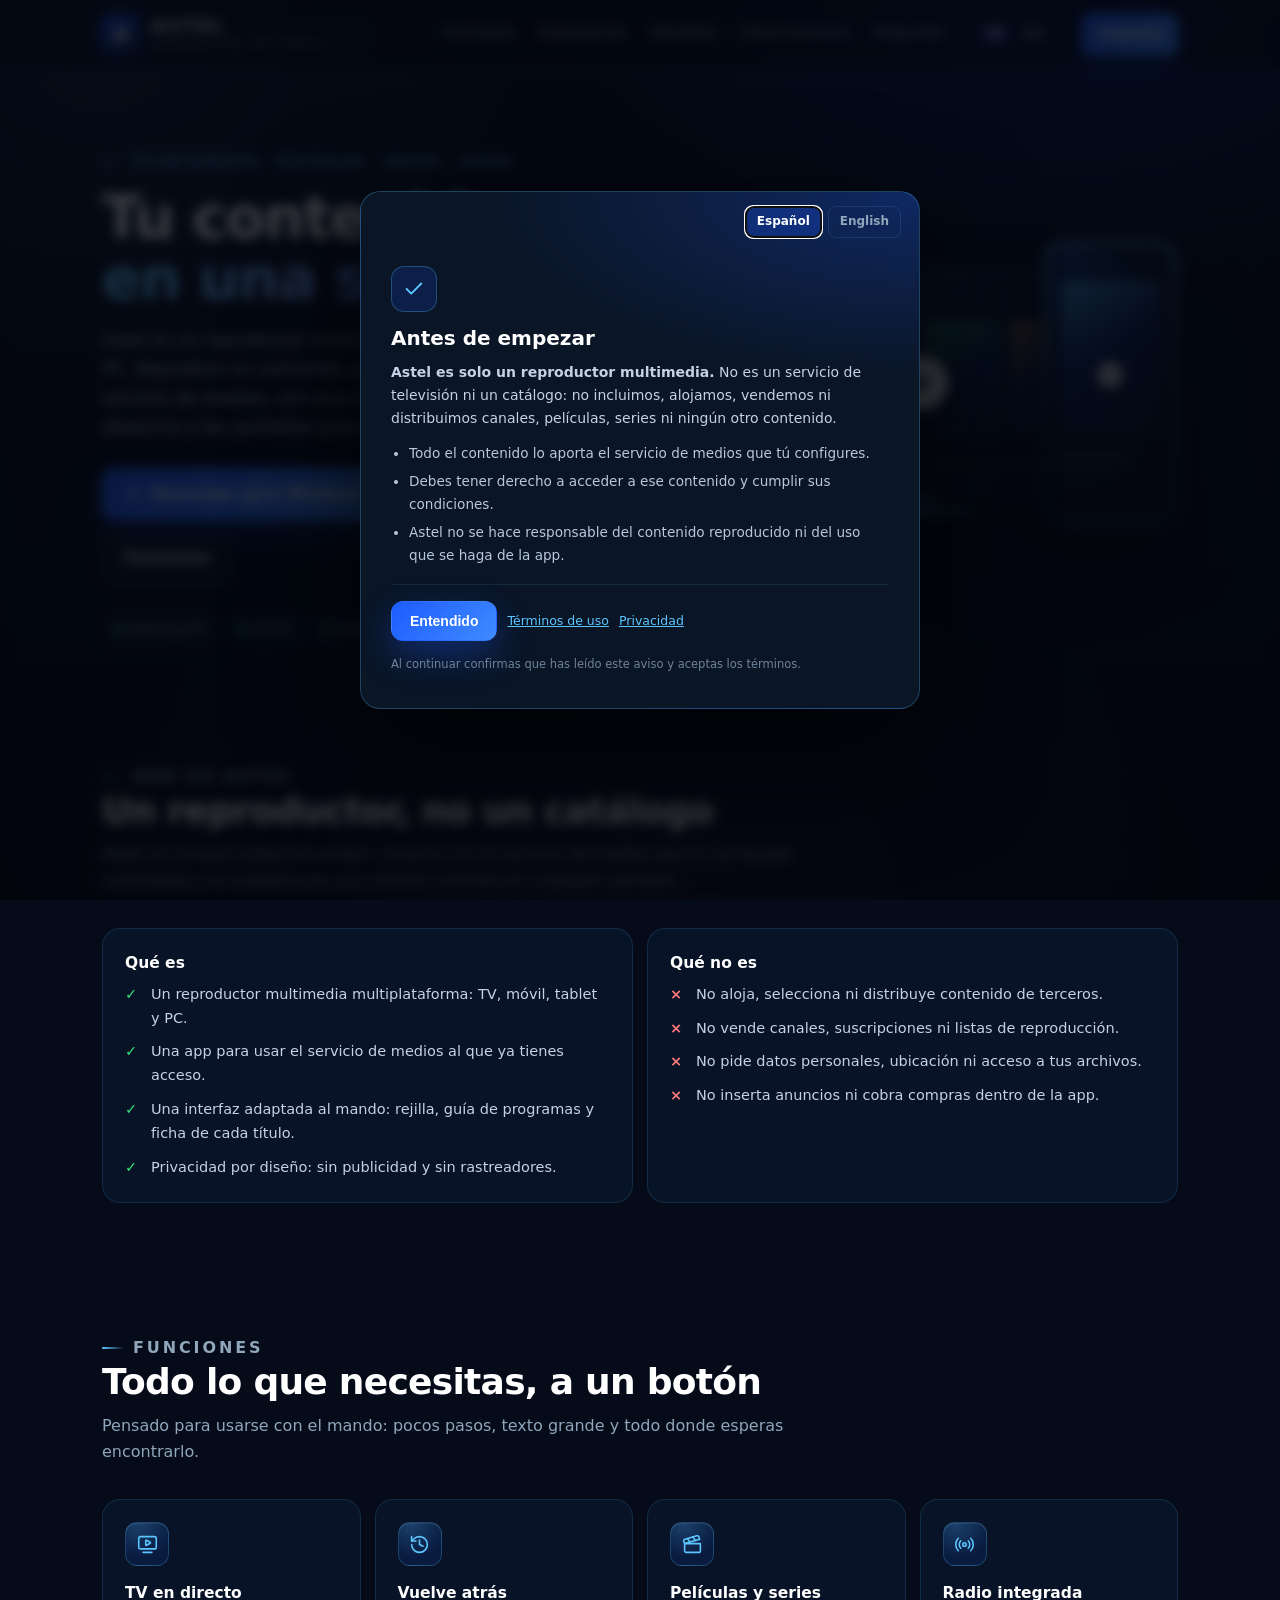
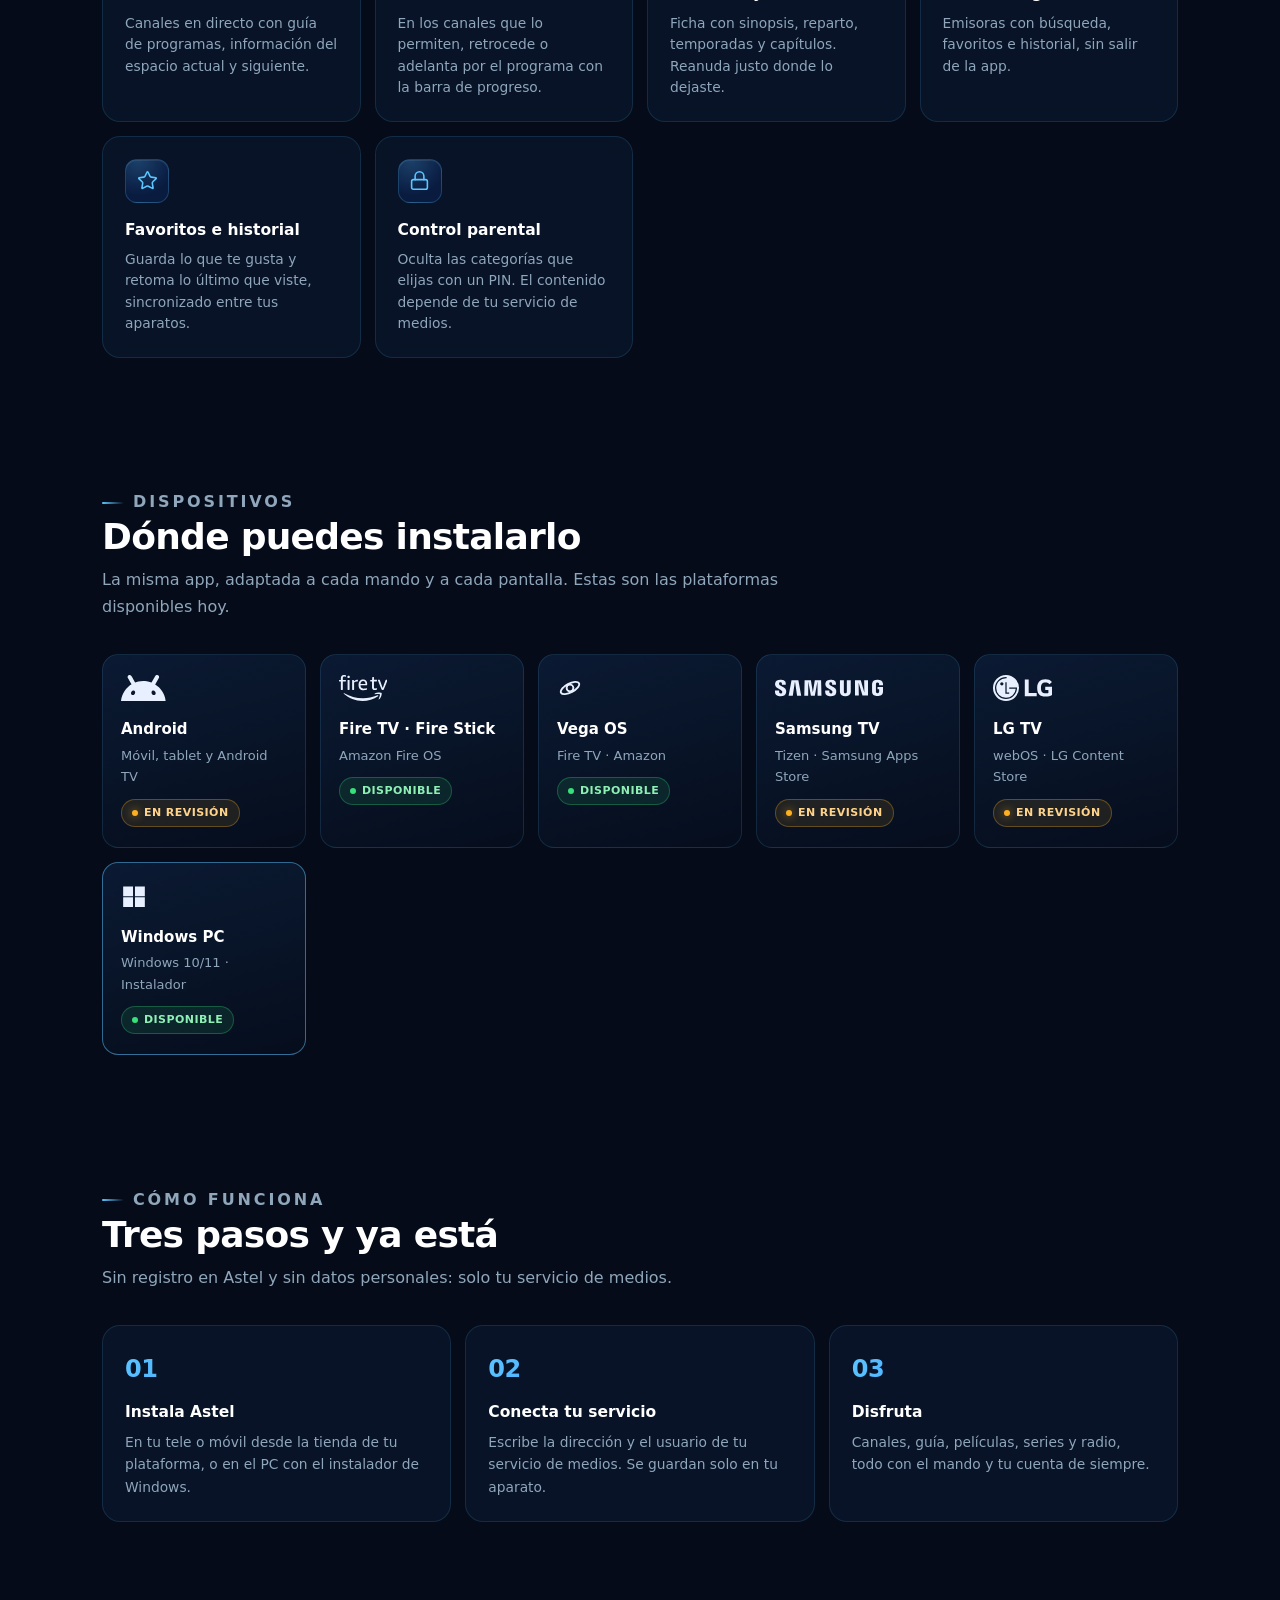
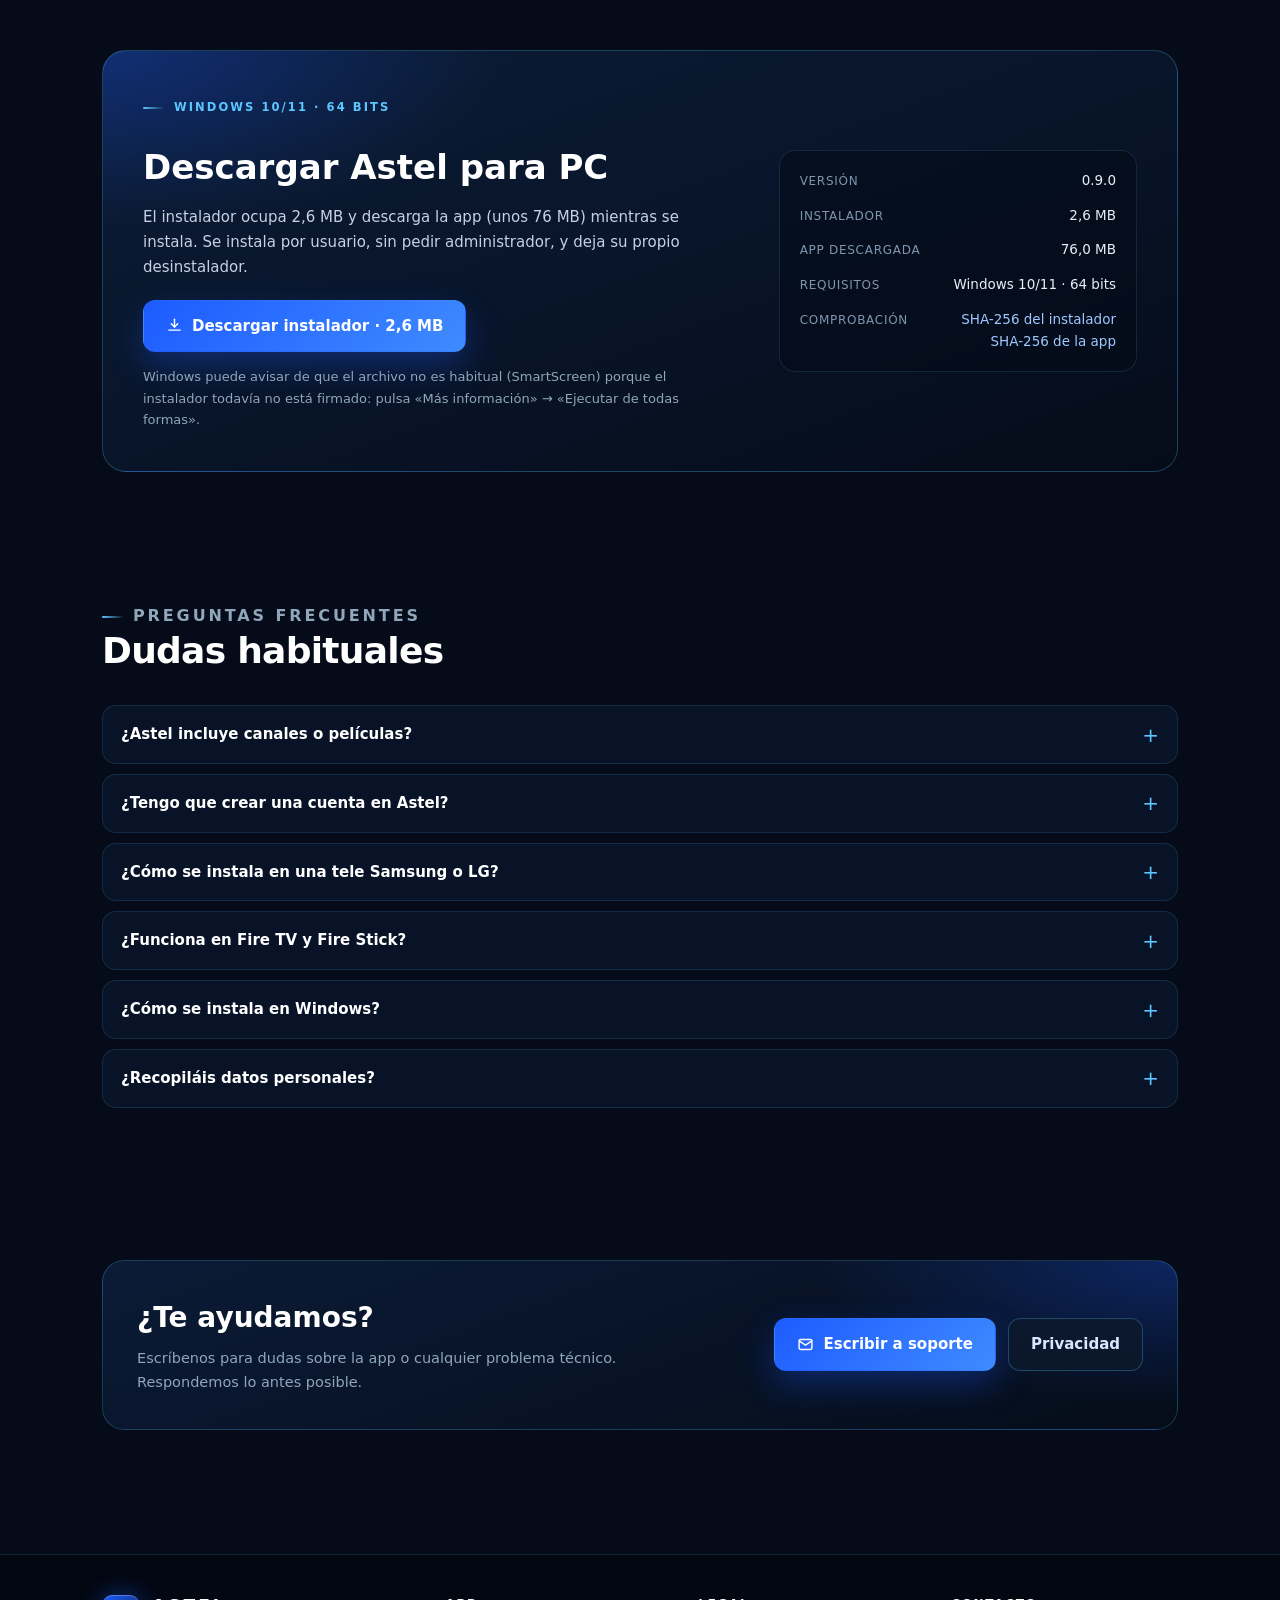
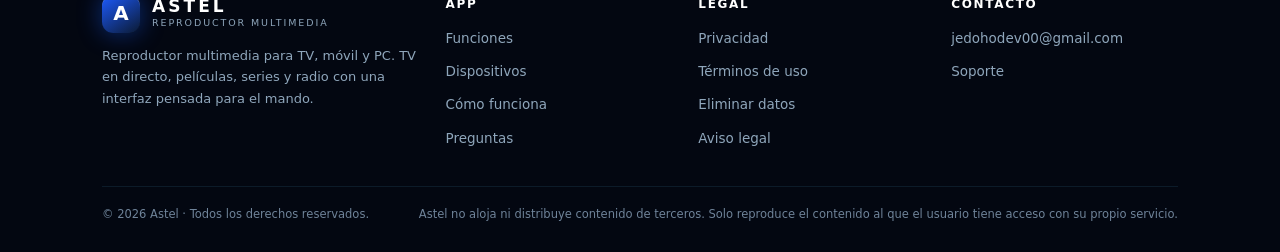
<file: index.html>
<!doctype html>
<html lang="es">
<head>
<meta charset="utf-8">
<meta name="viewport" content="width=device-width, initial-scale=1">
<title>Astel · Reproductor multimedia para TV, móvil y PC</title>
<meta name="description" content="Astel es un reproductor multimedia para Samsung TV, LG, Android, Fire TV (Fire OS y Vega OS) y Windows. TV en directo, películas, series y radio con una interfaz pensada para el mando a distancia.">
<meta name="theme-color" content="#050B18">
<link rel="icon" href="data:image/svg+xml,%3Csvg xmlns='http://www.w3.org/2000/svg' viewBox='0 0 64 64'%3E%3Cdefs%3E%3ClinearGradient id='g' x1='0' y1='0' x2='1' y2='1'%3E%3Cstop offset='0' stop-color='%231D5BFF'/%3E%3Cstop offset='1' stop-color='%230B1A33'/%3E%3C/linearGradient%3E%3C/defs%3E%3Crect width='64' height='64' rx='16' fill='url(%23g)'/%3E%3Ctext x='32' y='45' font-family='Arial,sans-serif' font-size='38' font-weight='900' fill='%23fff' text-anchor='middle'%3EA%3C/text%3E%3C/svg%3E">
<link rel="stylesheet" href="assets/estilo.css?v=20261116b">
<meta property="og:type" content="website">
<meta property="og:title" content="Astel · Reproductor multimedia">
<meta property="og:description" content="TV en directo, películas, series y radio en Samsung TV, LG, Android, Fire TV y Windows.">
</head>
<body>

<header class="cabecera">
  <div class="wrap">
    <a class="marca" href="index.html" aria-label="Astel, inicio">
      <span class="mark" aria-hidden="true">A</span>
      <span class="marca-texto">
        <b>ASTEL</b>
        <span>Reproductor multimedia</span>
      </span>
    </a>

    <nav class="nav" aria-label="Principal">
      <a href="#funciones">Funciones</a>
      <a href="#dispositivos">Dispositivos</a>
      <a href="#descargar">Windows</a>
      <a href="#como-funciona">Cómo funciona</a>
      <a href="#preguntas">Preguntas</a>
      <span class="idioma" aria-label="Idioma">
        <span class="activo">ES</span>
        <a href="en/index.html" hreflang="en" lang="en">EN</a>
      </span>
      <a class="destacado" href="#contacto">Soporte</a>
    </nav>

    <details class="menu-movil">
      <summary aria-label="Abrir menú">
        Menú
        <svg width="14" height="14" viewBox="0 0 24 24" fill="none" stroke="currentColor" stroke-width="2.2" stroke-linecap="round" aria-hidden="true"><path d="M4 7h16M4 12h16M4 17h16"/></svg>
      </summary>
      <nav aria-label="Principal (móvil)">
        <a href="#funciones"><svg viewBox="0 0 24 24" width="19" height="19" fill="none" stroke="currentColor" stroke-width="1.7" stroke-linecap="round" stroke-linejoin="round" aria-hidden="true"><rect width="20" height="15" x="2" y="7" rx="2" ry="2"/><polyline points="17 2 12 7 7 2"/></svg>Funciones</a>
        <a href="#dispositivos"><svg viewBox="0 0 24 24" width="19" height="19" fill="none" stroke="currentColor" stroke-width="1.7" stroke-linecap="round" stroke-linejoin="round" aria-hidden="true"><path d="M18 8V6a2 2 0 0 0-2-2H4a2 2 0 0 0-2 2v7a2 2 0 0 0 2 2h8"/><path d="M10 19v-3.96 3.15"/><path d="M7 19h5"/><rect width="6" height="10" x="16" y="12" rx="2"/></svg>Dispositivos</a>
        <a href="#como-funciona"><svg viewBox="0 0 24 24" width="19" height="19" fill="none" stroke="currentColor" stroke-width="1.7" stroke-linecap="round" stroke-linejoin="round" aria-hidden="true"><circle cx="6" cy="19" r="3"/><path d="M9 19h8.5a3.5 3.5 0 0 0 0-7h-11a3.5 3.5 0 0 1 0-7H15"/><circle cx="18" cy="5" r="3"/></svg>Cómo funciona</a>
        <a href="#descargar"><svg viewBox="0 0 24 24" width="19" height="19" fill="none" stroke="currentColor" stroke-width="1.7" stroke-linecap="round" stroke-linejoin="round" aria-hidden="true"><path d="M12 3v11"/><path d="M7.5 9.5 12 14l4.5-4.5"/><path d="M4 18.5h16"/></svg>Windows</a>
        <a href="#preguntas"><svg viewBox="0 0 24 24" width="19" height="19" fill="none" stroke="currentColor" stroke-width="1.7" stroke-linecap="round" stroke-linejoin="round" aria-hidden="true"><circle cx="12" cy="12" r="10"/><path d="M9.09 9a3 3 0 0 1 5.83 1c0 2-3 3-3 3"/><path d="M12 17h.01"/></svg>Preguntas</a>
        <a href="#contacto"><svg viewBox="0 0 24 24" width="19" height="19" fill="none" stroke="currentColor" stroke-width="1.7" stroke-linecap="round" stroke-linejoin="round" aria-hidden="true"><circle cx="12" cy="12" r="10"/><path d="m4.93 4.93 4.24 4.24"/><path d="m14.83 9.17 4.24-4.24"/><path d="m14.83 14.83 4.24 4.24"/><path d="m9.17 14.83-4.24 4.24"/><circle cx="12" cy="12" r="4"/></svg>Soporte</a>
        <a href="privacidad.html"><svg viewBox="0 0 24 24" width="19" height="19" fill="none" stroke="currentColor" stroke-width="1.7" stroke-linecap="round" stroke-linejoin="round" aria-hidden="true"><path d="M20 13c0 5-3.5 7.5-7.66 8.95a1 1 0 0 1-.67-.01C7.5 20.5 4 18 4 13V6a1 1 0 0 1 1-1c2 0 4.5-1.2 6.24-2.72a1.17 1.17 0 0 1 1.52 0C14.51 3.81 17 5 19 5a1 1 0 0 1 1 1z"/><path d="m9 12 2 2 4-4"/></svg>Privacidad</a>
        <a href="terminos.html"><svg viewBox="0 0 24 24" width="19" height="19" fill="none" stroke="currentColor" stroke-width="1.7" stroke-linecap="round" stroke-linejoin="round" aria-hidden="true"><path d="M15 2H6a2 2 0 0 0-2 2v16a2 2 0 0 0 2 2h12a2 2 0 0 0 2-2V7Z"/><path d="M14 2v4a2 2 0 0 0 2 2h4"/><path d="M10 9H8"/><path d="M16 13H8"/><path d="M16 17H8"/></svg>Términos</a>
        <span class="idioma" aria-label="Idioma">
          <span class="activo">ES</span>
          <a href="en/index.html" hreflang="en" lang="en">EN</a>
        </span>
      </nav>
    </details>
  </div>
</header>

<main>

  <!-- ===================================================== portada -->
  <section class="hero wrap">
    <div>
      <p class="kicker">TV en directo · Películas · Series · Radio</p>
      <h1>Tu contenido,<br><span class="degradado">en una sola app.</span></h1>
      <p class="entradilla">
        Astel es un reproductor multimedia para televisores, móviles y PC.
        Reproduce el contenido al que ya tienes acceso con tu servicio de medios,
        con una interfaz pensada para el mando a distancia y las pantallas grandes.
      </p>

      <div class="acciones">
        <a class="btn" href="descargas/Astel-Setup-0.9.0-lite.exe" rel="noopener">
          <svg viewBox="0 0 24 24" fill="none" stroke="currentColor" stroke-width="2" stroke-linecap="round" stroke-linejoin="round" aria-hidden="true"><path d="M12 3v11"/><path d="M7.5 9.5 12 14l4.5-4.5"/><path d="M4 18.5h16"/></svg>
          Descargar para Windows
        </a>
        <a class="btn alt" href="#dispositivos">Ver dispositivos</a>
        <a class="btn alt" href="#funciones">Funciones</a>
      </div>

      <div class="sellos" aria-label="Disponible en">
        <span class="sello">Samsung TV</span>
        <span class="sello">LG TV</span>
        <span class="sello">Android</span>
        <span class="sello">Fire TV</span>
        <span class="sello">Windows</span>
      </div>
    </div>

    <div class="hero-dispositivos" aria-hidden="true">
      <div class="maqueta">
      <div class="pantalla">
        <div class="franja">
          <span class="punto"></span><span class="punto"></span><span class="punto"></span>
          <span class="titulo">Astel</span>
        </div>
        <div class="rejilla">
          <span class="poster"></span><span class="poster"></span>
          <span class="poster"></span><span class="poster"></span>
        </div>
        <span class="reproducir"></span>
        <div class="barra"><i></i></div>
      </div>
      </div>
      <div class="movil">
        <div class="movil-pantalla">
          <span class="movil-poster"></span>
          <span class="movil-play"></span>
          <span class="movil-linea l1"></span>
          <span class="movil-linea l2"></span>
        </div>
      </div>
    </div>
  </section>

  <!-- ===================================================== que es / no es -->
  <section class="seccion wrap" id="que-es">
    <div class="seccion-cabecera">
      <p class="kicker">Qué es Astel</p>
      <h2>Un reproductor, no un catálogo</h2>
      <p>Astel no incluye contenido propio: conecta con el servicio de medios que tú ya tengas contratado y lo muestra con una interfaz cómoda en cualquier pantalla.</p>
    </div>

    <div class="duo">
      <div class="tarjeta">
        <b>Qué es</b>
        <ul class="lista si">
          <li>Un reproductor multimedia multiplataforma: TV, móvil, tablet y PC.</li>
          <li>Una app para usar el servicio de medios al que ya tienes acceso.</li>
          <li>Una interfaz adaptada al mando: rejilla, guía de programas y ficha de cada título.</li>
          <li>Privacidad por diseño: sin publicidad y sin rastreadores.</li>
        </ul>
      </div>
      <div class="tarjeta">
        <b>Qué no es</b>
        <ul class="lista no">
          <li>No aloja, selecciona ni distribuye contenido de terceros.</li>
          <li>No vende canales, suscripciones ni listas de reproducción.</li>
          <li>No pide datos personales, ubicación ni acceso a tus archivos.</li>
          <li>No inserta anuncios ni cobra compras dentro de la app.</li>
        </ul>
      </div>
    </div>
  </section>

  <!-- ===================================================== funciones -->
  <section class="seccion wrap" id="funciones">
    <div class="seccion-cabecera">
      <p class="kicker">Funciones</p>
      <h2>Todo lo que necesitas, a un botón</h2>
      <p>Pensado para usarse con el mando: pocos pasos, texto grande y todo donde esperas encontrarlo.</p>
    </div>

    <div class="rejilla">
      <article class="tarjeta">
        <span class="icono"><svg viewBox="0 0 24 24" fill="none" stroke="currentColor" stroke-width="1.8" stroke-linecap="round" stroke-linejoin="round"><path d="M15.033 9.44a.647.647 0 0 1 0 1.12l-4.065 2.352a.645.645 0 0 1-.968-.56V7.648a.645.645 0 0 1 .967-.56z"/><path d="M7 21h10"/><rect width="20" height="14" x="2" y="3" rx="2"/></svg></span>
        <h3>TV en directo</h3>
        <p>Canales en directo con guía de programas, información del espacio actual y siguiente.</p>
      </article>

      <article class="tarjeta">
        <span class="icono"><svg viewBox="0 0 24 24" fill="none" stroke="currentColor" stroke-width="1.8" stroke-linecap="round" stroke-linejoin="round"><path d="M3 12a9 9 0 1 0 9-9 9.75 9.75 0 0 0-6.74 2.74L3 8"/><path d="M3 3v5h5"/><path d="M12 7v5l4 2"/></svg></span>
        <h3>Vuelve atrás</h3>
        <p>En los canales que lo permiten, retrocede o adelanta por el programa con la barra de progreso.</p>
      </article>

      <article class="tarjeta">
        <span class="icono"><svg viewBox="0 0 24 24" fill="none" stroke="currentColor" stroke-width="1.8" stroke-linecap="round" stroke-linejoin="round"><path d="m12.296 3.464 3.02 3.956"/><path d="M20.2 6 3 11l-.9-2.4c-.3-1.1.3-2.2 1.3-2.5l13.5-4c1.1-.3 2.2.3 2.5 1.3z"/><path d="M3 11h18v8a2 2 0 0 1-2 2H5a2 2 0 0 1-2-2z"/><path d="m6.18 5.276 3.1 3.899"/></svg></span>
        <h3>Películas y series</h3>
        <p>Ficha con sinopsis, reparto, temporadas y capítulos. Reanuda justo donde lo dejaste.</p>
      </article>

      <article class="tarjeta">
        <span class="icono"><svg viewBox="0 0 24 24" fill="none" stroke="currentColor" stroke-width="1.8" stroke-linecap="round" stroke-linejoin="round"><path d="M16.247 7.761a6 6 0 0 1 0 8.478"/><path d="M19.075 4.933a10 10 0 0 1 0 14.134"/><path d="M4.925 19.067a10 10 0 0 1 0-14.134"/><path d="M7.753 16.239a6 6 0 0 1 0-8.478"/><circle cx="12" cy="12" r="2"/></svg></span>
        <h3>Radio integrada</h3>
        <p>Emisoras con búsqueda, favoritos e historial, sin salir de la app.</p>
      </article>

      <article class="tarjeta">
        <span class="icono"><svg viewBox="0 0 24 24" fill="none" stroke="currentColor" stroke-width="1.8" stroke-linecap="round" stroke-linejoin="round"><path d="M11.525 2.295a.53.53 0 0 1 .95 0l2.31 4.679a2.123 2.123 0 0 0 1.595 1.16l5.166.756a.53.53 0 0 1 .294.904l-3.736 3.638a2.123 2.123 0 0 0-.611 1.878l.882 5.14a.53.53 0 0 1-.771.56l-4.618-2.428a2.122 2.122 0 0 0-1.973 0L6.396 21.01a.53.53 0 0 1-.77-.56l.881-5.139a2.122 2.122 0 0 0-.611-1.879L2.16 9.795a.53.53 0 0 1 .294-.906l5.165-.755a2.122 2.122 0 0 0 1.597-1.16z"/></svg></span>
        <h3>Favoritos e historial</h3>
        <p>Guarda lo que te gusta y retoma lo último que viste, sincronizado entre tus aparatos.</p>
      </article>

      <article class="tarjeta">
        <span class="icono"><svg viewBox="0 0 24 24" fill="none" stroke="currentColor" stroke-width="1.8" stroke-linecap="round" stroke-linejoin="round"><rect width="18" height="11" x="3" y="11" rx="2" ry="2"/><path d="M7 11V7a5 5 0 0 1 10 0v4"/></svg></span>
        <h3>Control parental</h3>
        <p>Oculta las categorías que elijas con un PIN. El contenido depende de tu servicio de medios.</p>
      </article>
    </div>
  </section>

  <!-- ===================================================== dispositivos -->
  <section class="seccion wrap" id="dispositivos">
    <div class="seccion-cabecera">
      <p class="kicker">Dispositivos</p>
      <h2>Dónde puedes instalarlo</h2>
      <p>La misma app, adaptada a cada mando y a cada pantalla. Estas son las plataformas disponibles hoy.</p>
    </div>

    <div class="dispositivos">
      <article class="dispositivo">
        <span class="marca-icono" aria-hidden="true">
          <svg viewBox="0 5.01 24 13.98" role="img"><path d="M18.4395 5.5586c-.675 1.1664-1.352 2.3318-2.0274 3.498-.0366-.0155-.0742-.0286-.1113-.043-1.8249-.6957-3.484-.8-4.42-.787-1.8551.0185-3.3544.4643-4.2597.8203-.084-.1494-1.7526-3.021-2.0215-3.4864a1.1451 1.1451 0 0 0-.1406-.1914c-.3312-.364-.9054-.4859-1.379-.203-.475.282-.7136.9361-.3886 1.5019 1.9466 3.3696-.0966-.2158 1.9473 3.3593.0172.031-.4946.2642-1.3926 1.0177C2.8987 12.176.452 14.772 0 18.9902h24c-.119-1.1108-.3686-2.099-.7461-3.0683-.7438-1.9118-1.8435-3.2928-2.7402-4.1836a12.1048 12.1048 0 0 0-2.1309-1.6875c.6594-1.122 1.312-2.2559 1.9649-3.3848.2077-.3615.1886-.7956-.0079-1.1191a1.1001 1.1001 0 0 0-.8515-.5332c-.5225-.0536-.9392.3128-1.0488.5449zm-.0391 8.461c.3944.5926.324 1.3306-.1563 1.6503-.4799.3197-1.188.0985-1.582-.4941-.3944-.5927-.324-1.3307.1563-1.6504.4727-.315 1.1812-.1086 1.582.4941zM7.207 13.5273c.4803.3197.5506 1.0577.1563 1.6504-.394.5926-1.1038.8138-1.584.4941-.48-.3197-.5503-1.0577-.1563-1.6504.4008-.6021 1.1087-.8106 1.584-.4941z"/></svg>
        </span>
        <b>Android</b>
        <span>Móvil, tablet y Android TV</span>
        <span class="estado revision">En revisión</span>
      </article>

      <article class="dispositivo">
        <span class="marca-icono" aria-hidden="true">
          <svg viewBox="0 5.57 24 12.87" role="img"><path d="M20.196 15.12c.265.337-.294 1.73-.542 2.353-.077.19.085.266.257.123 1.106-.926 1.39-2.867 1.166-3.149-.226-.277-2.16-.516-3.341.314-.183.127-.151.304.05.279.665-.08 2.147-.257 2.41.08m-.858.981c-2.064 1.523-5.056 2.333-7.632 2.333-3.611 0-6.862-1.334-9.322-3.555-.194-.176-.02-.414.21-.28 2.655 1.545 5.939 2.477 9.328 2.477 2.287 0 4.803-.476 7.115-1.458.348-.147.642.231.3.483m2.034-3.155a.388.388 0 0 1-.201-.04c-.041-.026-.087-.1-.133-.225l-1.734-4.355a1.79 1.79 0 0 0-.046-.117.266.266 0 0 1-.023-.108c0-.084.049-.128.146-.128h.58c.098 0 .165.014.205.04.04.026.082.102.127.226l1.344 3.823 1.343-3.823c.046-.124.089-.2.128-.226a.402.402 0 0 1 .205-.04h.54c.1 0 .148.044.148.128a.3.3 0 0 1-.025.108c-.016.04-.032.078-.044.117l-1.727 4.355c-.045.124-.09.199-.132.225a.388.388 0 0 1-.201.04zm-3.644.068c-.929 0-1.392-.463-1.392-1.392V8.739h-.706c-.13 0-.197-.066-.197-.196v-.246a.22.22 0 0 1 .045-.147c.03-.031.086-.055.171-.067l.717-.09.127-1.215c.013-.13.082-.196.207-.196h.41c.13 0 .196.066.196.196v1.196h1.276c.13 0 .195.065.195.197v.372c0 .13-.064.196-.195.196h-1.276v2.834c0 .243.055.411.162.51.108.098.293.147.555.147.124 0 .277-.016.46-.049.099-.02.164-.03.197-.03.052 0 .088.014.108.044.02.03.029.077.029.142v.266a.366.366 0 0 1-.04.19c-.026.043-.078.078-.157.103a3.018 3.018 0 0 1-.892.118m-4.665-2.976c.006-.052.011-.137.011-.255 0-.399-.094-.698-.28-.901-.186-.204-.46-.306-.818-.306-.412 0-.732.123-.962.369-.228.245-.36.61-.392 1.093zm-.942 3.07c-.803 0-1.411-.222-1.824-.667-.412-.444-.616-1.102-.616-1.972 0-.83.204-1.475.616-1.937.413-.46.988-.691 1.728-.691.62 0 1.098.176 1.432.524.332.351.5.846.5 1.487 0 .21-.017.422-.05.638-.014.077-.034.13-.064.156-.029.027-.077.04-.142.04h-3.08c.013.563.154.977.418 1.245.265.268.674.403 1.23.403.196 0 .385-.014.564-.04a5.04 5.04 0 0 0 .682-.166l.117-.035a.284.284 0 0 1 .09-.016c.085 0 .125.06.125.177v.276c0 .085-.012.144-.037.18a.441.441 0 0 1-.167.114 3.38 3.38 0 0 1-.701.205 4.236 4.236 0 0 1-.82.079m-5.424-.147c-.13 0-.195-.066-.195-.197v-4.58c0-.13.064-.195.195-.195h.432c.064 0 .116.012.153.039.036.025.06.076.072.146l.07.55c.176-.19.343-.34.499-.452a1.725 1.725 0 0 1 1.02-.323c.079 0 .158.003.235.01.112.014.168.072.168.176v.53c0 .117-.058.177-.178.177-.058 0-.114-.004-.17-.01a1.638 1.638 0 0 0-.18-.01c-.524 0-.973.157-1.346.47v3.472c0 .131-.066.197-.195.197zm-2.249 0c-.13 0-.196-.066-.196-.197v-4.58c0-.13.066-.195.196-.195h.579c.13 0 .195.064.195.195v4.58c0 .131-.065.197-.195.197zm.295-5.856c-.19 0-.339-.054-.447-.16a.581.581 0 0 1-.161-.428c0-.176.054-.318.16-.426.11-.109.257-.163.448-.163.189 0 .337.054.446.163.107.108.16.25.16.426a.581.581 0 0 1-.16.427.608.608 0 0 1-.446.161m-3.625 5.856c-.132 0-.197-.066-.197-.197v-4.01H.195c-.13 0-.195-.066-.195-.197v-.245c0-.065.014-.114.043-.147.03-.033.088-.055.173-.07l.705-.087v-.804c0-1.091.523-1.638 1.57-1.638.248 0 .51.036.784.109.072.019.122.047.152.088.029.038.044.107.044.205v.255c0 .124-.048.186-.148.186-.058 0-.14-.01-.248-.029-.11-.02-.23-.03-.369-.03-.3 0-.51.057-.633.172-.121.115-.181.303-.181.564v.903h1.324c.131 0 .197.064.197.195v.373c0 .13-.066.197-.197.197H1.892v4.01c0 .131-.065.197-.196.197Z"/></svg>
        </span>
        <b>Fire TV · Fire Stick</b>
        <span>Amazon Fire OS</span>
        <span class="estado">Disponible</span>
      </article>

      <!-- Fire TV con Vega OS (mismo icono que index2.html) -->
      <article class="dispositivo">
        <span class="marca-icono" aria-hidden="true">
          <svg viewBox="0 0 24 24" role="img" style="fill:none;stroke:currentColor;stroke-width:1.7;stroke-linecap:round;stroke-linejoin:round"><circle cx="12" cy="12" r="3.1"/><ellipse cx="12" cy="12" rx="9.4" ry="4.1" transform="rotate(-28 12 12)"/></svg>
        </span>
        <b>Vega OS</b>
        <span>Fire TV · Amazon</span>
        <span class="estado">Disponible</span>
      </article>

      <article class="dispositivo">
        <span class="marca-icono" aria-hidden="true">
          <svg class="largo" viewBox="0 10.17 24 3.67" role="img"><path d="M19.8166 10.2808l.0459 2.6934h-.023l-.7793-2.6934h-1.2837v3.3925h.8481l-.0458-2.785h.023l.8366 2.785h1.2264v-3.3925zm-16.149 0l-.6418 3.427h.9284l.4699-3.1175h.0229l.4585 3.1174h.9169l-.6304-3.4269zm5.1805 0l-.424 2.6132h-.023l-.424-2.6132H6.5788l-.0688 3.427h.8596l.023-3.0832h.0114l.573 3.0831h.8711l.5731-3.083h.023l.0228 3.083h.8596l-.0802-3.4269zm-7.2664 2.4527c.0343.0802.0229.1949.0114.2522-.0229.1146-.1031.2292-.3324.2292-.2177 0-.3438-.126-.3438-.3095v-.3323H0v.2636c0 .7679.6074.9971 1.2493.9971.6189 0 1.1346-.2178 1.2149-.7794.0458-.298.0114-.4928 0-.5616-.1605-.722-1.467-.9283-1.5588-1.3295-.0114-.0688-.0114-.1375 0-.1834.023-.1146.1032-.2292.3095-.2292.2063 0 .321.126.321.3095v.2063h.8595v-.2407c0-.745-.6762-.8596-1.1576-.8596-.6074 0-1.1117.2063-1.2034.7564-.023.149-.0344.2866.0114.4585.1376.7106 1.364.9169 1.5358 1.3524m11.152 0c.0343.0803.0228.1834.0114.2522-.023.1146-.1032.2292-.3324.2292-.2178 0-.3438-.126-.3438-.3095v-.3323h-.917v.2636c0 .7564.596.9857 1.2379.9857.6189 0 1.1232-.2063 1.2034-.7794.0459-.298.0115-.4814 0-.5616-.1375-.7106-1.4327-.9284-1.5243-1.318-.0115-.0688-.0115-.1376 0-.1835.0229-.1146.1031-.2292.3094-.2292.1948 0 .321.126.321.3095v.2063h.848v-.2407c0-.745-.6647-.8596-1.146-.8596-.6075 0-1.1004.1948-1.192.7564-.023.149-.023.2866.0114.4585.1376.7106 1.341.9054 1.513 1.3524m2.8882.4585c.2407 0 .3094-.1605.3323-.2522.0115-.0343.0115-.0917.0115-.126v-2.533h.871v2.4642c0 .0688 0 .1948-.0114.2292-.0573.6419-.5616.8482-1.192.8482-.6303 0-1.1346-.2063-1.192-.8482 0-.0344-.0114-.1604-.0114-.2292v-2.4642h.871v2.533c0 .0458 0 .0916.0115.126 0 .0917.0688.2522.3095.2522m7.1518-.0344c.2522 0 .3324-.1605.3553-.2522.0115-.0343.0115-.0917.0115-.126v-.4929h-.3553v-.5043H24v.917c0 .0687 0 .1145-.0115.2292-.0573.6303-.596.8481-1.2034.8481-.6075 0-1.1461-.2178-1.2034-.8481-.0115-.1147-.0115-.1605-.0115-.2293v-1.444c0-.0574.0115-.172.0115-.2293.0802-.6419.596-.8482 1.2034-.8482s1.1347.2063 1.2034.8482c.0115.1031.0115.2292.0115.2292v.1146h-.8596v-.1948s0-.0803-.0115-.1261c-.0114-.0802-.0802-.2521-.3438-.2521-.2521 0-.321.1604-.3438.2521-.0115.0458-.0115.1032-.0115.1605v1.5702c0 .0458 0 .0916.0115.126 0 .0917.0917.2522.3323.2522"/></svg>
        </span>
        <b>Samsung TV</b>
        <span>Tizen · Samsung Apps Store</span>
        <span class="estado revision">En revisión</span>
      </article>

      <article class="dispositivo">
        <span class="marca-icono" aria-hidden="true">
          <svg viewBox="0 6.71 24 10.58" role="img"><path d="M14.522 14.078h3.27v1.33h-4.847v-6.83h1.577v5.5zm6.74-1.274h1.284v1.195c-.236.09-.698.18-1.137.18-1.42 0-1.893-.721-1.893-2.186 0-1.398.45-2.221 1.869-2.221.791 0 1.24.248 1.612.722l.982-.903c-.6-.855-1.646-1.114-2.629-1.114-2.208 0-3.368 1.205-3.368 3.504 0 2.288 1.047 3.528 3.358 3.528 1.06 0 2.096-.27 2.66-.665V11.53h-2.739v1.274zM5.291 6.709a5.29 5.29 0 1 1 0 10.582 5.291 5.291 0 1 1 0-10.582m3.16 8.457a4.445 4.445 0 0 0 1.31-3.161v-.242l-.22.001H6.596v.494h2.662l-.001.015a3.985 3.985 0 0 1-3.965 3.708 3.95 3.95 0 0 1-2.811-1.165 3.952 3.952 0 0 1-1.164-2.811c0-1.061.414-2.059 1.164-2.81a3.951 3.951 0 0 1 2.81-1.164l.252.003v-.495l-.251-.003a4.475 4.475 0 0 0-4.47 4.469c0 1.194.465 2.316 1.309 3.161a4.444 4.444 0 0 0 3.16 1.31 4.444 4.444 0 0 0 3.162-1.31m-2.91-1.297V9.644H5.04v4.72h1.556v-.495H5.543zm-1.265-3.552a.676.676 0 1 0-.675.674.676.676 0 0 0 .675-.674"/></svg>
        </span>
        <b>LG TV</b>
        <span>webOS · LG Content Store</span>
        <span class="estado revision">En revisión</span>
      </article>

      <a class="dispositivo descargable" href="#descargar">
        <span class="marca-icono" aria-hidden="true">
          <svg viewBox="0 0 24 24" role="img"><path d="M2 3.2h9.1v9.1H2zM12.9 3.2H22v9.1h-9.1zM2 13.1h9.1v9.1H2zM12.9 13.1H22v9.1h-9.1z"/></svg>
        </span>
        <b>Windows PC</b>
        <span>Windows 10/11 · Instalador</span>
        <span class="estado">Disponible</span>
      </a>
    </div>
  </section>

  <!-- ===================================================== como funciona -->
  <section class="seccion wrap" id="como-funciona">
    <div class="seccion-cabecera">
      <p class="kicker">Cómo funciona</p>
      <h2>Tres pasos y ya está</h2>
      <p>Sin registro en Astel y sin datos personales: solo tu servicio de medios.</p>
    </div>

    <div class="pasos">
      <article class="paso">
        <b>Instala Astel</b>
        <span>En tu tele o móvil desde la tienda de tu plataforma, o en el PC con el instalador de Windows.</span>
      </article>
      <article class="paso">
        <b>Conecta tu servicio</b>
        <span>Escribe la dirección y el usuario de tu servicio de medios. Se guardan solo en tu aparato.</span>
      </article>
      <article class="paso">
        <b>Disfruta</b>
        <span>Canales, guía, películas, series y radio, todo con el mando y tu cuenta de siempre.</span>
      </article>
    </div>
  </section>

  <!-- ===================================================== descargar -->
  <section class="seccion wrap" id="descargar">
    <div class="descarga">
      <div class="descarga-texto">
        <p class="kicker">Windows 10/11 · 64 bits</p>
        <h2>Descargar Astel para PC</h2>
        <p class="descarga-intro">El instalador ocupa 2,6 MB y descarga la app (unos 76 MB) mientras se instala. Se instala por usuario, sin pedir administrador, y deja su propio desinstalador.</p>

        <div class="acciones">
          <a class="btn" href="descargas/Astel-Setup-0.9.0-lite.exe" rel="noopener">
            <svg viewBox="0 0 24 24" fill="none" stroke="currentColor" stroke-width="2" stroke-linecap="round" stroke-linejoin="round" aria-hidden="true"><path d="M12 3v11"/><path d="M7.5 9.5 12 14l4.5-4.5"/><path d="M4 18.5h16"/></svg>
            Descargar instalador · 2,6 MB
          </a>
        </div>

        <p class="descarga-nota">Windows puede avisar de que el archivo no es habitual (SmartScreen) porque el instalador todavía no está firmado: pulsa «Más información» → «Ejecutar de todas formas».</p>
      </div>

      <dl class="descarga-datos">
        <div><dt>Versión</dt><dd>0.9.0</dd></div>
        <div><dt>Instalador</dt><dd>2,6 MB</dd></div>
        <div><dt>App descargada</dt><dd>76,0 MB</dd></div>
        <div><dt>Requisitos</dt><dd>Windows 10/11 · 64 bits</dd></div>
        <div><dt>Comprobación</dt><dd>
          <a href="descargas/Astel-Setup-0.9.0-lite.exe.sha256">SHA-256 del instalador</a><br>
          <a href="https://update.apppilot.top/WS/Astel-0.9.0.7z.sha256">SHA-256 de la app</a>
        </dd></div>
      </dl>
    </div>
  </section>

  <!-- ===================================================== preguntas -->
  <section class="seccion wrap" id="preguntas">
    <div class="seccion-cabecera">
      <p class="kicker">Preguntas frecuentes</p>
      <h2>Dudas habituales</h2>
    </div>

    <div class="faq">
      <details>
        <summary>¿Astel incluye canales o películas?</summary>
        <p>No. Astel es solo el reproductor: el contenido lo pone el servicio de medios que tú configures. No vendemos ni distribuimos listas, canales ni suscripciones.</p>
      </details>

      <details>
        <summary>¿Tengo que crear una cuenta en Astel?</summary>
        <p>No hay registro. La app usa la cuenta de tu servicio de medios, que se guarda en el almacenamiento privado del aparato y no se envía a Astel.</p>
      </details>

      <details>
        <summary>¿Cómo se instala en una tele Samsung o LG?</summary>
        <p>En Samsung y en LG se instala desde la tienda de aplicaciones de la propia tele (Samsung Apps y LG Content Store).</p>
      </details>

      <details>
        <summary>¿Funciona en Fire TV y Fire Stick?</summary>
        <p>Sí: en dispositivos Fire OS y en los nuevos Fire TV con Vega OS. La interfaz cambia sola al modo TV y se maneja con el mando del Fire.</p>
      </details>

      <details>
        <summary>¿Cómo se instala en Windows?</summary>
        <p>Descarga el instalador y ejecútalo: la app se baja durante la instalación y queda en el menú Inicio, sin pedir administrador. Si Windows muestra un aviso de SmartScreen, pulsa «Más información» → «Ejecutar de todas formas».</p>
      </details>

      <details>
        <summary>¿Recopiláis datos personales?</summary>
        <p>No pedimos nombre, correo, teléfono ni ubicación. Solo se sincronizan favoritos, historial y progreso, asociados al usuario de tu servicio y a un identificador aleatorio del aparato. Puedes borrarlo cuando quieras.</p>
      </details>
    </div>
  </section>

  <!-- ===================================================== contacto -->
  <section class="seccion wrap" id="contacto">
    <div class="contacto">
      <div>
        <h2>¿Te ayudamos?</h2>
        <p>Escríbenos para dudas sobre la app o cualquier problema técnico. Respondemos lo antes posible.</p>
      </div>
      <div class="acciones">
        <a class="btn" href="mailto:jedohodev00@gmail.com?subject=Soporte%20Astel">
          <svg viewBox="0 0 24 24" fill="none" stroke="currentColor" stroke-width="2" stroke-linecap="round" stroke-linejoin="round" aria-hidden="true"><rect x="3" y="5" width="18" height="14" rx="2"/><path d="M3 7l9 6 9-6"/></svg>
          Escribir a soporte
        </a>
        <a class="btn alt" href="privacidad.html">Privacidad</a>
      </div>
    </div>
  </section>

</main>

<footer class="pie">
  <div class="wrap">
    <div class="pie-rejilla">
      <div>
        <a class="marca" href="index.html" aria-label="Astel, inicio">
          <span class="mark" aria-hidden="true">A</span>
          <span class="marca-texto"><b>ASTEL</b><span>Reproductor multimedia</span></span>
        </a>
        <p>Reproductor multimedia para TV, móvil y PC. TV en directo, películas, series y radio con una interfaz pensada para el mando.</p>
      </div>

      <div>
        <h4>App</h4>
        <ul>
          <li><a href="#funciones">Funciones</a></li>
          <li><a href="#dispositivos">Dispositivos</a></li>
          <li><a href="#como-funciona">Cómo funciona</a></li>
          <li><a href="#preguntas">Preguntas</a></li>
        </ul>
      </div>

      <div>
        <h4>Legal</h4>
        <ul>
          <li><a href="privacidad.html">Privacidad</a></li>
          <li><a href="terminos.html">Términos de uso</a></li>
          <li><a href="eliminar-datos.html">Eliminar datos</a></li>
          <li><button type="button" class="enlace-boton" data-aviso>Aviso legal</button></li>
        </ul>
      </div>

      <div>
        <h4>Contacto</h4>
        <ul>
          <li><a href="mailto:jedohodev00@gmail.com">jedohodev00@gmail.com</a></li>
          <li><a href="mailto:jedohodev00@gmail.com?subject=Soporte%20Astel">Soporte</a></li>
        </ul>
      </div>
    </div>

    <div class="pie-legal">
      <p>© 2026 Astel · Todos los derechos reservados.</p>
      <p>Astel no aloja ni distribuye contenido de terceros. Solo reproduce el contenido al que el usuario tiene acceso con su propio servicio.</p>
    </div>
  </div>
</footer>

<dialog class="aviso-legal" id="avisoLegal" aria-labelledby="avisoTituloEs">
  <div class="dialog-idioma" role="group" aria-label="Idioma del aviso">
    <button type="button" data-idioma="es" class="activo">Español</button>
    <button type="button" data-idioma="en" lang="en">English</button>
  </div>

  <div class="dialog-cuerpo" data-texto="es">
    <span class="dialog-icono" aria-hidden="true">
      <svg viewBox="0 0 24 24" width="22" height="22" fill="none" stroke="currentColor" stroke-width="2" stroke-linecap="round" stroke-linejoin="round"><path d="M20 6 9 17l-5-5"/></svg>
    </span>
    <h2 id="avisoTituloEs">Antes de empezar</h2>
    <p><strong>Astel es solo un reproductor multimedia.</strong> No es un servicio
    de televisión ni un catálogo: no incluimos, alojamos, vendemos ni distribuimos
    canales, películas, series ni ningún otro contenido.</p>
    <ul>
      <li>Todo el contenido lo aporta el servicio de medios que tú configures.</li>
      <li>Debes tener derecho a acceder a ese contenido y cumplir sus condiciones.</li>
      <li>Astel no se hace responsable del contenido reproducido ni del uso que se haga de la app.</li>
    </ul>
    <div class="dialog-pie">
      <button class="btn" type="button" data-aceptar="es">Entendido</button>
      <a href="terminos.html">Términos de uso</a>
      <a href="privacidad.html">Privacidad</a>
    </div>
    <p class="dialog-nota">Al continuar confirmas que has leído este aviso y aceptas los términos.</p>
  </div>

  <div class="dialog-cuerpo" data-texto="en" hidden lang="en">
    <span class="dialog-icono" aria-hidden="true">
      <svg viewBox="0 0 24 24" width="22" height="22" fill="none" stroke="currentColor" stroke-width="2" stroke-linecap="round" stroke-linejoin="round"><path d="M20 6 9 17l-5-5"/></svg>
    </span>
    <h2>Before you start</h2>
    <p><strong>Astel is only a media player.</strong> It is not a TV service or a
    catalogue: we do not include, host, sell or distribute channels, movies,
    series or any other content.</p>
    <ul>
      <li>All content is provided by the media service you configure.</li>
      <li>You must have the right to access that content and comply with its terms.</li>
      <li>Astel is not responsible for the content played or for how the app is used.</li>
    </ul>
    <div class="dialog-pie">
      <button class="btn" type="button" data-aceptar="en">Continue in English</button>
      <a href="en/terms.html" hreflang="en">Terms of use</a>
      <a href="en/privacy.html" hreflang="en">Privacy</a>
    </div>
    <p class="dialog-nota">By continuing you confirm that you have read this notice and accept the terms.</p>
  </div>
</dialog>

<script>
(function () {
  var d = document.getElementById('avisoLegal');
  if (!d) return;
  var CLAVE = 'astel_aviso_legal_v1';
  var enIngles = location.pathname.indexOf('/en/') >= 0;

  function pintar(l) {
    d.querySelectorAll('[data-texto]').forEach(function (el) {
      el.hidden = el.getAttribute('data-texto') !== l;
    });
    d.querySelectorAll('[data-idioma]').forEach(function (b) {
      b.classList.toggle('activo', b.getAttribute('data-idioma') === l);
    });
  }

  function abrir(l) {
    pintar(l || (enIngles ? 'en' : 'es'));
    try { if (!d.open) d.showModal(); } catch (e) { d.setAttribute('open', ''); }
  }

  function cerrar() {
    try { d.close(); } catch (e) { d.removeAttribute('open'); }
  }

  var visto = false;
  try { visto = localStorage.getItem(CLAVE) === '1'; } catch (e) {}
  if (!visto) abrir();

  d.querySelectorAll('[data-idioma]').forEach(function (b) {
    b.addEventListener('click', function () { pintar(b.getAttribute('data-idioma')); });
  });

  d.querySelectorAll('[data-aceptar]').forEach(function (b) {
    b.addEventListener('click', function () {
      try { localStorage.setItem(CLAVE, '1'); } catch (e) {}
      var l = b.getAttribute('data-aceptar');
      if (l !== (enIngles ? 'en' : 'es')) {
        location.href = (l === 'en') ? (enIngles ? 'index.html' : 'en/index.html') : (enIngles ? '../index.html' : 'index.html');
        return;
      }
      cerrar();
    });
  });

  document.querySelectorAll('[data-aviso]').forEach(function (b) {
    b.addEventListener('click', function (e) {
      e.preventDefault();
      abrir(enIngles ? 'en' : 'es');
    });
  });
})();
</script>

</body>
</html>
</file>
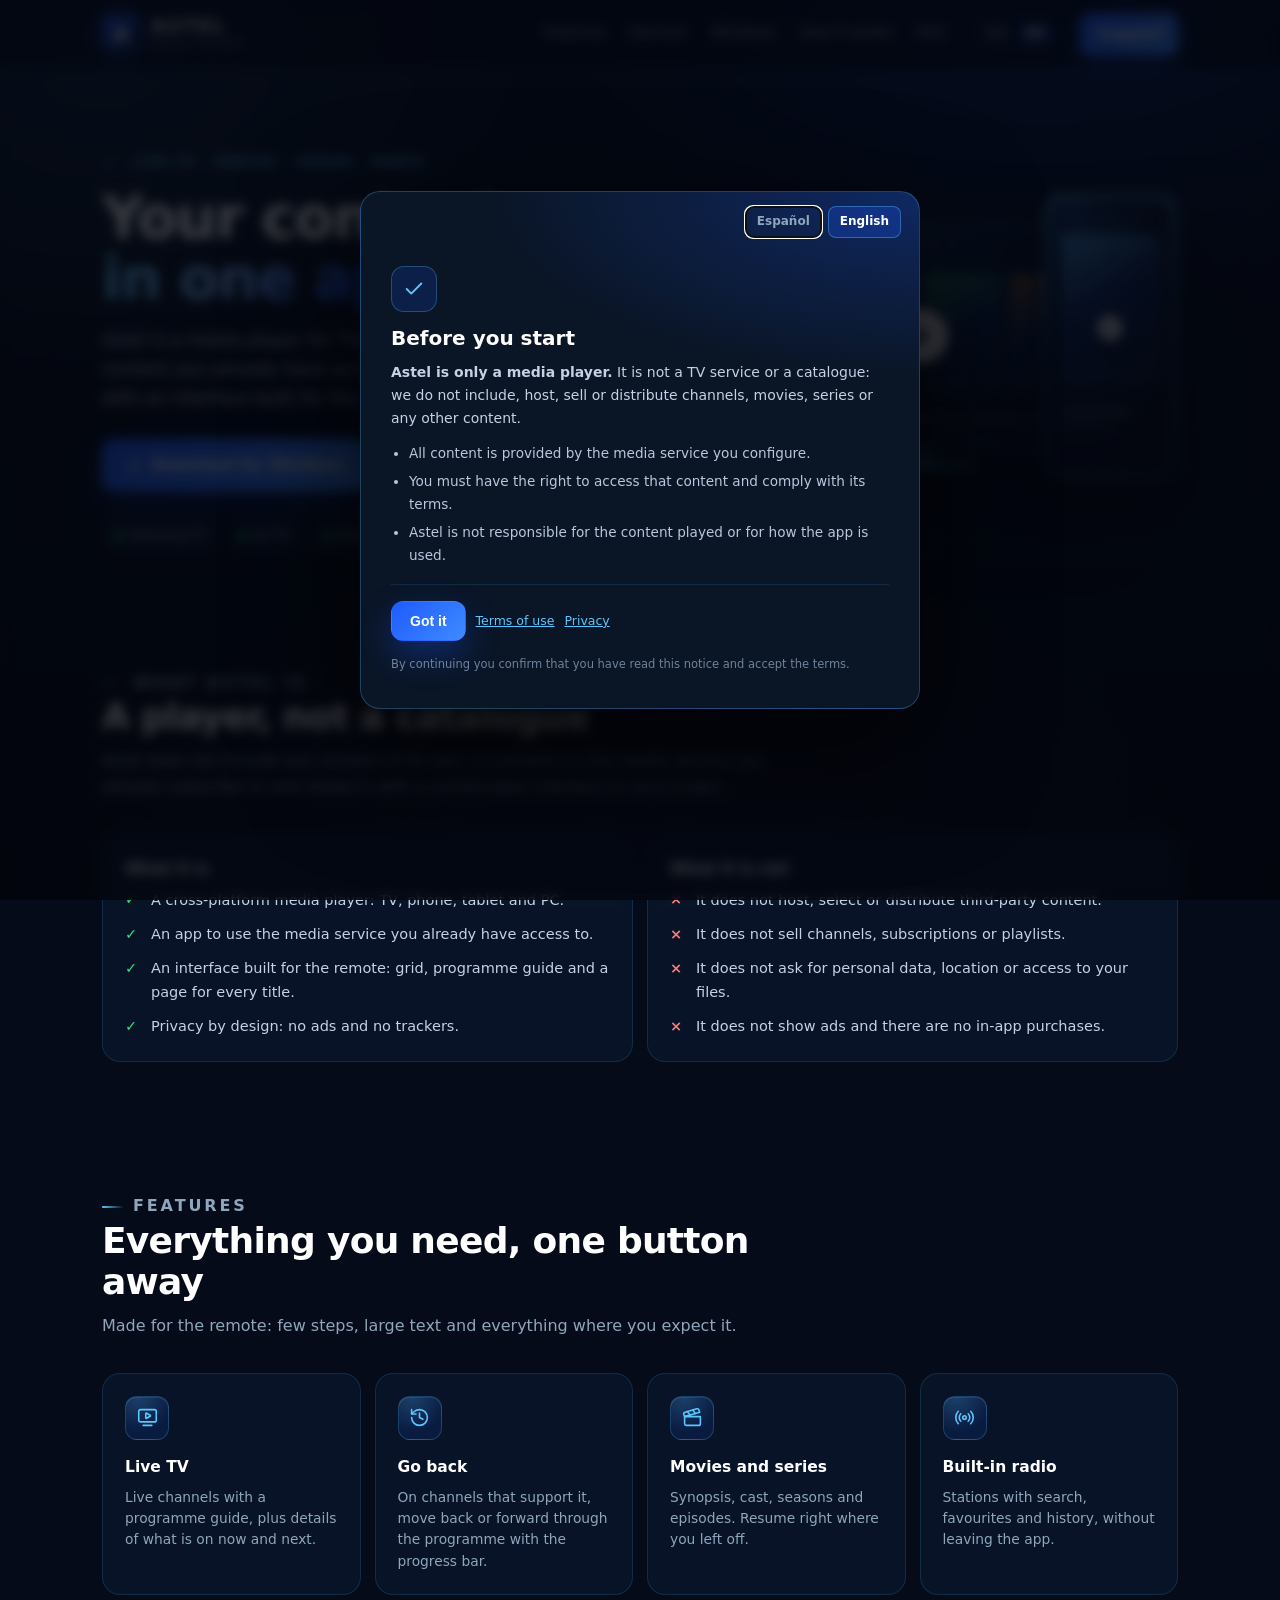
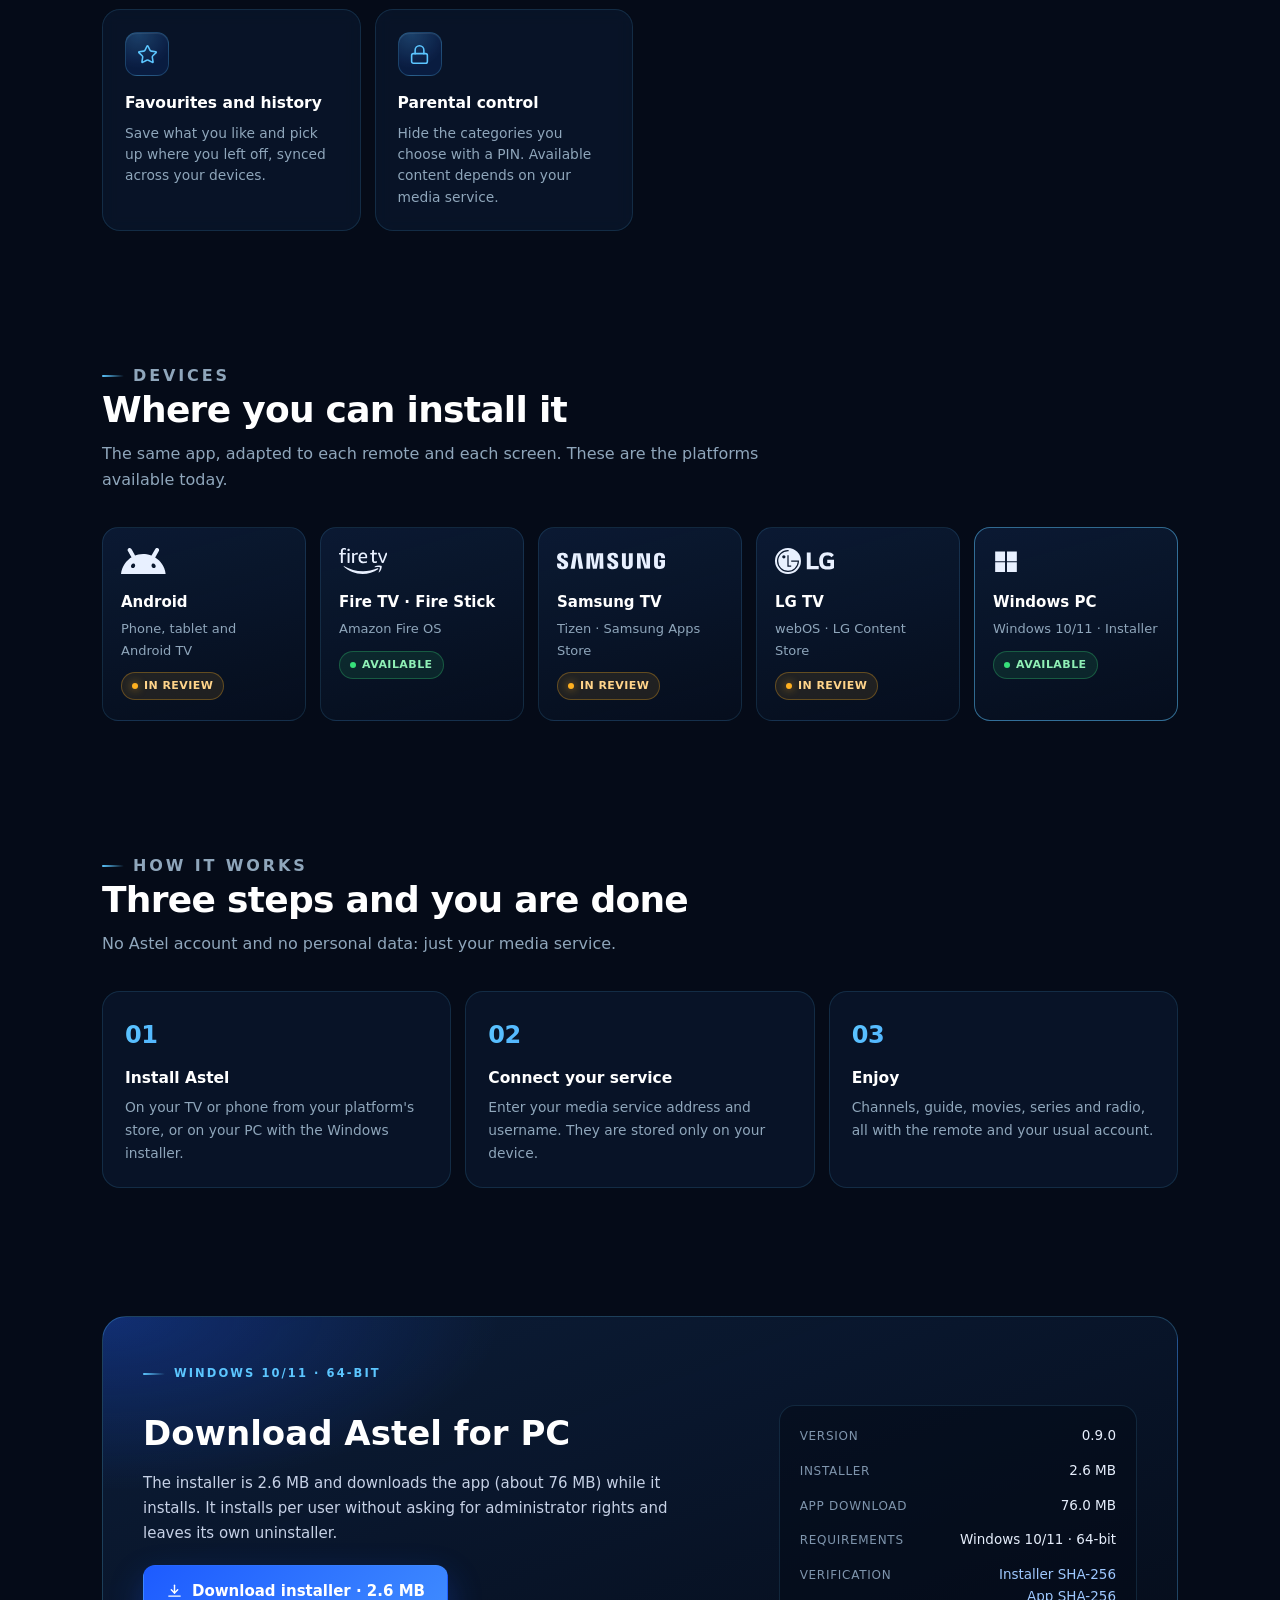
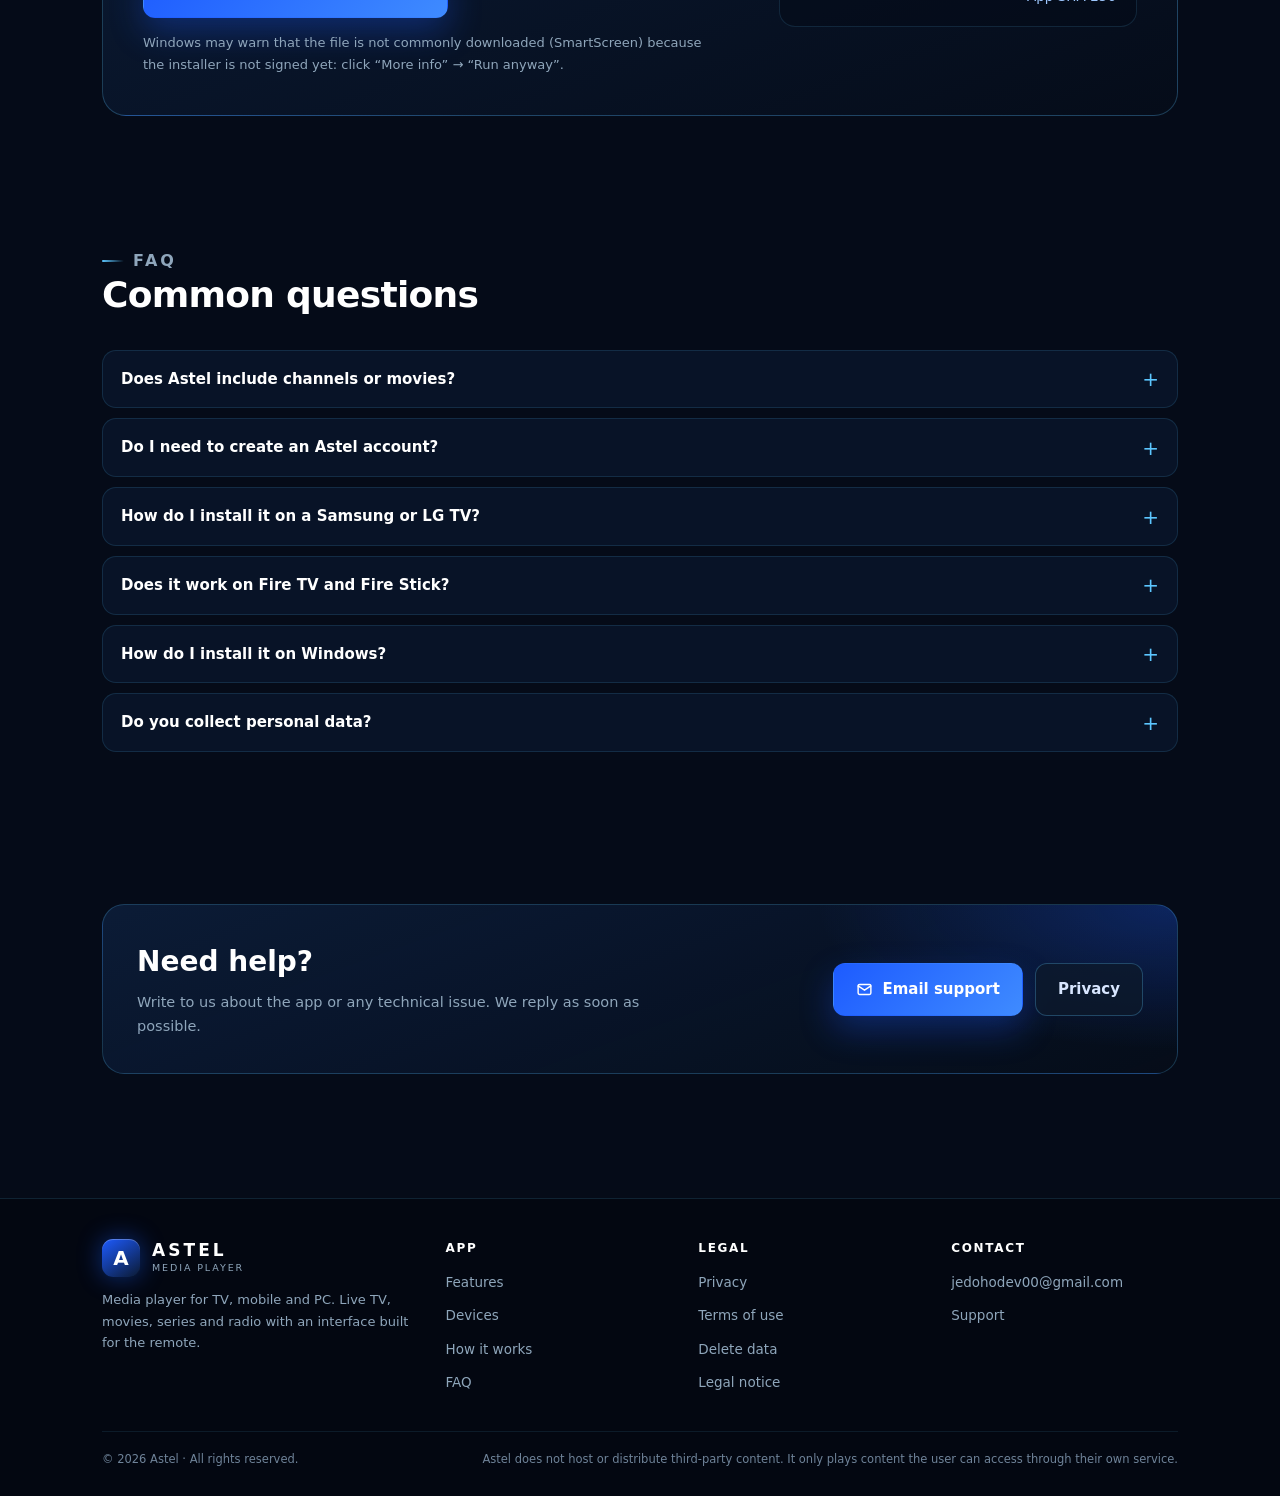
<file: en/index.html>
<!doctype html>
<html lang="en">
<head>
<meta charset="utf-8">
<meta name="viewport" content="width=device-width, initial-scale=1">
<title>Astel · Media player for TV, mobile and PC</title>
<meta name="description" content="Astel is a media player for Samsung TV, LG, Android, Fire TV and Windows. Live TV, movies, series and radio with an interface built for the remote control.">
<meta name="theme-color" content="#050B18">
<link rel="icon" href="data:image/svg+xml,%3Csvg xmlns='http://www.w3.org/2000/svg' viewBox='0 0 64 64'%3E%3Cdefs%3E%3ClinearGradient id='g' x1='0' y1='0' x2='1' y2='1'%3E%3Cstop offset='0' stop-color='%231D5BFF'/%3E%3Cstop offset='1' stop-color='%230B1A33'/%3E%3C/linearGradient%3E%3C/defs%3E%3Crect width='64' height='64' rx='16' fill='url(%23g)'/%3E%3Ctext x='32' y='45' font-family='Arial,sans-serif' font-size='38' font-weight='900' fill='%23fff' text-anchor='middle'%3EA%3C/text%3E%3C/svg%3E">
<link rel="stylesheet" href="../assets/estilo.css?v=20261116b">
<meta property="og:type" content="website">
<meta property="og:title" content="Astel · Media player">
<meta property="og:description" content="Live TV, movies, series and radio on Samsung TV, LG, Android, Fire TV and Windows.">
</head>
<body>

<header class="cabecera">
  <div class="wrap">
    <a class="marca" href="index.html" aria-label="Astel, home">
      <span class="mark" aria-hidden="true">A</span>
      <span class="marca-texto">
        <b>ASTEL</b>
        <span>Media player</span>
      </span>
    </a>

    <nav class="nav" aria-label="Main">
      <a href="#features">Features</a>
      <a href="#devices">Devices</a>
      <a href="#download">Windows</a>
      <a href="#how">How it works</a>
      <a href="#faq">FAQ</a>
      <span class="idioma" aria-label="Language">
        <a href="../index.html" hreflang="es" lang="es">ES</a>
        <span class="activo">EN</span>
      </span>
      <a class="destacado" href="#contact">Support</a>
    </nav>

    <details class="menu-movil">
      <summary aria-label="Open menu">
        Menu
        <svg width="14" height="14" viewBox="0 0 24 24" fill="none" stroke="currentColor" stroke-width="2.2" stroke-linecap="round" aria-hidden="true"><path d="M4 7h16M4 12h16M4 17h16"/></svg>
      </summary>
      <nav aria-label="Main (mobile)">
        <a href="#features"><svg viewBox="0 0 24 24" width="19" height="19" fill="none" stroke="currentColor" stroke-width="1.7" stroke-linecap="round" stroke-linejoin="round" aria-hidden="true"><rect width="20" height="15" x="2" y="7" rx="2" ry="2"/><polyline points="17 2 12 7 7 2"/></svg>Features</a>
        <a href="#devices"><svg viewBox="0 0 24 24" width="19" height="19" fill="none" stroke="currentColor" stroke-width="1.7" stroke-linecap="round" stroke-linejoin="round" aria-hidden="true"><path d="M18 8V6a2 2 0 0 0-2-2H4a2 2 0 0 0-2 2v7a2 2 0 0 0 2 2h8"/><path d="M10 19v-3.96 3.15"/><path d="M7 19h5"/><rect width="6" height="10" x="16" y="12" rx="2"/></svg>Devices</a>
        <a href="#how"><svg viewBox="0 0 24 24" width="19" height="19" fill="none" stroke="currentColor" stroke-width="1.7" stroke-linecap="round" stroke-linejoin="round" aria-hidden="true"><circle cx="6" cy="19" r="3"/><path d="M9 19h8.5a3.5 3.5 0 0 0 0-7h-11a3.5 3.5 0 0 1 0-7H15"/><circle cx="18" cy="5" r="3"/></svg>How it works</a>
        <a href="#download"><svg viewBox="0 0 24 24" width="19" height="19" fill="none" stroke="currentColor" stroke-width="1.7" stroke-linecap="round" stroke-linejoin="round" aria-hidden="true"><path d="M12 3v11"/><path d="M7.5 9.5 12 14l4.5-4.5"/><path d="M4 18.5h16"/></svg>Windows</a>
        <a href="#faq"><svg viewBox="0 0 24 24" width="19" height="19" fill="none" stroke="currentColor" stroke-width="1.7" stroke-linecap="round" stroke-linejoin="round" aria-hidden="true"><circle cx="12" cy="12" r="10"/><path d="M9.09 9a3 3 0 0 1 5.83 1c0 2-3 3-3 3"/><path d="M12 17h.01"/></svg>FAQ</a>
        <a href="#contact"><svg viewBox="0 0 24 24" width="19" height="19" fill="none" stroke="currentColor" stroke-width="1.7" stroke-linecap="round" stroke-linejoin="round" aria-hidden="true"><circle cx="12" cy="12" r="10"/><path d="m4.93 4.93 4.24 4.24"/><path d="m14.83 9.17 4.24-4.24"/><path d="m14.83 14.83 4.24 4.24"/><path d="m9.17 14.83-4.24 4.24"/><circle cx="12" cy="12" r="4"/></svg>Support</a>
        <a href="privacy.html"><svg viewBox="0 0 24 24" width="19" height="19" fill="none" stroke="currentColor" stroke-width="1.7" stroke-linecap="round" stroke-linejoin="round" aria-hidden="true"><path d="M20 13c0 5-3.5 7.5-7.66 8.95a1 1 0 0 1-.67-.01C7.5 20.5 4 18 4 13V6a1 1 0 0 1 1-1c2 0 4.5-1.2 6.24-2.72a1.17 1.17 0 0 1 1.52 0C14.51 3.81 17 5 19 5a1 1 0 0 1 1 1z"/><path d="m9 12 2 2 4-4"/></svg>Privacy</a>
        <a href="terms.html"><svg viewBox="0 0 24 24" width="19" height="19" fill="none" stroke="currentColor" stroke-width="1.7" stroke-linecap="round" stroke-linejoin="round" aria-hidden="true"><path d="M15 2H6a2 2 0 0 0-2 2v16a2 2 0 0 0 2 2h12a2 2 0 0 0 2-2V7Z"/><path d="M14 2v4a2 2 0 0 0 2 2h4"/><path d="M10 9H8"/><path d="M16 13H8"/><path d="M16 17H8"/></svg>Terms</a>
        <span class="idioma" aria-label="Language">
          <a href="../index.html" hreflang="es" lang="es">ES</a>
          <span class="activo">EN</span>
        </span>
      </nav>
    </details>
  </div>
</header>

<main>

  <!-- ===================================================== hero -->
  <section class="hero wrap">
    <div>
      <p class="kicker">Live TV · Movies · Series · Radio</p>
      <h1>Your content,<br><span class="degradado">in one app.</span></h1>
      <p class="entradilla">
        Astel is a media player for TVs, phones and PC. It plays the content you
        already have access to with your media service, with an interface built
        for the remote control and big screens.
      </p>

      <div class="acciones">
        <a class="btn" href="https://update.apppilot.top/WS/Astel-Setup-0.9.0-lite.exe" rel="noopener">
          <svg viewBox="0 0 24 24" fill="none" stroke="currentColor" stroke-width="2" stroke-linecap="round" stroke-linejoin="round" aria-hidden="true"><path d="M12 3v11"/><path d="M7.5 9.5 12 14l4.5-4.5"/><path d="M4 18.5h16"/></svg>
          Download for Windows
        </a>
        <a class="btn alt" href="#devices">See devices</a>
        <a class="btn alt" href="#features">Features</a>
      </div>

      <div class="sellos" aria-label="Available on">
        <span class="sello">Samsung TV</span>
        <span class="sello">LG TV</span>
        <span class="sello">Android</span>
        <span class="sello">Fire TV</span>
        <span class="sello">Windows</span>
      </div>
    </div>

    <div class="hero-dispositivos" aria-hidden="true">
      <div class="maqueta">
      <div class="pantalla">
        <div class="franja">
          <span class="punto"></span><span class="punto"></span><span class="punto"></span>
          <span class="titulo">Astel</span>
        </div>
        <div class="rejilla">
          <span class="poster"></span><span class="poster"></span>
          <span class="poster"></span><span class="poster"></span>
        </div>
        <span class="reproducir"></span>
        <div class="barra"><i></i></div>
      </div>
      </div>
      <div class="movil">
        <div class="movil-pantalla">
          <span class="movil-poster"></span>
          <span class="movil-play"></span>
          <span class="movil-linea l1"></span>
          <span class="movil-linea l2"></span>
        </div>
      </div>
    </div>
  </section>

  <!-- ===================================================== what it is -->
  <section class="seccion wrap" id="what">
    <div class="seccion-cabecera">
      <p class="kicker">What Astel is</p>
      <h2>A player, not a catalogue</h2>
      <p>Astel does not include any content of its own: it connects to the media service you already subscribe to and shows it with a comfortable interface on any screen.</p>
    </div>

    <div class="duo">
      <div class="tarjeta">
        <b>What it is</b>
        <ul class="lista si">
          <li>A cross-platform media player: TV, phone, tablet and PC.</li>
          <li>An app to use the media service you already have access to.</li>
          <li>An interface built for the remote: grid, programme guide and a page for every title.</li>
          <li>Privacy by design: no ads and no trackers.</li>
        </ul>
      </div>
      <div class="tarjeta">
        <b>What it is not</b>
        <ul class="lista no">
          <li>It does not host, select or distribute third-party content.</li>
          <li>It does not sell channels, subscriptions or playlists.</li>
          <li>It does not ask for personal data, location or access to your files.</li>
          <li>It does not show ads and there are no in-app purchases.</li>
        </ul>
      </div>
    </div>
  </section>

  <!-- ===================================================== features -->
  <section class="seccion wrap" id="features">
    <div class="seccion-cabecera">
      <p class="kicker">Features</p>
      <h2>Everything you need, one button away</h2>
      <p>Made for the remote: few steps, large text and everything where you expect it.</p>
    </div>

    <div class="rejilla">
      <article class="tarjeta">
        <span class="icono"><svg viewBox="0 0 24 24" fill="none" stroke="currentColor" stroke-width="1.8" stroke-linecap="round" stroke-linejoin="round"><path d="M15.033 9.44a.647.647 0 0 1 0 1.12l-4.065 2.352a.645.645 0 0 1-.968-.56V7.648a.645.645 0 0 1 .967-.56z"/><path d="M7 21h10"/><rect width="20" height="14" x="2" y="3" rx="2"/></svg></span>
        <h3>Live TV</h3>
        <p>Live channels with a programme guide, plus details of what is on now and next.</p>
      </article>

      <article class="tarjeta">
        <span class="icono"><svg viewBox="0 0 24 24" fill="none" stroke="currentColor" stroke-width="1.8" stroke-linecap="round" stroke-linejoin="round"><path d="M3 12a9 9 0 1 0 9-9 9.75 9.75 0 0 0-6.74 2.74L3 8"/><path d="M3 3v5h5"/><path d="M12 7v5l4 2"/></svg></span>
        <h3>Go back</h3>
        <p>On channels that support it, move back or forward through the programme with the progress bar.</p>
      </article>

      <article class="tarjeta">
        <span class="icono"><svg viewBox="0 0 24 24" fill="none" stroke="currentColor" stroke-width="1.8" stroke-linecap="round" stroke-linejoin="round"><path d="m12.296 3.464 3.02 3.956"/><path d="M20.2 6 3 11l-.9-2.4c-.3-1.1.3-2.2 1.3-2.5l13.5-4c1.1-.3 2.2.3 2.5 1.3z"/><path d="M3 11h18v8a2 2 0 0 1-2 2H5a2 2 0 0 1-2-2z"/><path d="m6.18 5.276 3.1 3.899"/></svg></span>
        <h3>Movies and series</h3>
        <p>Synopsis, cast, seasons and episodes. Resume right where you left off.</p>
      </article>

      <article class="tarjeta">
        <span class="icono"><svg viewBox="0 0 24 24" fill="none" stroke="currentColor" stroke-width="1.8" stroke-linecap="round" stroke-linejoin="round"><path d="M16.247 7.761a6 6 0 0 1 0 8.478"/><path d="M19.075 4.933a10 10 0 0 1 0 14.134"/><path d="M4.925 19.067a10 10 0 0 1 0-14.134"/><path d="M7.753 16.239a6 6 0 0 1 0-8.478"/><circle cx="12" cy="12" r="2"/></svg></span>
        <h3>Built-in radio</h3>
        <p>Stations with search, favourites and history, without leaving the app.</p>
      </article>

      <article class="tarjeta">
        <span class="icono"><svg viewBox="0 0 24 24" fill="none" stroke="currentColor" stroke-width="1.8" stroke-linecap="round" stroke-linejoin="round"><path d="M11.525 2.295a.53.53 0 0 1 .95 0l2.31 4.679a2.123 2.123 0 0 0 1.595 1.16l5.166.756a.53.53 0 0 1 .294.904l-3.736 3.638a2.123 2.123 0 0 0-.611 1.878l.882 5.14a.53.53 0 0 1-.771.56l-4.618-2.428a2.122 2.122 0 0 0-1.973 0L6.396 21.01a.53.53 0 0 1-.77-.56l.881-5.139a2.122 2.122 0 0 0-.611-1.879L2.16 9.795a.53.53 0 0 1 .294-.906l5.165-.755a2.122 2.122 0 0 0 1.597-1.16z"/></svg></span>
        <h3>Favourites and history</h3>
        <p>Save what you like and pick up where you left off, synced across your devices.</p>
      </article>

      <article class="tarjeta">
        <span class="icono"><svg viewBox="0 0 24 24" fill="none" stroke="currentColor" stroke-width="1.8" stroke-linecap="round" stroke-linejoin="round"><rect width="18" height="11" x="3" y="11" rx="2" ry="2"/><path d="M7 11V7a5 5 0 0 1 10 0v4"/></svg></span>
        <h3>Parental control</h3>
        <p>Hide the categories you choose with a PIN. Available content depends on your media service.</p>
      </article>
    </div>
  </section>

  <!-- ===================================================== devices -->
  <section class="seccion wrap" id="devices">
    <div class="seccion-cabecera">
      <p class="kicker">Devices</p>
      <h2>Where you can install it</h2>
      <p>The same app, adapted to each remote and each screen. These are the platforms available today.</p>
    </div>

    <div class="dispositivos">
      <article class="dispositivo">
        <span class="marca-icono" aria-hidden="true">
          <svg viewBox="0 5.01 24 13.98" role="img"><path d="M18.4395 5.5586c-.675 1.1664-1.352 2.3318-2.0274 3.498-.0366-.0155-.0742-.0286-.1113-.043-1.8249-.6957-3.484-.8-4.42-.787-1.8551.0185-3.3544.4643-4.2597.8203-.084-.1494-1.7526-3.021-2.0215-3.4864a1.1451 1.1451 0 0 0-.1406-.1914c-.3312-.364-.9054-.4859-1.379-.203-.475.282-.7136.9361-.3886 1.5019 1.9466 3.3696-.0966-.2158 1.9473 3.3593.0172.031-.4946.2642-1.3926 1.0177C2.8987 12.176.452 14.772 0 18.9902h24c-.119-1.1108-.3686-2.099-.7461-3.0683-.7438-1.9118-1.8435-3.2928-2.7402-4.1836a12.1048 12.1048 0 0 0-2.1309-1.6875c.6594-1.122 1.312-2.2559 1.9649-3.3848.2077-.3615.1886-.7956-.0079-1.1191a1.1001 1.1001 0 0 0-.8515-.5332c-.5225-.0536-.9392.3128-1.0488.5449zm-.0391 8.461c.3944.5926.324 1.3306-.1563 1.6503-.4799.3197-1.188.0985-1.582-.4941-.3944-.5927-.324-1.3307.1563-1.6504.4727-.315 1.1812-.1086 1.582.4941zM7.207 13.5273c.4803.3197.5506 1.0577.1563 1.6504-.394.5926-1.1038.8138-1.584.4941-.48-.3197-.5503-1.0577-.1563-1.6504.4008-.6021 1.1087-.8106 1.584-.4941z"/></svg>
        </span>
        <b>Android</b>
        <span>Phone, tablet and Android TV</span>
        <span class="estado revision">In review</span>
      </article>

      <article class="dispositivo">
        <span class="marca-icono" aria-hidden="true">
          <svg viewBox="0 5.57 24 12.87" role="img"><path d="M20.196 15.12c.265.337-.294 1.73-.542 2.353-.077.19.085.266.257.123 1.106-.926 1.39-2.867 1.166-3.149-.226-.277-2.16-.516-3.341.314-.183.127-.151.304.05.279.665-.08 2.147-.257 2.41.08m-.858.981c-2.064 1.523-5.056 2.333-7.632 2.333-3.611 0-6.862-1.334-9.322-3.555-.194-.176-.02-.414.21-.28 2.655 1.545 5.939 2.477 9.328 2.477 2.287 0 4.803-.476 7.115-1.458.348-.147.642.231.3.483m2.034-3.155a.388.388 0 0 1-.201-.04c-.041-.026-.087-.1-.133-.225l-1.734-4.355a1.79 1.79 0 0 0-.046-.117.266.266 0 0 1-.023-.108c0-.084.049-.128.146-.128h.58c.098 0 .165.014.205.04.04.026.082.102.127.226l1.344 3.823 1.343-3.823c.046-.124.089-.2.128-.226a.402.402 0 0 1 .205-.04h.54c.1 0 .148.044.148.128a.3.3 0 0 1-.025.108c-.016.04-.032.078-.044.117l-1.727 4.355c-.045.124-.09.199-.132.225a.388.388 0 0 1-.201.04zm-3.644.068c-.929 0-1.392-.463-1.392-1.392V8.739h-.706c-.13 0-.197-.066-.197-.196v-.246a.22.22 0 0 1 .045-.147c.03-.031.086-.055.171-.067l.717-.09.127-1.215c.013-.13.082-.196.207-.196h.41c.13 0 .196.066.196.196v1.196h1.276c.13 0 .195.065.195.197v.372c0 .13-.064.196-.195.196h-1.276v2.834c0 .243.055.411.162.51.108.098.293.147.555.147.124 0 .277-.016.46-.049.099-.02.164-.03.197-.03.052 0 .088.014.108.044.02.03.029.077.029.142v.266a.366.366 0 0 1-.04.19c-.026.043-.078.078-.157.103a3.018 3.018 0 0 1-.892.118m-4.665-2.976c.006-.052.011-.137.011-.255 0-.399-.094-.698-.28-.901-.186-.204-.46-.306-.818-.306-.412 0-.732.123-.962.369-.228.245-.36.61-.392 1.093zm-.942 3.07c-.803 0-1.411-.222-1.824-.667-.412-.444-.616-1.102-.616-1.972 0-.83.204-1.475.616-1.937.413-.46.988-.691 1.728-.691.62 0 1.098.176 1.432.524.332.351.5.846.5 1.487 0 .21-.017.422-.05.638-.014.077-.034.13-.064.156-.029.027-.077.04-.142.04h-3.08c.013.563.154.977.418 1.245.265.268.674.403 1.23.403.196 0 .385-.014.564-.04a5.04 5.04 0 0 0 .682-.166l.117-.035a.284.284 0 0 1 .09-.016c.085 0 .125.06.125.177v.276c0 .085-.012.144-.037.18a.441.441 0 0 1-.167.114 3.38 3.38 0 0 1-.701.205 4.236 4.236 0 0 1-.82.079m-5.424-.147c-.13 0-.195-.066-.195-.197v-4.58c0-.13.064-.195.195-.195h.432c.064 0 .116.012.153.039.036.025.06.076.072.146l.07.55c.176-.19.343-.34.499-.452a1.725 1.725 0 0 1 1.02-.323c.079 0 .158.003.235.01.112.014.168.072.168.176v.53c0 .117-.058.177-.178.177-.058 0-.114-.004-.17-.01a1.638 1.638 0 0 0-.18-.01c-.524 0-.973.157-1.346.47v3.472c0 .131-.066.197-.195.197zm-2.249 0c-.13 0-.196-.066-.196-.197v-4.58c0-.13.066-.195.196-.195h.579c.13 0 .195.064.195.195v4.58c0 .131-.065.197-.195.197zm.295-5.856c-.19 0-.339-.054-.447-.16a.581.581 0 0 1-.161-.428c0-.176.054-.318.16-.426.11-.109.257-.163.448-.163.189 0 .337.054.446.163.107.108.16.25.16.426a.581.581 0 0 1-.16.427.608.608 0 0 1-.446.161m-3.625 5.856c-.132 0-.197-.066-.197-.197v-4.01H.195c-.13 0-.195-.066-.195-.197v-.245c0-.065.014-.114.043-.147.03-.033.088-.055.173-.07l.705-.087v-.804c0-1.091.523-1.638 1.57-1.638.248 0 .51.036.784.109.072.019.122.047.152.088.029.038.044.107.044.205v.255c0 .124-.048.186-.148.186-.058 0-.14-.01-.248-.029-.11-.02-.23-.03-.369-.03-.3 0-.51.057-.633.172-.121.115-.181.303-.181.564v.903h1.324c.131 0 .197.064.197.195v.373c0 .13-.066.197-.197.197H1.892v4.01c0 .131-.065.197-.196.197Z"/></svg>
        </span>
        <b>Fire TV · Fire Stick</b>
        <span>Amazon Fire OS</span>
        <span class="estado">Available</span>
      </article>

      <article class="dispositivo">
        <span class="marca-icono" aria-hidden="true">
          <svg class="largo" viewBox="0 10.17 24 3.67" role="img"><path d="M19.8166 10.2808l.0459 2.6934h-.023l-.7793-2.6934h-1.2837v3.3925h.8481l-.0458-2.785h.023l.8366 2.785h1.2264v-3.3925zm-16.149 0l-.6418 3.427h.9284l.4699-3.1175h.0229l.4585 3.1174h.9169l-.6304-3.4269zm5.1805 0l-.424 2.6132h-.023l-.424-2.6132H6.5788l-.0688 3.427h.8596l.023-3.0832h.0114l.573 3.0831h.8711l.5731-3.083h.023l.0228 3.083h.8596l-.0802-3.4269zm-7.2664 2.4527c.0343.0802.0229.1949.0114.2522-.0229.1146-.1031.2292-.3324.2292-.2177 0-.3438-.126-.3438-.3095v-.3323H0v.2636c0 .7679.6074.9971 1.2493.9971.6189 0 1.1346-.2178 1.2149-.7794.0458-.298.0114-.4928 0-.5616-.1605-.722-1.467-.9283-1.5588-1.3295-.0114-.0688-.0114-.1375 0-.1834.023-.1146.1032-.2292.3095-.2292.2063 0 .321.126.321.3095v.2063h.8595v-.2407c0-.745-.6762-.8596-1.1576-.8596-.6074 0-1.1117.2063-1.2034.7564-.023.149-.0344.2866.0114.4585.1376.7106 1.364.9169 1.5358 1.3524m11.152 0c.0343.0803.0228.1834.0114.2522-.023.1146-.1032.2292-.3324.2292-.2178 0-.3438-.126-.3438-.3095v-.3323h-.917v.2636c0 .7564.596.9857 1.2379.9857.6189 0 1.1232-.2063 1.2034-.7794.0459-.298.0115-.4814 0-.5616-.1375-.7106-1.4327-.9284-1.5243-1.318-.0115-.0688-.0115-.1376 0-.1835.0229-.1146.1031-.2292.3094-.2292.1948 0 .321.126.321.3095v.2063h.848v-.2407c0-.745-.6647-.8596-1.146-.8596-.6075 0-1.1004.1948-1.192.7564-.023.149-.023.2866.0114.4585.1376.7106 1.341.9054 1.513 1.3524m2.8882.4585c.2407 0 .3094-.1605.3323-.2522.0115-.0343.0115-.0917.0115-.126v-2.533h.871v2.4642c0 .0688 0 .1948-.0114.2292-.0573.6419-.5616.8482-1.192.8482-.6303 0-1.1346-.2063-1.192-.8482 0-.0344-.0114-.1604-.0114-.2292v-2.4642h.871v2.533c0 .0458 0 .0916.0115.126 0 .0917.0688.2522.3095.2522m7.1518-.0344c.2522 0 .3324-.1605.3553-.2522.0115-.0343.0115-.0917.0115-.126v-.4929h-.3553v-.5043H24v.917c0 .0687 0 .1145-.0115.2292-.0573.6303-.596.8481-1.2034.8481-.6075 0-1.1461-.2178-1.2034-.8481-.0115-.1147-.0115-.1605-.0115-.2293v-1.444c0-.0574.0115-.172.0115-.2293.0802-.6419.596-.8482 1.2034-.8482s1.1347.2063 1.2034.8482c.0115.1031.0115.2292.0115.2292v.1146h-.8596v-.1948s0-.0803-.0115-.1261c-.0114-.0802-.0802-.2521-.3438-.2521-.2521 0-.321.1604-.3438.2521-.0115.0458-.0115.1032-.0115.1605v1.5702c0 .0458 0 .0916.0115.126 0 .0917.0917.2522.3323.2522"/></svg>
        </span>
        <b>Samsung TV</b>
        <span>Tizen · Samsung Apps Store</span>
        <span class="estado revision">In review</span>
      </article>

      <article class="dispositivo">
        <span class="marca-icono" aria-hidden="true">
          <svg viewBox="0 6.71 24 10.58" role="img"><path d="M14.522 14.078h3.27v1.33h-4.847v-6.83h1.577v5.5zm6.74-1.274h1.284v1.195c-.236.09-.698.18-1.137.18-1.42 0-1.893-.721-1.893-2.186 0-1.398.45-2.221 1.869-2.221.791 0 1.24.248 1.612.722l.982-.903c-.6-.855-1.646-1.114-2.629-1.114-2.208 0-3.368 1.205-3.368 3.504 0 2.288 1.047 3.528 3.358 3.528 1.06 0 2.096-.27 2.66-.665V11.53h-2.739v1.274zM5.291 6.709a5.29 5.29 0 1 1 0 10.582 5.291 5.291 0 1 1 0-10.582m3.16 8.457a4.445 4.445 0 0 0 1.31-3.161v-.242l-.22.001H6.596v.494h2.662l-.001.015a3.985 3.985 0 0 1-3.965 3.708 3.95 3.95 0 0 1-2.811-1.165 3.952 3.952 0 0 1-1.164-2.811c0-1.061.414-2.059 1.164-2.81a3.951 3.951 0 0 1 2.81-1.164l.252.003v-.495l-.251-.003a4.475 4.475 0 0 0-4.47 4.469c0 1.194.465 2.316 1.309 3.161a4.444 4.444 0 0 0 3.16 1.31 4.444 4.444 0 0 0 3.162-1.31m-2.91-1.297V9.644H5.04v4.72h1.556v-.495H5.543zm-1.265-3.552a.676.676 0 1 0-.675.674.676.676 0 0 0 .675-.674"/></svg>
        </span>
        <b>LG TV</b>
        <span>webOS · LG Content Store</span>
        <span class="estado revision">In review</span>
      </article>

      <a class="dispositivo descargable" href="#download">
        <span class="marca-icono" aria-hidden="true">
          <svg viewBox="0 0 24 24" role="img"><path d="M2 3.2h9.1v9.1H2zM12.9 3.2H22v9.1h-9.1zM2 13.1h9.1v9.1H2zM12.9 13.1H22v9.1h-9.1z"/></svg>
        </span>
        <b>Windows PC</b>
        <span>Windows 10/11 · Installer</span>
        <span class="estado">Available</span>
      </a>
    </div>
  </section>

  <!-- ===================================================== how it works -->
  <section class="seccion wrap" id="how">
    <div class="seccion-cabecera">
      <p class="kicker">How it works</p>
      <h2>Three steps and you are done</h2>
      <p>No Astel account and no personal data: just your media service.</p>
    </div>

    <div class="pasos">
      <article class="paso">
        <b>Install Astel</b>
        <span>On your TV or phone from your platform's store, or on your PC with the Windows installer.</span>
      </article>
      <article class="paso">
        <b>Connect your service</b>
        <span>Enter your media service address and username. They are stored only on your device.</span>
      </article>
      <article class="paso">
        <b>Enjoy</b>
        <span>Channels, guide, movies, series and radio, all with the remote and your usual account.</span>
      </article>
    </div>
  </section>

  <!-- ===================================================== download -->
  <section class="seccion wrap" id="download">
    <div class="descarga">
      <div class="descarga-texto">
        <p class="kicker">Windows 10/11 · 64-bit</p>
        <h2>Download Astel for PC</h2>
        <p class="descarga-intro">The installer is 2.6 MB and downloads the app (about 76 MB) while it installs. It installs per user without asking for administrator rights and leaves its own uninstaller.</p>

        <div class="acciones">
          <a class="btn" href="https://update.apppilot.top/WS/Astel-Setup-0.9.0-lite.exe" rel="noopener">
            <svg viewBox="0 0 24 24" fill="none" stroke="currentColor" stroke-width="2" stroke-linecap="round" stroke-linejoin="round" aria-hidden="true"><path d="M12 3v11"/><path d="M7.5 9.5 12 14l4.5-4.5"/><path d="M4 18.5h16"/></svg>
            Download installer · 2.6 MB
          </a>
        </div>

        <p class="descarga-nota">Windows may warn that the file is not commonly downloaded (SmartScreen) because the installer is not signed yet: click “More info” → “Run anyway”.</p>
      </div>

      <dl class="descarga-datos">
        <div><dt>Version</dt><dd>0.9.0</dd></div>
        <div><dt>Installer</dt><dd>2.6 MB</dd></div>
        <div><dt>App download</dt><dd>76.0 MB</dd></div>
        <div><dt>Requirements</dt><dd>Windows 10/11 · 64-bit</dd></div>
        <div><dt>Verification</dt><dd>
          <a href="https://update.apppilot.top/WS/Astel-Setup-0.9.0-lite.exe.sha256">Installer SHA-256</a><br>
          <a href="https://update.apppilot.top/WS/Astel-0.9.0.7z.sha256">App SHA-256</a>
        </dd></div>
      </dl>
    </div>
  </section>

  <!-- ===================================================== faq -->
  <section class="seccion wrap" id="faq">
    <div class="seccion-cabecera">
      <p class="kicker">FAQ</p>
      <h2>Common questions</h2>
    </div>

    <div class="faq">
      <details>
        <summary>Does Astel include channels or movies?</summary>
        <p>No. Astel is only the player: the content is provided by the media service you configure. We do not sell or distribute playlists, channels or subscriptions.</p>
      </details>

      <details>
        <summary>Do I need to create an Astel account?</summary>
        <p>There is no sign-up. The app uses your media service account, which is stored in the device's private storage and is not sent to Astel.</p>
      </details>

      <details>
        <summary>How do I install it on a Samsung or LG TV?</summary>
        <p>On Samsung and LG you install it from the TV's own app store (Samsung Apps and LG Content Store).</p>
      </details>

      <details>
        <summary>Does it work on Fire TV and Fire Stick?</summary>
        <p>Yes: on Fire OS devices and on the new Fire TV models with Vega OS. The interface switches to TV mode automatically and works with the Fire remote.</p>
      </details>

      <details>
        <summary>How do I install it on Windows?</summary>
        <p>Download the installer and run it: the app is downloaded during installation and appears in the Start menu, with no administrator rights needed. If Windows shows a SmartScreen warning, click “More info” → “Run anyway”.</p>
      </details>

      <details>
        <summary>Do you collect personal data?</summary>
        <p>We do not ask for name, email, phone or location. Only favourites, history and progress are synced, linked to your service username and a random device identifier. You can delete them at any time.</p>
      </details>
    </div>
  </section>

  <!-- ===================================================== contact -->
  <section class="seccion wrap" id="contact">
    <div class="contacto">
      <div>
        <h2>Need help?</h2>
        <p>Write to us about the app or any technical issue. We reply as soon as possible.</p>
      </div>
      <div class="acciones">
        <a class="btn" href="mailto:jedohodev00@gmail.com?subject=Astel%20support">
          <svg viewBox="0 0 24 24" fill="none" stroke="currentColor" stroke-width="2" stroke-linecap="round" stroke-linejoin="round" aria-hidden="true"><rect x="3" y="5" width="18" height="14" rx="2"/><path d="M3 7l9 6 9-6"/></svg>
          Email support
        </a>
        <a class="btn alt" href="privacy.html">Privacy</a>
      </div>
    </div>
  </section>

</main>

<footer class="pie">
  <div class="wrap">
    <div class="pie-rejilla">
      <div>
        <a class="marca" href="index.html" aria-label="Astel, home">
          <span class="mark" aria-hidden="true">A</span>
          <span class="marca-texto"><b>ASTEL</b><span>Media player</span></span>
        </a>
        <p>Media player for TV, mobile and PC. Live TV, movies, series and radio with an interface built for the remote.</p>
      </div>

      <div>
        <h4>App</h4>
        <ul>
          <li><a href="#features">Features</a></li>
          <li><a href="#devices">Devices</a></li>
          <li><a href="#how">How it works</a></li>
          <li><a href="#faq">FAQ</a></li>
        </ul>
      </div>

      <div>
        <h4>Legal</h4>
        <ul>
          <li><a href="privacy.html">Privacy</a></li>
          <li><a href="terms.html">Terms of use</a></li>
          <li><a href="delete-data.html">Delete data</a></li>
          <li><button type="button" class="enlace-boton" data-aviso>Legal notice</button></li>
        </ul>
      </div>

      <div>
        <h4>Contact</h4>
        <ul>
          <li><a href="mailto:jedohodev00@gmail.com">jedohodev00@gmail.com</a></li>
          <li><a href="mailto:jedohodev00@gmail.com?subject=Astel%20support">Support</a></li>
        </ul>
      </div>
    </div>

    <div class="pie-legal">
      <p>© 2026 Astel · All rights reserved.</p>
      <p>Astel does not host or distribute third-party content. It only plays content the user can access through their own service.</p>
    </div>
  </div>
</footer>

<dialog class="aviso-legal" id="avisoLegal" aria-labelledby="avisoTituloEn">
  <div class="dialog-idioma" role="group" aria-label="Notice language">
    <button type="button" data-idioma="es" lang="es">Español</button>
    <button type="button" data-idioma="en" class="activo">English</button>
  </div>

  <div class="dialog-cuerpo" data-texto="en">
    <span class="dialog-icono" aria-hidden="true">
      <svg viewBox="0 0 24 24" width="22" height="22" fill="none" stroke="currentColor" stroke-width="2" stroke-linecap="round" stroke-linejoin="round"><path d="M20 6 9 17l-5-5"/></svg>
    </span>
    <h2 id="avisoTituloEn">Before you start</h2>
    <p><strong>Astel is only a media player.</strong> It is not a TV service or a
    catalogue: we do not include, host, sell or distribute channels, movies,
    series or any other content.</p>
    <ul>
      <li>All content is provided by the media service you configure.</li>
      <li>You must have the right to access that content and comply with its terms.</li>
      <li>Astel is not responsible for the content played or for how the app is used.</li>
    </ul>
    <div class="dialog-pie">
      <button class="btn" type="button" data-aceptar="en">Got it</button>
      <a href="terms.html">Terms of use</a>
      <a href="privacy.html">Privacy</a>
    </div>
    <p class="dialog-nota">By continuing you confirm that you have read this notice and accept the terms.</p>
  </div>

  <div class="dialog-cuerpo" data-texto="es" hidden lang="es">
    <span class="dialog-icono" aria-hidden="true">
      <svg viewBox="0 0 24 24" width="22" height="22" fill="none" stroke="currentColor" stroke-width="2" stroke-linecap="round" stroke-linejoin="round"><path d="M20 6 9 17l-5-5"/></svg>
    </span>
    <h2>Antes de empezar</h2>
    <p><strong>Astel es solo un reproductor multimedia.</strong> No es un servicio
    de televisión ni un catálogo: no incluimos, alojamos, vendemos ni distribuimos
    canales, películas, series ni ningún otro contenido.</p>
    <ul>
      <li>Todo el contenido lo aporta el servicio de medios que tú configures.</li>
      <li>Debes tener derecho a acceder a ese contenido y cumplir sus condiciones.</li>
      <li>Astel no se hace responsable del contenido reproducido ni del uso que se haga de la app.</li>
    </ul>
    <div class="dialog-pie">
      <button class="btn" type="button" data-aceptar="es">Continuar en español</button>
      <a href="../terminos.html" hreflang="es">Términos de uso</a>
      <a href="../privacidad.html" hreflang="es">Privacidad</a>
    </div>
    <p class="dialog-nota">Al continuar confirmas que has leído este aviso y aceptas los términos.</p>
  </div>
</dialog>

<script>
(function () {
  var d = document.getElementById('avisoLegal');
  if (!d) return;
  var CLAVE = 'astel_aviso_legal_v1';
  var enIngles = location.pathname.indexOf('/en/') >= 0;

  function pintar(l) {
    d.querySelectorAll('[data-texto]').forEach(function (el) {
      el.hidden = el.getAttribute('data-texto') !== l;
    });
    d.querySelectorAll('[data-idioma]').forEach(function (b) {
      b.classList.toggle('activo', b.getAttribute('data-idioma') === l);
    });
  }

  function abrir(l) {
    pintar(l || (enIngles ? 'en' : 'es'));
    try { if (!d.open) d.showModal(); } catch (e) { d.setAttribute('open', ''); }
  }

  function cerrar() {
    try { d.close(); } catch (e) { d.removeAttribute('open'); }
  }

  var visto = false;
  try { visto = localStorage.getItem(CLAVE) === '1'; } catch (e) {}
  if (!visto) abrir();

  d.querySelectorAll('[data-idioma]').forEach(function (b) {
    b.addEventListener('click', function () { pintar(b.getAttribute('data-idioma')); });
  });

  d.querySelectorAll('[data-aceptar]').forEach(function (b) {
    b.addEventListener('click', function () {
      try { localStorage.setItem(CLAVE, '1'); } catch (e) {}
      var l = b.getAttribute('data-aceptar');
      if (l !== (enIngles ? 'en' : 'es')) {
        location.href = (l === 'en') ? (enIngles ? 'index.html' : 'en/index.html') : (enIngles ? '../index.html' : 'index.html');
        return;
      }
      cerrar();
    });
  });

  document.querySelectorAll('[data-aviso]').forEach(function (b) {
    b.addEventListener('click', function (e) {
      e.preventDefault();
      abrir(enIngles ? 'en' : 'es');
    });
  });
})();
</script>

</body>
</html>
</file>
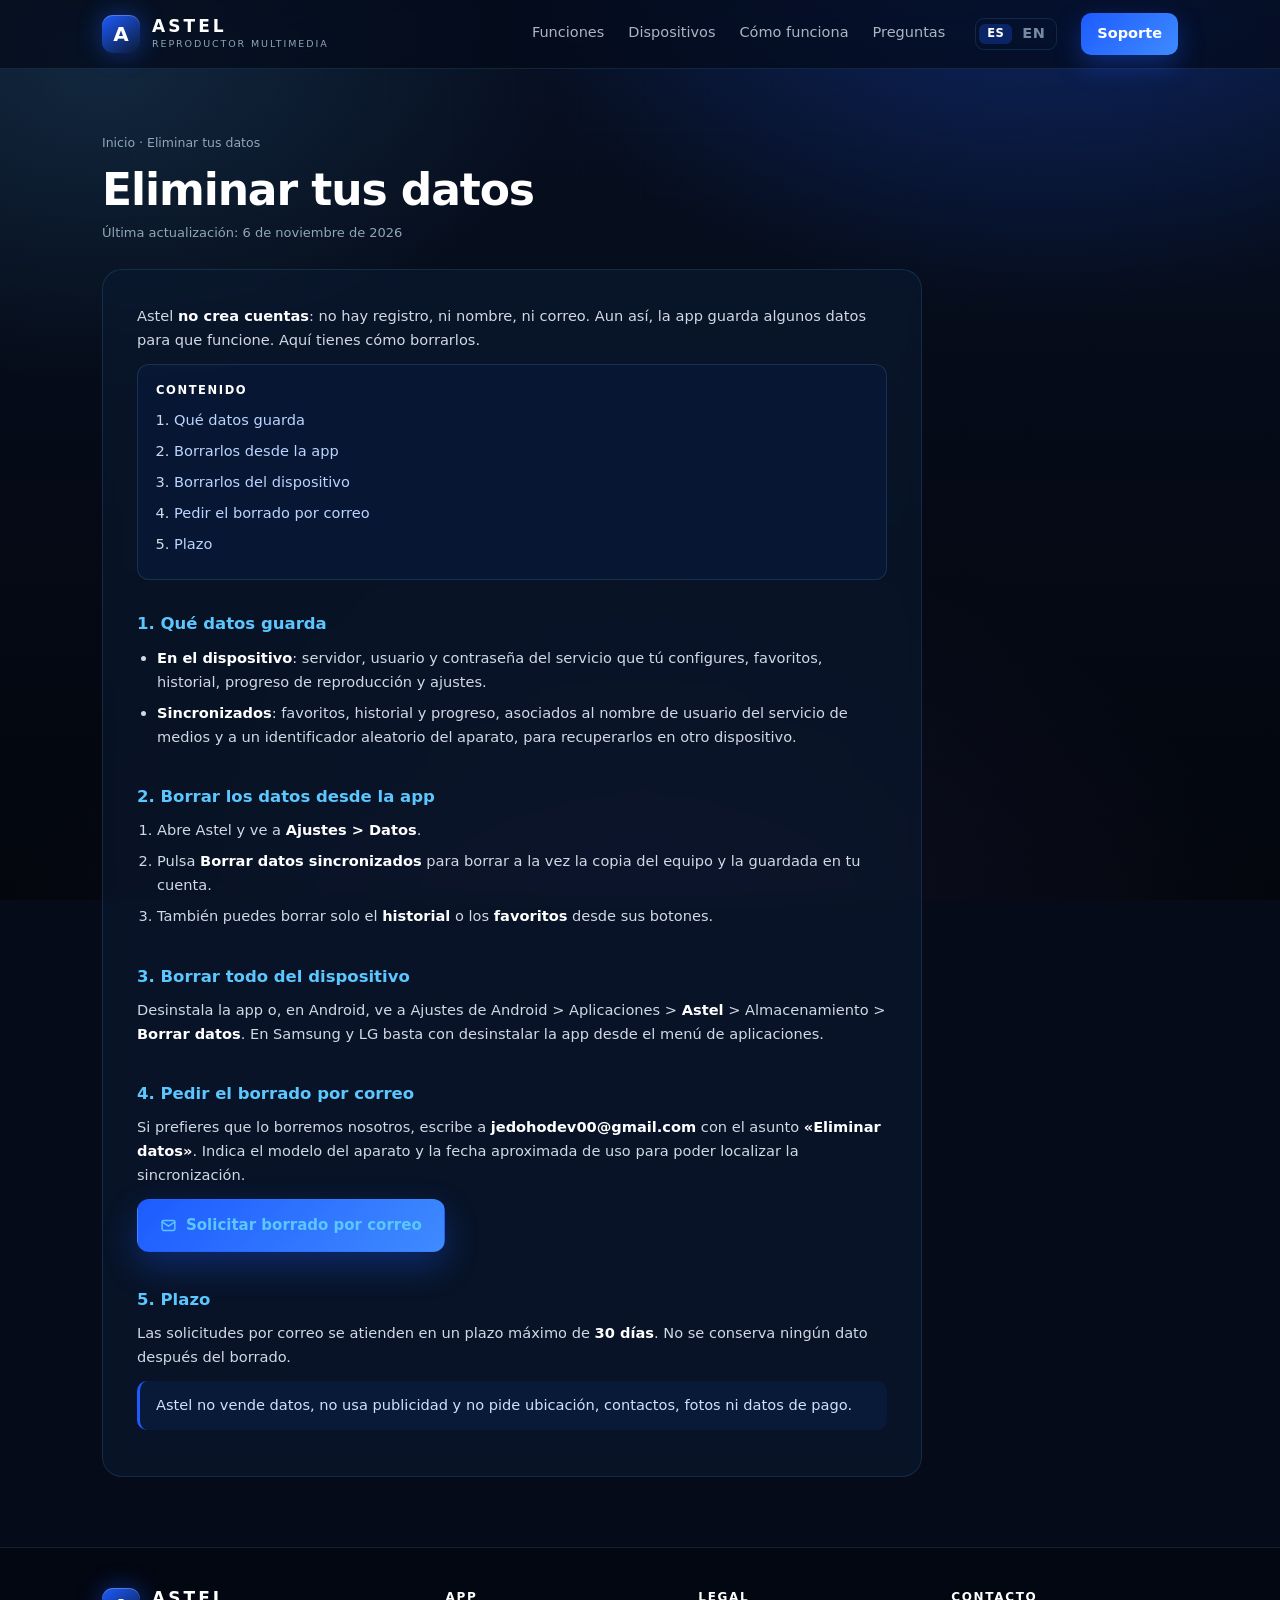
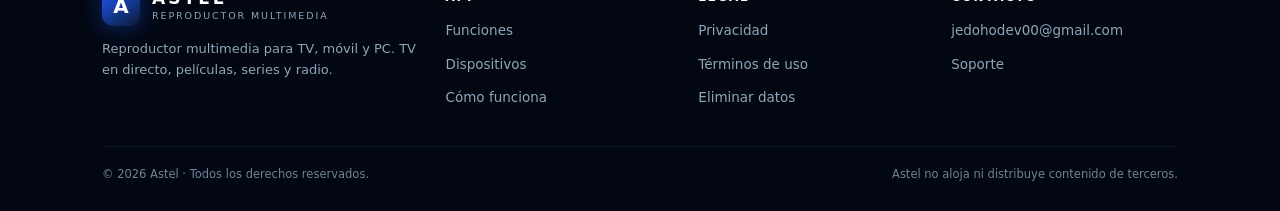
<file: eliminar-datos.html>
<!doctype html>
<html lang="es">
<head>
<meta charset="utf-8">
<meta name="viewport" content="width=device-width, initial-scale=1">
<title>Eliminar tus datos · Astel</title>
<meta name="description" content="Cómo borrar los datos que Astel guarda en el dispositivo y los sincronizados.">
<meta name="theme-color" content="#050B18">
<link rel="icon" href="data:image/svg+xml,%3Csvg xmlns='http://www.w3.org/2000/svg' viewBox='0 0 64 64'%3E%3Cdefs%3E%3ClinearGradient id='g' x1='0' y1='0' x2='1' y2='1'%3E%3Cstop offset='0' stop-color='%231D5BFF'/%3E%3Cstop offset='1' stop-color='%230B1A33'/%3E%3C/linearGradient%3E%3C/defs%3E%3Crect width='64' height='64' rx='16' fill='url(%23g)'/%3E%3Ctext x='32' y='45' font-family='Arial,sans-serif' font-size='38' font-weight='900' fill='%23fff' text-anchor='middle'%3EA%3C/text%3E%3C/svg%3E">
<link rel="stylesheet" href="assets/estilo.css?v=20261116b">
</head>
<body>

<header class="cabecera">
  <div class="wrap">
    <a class="marca" href="index.html" aria-label="Astel, inicio">
      <span class="mark" aria-hidden="true">A</span>
      <span class="marca-texto"><b>ASTEL</b><span>Reproductor multimedia</span></span>
    </a>

    <nav class="nav" aria-label="Principal">
      <a href="index.html#funciones">Funciones</a>
      <a href="index.html#dispositivos">Dispositivos</a>
      <a href="index.html#como-funciona">Cómo funciona</a>
      <a href="index.html#preguntas">Preguntas</a>
      <span class="idioma" aria-label="Idioma">
        <span class="activo">ES</span>
        <a href="en/delete-data.html" hreflang="en" lang="en">EN</a>
      </span>
      <a class="destacado" href="index.html#contacto">Soporte</a>
    </nav>

    <details class="menu-movil">
      <summary aria-label="Abrir menú">
        Menú
        <svg width="14" height="14" viewBox="0 0 24 24" fill="none" stroke="currentColor" stroke-width="2.2" stroke-linecap="round" aria-hidden="true"><path d="M4 7h16M4 12h16M4 17h16"/></svg>
      </summary>
      <nav aria-label="Principal (móvil)">
        <a href="index.html"><svg viewBox="0 0 24 24" width="19" height="19" fill="none" stroke="currentColor" stroke-width="1.7" stroke-linecap="round" stroke-linejoin="round" aria-hidden="true"><path d="M15 21v-8a1 1 0 0 0-1-1h-4a1 1 0 0 0-1 1v8"/><path d="M3 10a2 2 0 0 1 .709-1.528l7-5.999a2 2 0 0 1 2.582 0l7 5.999A2 2 0 0 1 21 10v9a2 2 0 0 1-2 2H5a2 2 0 0 1-2-2z"/></svg>Inicio</a>
        <a href="privacidad.html"><svg viewBox="0 0 24 24" width="19" height="19" fill="none" stroke="currentColor" stroke-width="1.7" stroke-linecap="round" stroke-linejoin="round" aria-hidden="true"><path d="M20 13c0 5-3.5 7.5-7.66 8.95a1 1 0 0 1-.67-.01C7.5 20.5 4 18 4 13V6a1 1 0 0 1 1-1c2 0 4.5-1.2 6.24-2.72a1.17 1.17 0 0 1 1.52 0C14.51 3.81 17 5 19 5a1 1 0 0 1 1 1z"/><path d="m9 12 2 2 4-4"/></svg>Privacidad</a>
        <a href="terminos.html"><svg viewBox="0 0 24 24" width="19" height="19" fill="none" stroke="currentColor" stroke-width="1.7" stroke-linecap="round" stroke-linejoin="round" aria-hidden="true"><path d="M15 2H6a2 2 0 0 0-2 2v16a2 2 0 0 0 2 2h12a2 2 0 0 0 2-2V7Z"/><path d="M14 2v4a2 2 0 0 0 2 2h4"/><path d="M10 9H8"/><path d="M16 13H8"/><path d="M16 17H8"/></svg>Términos</a>
        <a href="eliminar-datos.html"><svg viewBox="0 0 24 24" width="19" height="19" fill="none" stroke="currentColor" stroke-width="1.7" stroke-linecap="round" stroke-linejoin="round" aria-hidden="true"><path d="M3 6h18"/><path d="M19 6v14c0 1-1 2-2 2H7c-1 0-2-1-2-2V6"/><path d="M8 6V4c0-1 1-2 2-2h4c1 0 2 1 2 2v2"/><line x1="10" x2="10" y1="11" y2="17"/><line x1="14" x2="14" y1="11" y2="17"/></svg>Eliminar datos</a>
      <span class="idioma" aria-label="Idioma">
  <span class="activo">ES</span>
  <a href="en/delete-data.html" hreflang="en" lang="en">EN</a>
</span>
      </nav>
    </details>
  </div>
</header>

<main class="legal wrap">
  <p class="migas"><a href="index.html">Inicio</a> · Eliminar tus datos</p>
  <h1>Eliminar tus datos</h1>
  <p class="fecha">Última actualización: 6 de noviembre de 2026</p>

  <div class="legal-cuerpo">
    <p>Astel <strong>no crea cuentas</strong>: no hay registro, ni nombre, ni correo.
    Aun así, la app guarda algunos datos para que funcione. Aquí tienes cómo
    borrarlos.</p>

    <div class="indice">
      <b>Contenido</b>
      <ol>
        <li><a href="#d1">Qué datos guarda</a></li>
        <li><a href="#d2">Borrarlos desde la app</a></li>
        <li><a href="#d3">Borrarlos del dispositivo</a></li>
        <li><a href="#d4">Pedir el borrado por correo</a></li>
        <li><a href="#d5">Plazo</a></li>
      </ol>
    </div>

    <h2 id="d1">1. Qué datos guarda</h2>
    <ul>
      <li><strong>En el dispositivo</strong>: servidor, usuario y contraseña del
      servicio que tú configures, favoritos, historial, progreso de reproducción
      y ajustes.</li>
      <li><strong>Sincronizados</strong>: favoritos, historial y progreso, asociados
      al nombre de usuario del servicio de medios y a un identificador aleatorio
      del aparato, para recuperarlos en otro dispositivo.</li>
    </ul>

    <h2 id="d2">2. Borrar los datos desde la app</h2>
    <ol>
      <li>Abre Astel y ve a <strong>Ajustes &gt; Datos</strong>.</li>
      <li>Pulsa <strong>Borrar datos sincronizados</strong> para borrar a la vez
      la copia del equipo y la guardada en tu cuenta.</li>
      <li>También puedes borrar solo el <strong>historial</strong> o los
      <strong>favoritos</strong> desde sus botones.</li>
    </ol>

    <h2 id="d3">3. Borrar todo del dispositivo</h2>
    <p>Desinstala la app o, en Android, ve a Ajustes de Android &gt;
    Aplicaciones &gt; <strong>Astel</strong> &gt; Almacenamiento &gt;
    <strong>Borrar datos</strong>. En Samsung y LG basta con desinstalar la app
    desde el menú de aplicaciones.</p>

    <h2 id="d4">4. Pedir el borrado por correo</h2>
    <p>Si prefieres que lo borremos nosotros, escribe a
    <strong>jedohodev00@gmail.com</strong> con el asunto
    <strong>«Eliminar datos»</strong>. Indica el modelo del aparato y la fecha
    aproximada de uso para poder localizar la sincronización.</p>

    <p>
      <a class="btn" href="mailto:jedohodev00@gmail.com?subject=Eliminar%20datos%20-%20Astel">
        <svg viewBox="0 0 24 24" fill="none" stroke="currentColor" stroke-width="2" stroke-linecap="round" stroke-linejoin="round" aria-hidden="true"><rect x="3" y="5" width="18" height="14" rx="2"/><path d="M3 7l9 6 9-6"/></svg>
        Solicitar borrado por correo
      </a>
    </p>

    <h2 id="d5">5. Plazo</h2>
    <p>Las solicitudes por correo se atienden en un plazo máximo de
    <strong>30 días</strong>. No se conserva ningún dato después del borrado.</p>

    <p class="aviso">
      Astel no vende datos, no usa publicidad y no pide ubicación, contactos,
      fotos ni datos de pago.
    </p>
  </div>
</main>

<footer class="pie">
  <div class="wrap">
    <div class="pie-rejilla">
      <div>
        <a class="marca" href="index.html" aria-label="Astel, inicio">
          <span class="mark" aria-hidden="true">A</span>
          <span class="marca-texto"><b>ASTEL</b><span>Reproductor multimedia</span></span>
        </a>
        <p>Reproductor multimedia para TV, móvil y PC. TV en directo, películas, series y radio.</p>
      </div>
      <div>
        <h4>App</h4>
        <ul>
          <li><a href="index.html#funciones">Funciones</a></li>
          <li><a href="index.html#dispositivos">Dispositivos</a></li>
          <li><a href="index.html#como-funciona">Cómo funciona</a></li>
        </ul>
      </div>
      <div>
        <h4>Legal</h4>
        <ul>
          <li><a href="privacidad.html">Privacidad</a></li>
          <li><a href="terminos.html">Términos de uso</a></li>
          <li><a href="eliminar-datos.html">Eliminar datos</a></li>
        </ul>
      </div>
      <div>
        <h4>Contacto</h4>
        <ul>
          <li><a href="mailto:jedohodev00@gmail.com">jedohodev00@gmail.com</a></li>
          <li><a href="mailto:jedohodev00@gmail.com?subject=Soporte%20Astel">Soporte</a></li>
        </ul>
      </div>
    </div>
    <div class="pie-legal">
      <p>© 2026 Astel · Todos los derechos reservados.</p>
      <p>Astel no aloja ni distribuye contenido de terceros.</p>
    </div>
  </div>
</footer>

</body>
</html>
</file>
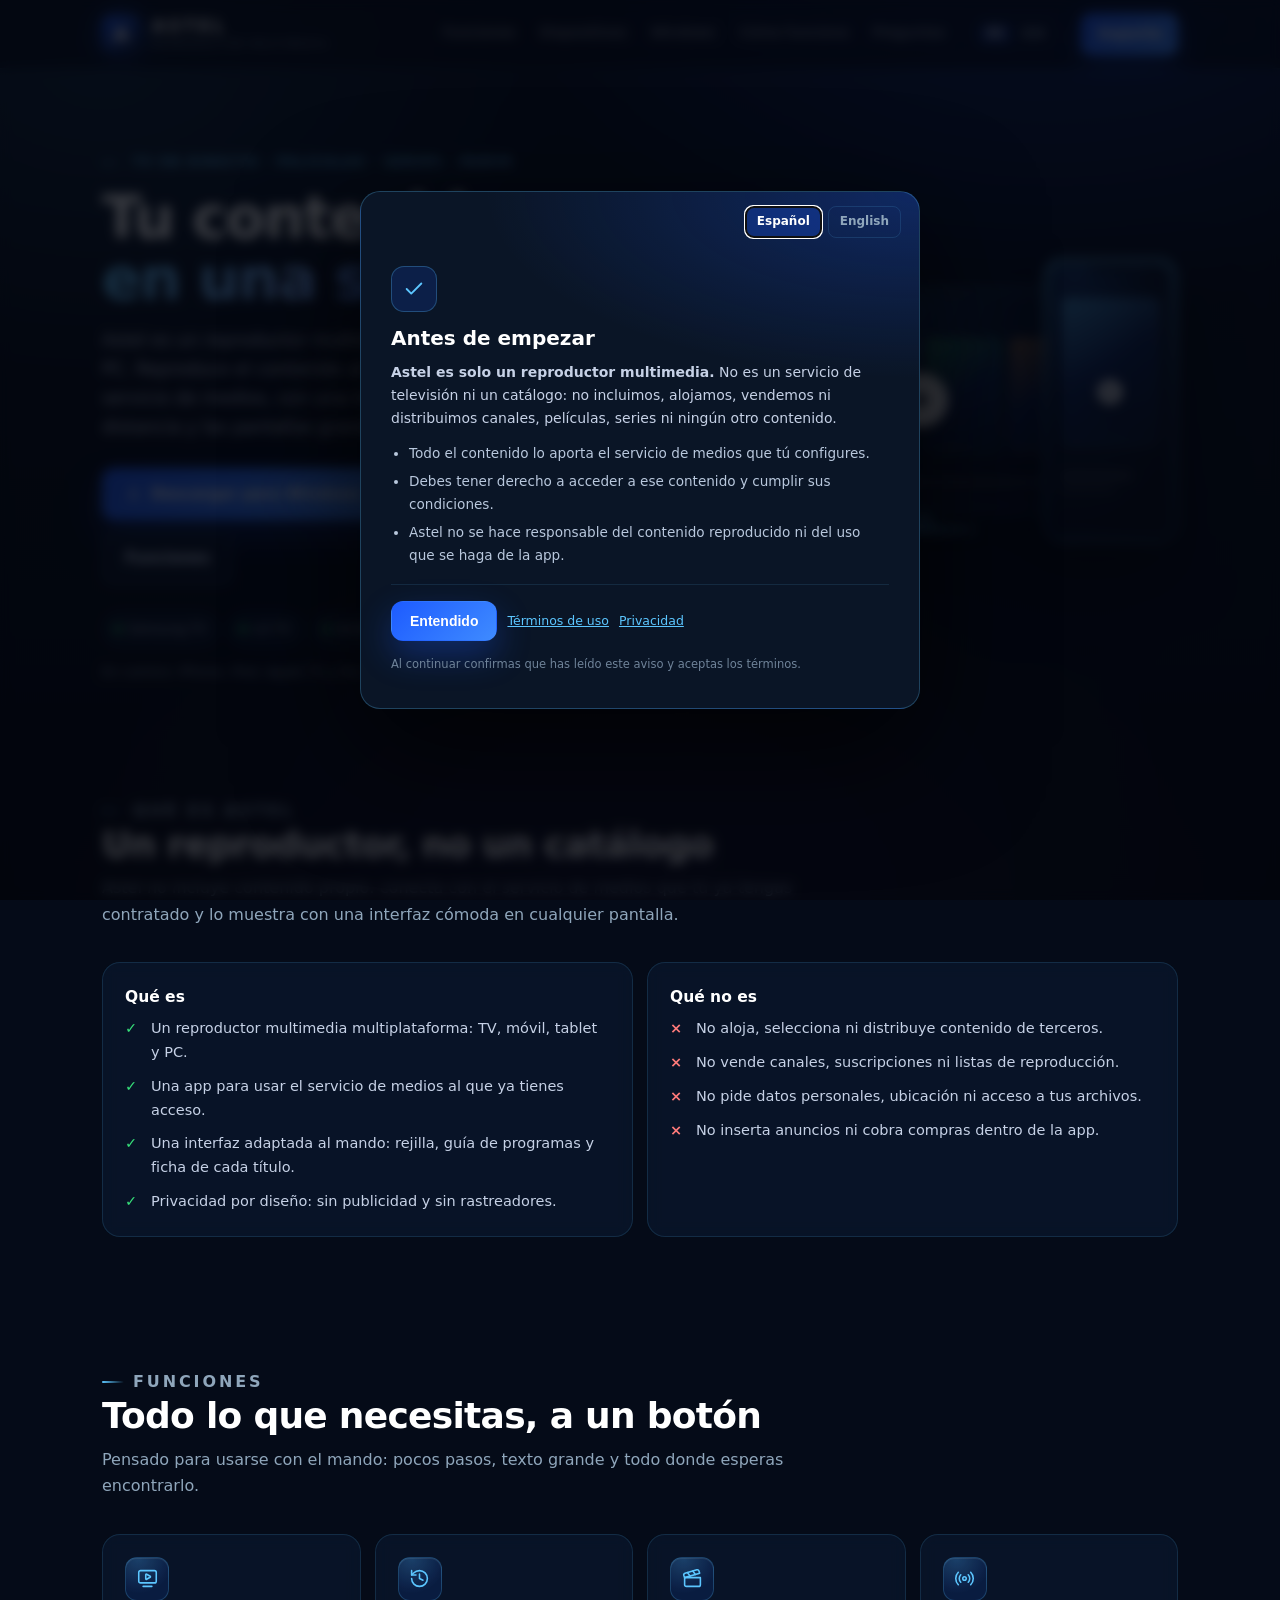
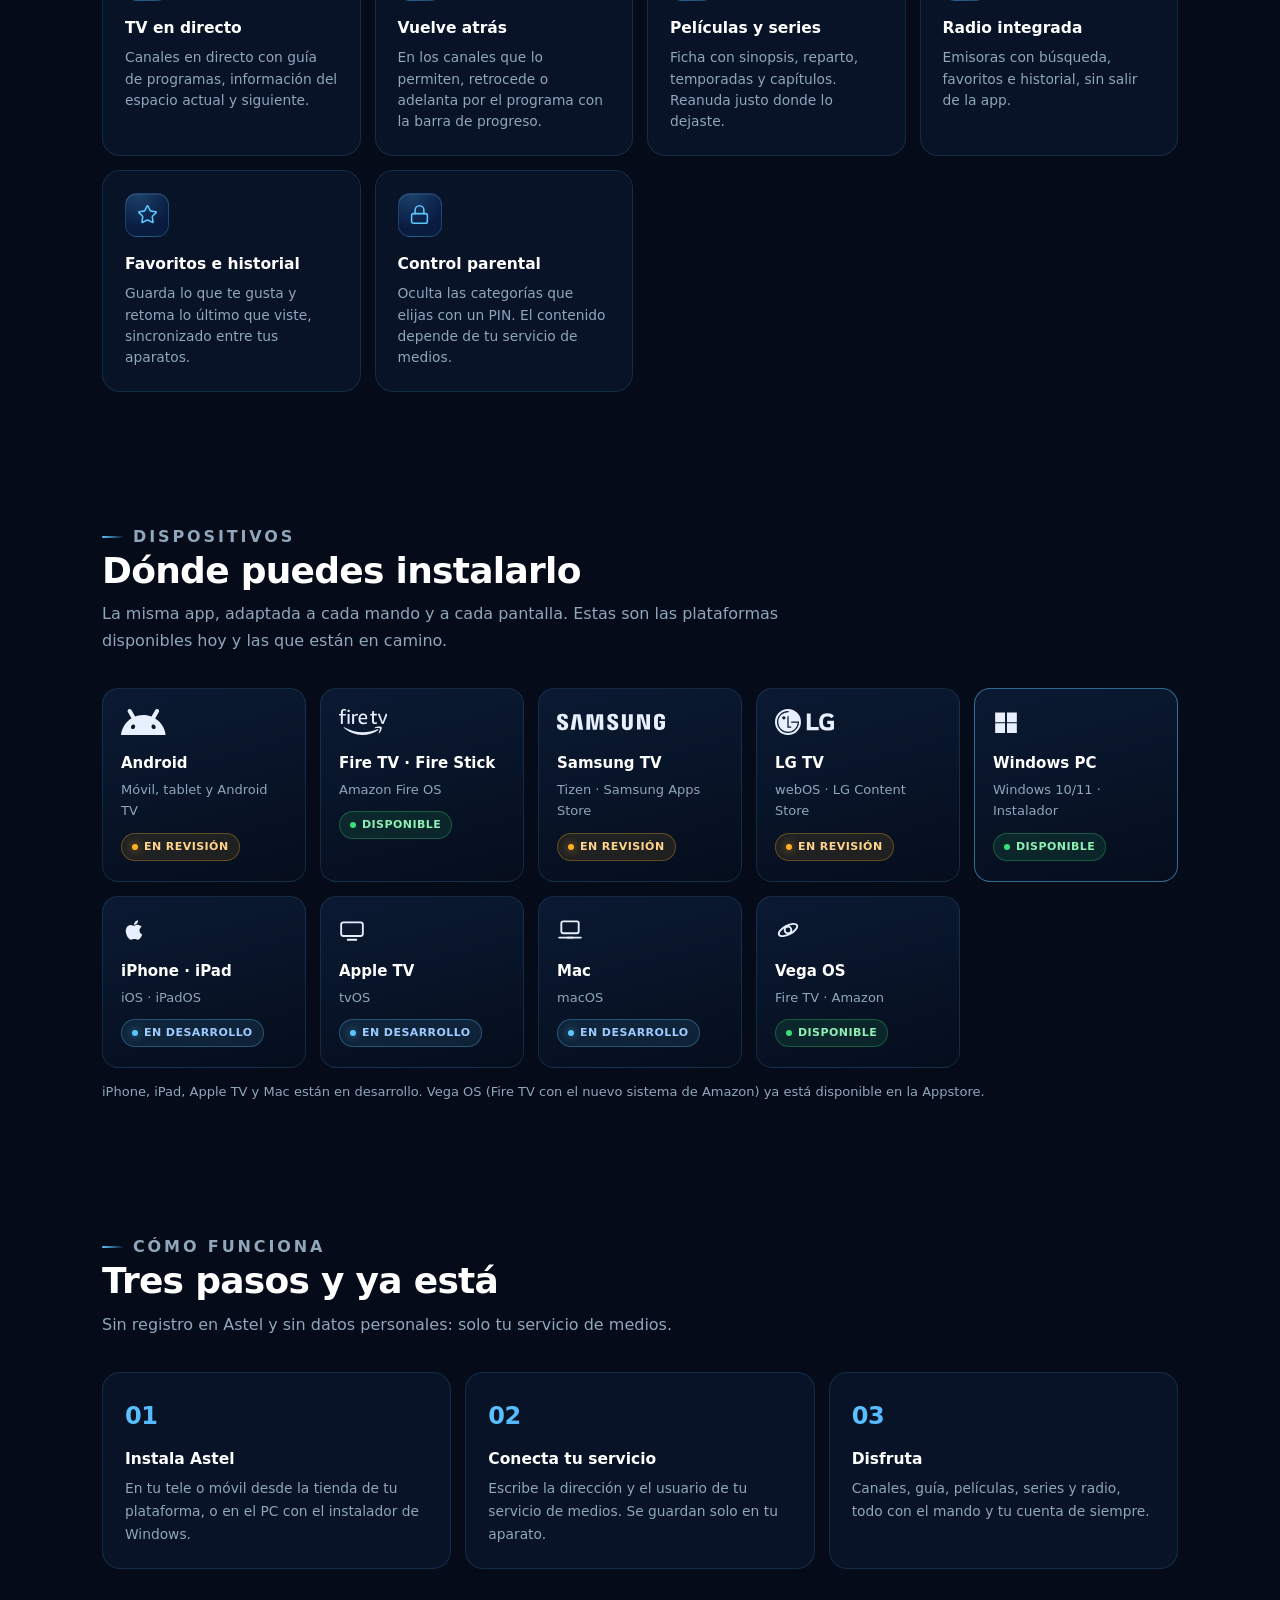
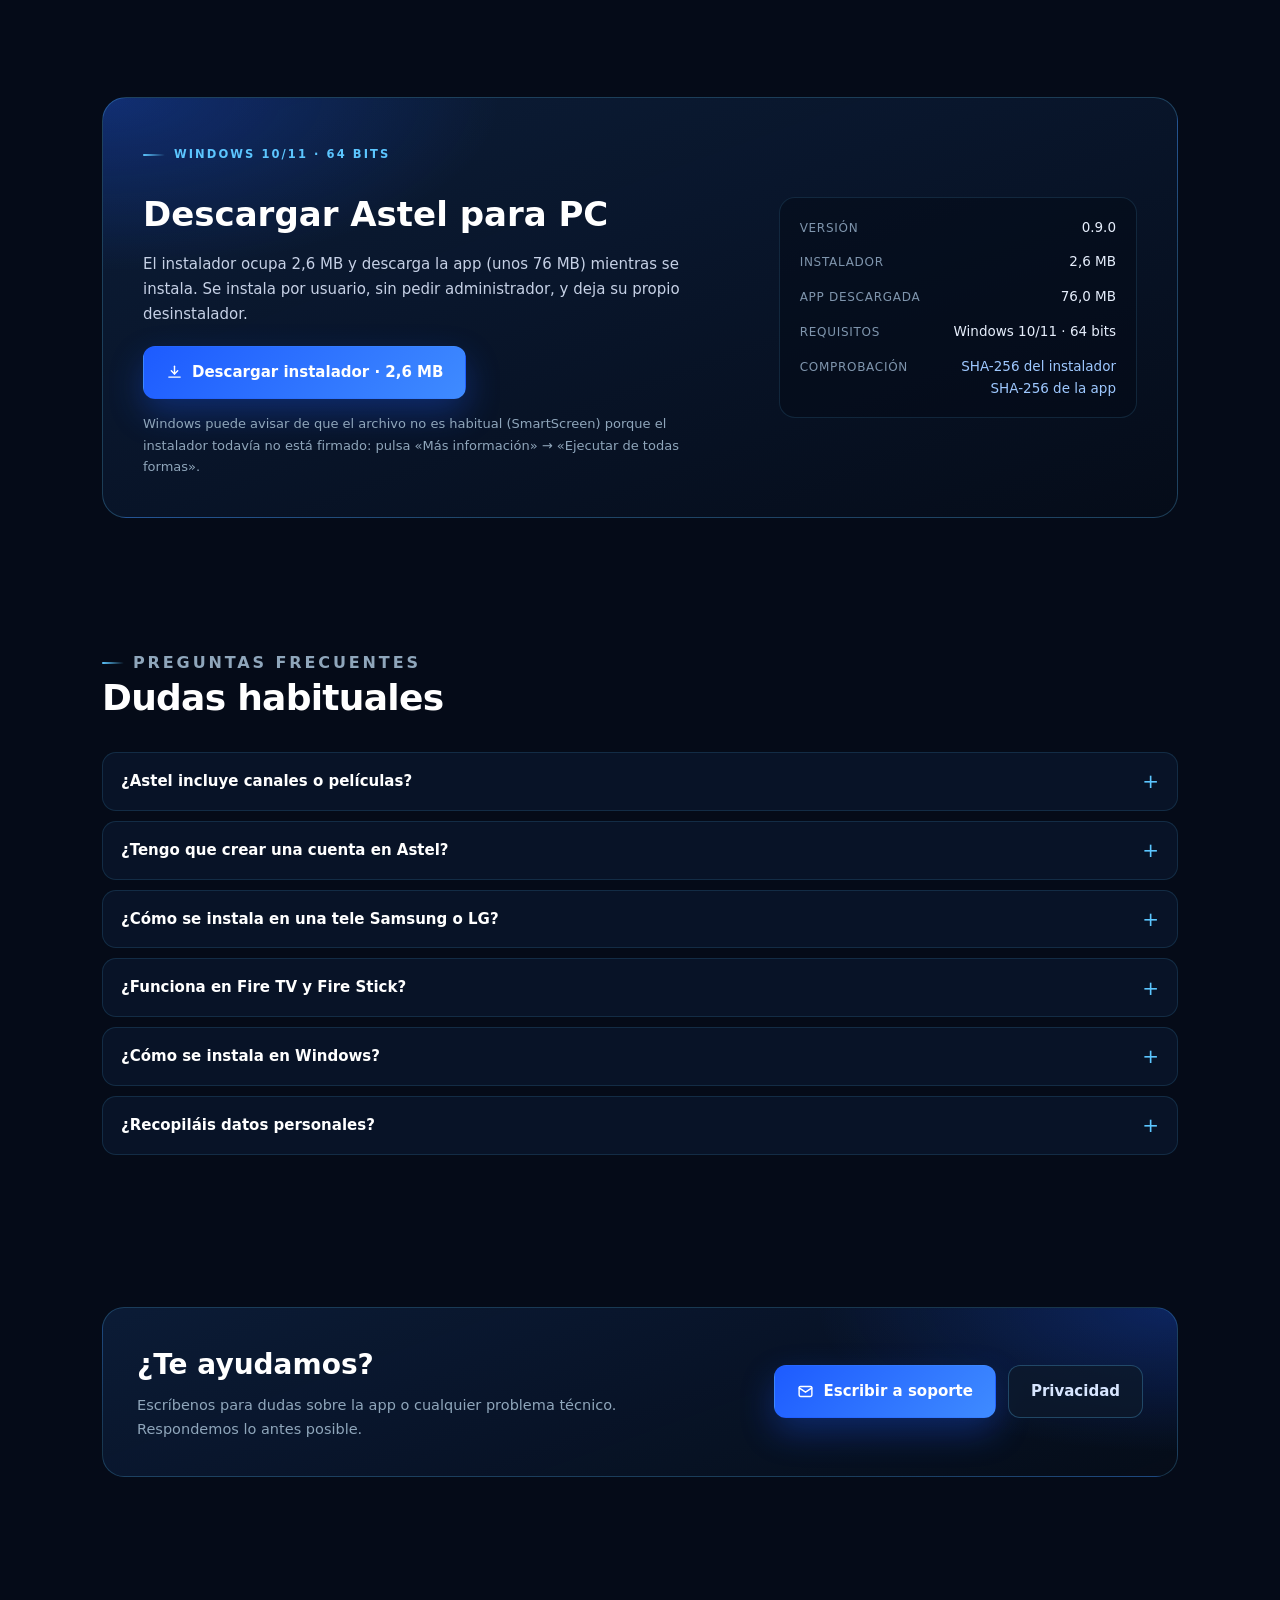
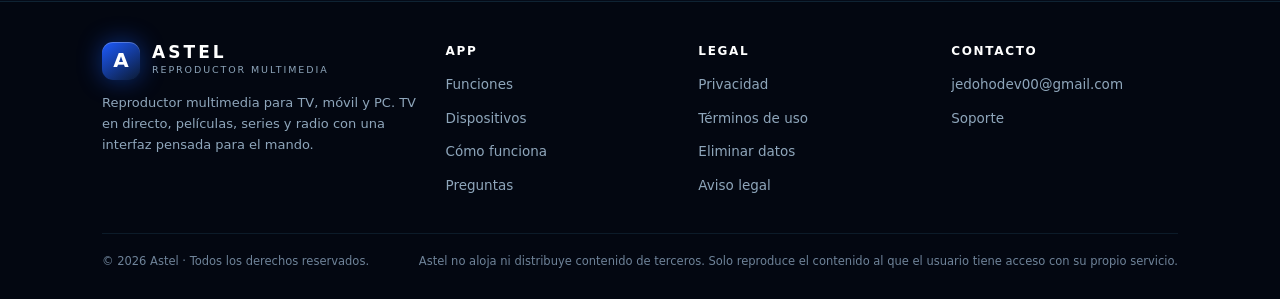
<file: index2.html>
<!doctype html>
<html lang="es">
<head>
<meta charset="utf-8">
<meta name="viewport" content="width=device-width, initial-scale=1">
<title>Astel · Reproductor multimedia para TV, móvil y PC</title>
<meta name="description" content="Astel es un reproductor multimedia para Samsung TV, LG, Android, Fire TV y Windows, y próximamente iPhone, iPad, Apple TV, Mac y Vega OS. TV en directo, películas, series y radio con una interfaz pensada para el mando a distancia.">
<meta name="theme-color" content="#050B18">
<link rel="icon" href="data:image/svg+xml,%3Csvg xmlns='http://www.w3.org/2000/svg' viewBox='0 0 64 64'%3E%3Cdefs%3E%3ClinearGradient id='g' x1='0' y1='0' x2='1' y2='1'%3E%3Cstop offset='0' stop-color='%231D5BFF'/%3E%3Cstop offset='1' stop-color='%230B1A33'/%3E%3C/linearGradient%3E%3C/defs%3E%3Crect width='64' height='64' rx='16' fill='url(%23g)'/%3E%3Ctext x='32' y='45' font-family='Arial,sans-serif' font-size='38' font-weight='900' fill='%23fff' text-anchor='middle'%3EA%3C/text%3E%3C/svg%3E">
<link rel="stylesheet" href="assets/estilo.css?v=20261116b">
<meta property="og:type" content="website">
<meta property="og:title" content="Astel · Reproductor multimedia">
<meta property="og:description" content="TV en directo, películas, series y radio en Samsung TV, LG, Android, Fire TV y Windows, y próximamente iPhone, iPad, Apple TV, Mac y Vega OS.">
</head>
<body>

<header class="cabecera">
  <div class="wrap">
    <a class="marca" href="index2.html" aria-label="Astel, inicio">
      <span class="mark" aria-hidden="true">A</span>
      <span class="marca-texto">
        <b>ASTEL</b>
        <span>Reproductor multimedia</span>
      </span>
    </a>

    <nav class="nav" aria-label="Principal">
      <a href="#funciones">Funciones</a>
      <a href="#dispositivos">Dispositivos</a>
      <a href="#descargar">Windows</a>
      <a href="#como-funciona">Cómo funciona</a>
      <a href="#preguntas">Preguntas</a>
      <span class="idioma" aria-label="Idioma">
        <span class="activo">ES</span>
        <a href="en/index2.html" hreflang="en" lang="en">EN</a>
      </span>
      <a class="destacado" href="#contacto">Soporte</a>
    </nav>

    <details class="menu-movil">
      <summary aria-label="Abrir menú">
        Menú
        <svg width="14" height="14" viewBox="0 0 24 24" fill="none" stroke="currentColor" stroke-width="2.2" stroke-linecap="round" aria-hidden="true"><path d="M4 7h16M4 12h16M4 17h16"/></svg>
      </summary>
      <nav aria-label="Principal (móvil)">
        <a href="#funciones"><svg viewBox="0 0 24 24" width="19" height="19" fill="none" stroke="currentColor" stroke-width="1.7" stroke-linecap="round" stroke-linejoin="round" aria-hidden="true"><rect width="20" height="15" x="2" y="7" rx="2" ry="2"/><polyline points="17 2 12 7 7 2"/></svg>Funciones</a>
        <a href="#dispositivos"><svg viewBox="0 0 24 24" width="19" height="19" fill="none" stroke="currentColor" stroke-width="1.7" stroke-linecap="round" stroke-linejoin="round" aria-hidden="true"><path d="M18 8V6a2 2 0 0 0-2-2H4a2 2 0 0 0-2 2v7a2 2 0 0 0 2 2h8"/><path d="M10 19v-3.96 3.15"/><path d="M7 19h5"/><rect width="6" height="10" x="16" y="12" rx="2"/></svg>Dispositivos</a>
        <a href="#como-funciona"><svg viewBox="0 0 24 24" width="19" height="19" fill="none" stroke="currentColor" stroke-width="1.7" stroke-linecap="round" stroke-linejoin="round" aria-hidden="true"><circle cx="6" cy="19" r="3"/><path d="M9 19h8.5a3.5 3.5 0 0 0 0-7h-11a3.5 3.5 0 0 1 0-7H15"/><circle cx="18" cy="5" r="3"/></svg>Cómo funciona</a>
        <a href="#descargar"><svg viewBox="0 0 24 24" width="19" height="19" fill="none" stroke="currentColor" stroke-width="1.7" stroke-linecap="round" stroke-linejoin="round" aria-hidden="true"><path d="M12 3v11"/><path d="M7.5 9.5 12 14l4.5-4.5"/><path d="M4 18.5h16"/></svg>Windows</a>
        <a href="#preguntas"><svg viewBox="0 0 24 24" width="19" height="19" fill="none" stroke="currentColor" stroke-width="1.7" stroke-linecap="round" stroke-linejoin="round" aria-hidden="true"><circle cx="12" cy="12" r="10"/><path d="M9.09 9a3 3 0 0 1 5.83 1c0 2-3 3-3 3"/><path d="M12 17h.01"/></svg>Preguntas</a>
        <a href="#contacto"><svg viewBox="0 0 24 24" width="19" height="19" fill="none" stroke="currentColor" stroke-width="1.7" stroke-linecap="round" stroke-linejoin="round" aria-hidden="true"><circle cx="12" cy="12" r="10"/><path d="m4.93 4.93 4.24 4.24"/><path d="m14.83 9.17 4.24-4.24"/><path d="m14.83 14.83 4.24 4.24"/><path d="m9.17 14.83-4.24 4.24"/><circle cx="12" cy="12" r="4"/></svg>Soporte</a>
        <a href="privacidad.html"><svg viewBox="0 0 24 24" width="19" height="19" fill="none" stroke="currentColor" stroke-width="1.7" stroke-linecap="round" stroke-linejoin="round" aria-hidden="true"><path d="M20 13c0 5-3.5 7.5-7.66 8.95a1 1 0 0 1-.67-.01C7.5 20.5 4 18 4 13V6a1 1 0 0 1 1-1c2 0 4.5-1.2 6.24-2.72a1.17 1.17 0 0 1 1.52 0C14.51 3.81 17 5 19 5a1 1 0 0 1 1 1z"/><path d="m9 12 2 2 4-4"/></svg>Privacidad</a>
        <a href="terminos.html"><svg viewBox="0 0 24 24" width="19" height="19" fill="none" stroke="currentColor" stroke-width="1.7" stroke-linecap="round" stroke-linejoin="round" aria-hidden="true"><path d="M15 2H6a2 2 0 0 0-2 2v16a2 2 0 0 0 2 2h12a2 2 0 0 0 2-2V7Z"/><path d="M14 2v4a2 2 0 0 0 2 2h4"/><path d="M10 9H8"/><path d="M16 13H8"/><path d="M16 17H8"/></svg>Términos</a>
        <span class="idioma" aria-label="Idioma">
          <span class="activo">ES</span>
          <a href="en/index2.html" hreflang="en" lang="en">EN</a>
        </span>
      </nav>
    </details>
  </div>
</header>

<main>

  <!-- ===================================================== portada -->
  <section class="hero wrap">
    <div>
      <p class="kicker">TV en directo · Películas · Series · Radio</p>
      <h1>Tu contenido,<br><span class="degradado">en una sola app.</span></h1>
      <p class="entradilla">
        Astel es un reproductor multimedia para televisores, móviles y PC.
        Reproduce el contenido al que ya tienes acceso con tu servicio de medios,
        con una interfaz pensada para el mando a distancia y las pantallas grandes.
      </p>

      <div class="acciones">
        <a class="btn" href="descargas/Astel-Setup-0.9.0-lite.exe" rel="noopener">
          <svg viewBox="0 0 24 24" fill="none" stroke="currentColor" stroke-width="2" stroke-linecap="round" stroke-linejoin="round" aria-hidden="true"><path d="M12 3v11"/><path d="M7.5 9.5 12 14l4.5-4.5"/><path d="M4 18.5h16"/></svg>
          Descargar para Windows
        </a>
        <a class="btn alt" href="#dispositivos">Ver dispositivos</a>
        <a class="btn alt" href="#funciones">Funciones</a>
      </div>

      <div class="sellos" aria-label="Disponible en">
        <span class="sello">Samsung TV</span>
        <span class="sello">LG TV</span>
        <span class="sello">Android</span>
        <span class="sello">Fire TV</span>
        <span class="sello">Windows</span>
      </div>
      <p class="nota-plataformas">En camino: iPhone, iPad, Apple TV y Mac.</p>
    </div>

    <div class="hero-dispositivos" aria-hidden="true">
      <div class="maqueta">
      <div class="pantalla">
        <div class="franja">
          <span class="punto"></span><span class="punto"></span><span class="punto"></span>
          <span class="titulo">Astel</span>
        </div>
        <div class="rejilla">
          <span class="poster"></span><span class="poster"></span>
          <span class="poster"></span><span class="poster"></span>
        </div>
        <span class="reproducir"></span>
        <div class="barra"><i></i></div>
      </div>
      </div>
      <div class="movil">
        <div class="movil-pantalla">
          <span class="movil-poster"></span>
          <span class="movil-play"></span>
          <span class="movil-linea l1"></span>
          <span class="movil-linea l2"></span>
        </div>
      </div>
    </div>
  </section>

  <!-- ===================================================== que es / no es -->
  <section class="seccion wrap" id="que-es">
    <div class="seccion-cabecera">
      <p class="kicker">Qué es Astel</p>
      <h2>Un reproductor, no un catálogo</h2>
      <p>Astel no incluye contenido propio: conecta con el servicio de medios que tú ya tengas contratado y lo muestra con una interfaz cómoda en cualquier pantalla.</p>
    </div>

    <div class="duo">
      <div class="tarjeta">
        <b>Qué es</b>
        <ul class="lista si">
          <li>Un reproductor multimedia multiplataforma: TV, móvil, tablet y PC.</li>
          <li>Una app para usar el servicio de medios al que ya tienes acceso.</li>
          <li>Una interfaz adaptada al mando: rejilla, guía de programas y ficha de cada título.</li>
          <li>Privacidad por diseño: sin publicidad y sin rastreadores.</li>
        </ul>
      </div>
      <div class="tarjeta">
        <b>Qué no es</b>
        <ul class="lista no">
          <li>No aloja, selecciona ni distribuye contenido de terceros.</li>
          <li>No vende canales, suscripciones ni listas de reproducción.</li>
          <li>No pide datos personales, ubicación ni acceso a tus archivos.</li>
          <li>No inserta anuncios ni cobra compras dentro de la app.</li>
        </ul>
      </div>
    </div>
  </section>

  <!-- ===================================================== funciones -->
  <section class="seccion wrap" id="funciones">
    <div class="seccion-cabecera">
      <p class="kicker">Funciones</p>
      <h2>Todo lo que necesitas, a un botón</h2>
      <p>Pensado para usarse con el mando: pocos pasos, texto grande y todo donde esperas encontrarlo.</p>
    </div>

    <div class="rejilla">
      <article class="tarjeta">
        <span class="icono"><svg viewBox="0 0 24 24" fill="none" stroke="currentColor" stroke-width="1.8" stroke-linecap="round" stroke-linejoin="round"><path d="M15.033 9.44a.647.647 0 0 1 0 1.12l-4.065 2.352a.645.645 0 0 1-.968-.56V7.648a.645.645 0 0 1 .967-.56z"/><path d="M7 21h10"/><rect width="20" height="14" x="2" y="3" rx="2"/></svg></span>
        <h3>TV en directo</h3>
        <p>Canales en directo con guía de programas, información del espacio actual y siguiente.</p>
      </article>

      <article class="tarjeta">
        <span class="icono"><svg viewBox="0 0 24 24" fill="none" stroke="currentColor" stroke-width="1.8" stroke-linecap="round" stroke-linejoin="round"><path d="M3 12a9 9 0 1 0 9-9 9.75 9.75 0 0 0-6.74 2.74L3 8"/><path d="M3 3v5h5"/><path d="M12 7v5l4 2"/></svg></span>
        <h3>Vuelve atrás</h3>
        <p>En los canales que lo permiten, retrocede o adelanta por el programa con la barra de progreso.</p>
      </article>

      <article class="tarjeta">
        <span class="icono"><svg viewBox="0 0 24 24" fill="none" stroke="currentColor" stroke-width="1.8" stroke-linecap="round" stroke-linejoin="round"><path d="m12.296 3.464 3.02 3.956"/><path d="M20.2 6 3 11l-.9-2.4c-.3-1.1.3-2.2 1.3-2.5l13.5-4c1.1-.3 2.2.3 2.5 1.3z"/><path d="M3 11h18v8a2 2 0 0 1-2 2H5a2 2 0 0 1-2-2z"/><path d="m6.18 5.276 3.1 3.899"/></svg></span>
        <h3>Películas y series</h3>
        <p>Ficha con sinopsis, reparto, temporadas y capítulos. Reanuda justo donde lo dejaste.</p>
      </article>

      <article class="tarjeta">
        <span class="icono"><svg viewBox="0 0 24 24" fill="none" stroke="currentColor" stroke-width="1.8" stroke-linecap="round" stroke-linejoin="round"><path d="M16.247 7.761a6 6 0 0 1 0 8.478"/><path d="M19.075 4.933a10 10 0 0 1 0 14.134"/><path d="M4.925 19.067a10 10 0 0 1 0-14.134"/><path d="M7.753 16.239a6 6 0 0 1 0-8.478"/><circle cx="12" cy="12" r="2"/></svg></span>
        <h3>Radio integrada</h3>
        <p>Emisoras con búsqueda, favoritos e historial, sin salir de la app.</p>
      </article>

      <article class="tarjeta">
        <span class="icono"><svg viewBox="0 0 24 24" fill="none" stroke="currentColor" stroke-width="1.8" stroke-linecap="round" stroke-linejoin="round"><path d="M11.525 2.295a.53.53 0 0 1 .95 0l2.31 4.679a2.123 2.123 0 0 0 1.595 1.16l5.166.756a.53.53 0 0 1 .294.904l-3.736 3.638a2.123 2.123 0 0 0-.611 1.878l.882 5.14a.53.53 0 0 1-.771.56l-4.618-2.428a2.122 2.122 0 0 0-1.973 0L6.396 21.01a.53.53 0 0 1-.77-.56l.881-5.139a2.122 2.122 0 0 0-.611-1.879L2.16 9.795a.53.53 0 0 1 .294-.906l5.165-.755a2.122 2.122 0 0 0 1.597-1.16z"/></svg></span>
        <h3>Favoritos e historial</h3>
        <p>Guarda lo que te gusta y retoma lo último que viste, sincronizado entre tus aparatos.</p>
      </article>

      <article class="tarjeta">
        <span class="icono"><svg viewBox="0 0 24 24" fill="none" stroke="currentColor" stroke-width="1.8" stroke-linecap="round" stroke-linejoin="round"><rect width="18" height="11" x="3" y="11" rx="2" ry="2"/><path d="M7 11V7a5 5 0 0 1 10 0v4"/></svg></span>
        <h3>Control parental</h3>
        <p>Oculta las categorías que elijas con un PIN. El contenido depende de tu servicio de medios.</p>
      </article>
    </div>
  </section>

  <!-- ===================================================== dispositivos -->
  <section class="seccion wrap" id="dispositivos">
    <div class="seccion-cabecera">
      <p class="kicker">Dispositivos</p>
      <h2>Dónde puedes instalarlo</h2>
      <p>La misma app, adaptada a cada mando y a cada pantalla. Estas son las plataformas disponibles hoy y las que están en camino.</p>
    </div>

    <div class="dispositivos">
      <article class="dispositivo">
        <span class="marca-icono" aria-hidden="true">
          <svg viewBox="0 5.01 24 13.98" role="img"><path d="M18.4395 5.5586c-.675 1.1664-1.352 2.3318-2.0274 3.498-.0366-.0155-.0742-.0286-.1113-.043-1.8249-.6957-3.484-.8-4.42-.787-1.8551.0185-3.3544.4643-4.2597.8203-.084-.1494-1.7526-3.021-2.0215-3.4864a1.1451 1.1451 0 0 0-.1406-.1914c-.3312-.364-.9054-.4859-1.379-.203-.475.282-.7136.9361-.3886 1.5019 1.9466 3.3696-.0966-.2158 1.9473 3.3593.0172.031-.4946.2642-1.3926 1.0177C2.8987 12.176.452 14.772 0 18.9902h24c-.119-1.1108-.3686-2.099-.7461-3.0683-.7438-1.9118-1.8435-3.2928-2.7402-4.1836a12.1048 12.1048 0 0 0-2.1309-1.6875c.6594-1.122 1.312-2.2559 1.9649-3.3848.2077-.3615.1886-.7956-.0079-1.1191a1.1001 1.1001 0 0 0-.8515-.5332c-.5225-.0536-.9392.3128-1.0488.5449zm-.0391 8.461c.3944.5926.324 1.3306-.1563 1.6503-.4799.3197-1.188.0985-1.582-.4941-.3944-.5927-.324-1.3307.1563-1.6504.4727-.315 1.1812-.1086 1.582.4941zM7.207 13.5273c.4803.3197.5506 1.0577.1563 1.6504-.394.5926-1.1038.8138-1.584.4941-.48-.3197-.5503-1.0577-.1563-1.6504.4008-.6021 1.1087-.8106 1.584-.4941z"/></svg>
        </span>
        <b>Android</b>
        <span>Móvil, tablet y Android TV</span>
        <span class="estado revision">En revisión</span>
      </article>

      <article class="dispositivo">
        <span class="marca-icono" aria-hidden="true">
          <svg viewBox="0 5.57 24 12.87" role="img"><path d="M20.196 15.12c.265.337-.294 1.73-.542 2.353-.077.19.085.266.257.123 1.106-.926 1.39-2.867 1.166-3.149-.226-.277-2.16-.516-3.341.314-.183.127-.151.304.05.279.665-.08 2.147-.257 2.41.08m-.858.981c-2.064 1.523-5.056 2.333-7.632 2.333-3.611 0-6.862-1.334-9.322-3.555-.194-.176-.02-.414.21-.28 2.655 1.545 5.939 2.477 9.328 2.477 2.287 0 4.803-.476 7.115-1.458.348-.147.642.231.3.483m2.034-3.155a.388.388 0 0 1-.201-.04c-.041-.026-.087-.1-.133-.225l-1.734-4.355a1.79 1.79 0 0 0-.046-.117.266.266 0 0 1-.023-.108c0-.084.049-.128.146-.128h.58c.098 0 .165.014.205.04.04.026.082.102.127.226l1.344 3.823 1.343-3.823c.046-.124.089-.2.128-.226a.402.402 0 0 1 .205-.04h.54c.1 0 .148.044.148.128a.3.3 0 0 1-.025.108c-.016.04-.032.078-.044.117l-1.727 4.355c-.045.124-.09.199-.132.225a.388.388 0 0 1-.201.04zm-3.644.068c-.929 0-1.392-.463-1.392-1.392V8.739h-.706c-.13 0-.197-.066-.197-.196v-.246a.22.22 0 0 1 .045-.147c.03-.031.086-.055.171-.067l.717-.09.127-1.215c.013-.13.082-.196.207-.196h.41c.13 0 .196.066.196.196v1.196h1.276c.13 0 .195.065.195.197v.372c0 .13-.064.196-.195.196h-1.276v2.834c0 .243.055.411.162.51.108.098.293.147.555.147.124 0 .277-.016.46-.049.099-.02.164-.03.197-.03.052 0 .088.014.108.044.02.03.029.077.029.142v.266a.366.366 0 0 1-.04.19c-.026.043-.078.078-.157.103a3.018 3.018 0 0 1-.892.118m-4.665-2.976c.006-.052.011-.137.011-.255 0-.399-.094-.698-.28-.901-.186-.204-.46-.306-.818-.306-.412 0-.732.123-.962.369-.228.245-.36.61-.392 1.093zm-.942 3.07c-.803 0-1.411-.222-1.824-.667-.412-.444-.616-1.102-.616-1.972 0-.83.204-1.475.616-1.937.413-.46.988-.691 1.728-.691.62 0 1.098.176 1.432.524.332.351.5.846.5 1.487 0 .21-.017.422-.05.638-.014.077-.034.13-.064.156-.029.027-.077.04-.142.04h-3.08c.013.563.154.977.418 1.245.265.268.674.403 1.23.403.196 0 .385-.014.564-.04a5.04 5.04 0 0 0 .682-.166l.117-.035a.284.284 0 0 1 .09-.016c.085 0 .125.06.125.177v.276c0 .085-.012.144-.037.18a.441.441 0 0 1-.167.114 3.38 3.38 0 0 1-.701.205 4.236 4.236 0 0 1-.82.079m-5.424-.147c-.13 0-.195-.066-.195-.197v-4.58c0-.13.064-.195.195-.195h.432c.064 0 .116.012.153.039.036.025.06.076.072.146l.07.55c.176-.19.343-.34.499-.452a1.725 1.725 0 0 1 1.02-.323c.079 0 .158.003.235.01.112.014.168.072.168.176v.53c0 .117-.058.177-.178.177-.058 0-.114-.004-.17-.01a1.638 1.638 0 0 0-.18-.01c-.524 0-.973.157-1.346.47v3.472c0 .131-.066.197-.195.197zm-2.249 0c-.13 0-.196-.066-.196-.197v-4.58c0-.13.066-.195.196-.195h.579c.13 0 .195.064.195.195v4.58c0 .131-.065.197-.195.197zm.295-5.856c-.19 0-.339-.054-.447-.16a.581.581 0 0 1-.161-.428c0-.176.054-.318.16-.426.11-.109.257-.163.448-.163.189 0 .337.054.446.163.107.108.16.25.16.426a.581.581 0 0 1-.16.427.608.608 0 0 1-.446.161m-3.625 5.856c-.132 0-.197-.066-.197-.197v-4.01H.195c-.13 0-.195-.066-.195-.197v-.245c0-.065.014-.114.043-.147.03-.033.088-.055.173-.07l.705-.087v-.804c0-1.091.523-1.638 1.57-1.638.248 0 .51.036.784.109.072.019.122.047.152.088.029.038.044.107.044.205v.255c0 .124-.048.186-.148.186-.058 0-.14-.01-.248-.029-.11-.02-.23-.03-.369-.03-.3 0-.51.057-.633.172-.121.115-.181.303-.181.564v.903h1.324c.131 0 .197.064.197.195v.373c0 .13-.066.197-.197.197H1.892v4.01c0 .131-.065.197-.196.197Z"/></svg>
        </span>
        <b>Fire TV · Fire Stick</b>
        <span>Amazon Fire OS</span>
        <span class="estado">Disponible</span>
      </article>

      <article class="dispositivo">
        <span class="marca-icono" aria-hidden="true">
          <svg class="largo" viewBox="0 10.17 24 3.67" role="img"><path d="M19.8166 10.2808l.0459 2.6934h-.023l-.7793-2.6934h-1.2837v3.3925h.8481l-.0458-2.785h.023l.8366 2.785h1.2264v-3.3925zm-16.149 0l-.6418 3.427h.9284l.4699-3.1175h.0229l.4585 3.1174h.9169l-.6304-3.4269zm5.1805 0l-.424 2.6132h-.023l-.424-2.6132H6.5788l-.0688 3.427h.8596l.023-3.0832h.0114l.573 3.0831h.8711l.5731-3.083h.023l.0228 3.083h.8596l-.0802-3.4269zm-7.2664 2.4527c.0343.0802.0229.1949.0114.2522-.0229.1146-.1031.2292-.3324.2292-.2177 0-.3438-.126-.3438-.3095v-.3323H0v.2636c0 .7679.6074.9971 1.2493.9971.6189 0 1.1346-.2178 1.2149-.7794.0458-.298.0114-.4928 0-.5616-.1605-.722-1.467-.9283-1.5588-1.3295-.0114-.0688-.0114-.1375 0-.1834.023-.1146.1032-.2292.3095-.2292.2063 0 .321.126.321.3095v.2063h.8595v-.2407c0-.745-.6762-.8596-1.1576-.8596-.6074 0-1.1117.2063-1.2034.7564-.023.149-.0344.2866.0114.4585.1376.7106 1.364.9169 1.5358 1.3524m11.152 0c.0343.0803.0228.1834.0114.2522-.023.1146-.1032.2292-.3324.2292-.2178 0-.3438-.126-.3438-.3095v-.3323h-.917v.2636c0 .7564.596.9857 1.2379.9857.6189 0 1.1232-.2063 1.2034-.7794.0459-.298.0115-.4814 0-.5616-.1375-.7106-1.4327-.9284-1.5243-1.318-.0115-.0688-.0115-.1376 0-.1835.0229-.1146.1031-.2292.3094-.2292.1948 0 .321.126.321.3095v.2063h.848v-.2407c0-.745-.6647-.8596-1.146-.8596-.6075 0-1.1004.1948-1.192.7564-.023.149-.023.2866.0114.4585.1376.7106 1.341.9054 1.513 1.3524m2.8882.4585c.2407 0 .3094-.1605.3323-.2522.0115-.0343.0115-.0917.0115-.126v-2.533h.871v2.4642c0 .0688 0 .1948-.0114.2292-.0573.6419-.5616.8482-1.192.8482-.6303 0-1.1346-.2063-1.192-.8482 0-.0344-.0114-.1604-.0114-.2292v-2.4642h.871v2.533c0 .0458 0 .0916.0115.126 0 .0917.0688.2522.3095.2522m7.1518-.0344c.2522 0 .3324-.1605.3553-.2522.0115-.0343.0115-.0917.0115-.126v-.4929h-.3553v-.5043H24v.917c0 .0687 0 .1145-.0115.2292-.0573.6303-.596.8481-1.2034.8481-.6075 0-1.1461-.2178-1.2034-.8481-.0115-.1147-.0115-.1605-.0115-.2293v-1.444c0-.0574.0115-.172.0115-.2293.0802-.6419.596-.8482 1.2034-.8482s1.1347.2063 1.2034.8482c.0115.1031.0115.2292.0115.2292v.1146h-.8596v-.1948s0-.0803-.0115-.1261c-.0114-.0802-.0802-.2521-.3438-.2521-.2521 0-.321.1604-.3438.2521-.0115.0458-.0115.1032-.0115.1605v1.5702c0 .0458 0 .0916.0115.126 0 .0917.0917.2522.3323.2522"/></svg>
        </span>
        <b>Samsung TV</b>
        <span>Tizen · Samsung Apps Store</span>
        <span class="estado revision">En revisión</span>
      </article>

      <article class="dispositivo">
        <span class="marca-icono" aria-hidden="true">
          <svg viewBox="0 6.71 24 10.58" role="img"><path d="M14.522 14.078h3.27v1.33h-4.847v-6.83h1.577v5.5zm6.74-1.274h1.284v1.195c-.236.09-.698.18-1.137.18-1.42 0-1.893-.721-1.893-2.186 0-1.398.45-2.221 1.869-2.221.791 0 1.24.248 1.612.722l.982-.903c-.6-.855-1.646-1.114-2.629-1.114-2.208 0-3.368 1.205-3.368 3.504 0 2.288 1.047 3.528 3.358 3.528 1.06 0 2.096-.27 2.66-.665V11.53h-2.739v1.274zM5.291 6.709a5.29 5.29 0 1 1 0 10.582 5.291 5.291 0 1 1 0-10.582m3.16 8.457a4.445 4.445 0 0 0 1.31-3.161v-.242l-.22.001H6.596v.494h2.662l-.001.015a3.985 3.985 0 0 1-3.965 3.708 3.95 3.95 0 0 1-2.811-1.165 3.952 3.952 0 0 1-1.164-2.811c0-1.061.414-2.059 1.164-2.81a3.951 3.951 0 0 1 2.81-1.164l.252.003v-.495l-.251-.003a4.475 4.475 0 0 0-4.47 4.469c0 1.194.465 2.316 1.309 3.161a4.444 4.444 0 0 0 3.16 1.31 4.444 4.444 0 0 0 3.162-1.31m-2.91-1.297V9.644H5.04v4.72h1.556v-.495H5.543zm-1.265-3.552a.676.676 0 1 0-.675.674.676.676 0 0 0 .675-.674"/></svg>
        </span>
        <b>LG TV</b>
        <span>webOS · LG Content Store</span>
        <span class="estado revision">En revisión</span>
      </article>

      <a class="dispositivo descargable" href="#descargar">
        <span class="marca-icono" aria-hidden="true">
          <svg viewBox="0 0 24 24" role="img"><path d="M2 3.2h9.1v9.1H2zM12.9 3.2H22v9.1h-9.1zM2 13.1h9.1v9.1H2zM12.9 13.1H22v9.1h-9.1z"/></svg>
        </span>
        <b>Windows PC</b>
        <span>Windows 10/11 · Instalador</span>
        <span class="estado">Disponible</span>
      </a>

      <article class="dispositivo">
        <span class="marca-icono" aria-hidden="true">
          <svg viewBox="0 0 24 24" role="img"><path d="M17.05 20.28c-.98.95-2.05.8-3.08.35-1.09-.46-2.09-.48-3.24 0-1.44.62-2.2.44-3.06-.35C2.79 15.25 3.51 7.59 9.05 7.31c1.35.07 2.29.74 3.08.8 1.18-.24 2.31-.93 3.57-.84 1.51.12 2.65.72 3.4 1.8-3.12 1.87-2.38 5.98.48 7.13-.57 1.5-1.31 2.99-2.54 4.09zM12.03 7.25c-.15-2.23 1.66-4.07 3.74-4.25.29 2.58-2.34 4.5-3.74 4.25z"/></svg>
        </span>
        <b>iPhone · iPad</b>
        <span>iOS · iPadOS</span>
        <span class="estado desarrollo">En desarrollo</span>
      </article>

      <article class="dispositivo">
        <span class="marca-icono" aria-hidden="true">
          <svg viewBox="0 0 24 24" role="img" style="fill:none;stroke:currentColor;stroke-width:1.7;stroke-linecap:round;stroke-linejoin:round"><rect x="2" y="5" width="20" height="12.5" rx="2"/><path d="M8 21h8"/></svg>
        </span>
        <b>Apple TV</b>
        <span>tvOS</span>
        <span class="estado desarrollo">En desarrollo</span>
      </article>

      <article class="dispositivo">
        <span class="marca-icono" aria-hidden="true">
          <svg viewBox="0 0 24 24" role="img" style="fill:none;stroke:currentColor;stroke-width:1.7;stroke-linecap:round;stroke-linejoin:round"><rect x="4" y="4" width="16" height="11" rx="1.6"/><path d="M2 19h20"/><path d="M9.5 19h5"/></svg>
        </span>
        <b>Mac</b>
        <span>macOS</span>
        <span class="estado desarrollo">En desarrollo</span>
      </article>

      <article class="dispositivo">
        <span class="marca-icono" aria-hidden="true">
          <svg viewBox="0 0 24 24" role="img" style="fill:none;stroke:currentColor;stroke-width:1.7;stroke-linecap:round;stroke-linejoin:round"><circle cx="12" cy="12" r="3.1"/><ellipse cx="12" cy="12" rx="9.4" ry="4.1" transform="rotate(-28 12 12)"/></svg>
        </span>
        <b>Vega OS</b>
        <span>Fire TV · Amazon</span>
        <span class="estado">Disponible</span>
      </article>

    </div>
    <p class="nota-plataformas">iPhone, iPad, Apple TV y Mac están en desarrollo. Vega OS (Fire TV con el nuevo sistema de Amazon) ya está disponible en la Appstore.</p>
  </section>

  <!-- ===================================================== como funciona -->
  <section class="seccion wrap" id="como-funciona">
    <div class="seccion-cabecera">
      <p class="kicker">Cómo funciona</p>
      <h2>Tres pasos y ya está</h2>
      <p>Sin registro en Astel y sin datos personales: solo tu servicio de medios.</p>
    </div>

    <div class="pasos">
      <article class="paso">
        <b>Instala Astel</b>
        <span>En tu tele o móvil desde la tienda de tu plataforma, o en el PC con el instalador de Windows.</span>
      </article>
      <article class="paso">
        <b>Conecta tu servicio</b>
        <span>Escribe la dirección y el usuario de tu servicio de medios. Se guardan solo en tu aparato.</span>
      </article>
      <article class="paso">
        <b>Disfruta</b>
        <span>Canales, guía, películas, series y radio, todo con el mando y tu cuenta de siempre.</span>
      </article>
    </div>
  </section>

  <!-- ===================================================== descargar -->
  <section class="seccion wrap" id="descargar">
    <div class="descarga">
      <div class="descarga-texto">
        <p class="kicker">Windows 10/11 · 64 bits</p>
        <h2>Descargar Astel para PC</h2>
        <p class="descarga-intro">El instalador ocupa 2,6 MB y descarga la app (unos 76 MB) mientras se instala. Se instala por usuario, sin pedir administrador, y deja su propio desinstalador.</p>

        <div class="acciones">
          <a class="btn" href="descargas/Astel-Setup-0.9.0-lite.exe" rel="noopener">
            <svg viewBox="0 0 24 24" fill="none" stroke="currentColor" stroke-width="2" stroke-linecap="round" stroke-linejoin="round" aria-hidden="true"><path d="M12 3v11"/><path d="M7.5 9.5 12 14l4.5-4.5"/><path d="M4 18.5h16"/></svg>
            Descargar instalador · 2,6 MB
          </a>
        </div>

        <p class="descarga-nota">Windows puede avisar de que el archivo no es habitual (SmartScreen) porque el instalador todavía no está firmado: pulsa «Más información» → «Ejecutar de todas formas».</p>
      </div>

      <dl class="descarga-datos">
        <div><dt>Versión</dt><dd>0.9.0</dd></div>
        <div><dt>Instalador</dt><dd>2,6 MB</dd></div>
        <div><dt>App descargada</dt><dd>76,0 MB</dd></div>
        <div><dt>Requisitos</dt><dd>Windows 10/11 · 64 bits</dd></div>
        <div><dt>Comprobación</dt><dd>
          <a href="descargas/Astel-Setup-0.9.0-lite.exe.sha256">SHA-256 del instalador</a><br>
          <a href="https://update.apppilot.top/WS/Astel-0.9.0.7z.sha256">SHA-256 de la app</a>
        </dd></div>
      </dl>
    </div>
  </section>

  <!-- ===================================================== preguntas -->
  <section class="seccion wrap" id="preguntas">
    <div class="seccion-cabecera">
      <p class="kicker">Preguntas frecuentes</p>
      <h2>Dudas habituales</h2>
    </div>

    <div class="faq">
      <details>
        <summary>¿Astel incluye canales o películas?</summary>
        <p>No. Astel es solo el reproductor: el contenido lo pone el servicio de medios que tú configures. No vendemos ni distribuimos listas, canales ni suscripciones.</p>
      </details>

      <details>
        <summary>¿Tengo que crear una cuenta en Astel?</summary>
        <p>No hay registro. La app usa la cuenta de tu servicio de medios, que se guarda en el almacenamiento privado del aparato y no se envía a Astel.</p>
      </details>

      <details>
        <summary>¿Cómo se instala en una tele Samsung o LG?</summary>
        <p>En Samsung y en LG se instala desde la tienda de aplicaciones de la propia tele (Samsung Apps y LG Content Store).</p>
      </details>

      <details>
        <summary>¿Funciona en Fire TV y Fire Stick?</summary>
        <p>Sí: en dispositivos Fire OS y en los nuevos Fire TV con Vega OS. La interfaz cambia sola al modo TV y se maneja con el mando del Fire.</p>
      </details>

      <details>
        <summary>¿Cómo se instala en Windows?</summary>
        <p>Descarga el instalador y ejecútalo: la app se baja durante la instalación y queda en el menú Inicio, sin pedir administrador. Si Windows muestra un aviso de SmartScreen, pulsa «Más información» → «Ejecutar de todas formas».</p>
      </details>

      <details>
        <summary>¿Recopiláis datos personales?</summary>
        <p>No pedimos nombre, correo, teléfono ni ubicación. Solo se sincronizan favoritos, historial y progreso, asociados al usuario de tu servicio y a un identificador aleatorio del aparato. Puedes borrarlo cuando quieras.</p>
      </details>
    </div>
  </section>

  <!-- ===================================================== contacto -->
  <section class="seccion wrap" id="contacto">
    <div class="contacto">
      <div>
        <h2>¿Te ayudamos?</h2>
        <p>Escríbenos para dudas sobre la app o cualquier problema técnico. Respondemos lo antes posible.</p>
      </div>
      <div class="acciones">
        <a class="btn" href="mailto:jedohodev00@gmail.com?subject=Soporte%20Astel">
          <svg viewBox="0 0 24 24" fill="none" stroke="currentColor" stroke-width="2" stroke-linecap="round" stroke-linejoin="round" aria-hidden="true"><rect x="3" y="5" width="18" height="14" rx="2"/><path d="M3 7l9 6 9-6"/></svg>
          Escribir a soporte
        </a>
        <a class="btn alt" href="privacidad.html">Privacidad</a>
      </div>
    </div>
  </section>

</main>

<footer class="pie">
  <div class="wrap">
    <div class="pie-rejilla">
      <div>
        <a class="marca" href="index2.html" aria-label="Astel, inicio">
          <span class="mark" aria-hidden="true">A</span>
          <span class="marca-texto"><b>ASTEL</b><span>Reproductor multimedia</span></span>
        </a>
        <p>Reproductor multimedia para TV, móvil y PC. TV en directo, películas, series y radio con una interfaz pensada para el mando.</p>
      </div>

      <div>
        <h4>App</h4>
        <ul>
          <li><a href="#funciones">Funciones</a></li>
          <li><a href="#dispositivos">Dispositivos</a></li>
          <li><a href="#como-funciona">Cómo funciona</a></li>
          <li><a href="#preguntas">Preguntas</a></li>
        </ul>
      </div>

      <div>
        <h4>Legal</h4>
        <ul>
          <li><a href="privacidad.html">Privacidad</a></li>
          <li><a href="terminos.html">Términos de uso</a></li>
          <li><a href="eliminar-datos.html">Eliminar datos</a></li>
          <li><button type="button" class="enlace-boton" data-aviso>Aviso legal</button></li>
        </ul>
      </div>

      <div>
        <h4>Contacto</h4>
        <ul>
          <li><a href="mailto:jedohodev00@gmail.com">jedohodev00@gmail.com</a></li>
          <li><a href="mailto:jedohodev00@gmail.com?subject=Soporte%20Astel">Soporte</a></li>
        </ul>
      </div>
    </div>

    <div class="pie-legal">
      <p>© 2026 Astel · Todos los derechos reservados.</p>
      <p>Astel no aloja ni distribuye contenido de terceros. Solo reproduce el contenido al que el usuario tiene acceso con su propio servicio.</p>
    </div>
  </div>
</footer>

<dialog class="aviso-legal" id="avisoLegal" aria-labelledby="avisoTituloEs">
  <div class="dialog-idioma" role="group" aria-label="Idioma del aviso">
    <button type="button" data-idioma="es" class="activo">Español</button>
    <button type="button" data-idioma="en" lang="en">English</button>
  </div>

  <div class="dialog-cuerpo" data-texto="es">
    <span class="dialog-icono" aria-hidden="true">
      <svg viewBox="0 0 24 24" width="22" height="22" fill="none" stroke="currentColor" stroke-width="2" stroke-linecap="round" stroke-linejoin="round"><path d="M20 6 9 17l-5-5"/></svg>
    </span>
    <h2 id="avisoTituloEs">Antes de empezar</h2>
    <p><strong>Astel es solo un reproductor multimedia.</strong> No es un servicio
    de televisión ni un catálogo: no incluimos, alojamos, vendemos ni distribuimos
    canales, películas, series ni ningún otro contenido.</p>
    <ul>
      <li>Todo el contenido lo aporta el servicio de medios que tú configures.</li>
      <li>Debes tener derecho a acceder a ese contenido y cumplir sus condiciones.</li>
      <li>Astel no se hace responsable del contenido reproducido ni del uso que se haga de la app.</li>
    </ul>
    <div class="dialog-pie">
      <button class="btn" type="button" data-aceptar="es">Entendido</button>
      <a href="terminos.html">Términos de uso</a>
      <a href="privacidad.html">Privacidad</a>
    </div>
    <p class="dialog-nota">Al continuar confirmas que has leído este aviso y aceptas los términos.</p>
  </div>

  <div class="dialog-cuerpo" data-texto="en" hidden lang="en">
    <span class="dialog-icono" aria-hidden="true">
      <svg viewBox="0 0 24 24" width="22" height="22" fill="none" stroke="currentColor" stroke-width="2" stroke-linecap="round" stroke-linejoin="round"><path d="M20 6 9 17l-5-5"/></svg>
    </span>
    <h2>Before you start</h2>
    <p><strong>Astel is only a media player.</strong> It is not a TV service or a
    catalogue: we do not include, host, sell or distribute channels, movies,
    series or any other content.</p>
    <ul>
      <li>All content is provided by the media service you configure.</li>
      <li>You must have the right to access that content and comply with its terms.</li>
      <li>Astel is not responsible for the content played or for how the app is used.</li>
    </ul>
    <div class="dialog-pie">
      <button class="btn" type="button" data-aceptar="en">Continue in English</button>
      <a href="en/terms.html" hreflang="en">Terms of use</a>
      <a href="en/privacy.html" hreflang="en">Privacy</a>
    </div>
    <p class="dialog-nota">By continuing you confirm that you have read this notice and accept the terms.</p>
  </div>
</dialog>

<script>
(function () {
  var d = document.getElementById('avisoLegal');
  if (!d) return;
  var CLAVE = 'astel_aviso_legal_v1';
  var enIngles = location.pathname.indexOf('/en/') >= 0;

  function pintar(l) {
    d.querySelectorAll('[data-texto]').forEach(function (el) {
      el.hidden = el.getAttribute('data-texto') !== l;
    });
    d.querySelectorAll('[data-idioma]').forEach(function (b) {
      b.classList.toggle('activo', b.getAttribute('data-idioma') === l);
    });
  }

  function abrir(l) {
    pintar(l || (enIngles ? 'en' : 'es'));
    try { if (!d.open) d.showModal(); } catch (e) { d.setAttribute('open', ''); }
  }

  function cerrar() {
    try { d.close(); } catch (e) { d.removeAttribute('open'); }
  }

  var visto = false;
  try { visto = localStorage.getItem(CLAVE) === '1'; } catch (e) {}
  if (!visto) abrir();

  d.querySelectorAll('[data-idioma]').forEach(function (b) {
    b.addEventListener('click', function () { pintar(b.getAttribute('data-idioma')); });
  });

  d.querySelectorAll('[data-aceptar]').forEach(function (b) {
    b.addEventListener('click', function () {
      try { localStorage.setItem(CLAVE, '1'); } catch (e) {}
      var l = b.getAttribute('data-aceptar');
      if (l !== (enIngles ? 'en' : 'es')) {
        location.href = (l === 'en') ? (enIngles ? 'index2.html' : 'en/index2.html') : (enIngles ? '../index2.html' : 'index2.html');
        return;
      }
      cerrar();
    });
  });

  document.querySelectorAll('[data-aviso]').forEach(function (b) {
    b.addEventListener('click', function (e) {
      e.preventDefault();
      abrir(enIngles ? 'en' : 'es');
    });
  });
})();
</script>

</body>
</html>
</file>
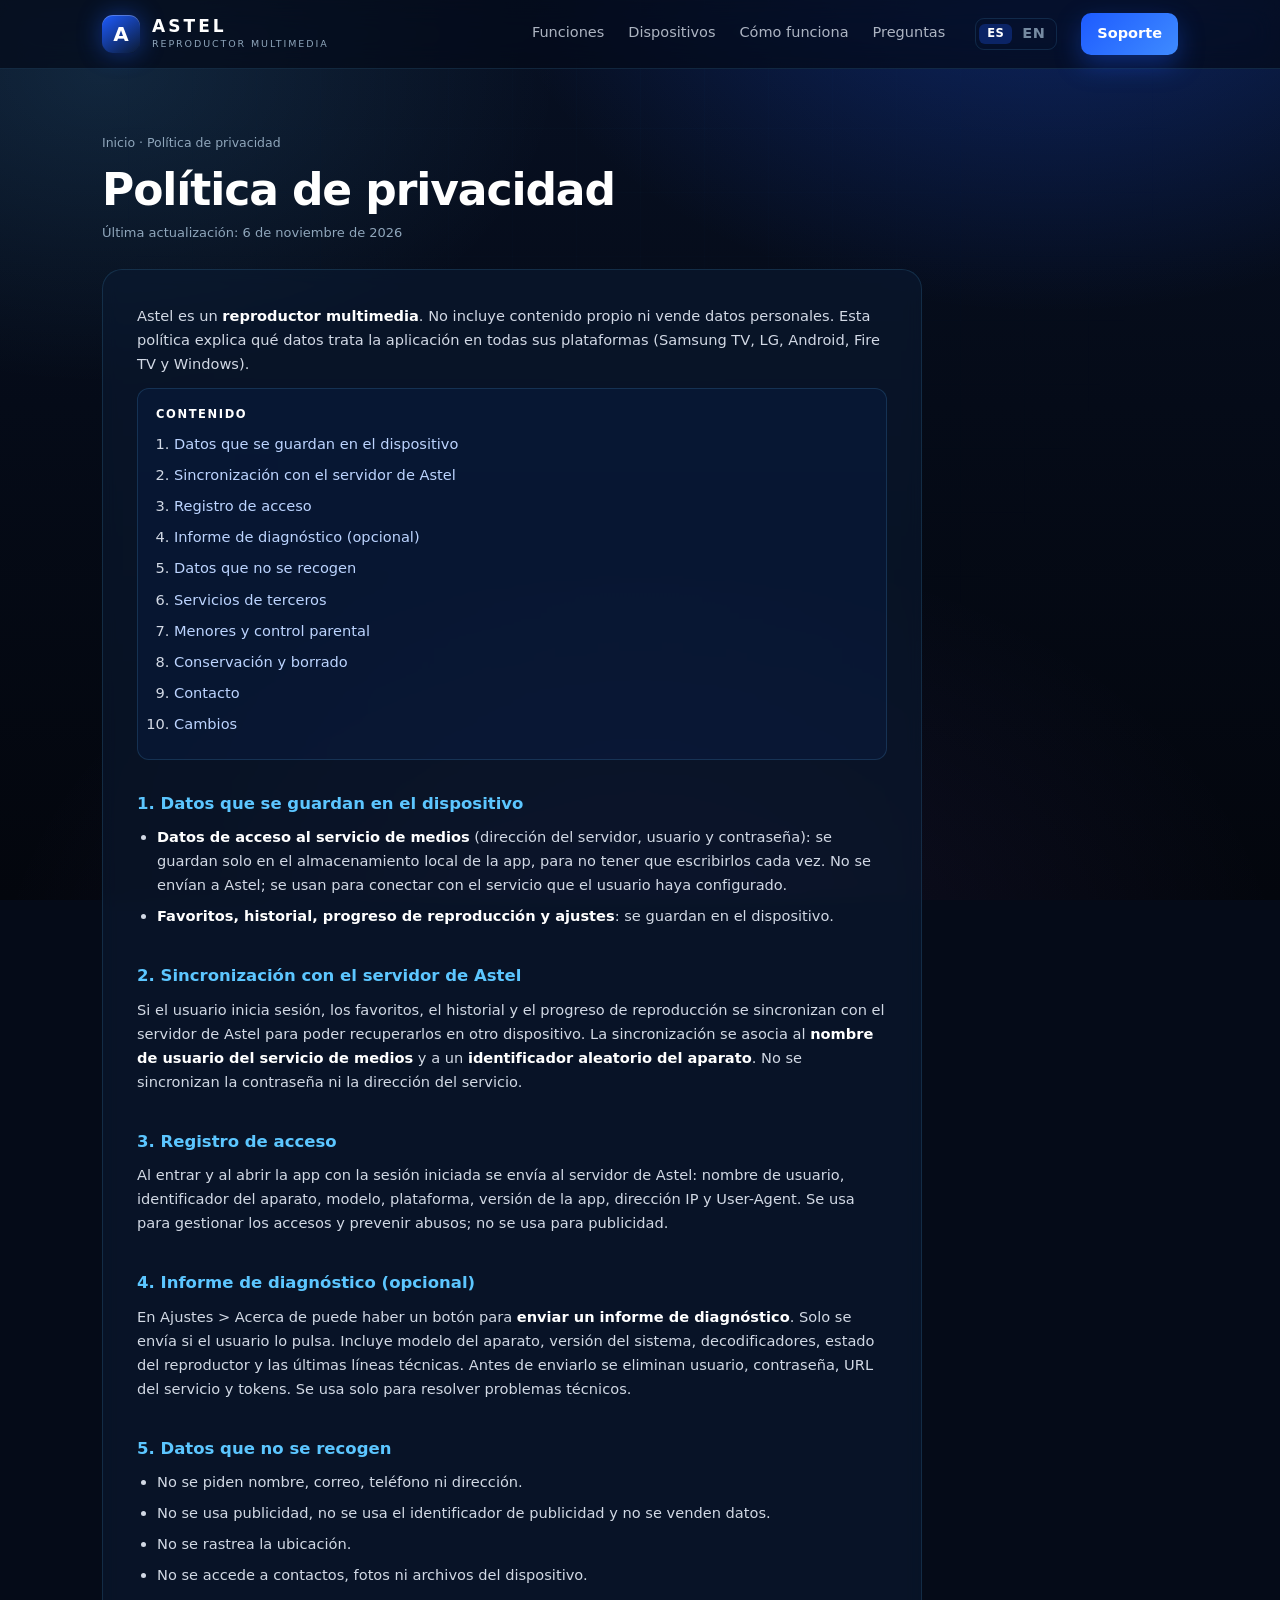
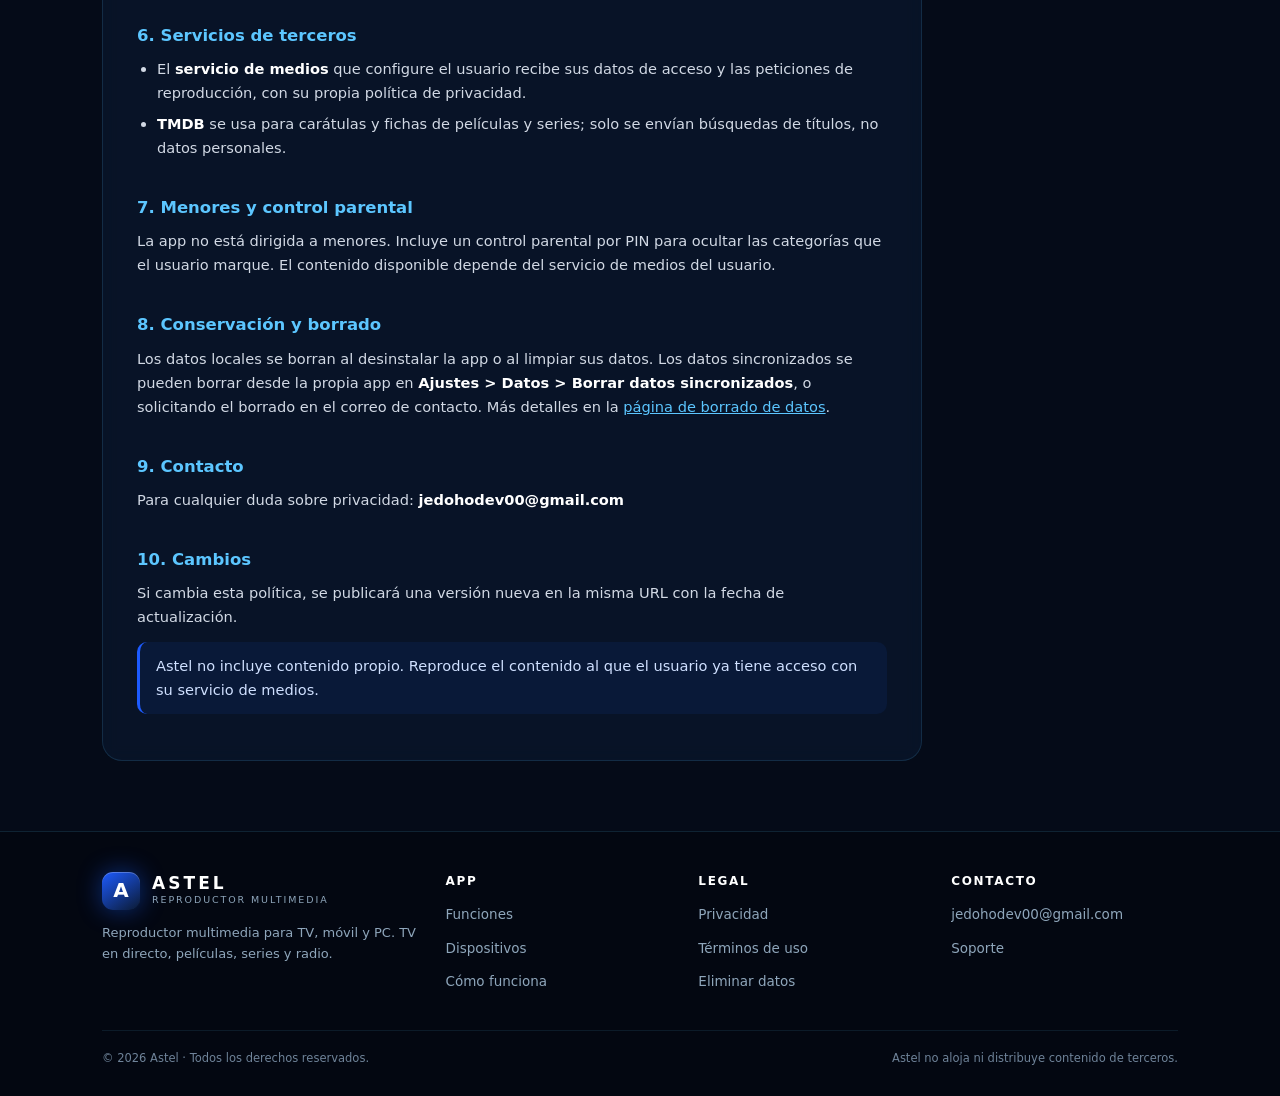
<file: privacidad.html>
<!doctype html>
<html lang="es">
<head>
<meta charset="utf-8">
<meta name="viewport" content="width=device-width, initial-scale=1">
<title>Política de privacidad · Astel</title>
<meta name="description" content="Qué datos guarda Astel, cuáles no se recogen y cómo borrarlos.">
<meta name="theme-color" content="#050B18">
<link rel="icon" href="data:image/svg+xml,%3Csvg xmlns='http://www.w3.org/2000/svg' viewBox='0 0 64 64'%3E%3Cdefs%3E%3ClinearGradient id='g' x1='0' y1='0' x2='1' y2='1'%3E%3Cstop offset='0' stop-color='%231D5BFF'/%3E%3Cstop offset='1' stop-color='%230B1A33'/%3E%3C/linearGradient%3E%3C/defs%3E%3Crect width='64' height='64' rx='16' fill='url(%23g)'/%3E%3Ctext x='32' y='45' font-family='Arial,sans-serif' font-size='38' font-weight='900' fill='%23fff' text-anchor='middle'%3EA%3C/text%3E%3C/svg%3E">
<link rel="stylesheet" href="assets/estilo.css?v=20261116b">
</head>
<body>

<header class="cabecera">
  <div class="wrap">
    <a class="marca" href="index.html" aria-label="Astel, inicio">
      <span class="mark" aria-hidden="true">A</span>
      <span class="marca-texto"><b>ASTEL</b><span>Reproductor multimedia</span></span>
    </a>

    <nav class="nav" aria-label="Principal">
      <a href="index.html#funciones">Funciones</a>
      <a href="index.html#dispositivos">Dispositivos</a>
      <a href="index.html#como-funciona">Cómo funciona</a>
      <a href="index.html#preguntas">Preguntas</a>
      <span class="idioma" aria-label="Idioma">
        <span class="activo">ES</span>
        <a href="en/privacy.html" hreflang="en" lang="en">EN</a>
      </span>
      <a class="destacado" href="index.html#contacto">Soporte</a>
    </nav>

    <details class="menu-movil">
      <summary aria-label="Abrir menú">
        Menú
        <svg width="14" height="14" viewBox="0 0 24 24" fill="none" stroke="currentColor" stroke-width="2.2" stroke-linecap="round" aria-hidden="true"><path d="M4 7h16M4 12h16M4 17h16"/></svg>
      </summary>
      <nav aria-label="Principal (móvil)">
        <a href="index.html#funciones"><svg viewBox="0 0 24 24" width="19" height="19" fill="none" stroke="currentColor" stroke-width="1.7" stroke-linecap="round" stroke-linejoin="round" aria-hidden="true"><rect width="20" height="15" x="2" y="7" rx="2" ry="2"/><polyline points="17 2 12 7 7 2"/></svg>Funciones</a>
        <a href="index.html#dispositivos"><svg viewBox="0 0 24 24" width="19" height="19" fill="none" stroke="currentColor" stroke-width="1.7" stroke-linecap="round" stroke-linejoin="round" aria-hidden="true"><path d="M18 8V6a2 2 0 0 0-2-2H4a2 2 0 0 0-2 2v7a2 2 0 0 0 2 2h8"/><path d="M10 19v-3.96 3.15"/><path d="M7 19h5"/><rect width="6" height="10" x="16" y="12" rx="2"/></svg>Dispositivos</a>
        <a href="index.html"><svg viewBox="0 0 24 24" width="19" height="19" fill="none" stroke="currentColor" stroke-width="1.7" stroke-linecap="round" stroke-linejoin="round" aria-hidden="true"><path d="M15 21v-8a1 1 0 0 0-1-1h-4a1 1 0 0 0-1 1v8"/><path d="M3 10a2 2 0 0 1 .709-1.528l7-5.999a2 2 0 0 1 2.582 0l7 5.999A2 2 0 0 1 21 10v9a2 2 0 0 1-2 2H5a2 2 0 0 1-2-2z"/></svg>Inicio</a>
        <a href="terminos.html"><svg viewBox="0 0 24 24" width="19" height="19" fill="none" stroke="currentColor" stroke-width="1.7" stroke-linecap="round" stroke-linejoin="round" aria-hidden="true"><path d="M15 2H6a2 2 0 0 0-2 2v16a2 2 0 0 0 2 2h12a2 2 0 0 0 2-2V7Z"/><path d="M14 2v4a2 2 0 0 0 2 2h4"/><path d="M10 9H8"/><path d="M16 13H8"/><path d="M16 17H8"/></svg>Términos</a>
        <a href="eliminar-datos.html"><svg viewBox="0 0 24 24" width="19" height="19" fill="none" stroke="currentColor" stroke-width="1.7" stroke-linecap="round" stroke-linejoin="round" aria-hidden="true"><path d="M3 6h18"/><path d="M19 6v14c0 1-1 2-2 2H7c-1 0-2-1-2-2V6"/><path d="M8 6V4c0-1 1-2 2-2h4c1 0 2 1 2 2v2"/><line x1="10" x2="10" y1="11" y2="17"/><line x1="14" x2="14" y1="11" y2="17"/></svg>Eliminar datos</a>
      <span class="idioma" aria-label="Idioma">
  <span class="activo">ES</span>
  <a href="en/privacy.html" hreflang="en" lang="en">EN</a>
</span>
      </nav>
    </details>
  </div>
</header>

<main class="legal wrap">
  <p class="migas"><a href="index.html">Inicio</a> · Política de privacidad</p>
  <h1>Política de privacidad</h1>
  <p class="fecha">Última actualización: 6 de noviembre de 2026</p>

  <div class="legal-cuerpo">
    <p>Astel es un <strong>reproductor multimedia</strong>. No incluye contenido
    propio ni vende datos personales. Esta política explica qué datos trata la
    aplicación en todas sus plataformas (Samsung TV, LG, Android, Fire TV y Windows).</p>

    <div class="indice">
      <b>Contenido</b>
      <ol>
        <li><a href="#p1">Datos que se guardan en el dispositivo</a></li>
        <li><a href="#p2">Sincronización con el servidor de Astel</a></li>
        <li><a href="#p3">Registro de acceso</a></li>
        <li><a href="#p4">Informe de diagnóstico (opcional)</a></li>
        <li><a href="#p5">Datos que no se recogen</a></li>
        <li><a href="#p6">Servicios de terceros</a></li>
        <li><a href="#p7">Menores y control parental</a></li>
        <li><a href="#p8">Conservación y borrado</a></li>
        <li><a href="#p9">Contacto</a></li>
        <li><a href="#p10">Cambios</a></li>
      </ol>
    </div>

    <h2 id="p1">1. Datos que se guardan en el dispositivo</h2>
    <ul>
      <li><strong>Datos de acceso al servicio de medios</strong> (dirección del
      servidor, usuario y contraseña): se guardan solo en el almacenamiento
      local de la app, para no tener que escribirlos cada vez. No se envían a
      Astel; se usan para conectar con el servicio que el usuario haya
      configurado.</li>
      <li><strong>Favoritos, historial, progreso de reproducción y ajustes</strong>:
      se guardan en el dispositivo.</li>
    </ul>

    <h2 id="p2">2. Sincronización con el servidor de Astel</h2>
    <p>Si el usuario inicia sesión, los favoritos, el historial y el progreso de
    reproducción se sincronizan con el servidor de Astel para poder
    recuperarlos en otro dispositivo. La sincronización se asocia al
    <strong>nombre de usuario del servicio de medios</strong> y a un
    <strong>identificador aleatorio del aparato</strong>. No se sincronizan la
    contraseña ni la dirección del servicio.</p>

    <h2 id="p3">3. Registro de acceso</h2>
    <p>Al entrar y al abrir la app con la sesión iniciada se envía al servidor
    de Astel: nombre de usuario, identificador del aparato, modelo, plataforma,
    versión de la app, dirección IP y User-Agent. Se usa para gestionar los
    accesos y prevenir abusos; no se usa para publicidad.</p>

    <h2 id="p4">4. Informe de diagnóstico (opcional)</h2>
    <p>En Ajustes &gt; Acerca de puede haber un botón para <strong>enviar un
    informe de diagnóstico</strong>. Solo se envía si el usuario lo pulsa.
    Incluye modelo del aparato, versión del sistema, decodificadores, estado del
    reproductor y las últimas líneas técnicas. Antes de enviarlo se eliminan
    usuario, contraseña, URL del servicio y tokens. Se usa solo para resolver
    problemas técnicos.</p>

    <h2 id="p5">5. Datos que no se recogen</h2>
    <ul>
      <li>No se piden nombre, correo, teléfono ni dirección.</li>
      <li>No se usa publicidad, no se usa el identificador de publicidad y no se venden datos.</li>
      <li>No se rastrea la ubicación.</li>
      <li>No se accede a contactos, fotos ni archivos del dispositivo.</li>
    </ul>

    <h2 id="p6">6. Servicios de terceros</h2>
    <ul>
      <li>El <strong>servicio de medios</strong> que configure el usuario recibe
      sus datos de acceso y las peticiones de reproducción, con su propia
      política de privacidad.</li>
      <li><strong>TMDB</strong> se usa para carátulas y fichas de películas y
      series; solo se envían búsquedas de títulos, no datos personales.</li>
    </ul>

    <h2 id="p7">7. Menores y control parental</h2>
    <p>La app no está dirigida a menores. Incluye un control parental por PIN
    para ocultar las categorías que el usuario marque. El contenido disponible
    depende del servicio de medios del usuario.</p>

    <h2 id="p8">8. Conservación y borrado</h2>
    <p>Los datos locales se borran al desinstalar la app o al limpiar sus datos.
    Los datos sincronizados se pueden borrar desde la propia app en
    <strong>Ajustes &gt; Datos &gt; Borrar datos sincronizados</strong>, o
    solicitando el borrado en el correo de contacto. Más detalles en la
    <a href="eliminar-datos.html">página de borrado de datos</a>.</p>

    <h2 id="p9">9. Contacto</h2>
    <p>Para cualquier duda sobre privacidad:
    <strong>jedohodev00@gmail.com</strong></p>

    <h2 id="p10">10. Cambios</h2>
    <p>Si cambia esta política, se publicará una versión nueva en la misma URL
    con la fecha de actualización.</p>

    <p class="aviso">
      Astel no incluye contenido propio. Reproduce el contenido al que el
      usuario ya tiene acceso con su servicio de medios.
    </p>
  </div>
</main>

<footer class="pie">
  <div class="wrap">
    <div class="pie-rejilla">
      <div>
        <a class="marca" href="index.html" aria-label="Astel, inicio">
          <span class="mark" aria-hidden="true">A</span>
          <span class="marca-texto"><b>ASTEL</b><span>Reproductor multimedia</span></span>
        </a>
        <p>Reproductor multimedia para TV, móvil y PC. TV en directo, películas, series y radio.</p>
      </div>
      <div>
        <h4>App</h4>
        <ul>
          <li><a href="index.html#funciones">Funciones</a></li>
          <li><a href="index.html#dispositivos">Dispositivos</a></li>
          <li><a href="index.html#como-funciona">Cómo funciona</a></li>
        </ul>
      </div>
      <div>
        <h4>Legal</h4>
        <ul>
          <li><a href="privacidad.html">Privacidad</a></li>
          <li><a href="terminos.html">Términos de uso</a></li>
          <li><a href="eliminar-datos.html">Eliminar datos</a></li>
        </ul>
      </div>
      <div>
        <h4>Contacto</h4>
        <ul>
          <li><a href="mailto:jedohodev00@gmail.com">jedohodev00@gmail.com</a></li>
          <li><a href="mailto:jedohodev00@gmail.com?subject=Soporte%20Astel">Soporte</a></li>
        </ul>
      </div>
    </div>
    <div class="pie-legal">
      <p>© 2026 Astel · Todos los derechos reservados.</p>
      <p>Astel no aloja ni distribuye contenido de terceros.</p>
    </div>
  </div>
</footer>

</body>
</html>
</file>
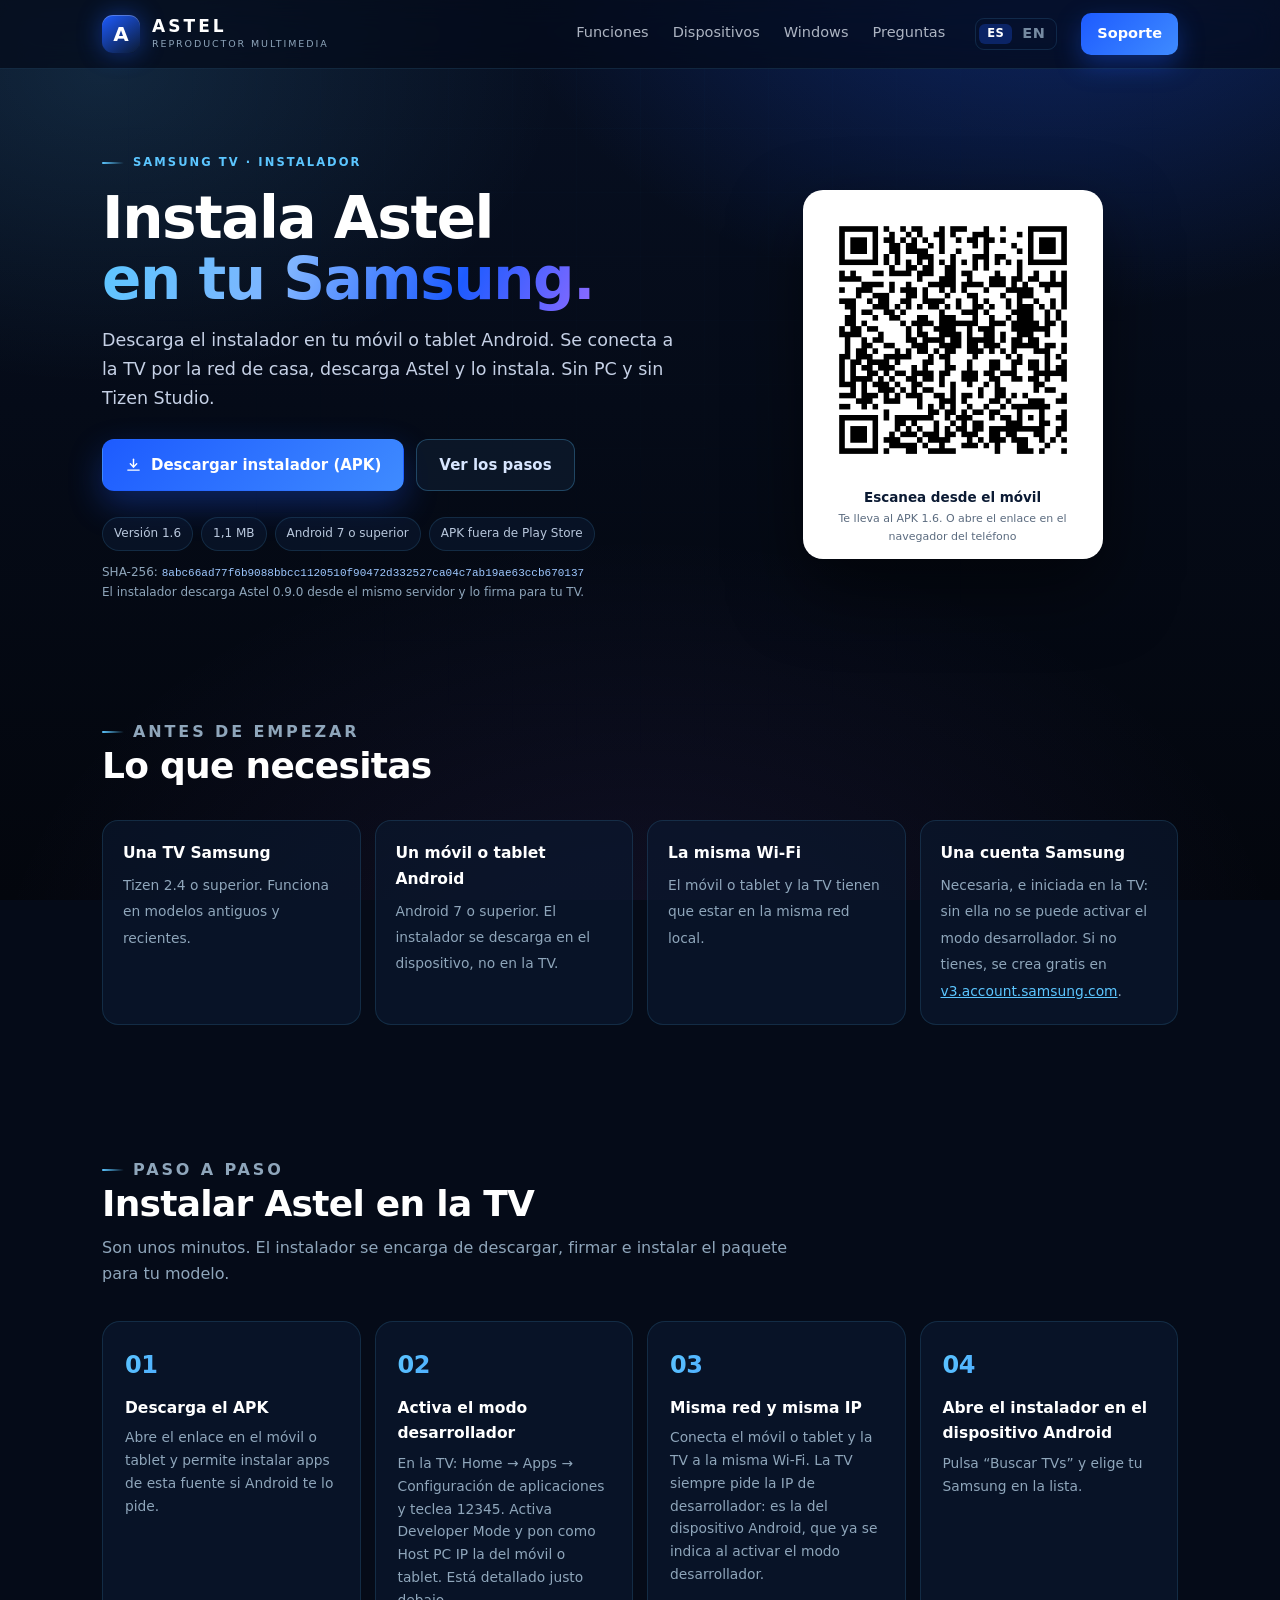
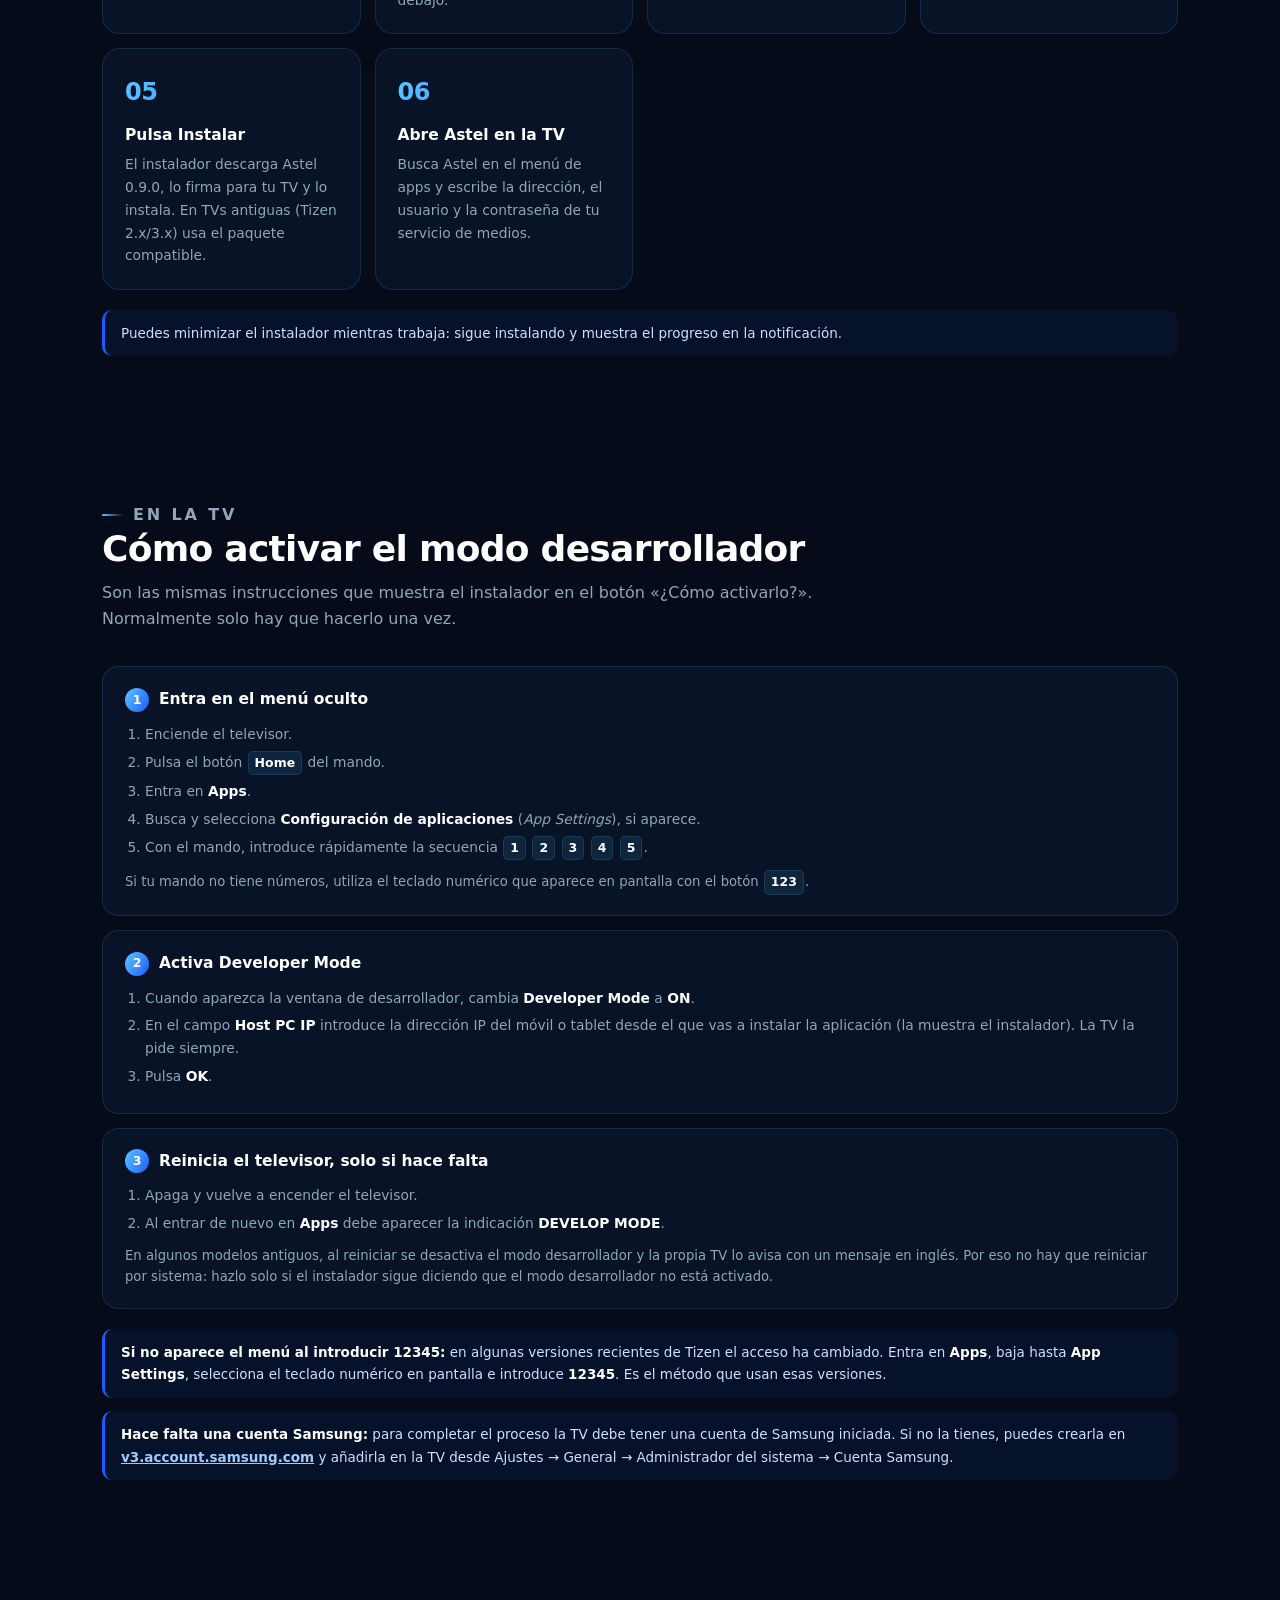
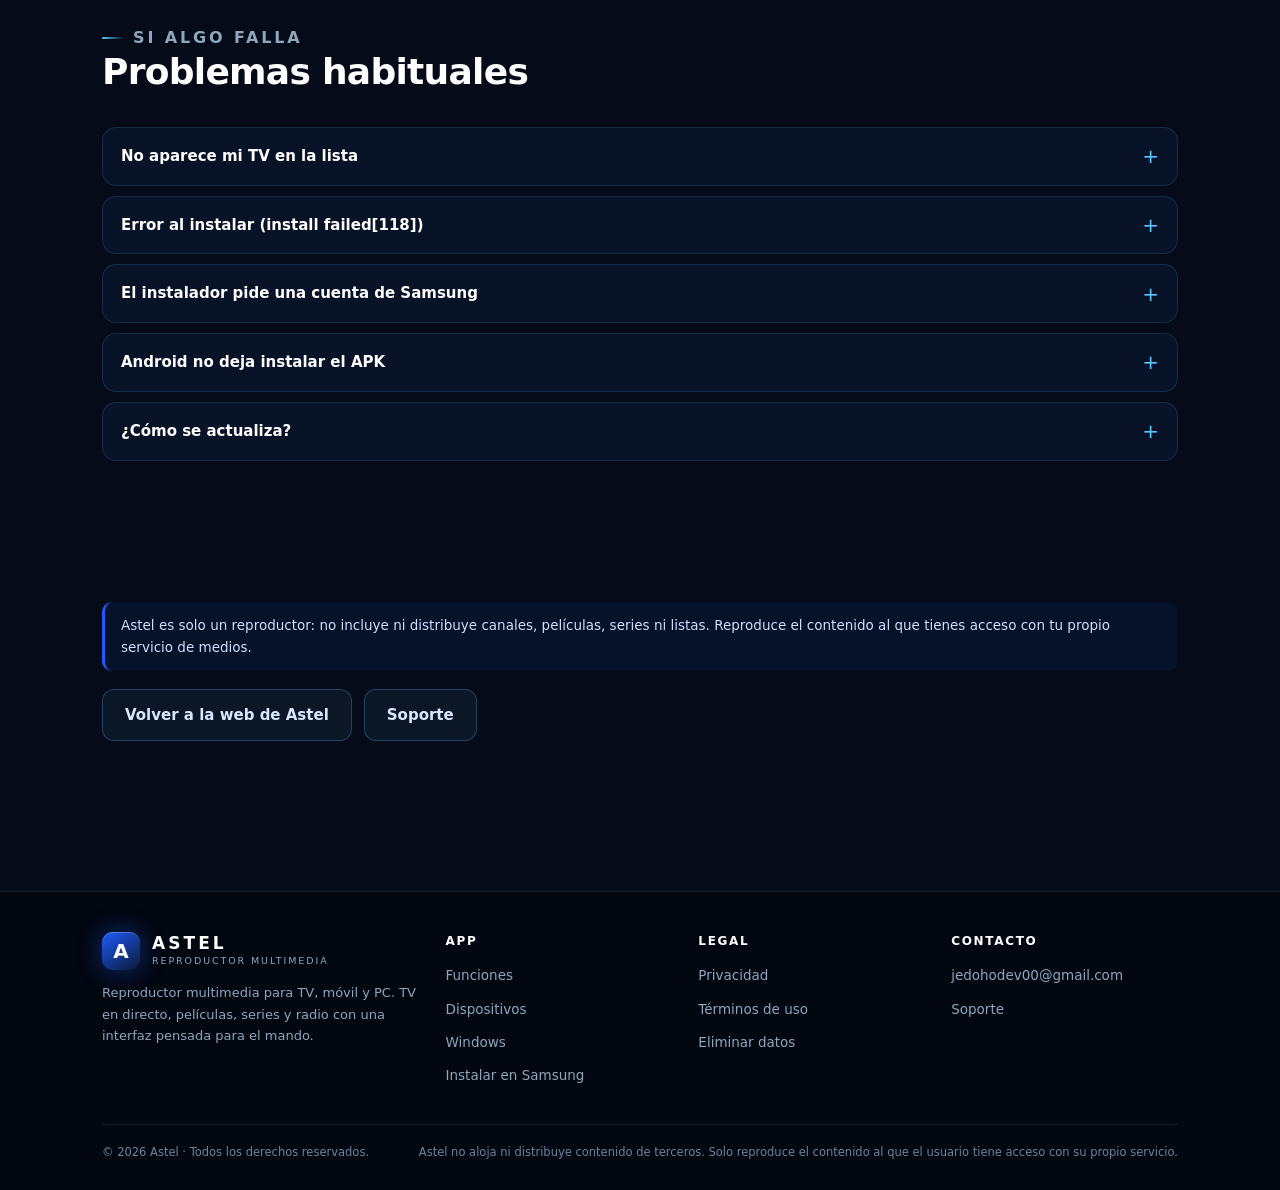
<file: samsung.html>
<!DOCTYPE html>
<html lang="es">
<head>
<meta charset="utf-8">
<meta name="viewport" content="width=device-width, initial-scale=1">
<meta name="theme-color" content="#050b18">
<meta name="description" content="Cómo instalar Astel en una Samsung TV con el instalador para Android: descarga el APK, conecta el móvil y la TV a la misma Wi-Fi y sigue los pasos.">
<meta name="robots" content="noindex, nofollow">
<title>Instalar Astel en Samsung TV · Astel</title>
<link rel="icon" href="data:image/svg+xml,%3Csvg xmlns='http://www.w3.org/2000/svg' viewBox='0 0 64 64'%3E%3Cdefs%3E%3ClinearGradient id='g' x1='0' y1='0' x2='1' y2='1'%3E%3Cstop offset='0' stop-color='%231D5BFF'/%3E%3Cstop offset='1' stop-color='%230B1A33'/%3E%3C/linearGradient%3E%3C/defs%3E%3Crect width='64' height='64' rx='16' fill='url(%23g)'/%3E%3Ctext x='32' y='45' font-family='Arial,sans-serif' font-size='38' font-weight='900' fill='%23fff' text-anchor='middle'%3EA%3C/text%3E%3C/svg%3E">
<link rel="stylesheet" href="assets/estilo.css?v=20261118a">
</head>
<body>

<!-- Página preparada para publicar más adelante. De momento NO está enlazada desde index.html. -->

<header class="cabecera">
  <div class="wrap">
    <a class="marca" href="index.html" aria-label="Astel, inicio">
      <span class="mark" aria-hidden="true">A</span>
      <span class="marca-texto">
        <b>ASTEL</b>
        <span>Reproductor multimedia</span>
      </span>
    </a>

    <nav class="nav" aria-label="Principal">
      <a href="index.html#funciones">Funciones</a>
      <a href="index.html#dispositivos">Dispositivos</a>
      <a href="index.html#descargar">Windows</a>
      <a href="index.html#preguntas">Preguntas</a>
      <span class="idioma" aria-label="Idioma">
        <span class="activo">ES</span>
        <a href="en/samsung.html" hreflang="en" lang="en">EN</a>
      </span>
      <a class="destacado" href="mailto:jedohodev00@gmail.com?subject=Soporte%20Astel">Soporte</a>
    </nav>

    <details class="menu-movil">
      <summary aria-label="Abrir menú">
        Menú
        <svg width="14" height="14" viewBox="0 0 24 24" fill="none" stroke="currentColor" stroke-width="2.2" stroke-linecap="round" aria-hidden="true"><path d="M4 7h16M4 12h16M4 17h16"/></svg>
      </summary>
      <nav aria-label="Principal (móvil)">
        <a href="index.html#funciones"><svg viewBox="0 0 24 24" width="19" height="19" fill="none" stroke="currentColor" stroke-width="1.7" stroke-linecap="round" stroke-linejoin="round" aria-hidden="true"><rect width="20" height="15" x="2" y="7" rx="2" ry="2"/><polyline points="17 2 12 7 7 2"/></svg>Funciones</a>
        <a href="index.html#dispositivos"><svg viewBox="0 0 24 24" width="19" height="19" fill="none" stroke="currentColor" stroke-width="1.7" stroke-linecap="round" stroke-linejoin="round" aria-hidden="true"><path d="M18 8V6a2 2 0 0 0-2-2H4a2 2 0 0 0-2 2v7a2 2 0 0 0 2 2h8"/><path d="M10 19v-3.96 3.15"/><path d="M7 19h5"/><rect width="6" height="10" x="16" y="12" rx="2"/></svg>Dispositivos</a>
        <a href="#pasos"><svg viewBox="0 0 24 24" width="19" height="19" fill="none" stroke="currentColor" stroke-width="1.7" stroke-linecap="round" stroke-linejoin="round" aria-hidden="true"><path d="M12 3v11"/><path d="M7.5 9.5 12 14l4.5-4.5"/><path d="M4 18.5h16"/></svg>Instalar en Samsung</a>
        <a href="mailto:jedohodev00@gmail.com?subject=Soporte%20Astel"><svg viewBox="0 0 24 24" width="19" height="19" fill="none" stroke="currentColor" stroke-width="1.7" stroke-linecap="round" stroke-linejoin="round" aria-hidden="true"><circle cx="12" cy="12" r="10"/><path d="m4.93 4.93 4.24 4.24"/><path d="m14.83 9.17 4.24-4.24"/><path d="m14.83 14.83 4.24 4.24"/><path d="m9.17 14.83-4.24 4.24"/><circle cx="12" cy="12" r="4"/></svg>Soporte</a>
        <a href="privacidad.html"><svg viewBox="0 0 24 24" width="19" height="19" fill="none" stroke="currentColor" stroke-width="1.7" stroke-linecap="round" stroke-linejoin="round" aria-hidden="true"><path d="M20 13c0 5-3.5 7.5-7.66 8.95a1 1 0 0 1-.67-.01C7.5 20.5 4 18 4 13V6a1 1 0 0 1 1-1c2 0 4.5-1.2 6.24-2.72a1.17 1.17 0 0 1 1.52 0C14.51 3.81 17 5 19 5a1 1 0 0 1 1 1z"/><path d="m9 12 2 2 4-4"/></svg>Privacidad</a>
        <span class="idioma" aria-label="Idioma">
          <span class="activo">ES</span>
          <a href="en/samsung.html" hreflang="en" lang="en">EN</a>
        </span>
      </nav>
    </details>
  </div>
</header>

<main>

  <!-- ===================================================== portada -->
  <section class="hero wrap instalador-hero">
    <div>
      <p class="kicker">Samsung TV · Instalador</p>
      <h1>Instala Astel<br><span class="degradado">en tu Samsung.</span></h1>
      <p class="entradilla">
        Descarga el instalador en tu móvil o tablet Android. Se conecta a la TV por la red de casa,
        descarga Astel y lo instala. Sin PC y sin Tizen Studio.
      </p>

      <div class="acciones">
        <a class="btn" href="descargas/Instalador-Astel-Samsung-1.6.apk" rel="noopener">
          <svg viewBox="0 0 24 24" fill="none" stroke="currentColor" stroke-width="2" stroke-linecap="round" stroke-linejoin="round" aria-hidden="true"><path d="M12 3v11"/><path d="M7.5 9.5 12 14l4.5-4.5"/><path d="M4 18.5h16"/></svg>
          Descargar instalador (APK)
        </a>
        <a class="btn alt" href="#pasos">Ver los pasos</a>
      </div>

      <div class="ficha-app">
        <span>Versión 1.6</span>
        <span>1,1 MB</span>
        <span>Android 7 o superior</span>
        <span>APK fuera de Play Store</span>
      </div>

      <p class="nota-apk">
        SHA-256: <code>8abc66ad77f6b9088bbcc1120510f90472d332527ca04c7ab19ae63ccb670137</code><br>
        El instalador descarga Astel 0.9.0 desde el mismo servidor y lo firma para tu TV.
      </p>
    </div>

    <div class="qr-caja">
      <a href="descargas/Instalador-Astel-Samsung-1.6.apk" rel="noopener" aria-label="Descargar el instalador Astel 1.6 para Samsung">
        <img src="assets/qr-samsung-1.6.png" alt="Código QR para descargar el instalador Astel 1.6 para Samsung" width="390" height="390">
      </a>
      <b>Escanea desde el móvil</b>
      <small>Te lleva al APK 1.6. O abre el enlace en el navegador del teléfono</small>
    </div>
  </section>

  <!-- ===================================================== requisitos -->
  <section class="seccion wrap" id="requisitos">
    <div class="seccion-cabecera">
      <p class="kicker">Antes de empezar</p>
      <h2>Lo que necesitas</h2>
    </div>

    <div class="requisitos">
      <article class="requisito">
        <b>Una TV Samsung</b>
        <span>Tizen 2.4 o superior. Funciona en modelos antiguos y recientes.</span>
      </article>
      <article class="requisito">
        <b>Un móvil o tablet Android</b>
        <span>Android 7 o superior. El instalador se descarga en el dispositivo, no en la TV.</span>
      </article>
      <article class="requisito">
        <b>La misma Wi-Fi</b>
        <span>El móvil o tablet y la TV tienen que estar en la misma red local.</span>
      </article>
      <article class="requisito">
        <b>Una cuenta Samsung</b>
        <span>Necesaria, e iniciada en la TV: sin ella no se puede activar el modo desarrollador. Si no tienes, se crea gratis en <a href="https://v3.account.samsung.com" target="_blank" rel="noopener">v3.account.samsung.com</a>.</span>
      </article>
    </div>
  </section>

  <!-- ===================================================== pasos -->
  <section class="seccion wrap" id="pasos">
    <div class="seccion-cabecera">
      <p class="kicker">Paso a paso</p>
      <h2>Instalar Astel en la TV</h2>
      <p>Son unos minutos. El instalador se encarga de descargar, firmar e instalar el paquete para tu modelo.</p>
    </div>

    <div class="pasos">
      <article class="paso">
        <b>Descarga el APK</b>
        <span>Abre el enlace en el móvil o tablet y permite instalar apps de esta fuente si Android te lo pide.</span>
      </article>
      <article class="paso">
        <b>Activa el modo desarrollador</b>
        <span>En la TV: Home → Apps → Configuración de aplicaciones y teclea 12345. Activa Developer Mode y pon como Host PC IP la del móvil o tablet. Está detallado justo debajo.</span>
      </article>
      <article class="paso">
        <b>Misma red y misma IP</b>
        <span>Conecta el móvil o tablet y la TV a la misma Wi-Fi. La TV siempre pide la IP de desarrollador: es la del dispositivo Android, que ya se indica al activar el modo desarrollador.</span>
      </article>
      <article class="paso">
        <b>Abre el instalador en el dispositivo Android</b>
        <span>Pulsa “Buscar TVs” y elige tu Samsung en la lista.</span>
      </article>
      <article class="paso">
        <b>Pulsa Instalar</b>
        <span>El instalador descarga Astel 0.9.0, lo firma para tu TV y lo instala. En TVs antiguas (Tizen 2.x/3.x) usa el paquete compatible.</span>
      </article>
      <article class="paso">
        <b>Abre Astel en la TV</b>
        <span>Busca Astel en el menú de apps y escribe la dirección, el usuario y la contraseña de tu servicio de medios.</span>
      </article>
    </div>

    <p class="aviso" style="margin-top:20px">
      Puedes minimizar el instalador mientras trabaja: sigue instalando y muestra el progreso en la notificación.
    </p>
  </section>

  <!-- ===================================================== modo desarrollador -->
  <section class="seccion wrap" id="modo-desarrollador">
    <div class="seccion-cabecera">
      <p class="kicker">En la TV</p>
      <h2>Cómo activar el modo desarrollador</h2>
      <p>Son las mismas instrucciones que muestra el instalador en el botón «¿Cómo activarlo?». Normalmente solo hay que hacerlo una vez.</p>
    </div>

    <div class="dev">
      <article class="dev-paso">
        <h3>Entra en el menú oculto</h3>
        <ol>
          <li>Enciende el televisor.</li>
          <li>Pulsa el botón <kbd>Home</kbd> del mando.</li>
          <li>Entra en <b>Apps</b>.</li>
          <li>Busca y selecciona <b>Configuración de aplicaciones</b> (<i>App Settings</i>), si aparece.</li>
          <li>Con el mando, introduce rápidamente la secuencia <kbd>1</kbd> <kbd>2</kbd> <kbd>3</kbd> <kbd>4</kbd> <kbd>5</kbd>.</li>
        </ol>
        <p>Si tu mando no tiene números, utiliza el teclado numérico que aparece en pantalla con el botón <kbd>123</kbd>.</p>
      </article>

      <article class="dev-paso">
        <h3>Activa Developer Mode</h3>
        <ol>
          <li>Cuando aparezca la ventana de desarrollador, cambia <b>Developer Mode</b> a <b>ON</b>.</li>
          <li>En el campo <b>Host PC IP</b> introduce la dirección IP del móvil o tablet desde el que vas a instalar la aplicación (la muestra el instalador). La TV la pide siempre.</li>
          <li>Pulsa <b>OK</b>.</li>
        </ol>
      </article>

      <article class="dev-paso">
        <h3>Reinicia el televisor, solo si hace falta</h3>
        <ol>
          <li>Apaga y vuelve a encender el televisor.</li>
          <li>Al entrar de nuevo en <b>Apps</b> debe aparecer la indicación <b>DEVELOP MODE</b>.</li>
        </ol>
        <p>En algunos modelos antiguos, al reiniciar se desactiva el modo desarrollador y la propia TV lo avisa con un mensaje en inglés. Por eso no hay que reiniciar por sistema: hazlo solo si el instalador sigue diciendo que el modo desarrollador no está activado.</p>
      </article>
    </div>

    <p class="aviso" style="margin-top:20px">
      <b>Si no aparece el menú al introducir 12345:</b> en algunas versiones recientes de Tizen el acceso ha cambiado.
      Entra en <b>Apps</b>, baja hasta <b>App Settings</b>, selecciona el teclado numérico en pantalla e introduce <b>12345</b>.
      Es el método que usan esas versiones.
    </p>

    <p class="aviso" style="margin-top:12px">
      <b>Hace falta una cuenta Samsung:</b> para completar el proceso la TV debe tener una cuenta de Samsung iniciada.
      Si no la tienes, puedes crearla en <a href="https://v3.account.samsung.com" target="_blank" rel="noopener">v3.account.samsung.com</a>
      y añadirla en la TV desde Ajustes → General → Administrador del sistema → Cuenta Samsung.
    </p>
  </section>

  <!-- ===================================================== problemas -->
  <section class="seccion wrap" id="problemas">
    <div class="seccion-cabecera">
      <p class="kicker">Si algo falla</p>
      <h2>Problemas habituales</h2>
    </div>

    <div class="faq">
      <details>
        <summary>No aparece mi TV en la lista</summary>
        <p>Comprueba que el móvil o tablet y la TV están en la misma Wi-Fi, que el modo desarrollador está activo y que la TV tiene como IP de desarrollador la del dispositivo Android. Vuelve a pulsar “Buscar TVs”. Si reiniciaste la TV y era un modelo antiguo, mira en Apps si sigue apareciendo DEVELOP MODE: en esos modelos el reinicio lo desactiva y hay que volver a activarlo.</p>
      </details>
      <details>
        <summary>Error al instalar (install failed[118])</summary>
        <p>Suele haber una versión anterior de Astel. Desinstálala desde el menú de apps de la TV y vuelve a intentarlo. En TVs antiguas el instalador usa el firmante público de 2012.</p>
      </details>
      <details>
        <summary>El instalador pide una cuenta de Samsung</summary>
        <p>En algunos modelos de 2022 en adelante hace falta el certificado de desarrollador: es el instalador de Android el que te pide iniciar sesión con tu cuenta de Samsung y solicita el certificado por ti. Esa misma cuenta tiene que estar iniciada además en la TV para poder activar el modo desarrollador.</p>
      </details>
      <details>
        <summary>Android no deja instalar el APK</summary>
        <p>Es normal: no está en Play Store. En el aviso de Android elige “Instalar de todas formas” o activa “Instalar apps desconocidas” para el navegador o el gestor de archivos.</p>
      </details>
      <details>
        <summary>¿Cómo se actualiza?</summary>
        <p>Descarga el APK nuevo, repite los pasos y el instalador sustituye la versión. Los datos de la app se conservan.</p>
      </details>
    </div>
  </section>

  <!-- ===================================================== legal -->
  <section class="seccion wrap">
    <p class="aviso">
      Astel es solo un reproductor: no incluye ni distribuye canales, películas, series ni listas.
      Reproduce el contenido al que tienes acceso con tu propio servicio de medios.
    </p>
    <div class="acciones" style="margin-top:18px">
      <a class="btn alt" href="index.html">Volver a la web de Astel</a>
      <a class="btn alt" href="mailto:jedohodev00@gmail.com?subject=Soporte%20Astel">Soporte</a>
    </div>
  </section>

</main>

<footer class="pie">
  <div class="wrap">
    <div class="pie-rejilla">
      <div>
        <a class="marca" href="index.html" aria-label="Astel, inicio">
          <span class="mark" aria-hidden="true">A</span>
          <span class="marca-texto"><b>ASTEL</b><span>Reproductor multimedia</span></span>
        </a>
        <p>Reproductor multimedia para TV, móvil y PC. TV en directo, películas, series y radio con una interfaz pensada para el mando.</p>
      </div>

      <div>
        <h4>App</h4>
        <ul>
          <li><a href="index.html#funciones">Funciones</a></li>
          <li><a href="index.html#dispositivos">Dispositivos</a></li>
          <li><a href="index.html#descargar">Windows</a></li>
          <li><a href="#pasos">Instalar en Samsung</a></li>
        </ul>
      </div>

      <div>
        <h4>Legal</h4>
        <ul>
          <li><a href="privacidad.html">Privacidad</a></li>
          <li><a href="terminos.html">Términos de uso</a></li>
          <li><a href="eliminar-datos.html">Eliminar datos</a></li>
        </ul>
      </div>

      <div>
        <h4>Contacto</h4>
        <ul>
          <li><a href="mailto:jedohodev00@gmail.com">jedohodev00@gmail.com</a></li>
          <li><a href="mailto:jedohodev00@gmail.com?subject=Soporte%20Astel">Soporte</a></li>
        </ul>
      </div>
    </div>

    <div class="pie-legal">
      <p>© 2026 Astel · Todos los derechos reservados.</p>
      <p>Astel no aloja ni distribuye contenido de terceros. Solo reproduce el contenido al que el usuario tiene acceso con su propio servicio.</p>
    </div>
  </div>
</footer>

</body>
</html>
</file>
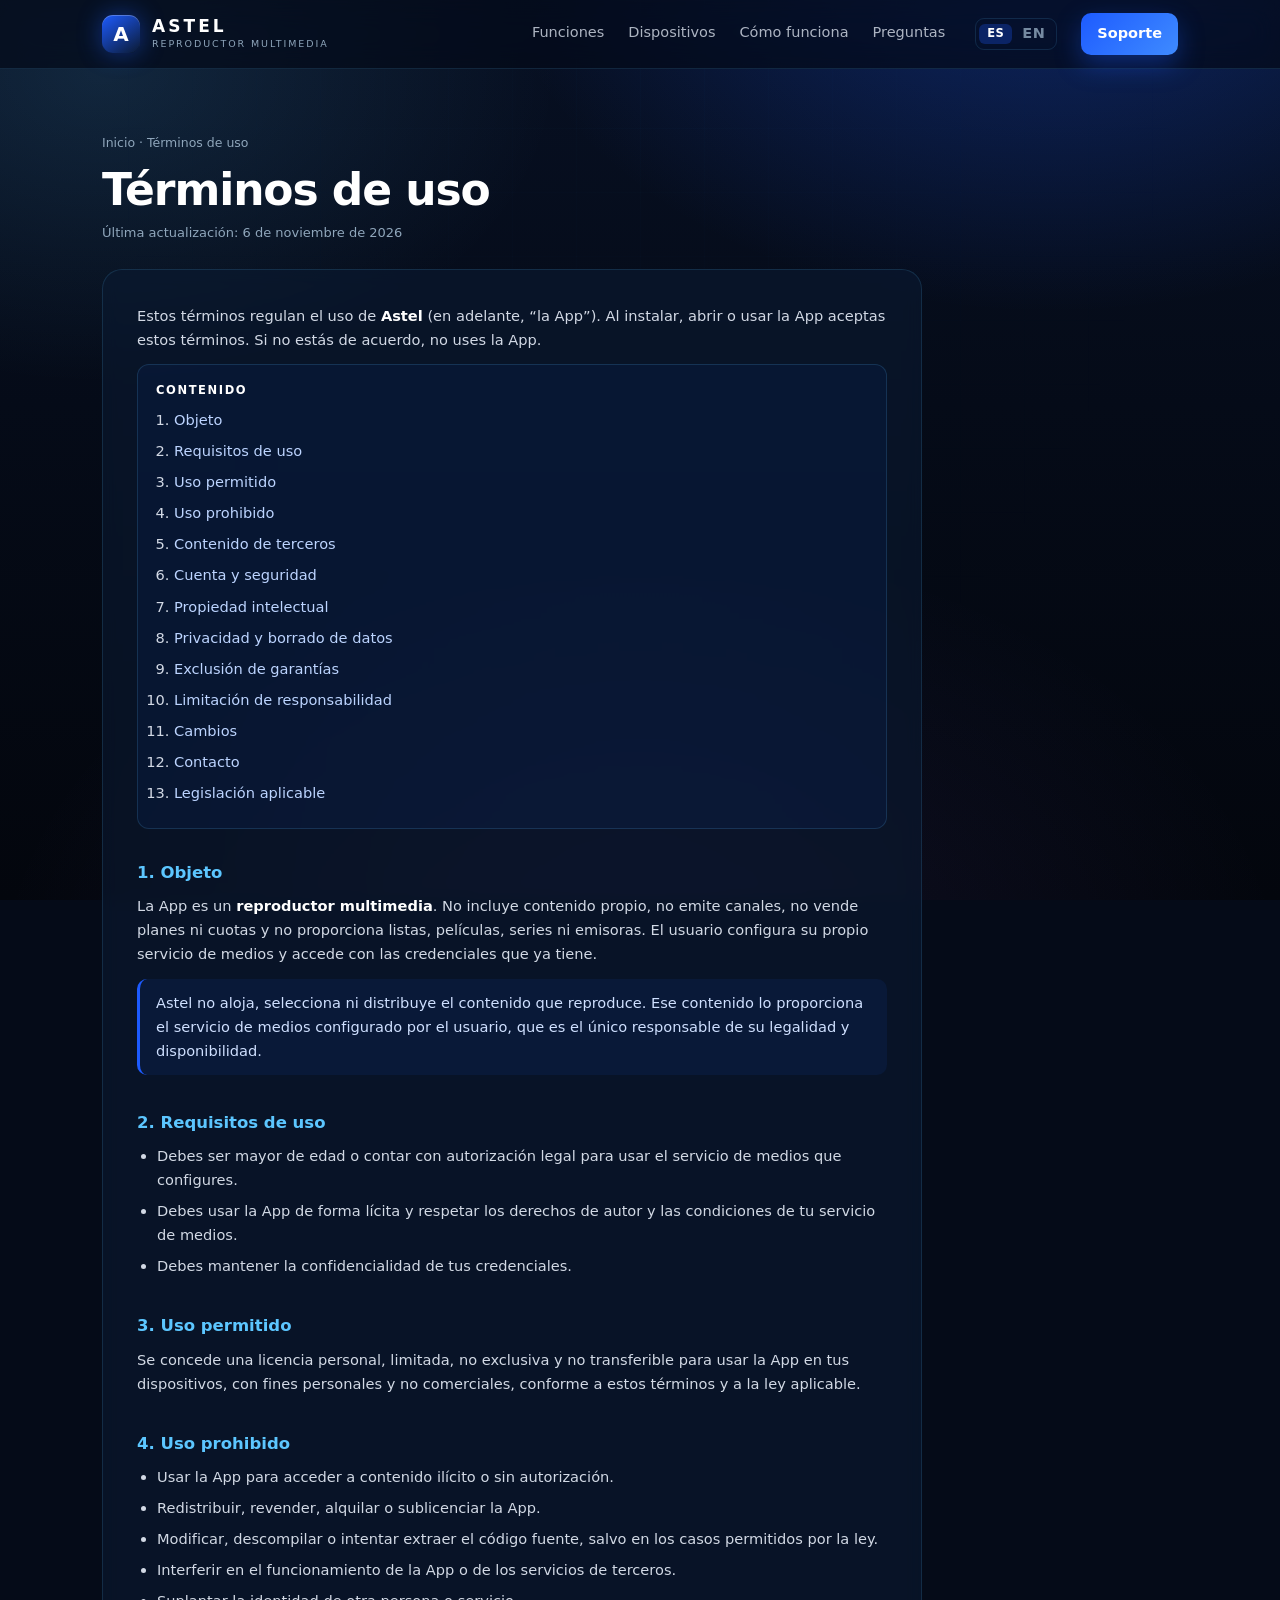
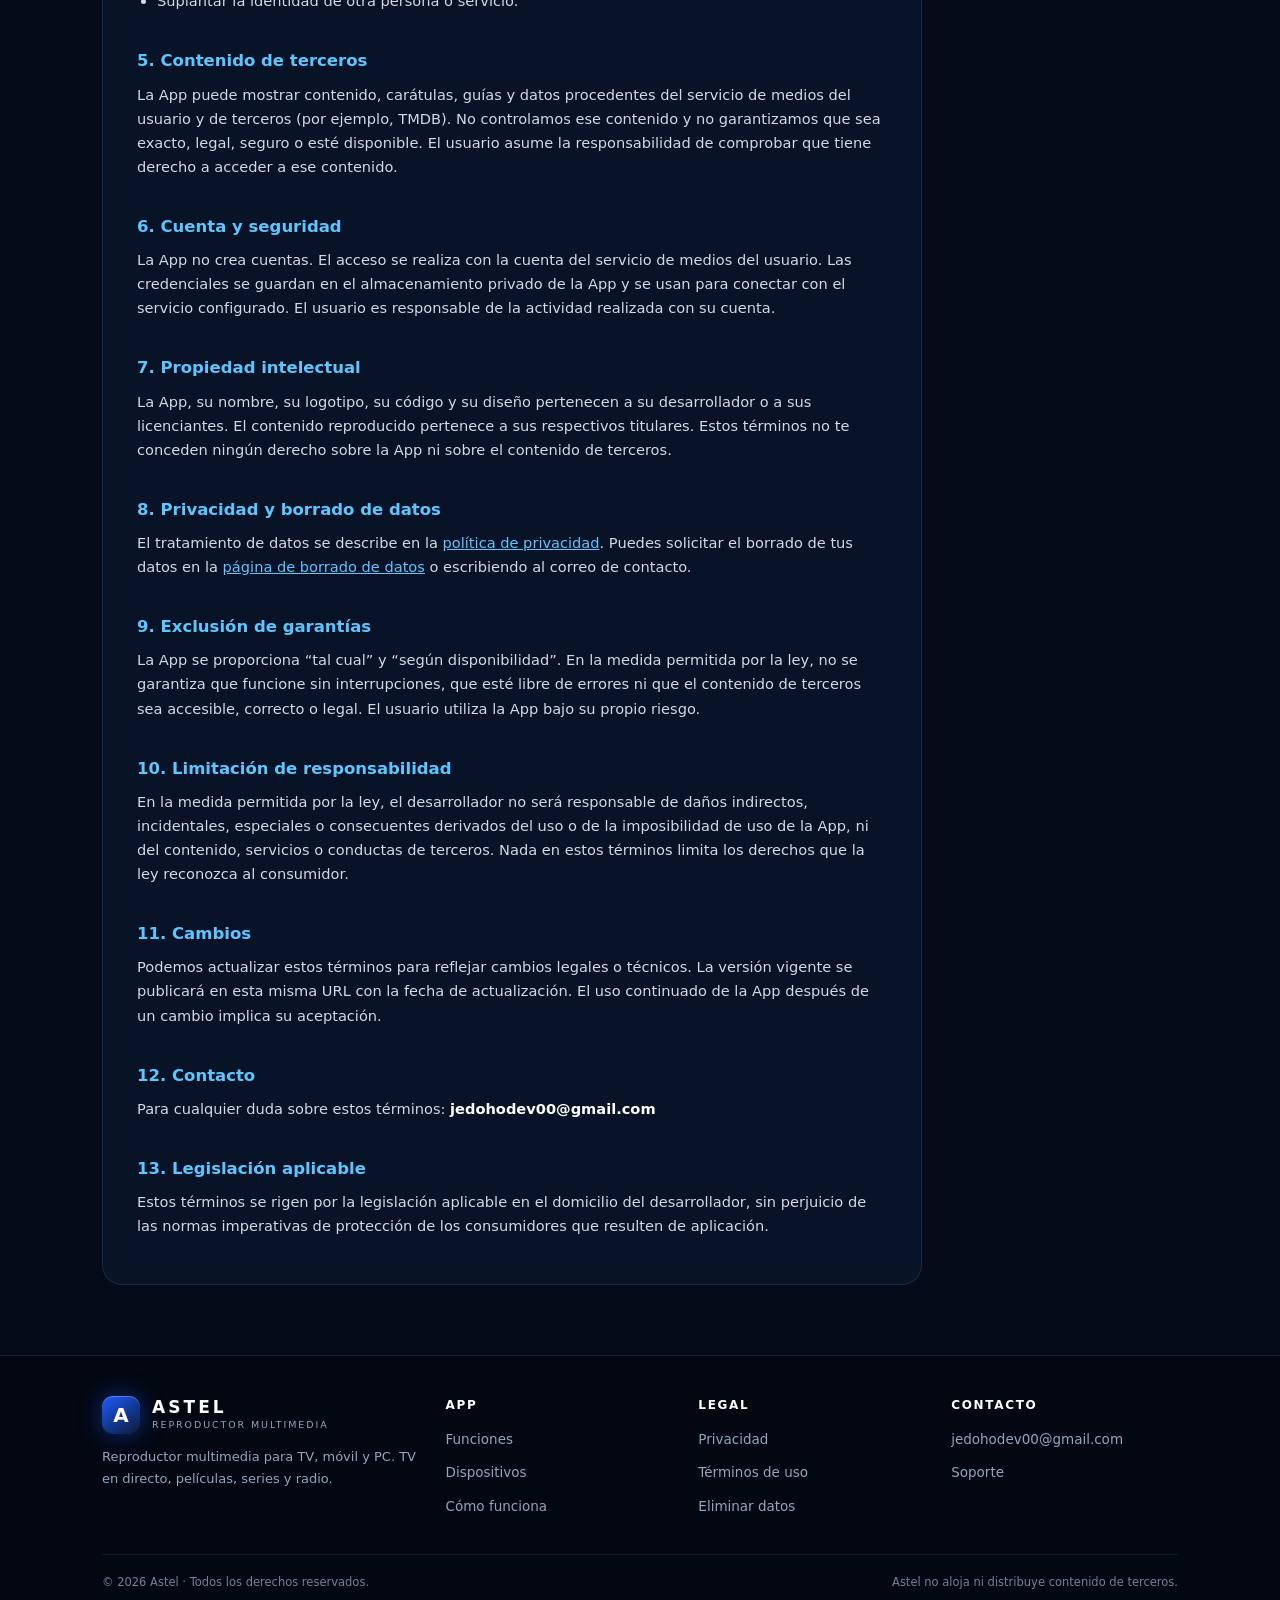
<file: terminos.html>
<!doctype html>
<html lang="es">
<head>
<meta charset="utf-8">
<meta name="viewport" content="width=device-width, initial-scale=1">
<title>Términos de uso · Astel</title>
<meta name="description" content="Condiciones de uso del reproductor multimedia Astel.">
<meta name="theme-color" content="#050B18">
<link rel="icon" href="data:image/svg+xml,%3Csvg xmlns='http://www.w3.org/2000/svg' viewBox='0 0 64 64'%3E%3Cdefs%3E%3ClinearGradient id='g' x1='0' y1='0' x2='1' y2='1'%3E%3Cstop offset='0' stop-color='%231D5BFF'/%3E%3Cstop offset='1' stop-color='%230B1A33'/%3E%3C/linearGradient%3E%3C/defs%3E%3Crect width='64' height='64' rx='16' fill='url(%23g)'/%3E%3Ctext x='32' y='45' font-family='Arial,sans-serif' font-size='38' font-weight='900' fill='%23fff' text-anchor='middle'%3EA%3C/text%3E%3C/svg%3E">
<link rel="stylesheet" href="assets/estilo.css?v=20261116b">
</head>
<body>

<header class="cabecera">
  <div class="wrap">
    <a class="marca" href="index.html" aria-label="Astel, inicio">
      <span class="mark" aria-hidden="true">A</span>
      <span class="marca-texto"><b>ASTEL</b><span>Reproductor multimedia</span></span>
    </a>

    <nav class="nav" aria-label="Principal">
      <a href="index.html#funciones">Funciones</a>
      <a href="index.html#dispositivos">Dispositivos</a>
      <a href="index.html#como-funciona">Cómo funciona</a>
      <a href="index.html#preguntas">Preguntas</a>
      <span class="idioma" aria-label="Idioma">
        <span class="activo">ES</span>
        <a href="en/terms.html" hreflang="en" lang="en">EN</a>
      </span>
      <a class="destacado" href="index.html#contacto">Soporte</a>
    </nav>

    <details class="menu-movil">
      <summary aria-label="Abrir menú">
        Menú
        <svg width="14" height="14" viewBox="0 0 24 24" fill="none" stroke="currentColor" stroke-width="2.2" stroke-linecap="round" aria-hidden="true"><path d="M4 7h16M4 12h16M4 17h16"/></svg>
      </summary>
      <nav aria-label="Principal (móvil)">
        <a href="index.html"><svg viewBox="0 0 24 24" width="19" height="19" fill="none" stroke="currentColor" stroke-width="1.7" stroke-linecap="round" stroke-linejoin="round" aria-hidden="true"><path d="M15 21v-8a1 1 0 0 0-1-1h-4a1 1 0 0 0-1 1v8"/><path d="M3 10a2 2 0 0 1 .709-1.528l7-5.999a2 2 0 0 1 2.582 0l7 5.999A2 2 0 0 1 21 10v9a2 2 0 0 1-2 2H5a2 2 0 0 1-2-2z"/></svg>Inicio</a>
        <a href="privacidad.html"><svg viewBox="0 0 24 24" width="19" height="19" fill="none" stroke="currentColor" stroke-width="1.7" stroke-linecap="round" stroke-linejoin="round" aria-hidden="true"><path d="M20 13c0 5-3.5 7.5-7.66 8.95a1 1 0 0 1-.67-.01C7.5 20.5 4 18 4 13V6a1 1 0 0 1 1-1c2 0 4.5-1.2 6.24-2.72a1.17 1.17 0 0 1 1.52 0C14.51 3.81 17 5 19 5a1 1 0 0 1 1 1z"/><path d="m9 12 2 2 4-4"/></svg>Privacidad</a>
        <a href="terminos.html"><svg viewBox="0 0 24 24" width="19" height="19" fill="none" stroke="currentColor" stroke-width="1.7" stroke-linecap="round" stroke-linejoin="round" aria-hidden="true"><path d="M15 2H6a2 2 0 0 0-2 2v16a2 2 0 0 0 2 2h12a2 2 0 0 0 2-2V7Z"/><path d="M14 2v4a2 2 0 0 0 2 2h4"/><path d="M10 9H8"/><path d="M16 13H8"/><path d="M16 17H8"/></svg>Términos</a>
        <a href="eliminar-datos.html"><svg viewBox="0 0 24 24" width="19" height="19" fill="none" stroke="currentColor" stroke-width="1.7" stroke-linecap="round" stroke-linejoin="round" aria-hidden="true"><path d="M3 6h18"/><path d="M19 6v14c0 1-1 2-2 2H7c-1 0-2-1-2-2V6"/><path d="M8 6V4c0-1 1-2 2-2h4c1 0 2 1 2 2v2"/><line x1="10" x2="10" y1="11" y2="17"/><line x1="14" x2="14" y1="11" y2="17"/></svg>Eliminar datos</a>
      <span class="idioma" aria-label="Idioma">
  <span class="activo">ES</span>
  <a href="en/terms.html" hreflang="en" lang="en">EN</a>
</span>
      </nav>
    </details>
  </div>
</header>

<main class="legal wrap">
  <p class="migas"><a href="index.html">Inicio</a> · Términos de uso</p>
  <h1>Términos de uso</h1>
  <p class="fecha">Última actualización: 6 de noviembre de 2026</p>

  <div class="legal-cuerpo">
    <p>Estos términos regulan el uso de <strong>Astel</strong> (en adelante,
    “la App”). Al instalar, abrir o usar la App aceptas estos términos. Si no
    estás de acuerdo, no uses la App.</p>

    <div class="indice">
      <b>Contenido</b>
      <ol>
        <li><a href="#t1">Objeto</a></li>
        <li><a href="#t2">Requisitos de uso</a></li>
        <li><a href="#t3">Uso permitido</a></li>
        <li><a href="#t4">Uso prohibido</a></li>
        <li><a href="#t5">Contenido de terceros</a></li>
        <li><a href="#t6">Cuenta y seguridad</a></li>
        <li><a href="#t7">Propiedad intelectual</a></li>
        <li><a href="#t8">Privacidad y borrado de datos</a></li>
        <li><a href="#t9">Exclusión de garantías</a></li>
        <li><a href="#t10">Limitación de responsabilidad</a></li>
        <li><a href="#t11">Cambios</a></li>
        <li><a href="#t12">Contacto</a></li>
        <li><a href="#t13">Legislación aplicable</a></li>
      </ol>
    </div>

    <h2 id="t1">1. Objeto</h2>
    <p>La App es un <strong>reproductor multimedia</strong>. No incluye
    contenido propio, no emite canales, no vende planes ni cuotas y no proporciona
    listas, películas, series ni emisoras. El usuario configura su propio
    servicio de medios y accede con las credenciales que ya tiene.</p>

    <p class="aviso">
      Astel no aloja, selecciona ni distribuye el contenido que reproduce.
      Ese contenido lo proporciona el servicio de medios configurado por el
      usuario, que es el único responsable de su legalidad y disponibilidad.
    </p>

    <h2 id="t2">2. Requisitos de uso</h2>
    <ul>
      <li>Debes ser mayor de edad o contar con autorización legal para usar el
      servicio de medios que configures.</li>
      <li>Debes usar la App de forma lícita y respetar los derechos de autor y
      las condiciones de tu servicio de medios.</li>
      <li>Debes mantener la confidencialidad de tus credenciales.</li>
    </ul>

    <h2 id="t3">3. Uso permitido</h2>
    <p>Se concede una licencia personal, limitada, no exclusiva y no
    transferible para usar la App en tus dispositivos, con fines personales y
    no comerciales, conforme a estos términos y a la ley aplicable.</p>

    <h2 id="t4">4. Uso prohibido</h2>
    <ul>
      <li>Usar la App para acceder a contenido ilícito o sin autorización.</li>
      <li>Redistribuir, revender, alquilar o sublicenciar la App.</li>
      <li>Modificar, descompilar o intentar extraer el código fuente, salvo en
      los casos permitidos por la ley.</li>
      <li>Interferir en el funcionamiento de la App o de los servicios de
      terceros.</li>
      <li>Suplantar la identidad de otra persona o servicio.</li>
    </ul>

    <h2 id="t5">5. Contenido de terceros</h2>
    <p>La App puede mostrar contenido, carátulas, guías y datos procedentes del
    servicio de medios del usuario y de terceros (por ejemplo, TMDB). No
    controlamos ese contenido y no garantizamos que sea exacto, legal, seguro o
    esté disponible. El usuario asume la responsabilidad de comprobar que tiene
    derecho a acceder a ese contenido.</p>

    <h2 id="t6">6. Cuenta y seguridad</h2>
    <p>La App no crea cuentas. El acceso se realiza con la cuenta del servicio de
    medios del usuario. Las credenciales se guardan en el almacenamiento
    privado de la App y se usan para conectar con el servicio configurado. El
    usuario es responsable de la actividad realizada con su cuenta.</p>

    <h2 id="t7">7. Propiedad intelectual</h2>
    <p>La App, su nombre, su logotipo, su código y su diseño pertenecen a su
    desarrollador o a sus licenciantes. El contenido reproducido pertenece a
    sus respectivos titulares. Estos términos no te conceden ningún derecho
    sobre la App ni sobre el contenido de terceros.</p>

    <h2 id="t8">8. Privacidad y borrado de datos</h2>
    <p>El tratamiento de datos se describe en la
    <a href="privacidad.html">política de privacidad</a>. Puedes solicitar el
    borrado de tus datos en la
    <a href="eliminar-datos.html">página de borrado de datos</a> o escribiendo
    al correo de contacto.</p>

    <h2 id="t9">9. Exclusión de garantías</h2>
    <p>La App se proporciona “tal cual” y “según disponibilidad”. En la medida
    permitida por la ley, no se garantiza que funcione sin interrupciones, que
    esté libre de errores ni que el contenido de terceros sea accesible,
    correcto o legal. El usuario utiliza la App bajo su propio riesgo.</p>

    <h2 id="t10">10. Limitación de responsabilidad</h2>
    <p>En la medida permitida por la ley, el desarrollador no será responsable
    de daños indirectos, incidentales, especiales o consecuentes derivados del
    uso o de la imposibilidad de uso de la App, ni del contenido, servicios o
    conductas de terceros. Nada en estos términos limita los derechos que la
    ley reconozca al consumidor.</p>

    <h2 id="t11">11. Cambios</h2>
    <p>Podemos actualizar estos términos para reflejar cambios legales o
    técnicos. La versión vigente se publicará en esta misma URL con la fecha de
    actualización. El uso continuado de la App después de un cambio implica su
    aceptación.</p>

    <h2 id="t12">12. Contacto</h2>
    <p>Para cualquier duda sobre estos términos:
    <strong>jedohodev00@gmail.com</strong></p>

    <h2 id="t13">13. Legislación aplicable</h2>
    <p>Estos términos se rigen por la legislación aplicable en el domicilio del
    desarrollador, sin perjuicio de las normas imperativas de protección de los
    consumidores que resulten de aplicación.</p>
  </div>
</main>

<footer class="pie">
  <div class="wrap">
    <div class="pie-rejilla">
      <div>
        <a class="marca" href="index.html" aria-label="Astel, inicio">
          <span class="mark" aria-hidden="true">A</span>
          <span class="marca-texto"><b>ASTEL</b><span>Reproductor multimedia</span></span>
        </a>
        <p>Reproductor multimedia para TV, móvil y PC. TV en directo, películas, series y radio.</p>
      </div>
      <div>
        <h4>App</h4>
        <ul>
          <li><a href="index.html#funciones">Funciones</a></li>
          <li><a href="index.html#dispositivos">Dispositivos</a></li>
          <li><a href="index.html#como-funciona">Cómo funciona</a></li>
        </ul>
      </div>
      <div>
        <h4>Legal</h4>
        <ul>
          <li><a href="privacidad.html">Privacidad</a></li>
          <li><a href="terminos.html">Términos de uso</a></li>
          <li><a href="eliminar-datos.html">Eliminar datos</a></li>
        </ul>
      </div>
      <div>
        <h4>Contacto</h4>
        <ul>
          <li><a href="mailto:jedohodev00@gmail.com">jedohodev00@gmail.com</a></li>
          <li><a href="mailto:jedohodev00@gmail.com?subject=Soporte%20Astel">Soporte</a></li>
        </ul>
      </div>
    </div>
    <div class="pie-legal">
      <p>© 2026 Astel · Todos los derechos reservados.</p>
      <p>Astel no aloja ni distribuye contenido de terceros.</p>
    </div>
  </div>
</footer>

</body>
</html>
</file>
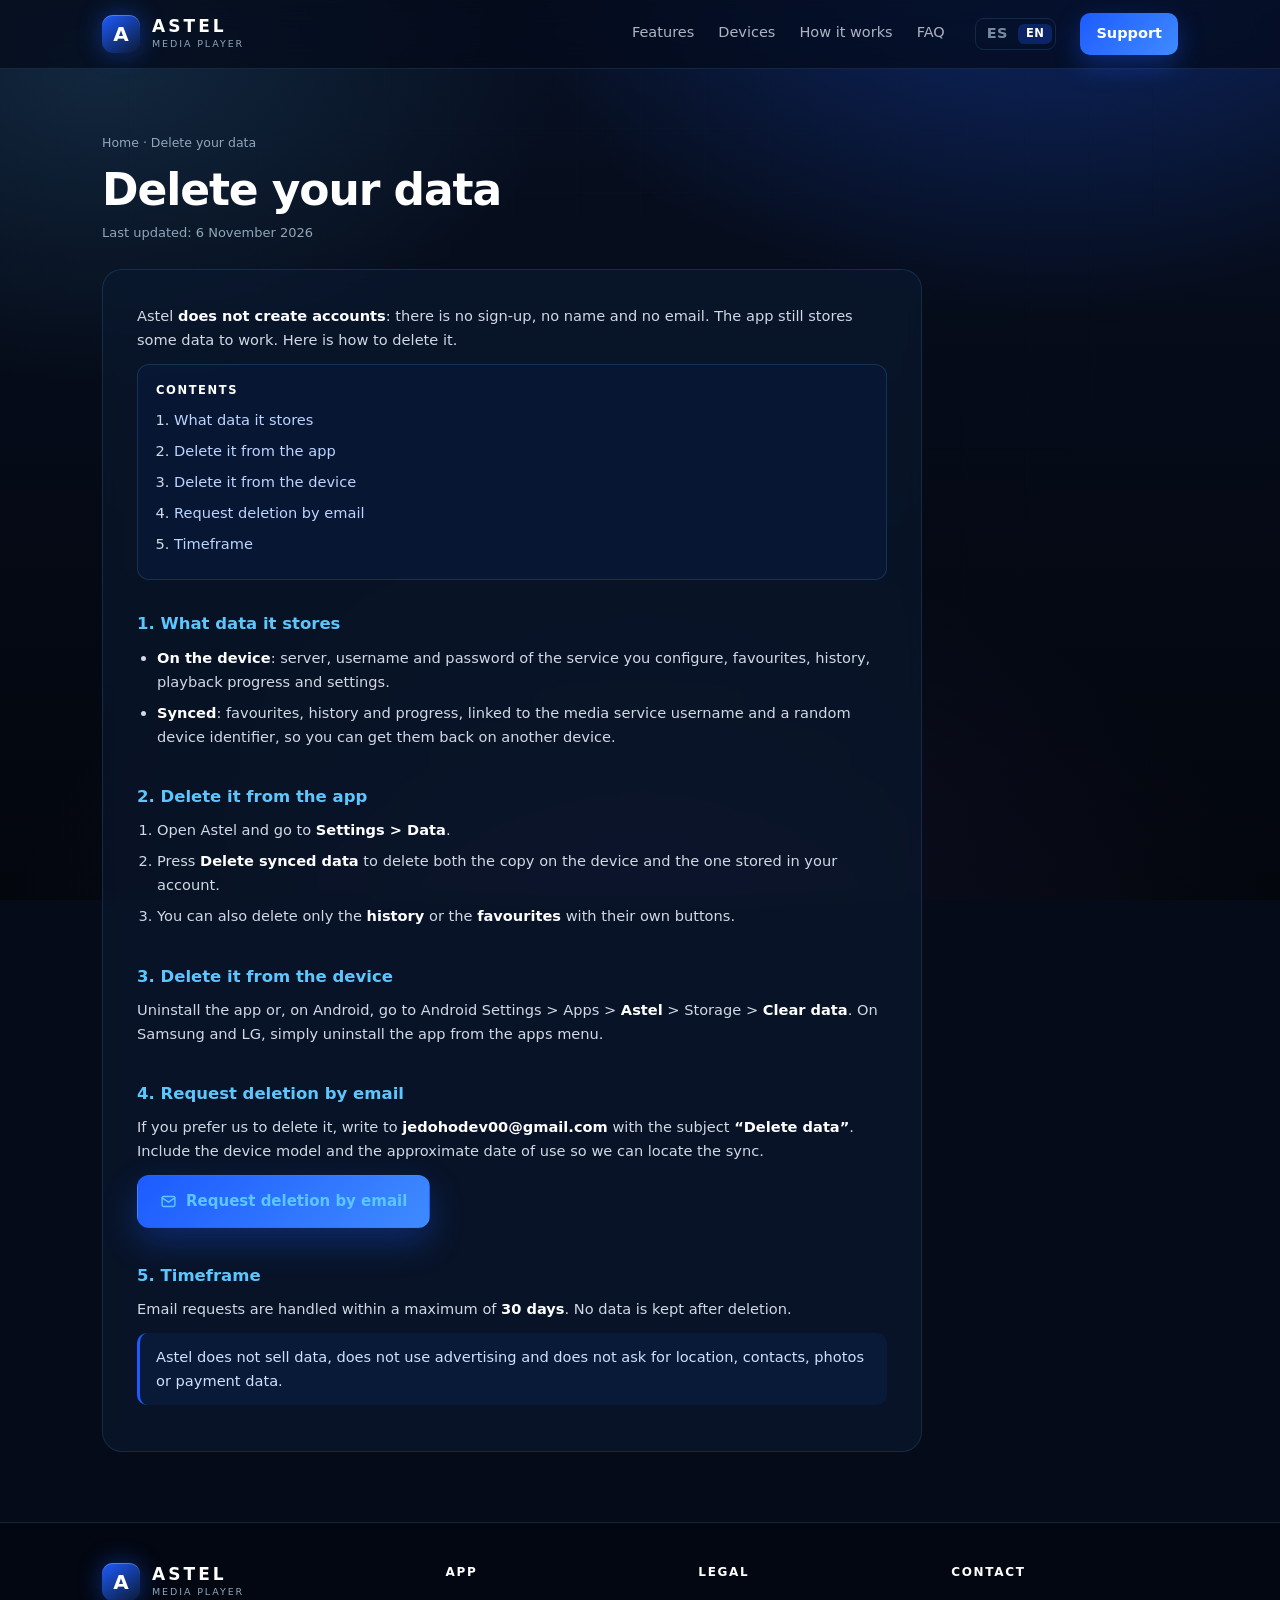
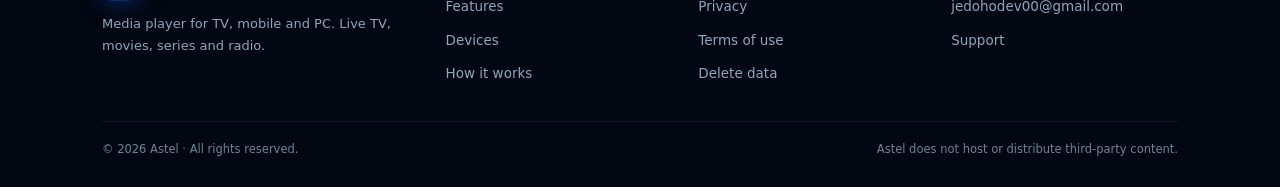
<file: en/delete-data.html>
<!doctype html>
<html lang="en">
<head>
<meta charset="utf-8">
<meta name="viewport" content="width=device-width, initial-scale=1">
<title>Delete your data · Astel</title>
<meta name="description" content="How to delete the data Astel stores on your device and the synced data.">
<meta name="theme-color" content="#050B18">
<link rel="icon" href="data:image/svg+xml,%3Csvg xmlns='http://www.w3.org/2000/svg' viewBox='0 0 64 64'%3E%3Cdefs%3E%3ClinearGradient id='g' x1='0' y1='0' x2='1' y2='1'%3E%3Cstop offset='0' stop-color='%231D5BFF'/%3E%3Cstop offset='1' stop-color='%230B1A33'/%3E%3C/linearGradient%3E%3C/defs%3E%3Crect width='64' height='64' rx='16' fill='url(%23g)'/%3E%3Ctext x='32' y='45' font-family='Arial,sans-serif' font-size='38' font-weight='900' fill='%23fff' text-anchor='middle'%3EA%3C/text%3E%3C/svg%3E">
<link rel="stylesheet" href="../assets/estilo.css?v=20261116b">
</head>
<body>

<header class="cabecera">
  <div class="wrap">
    <a class="marca" href="index.html" aria-label="Astel, home">
      <span class="mark" aria-hidden="true">A</span>
      <span class="marca-texto"><b>ASTEL</b><span>Media player</span></span>
    </a>

    <nav class="nav" aria-label="Main">
      <a href="index.html#features">Features</a>
      <a href="index.html#devices">Devices</a>
      <a href="index.html#how">How it works</a>
      <a href="index.html#faq">FAQ</a>
      <span class="idioma" aria-label="Language">
        <a href="../eliminar-datos.html" hreflang="es" lang="es">ES</a>
        <span class="activo">EN</span>
      </span>
      <a class="destacado" href="index.html#contact">Support</a>
    </nav>

    <details class="menu-movil">
      <summary aria-label="Open menu">
        Menu
        <svg width="14" height="14" viewBox="0 0 24 24" fill="none" stroke="currentColor" stroke-width="2.2" stroke-linecap="round" aria-hidden="true"><path d="M4 7h16M4 12h16M4 17h16"/></svg>
      </summary>
      <nav aria-label="Main (mobile)">
        <a href="index.html"><svg viewBox="0 0 24 24" width="19" height="19" fill="none" stroke="currentColor" stroke-width="1.7" stroke-linecap="round" stroke-linejoin="round" aria-hidden="true"><path d="M15 21v-8a1 1 0 0 0-1-1h-4a1 1 0 0 0-1 1v8"/><path d="M3 10a2 2 0 0 1 .709-1.528l7-5.999a2 2 0 0 1 2.582 0l7 5.999A2 2 0 0 1 21 10v9a2 2 0 0 1-2 2H5a2 2 0 0 1-2-2z"/></svg>Home</a>
        <a href="privacy.html"><svg viewBox="0 0 24 24" width="19" height="19" fill="none" stroke="currentColor" stroke-width="1.7" stroke-linecap="round" stroke-linejoin="round" aria-hidden="true"><path d="M20 13c0 5-3.5 7.5-7.66 8.95a1 1 0 0 1-.67-.01C7.5 20.5 4 18 4 13V6a1 1 0 0 1 1-1c2 0 4.5-1.2 6.24-2.72a1.17 1.17 0 0 1 1.52 0C14.51 3.81 17 5 19 5a1 1 0 0 1 1 1z"/><path d="m9 12 2 2 4-4"/></svg>Privacy</a>
        <a href="terms.html"><svg viewBox="0 0 24 24" width="19" height="19" fill="none" stroke="currentColor" stroke-width="1.7" stroke-linecap="round" stroke-linejoin="round" aria-hidden="true"><path d="M15 2H6a2 2 0 0 0-2 2v16a2 2 0 0 0 2 2h12a2 2 0 0 0 2-2V7Z"/><path d="M14 2v4a2 2 0 0 0 2 2h4"/><path d="M10 9H8"/><path d="M16 13H8"/><path d="M16 17H8"/></svg>Terms</a>
        <a href="delete-data.html"><svg viewBox="0 0 24 24" width="19" height="19" fill="none" stroke="currentColor" stroke-width="1.7" stroke-linecap="round" stroke-linejoin="round" aria-hidden="true"><path d="M3 6h18"/><path d="M19 6v14c0 1-1 2-2 2H7c-1 0-2-1-2-2V6"/><path d="M8 6V4c0-1 1-2 2-2h4c1 0 2 1 2 2v2"/><line x1="10" x2="10" y1="11" y2="17"/><line x1="14" x2="14" y1="11" y2="17"/></svg>Delete data</a>
        <span class="idioma" aria-label="Language">
          <a href="../eliminar-datos.html" hreflang="es" lang="es">ES</a>
          <span class="activo">EN</span>
        </span>
      </nav>
    </details>
  </div>
</header>

<main class="legal wrap">
  <p class="migas"><a href="index.html">Home</a> · Delete your data</p>
  <h1>Delete your data</h1>
  <p class="fecha">Last updated: 6 November 2026</p>

  <div class="legal-cuerpo">
    <p>Astel <strong>does not create accounts</strong>: there is no sign-up, no name and
    no email. The app still stores some data to work. Here is how to delete it.</p>

    <div class="indice">
      <b>Contents</b>
      <ol>
        <li><a href="#d1">What data it stores</a></li>
        <li><a href="#d2">Delete it from the app</a></li>
        <li><a href="#d3">Delete it from the device</a></li>
        <li><a href="#d4">Request deletion by email</a></li>
        <li><a href="#d5">Timeframe</a></li>
      </ol>
    </div>

    <h2 id="d1">1. What data it stores</h2>
    <ul>
      <li><strong>On the device</strong>: server, username and password of the service
      you configure, favourites, history, playback progress and settings.</li>
      <li><strong>Synced</strong>: favourites, history and progress, linked to the media
      service username and a random device identifier, so you can get them back on
      another device.</li>
    </ul>

    <h2 id="d2">2. Delete it from the app</h2>
    <ol>
      <li>Open Astel and go to <strong>Settings &gt; Data</strong>.</li>
      <li>Press <strong>Delete synced data</strong> to delete both the copy on the
      device and the one stored in your account.</li>
      <li>You can also delete only the <strong>history</strong> or the
      <strong>favourites</strong> with their own buttons.</li>
    </ol>

    <h2 id="d3">3. Delete it from the device</h2>
    <p>Uninstall the app or, on Android, go to Android Settings &gt; Apps &gt;
    <strong>Astel</strong> &gt; Storage &gt; <strong>Clear data</strong>. On Samsung and
    LG, simply uninstall the app from the apps menu.</p>

    <h2 id="d4">4. Request deletion by email</h2>
    <p>If you prefer us to delete it, write to
    <strong>jedohodev00@gmail.com</strong> with the subject
    <strong>“Delete data”</strong>. Include the device model and the approximate date
    of use so we can locate the sync.</p>

    <p>
      <a class="btn" href="mailto:jedohodev00@gmail.com?subject=Delete%20data%20-%20Astel">
        <svg viewBox="0 0 24 24" fill="none" stroke="currentColor" stroke-width="2" stroke-linecap="round" stroke-linejoin="round" aria-hidden="true"><rect x="3" y="5" width="18" height="14" rx="2"/><path d="M3 7l9 6 9-6"/></svg>
        Request deletion by email
      </a>
    </p>

    <h2 id="d5">5. Timeframe</h2>
    <p>Email requests are handled within a maximum of <strong>30 days</strong>. No data
    is kept after deletion.</p>

    <p class="aviso">
      Astel does not sell data, does not use advertising and does not ask for location,
      contacts, photos or payment data.
    </p>
  </div>
</main>

<footer class="pie">
  <div class="wrap">
    <div class="pie-rejilla">
      <div>
        <a class="marca" href="index.html" aria-label="Astel, home">
          <span class="mark" aria-hidden="true">A</span>
          <span class="marca-texto"><b>ASTEL</b><span>Media player</span></span>
        </a>
        <p>Media player for TV, mobile and PC. Live TV, movies, series and radio.</p>
      </div>
      <div>
        <h4>App</h4>
        <ul>
          <li><a href="index.html#features">Features</a></li>
          <li><a href="index.html#devices">Devices</a></li>
          <li><a href="index.html#how">How it works</a></li>
        </ul>
      </div>
      <div>
        <h4>Legal</h4>
        <ul>
          <li><a href="privacy.html">Privacy</a></li>
          <li><a href="terms.html">Terms of use</a></li>
          <li><a href="delete-data.html">Delete data</a></li>
        </ul>
      </div>
      <div>
        <h4>Contact</h4>
        <ul>
          <li><a href="mailto:jedohodev00@gmail.com">jedohodev00@gmail.com</a></li>
          <li><a href="mailto:jedohodev00@gmail.com?subject=Astel%20support">Support</a></li>
        </ul>
      </div>
    </div>
    <div class="pie-legal">
      <p>© 2026 Astel · All rights reserved.</p>
      <p>Astel does not host or distribute third-party content.</p>
    </div>
  </div>
</footer>

</body>
</html>
</file>
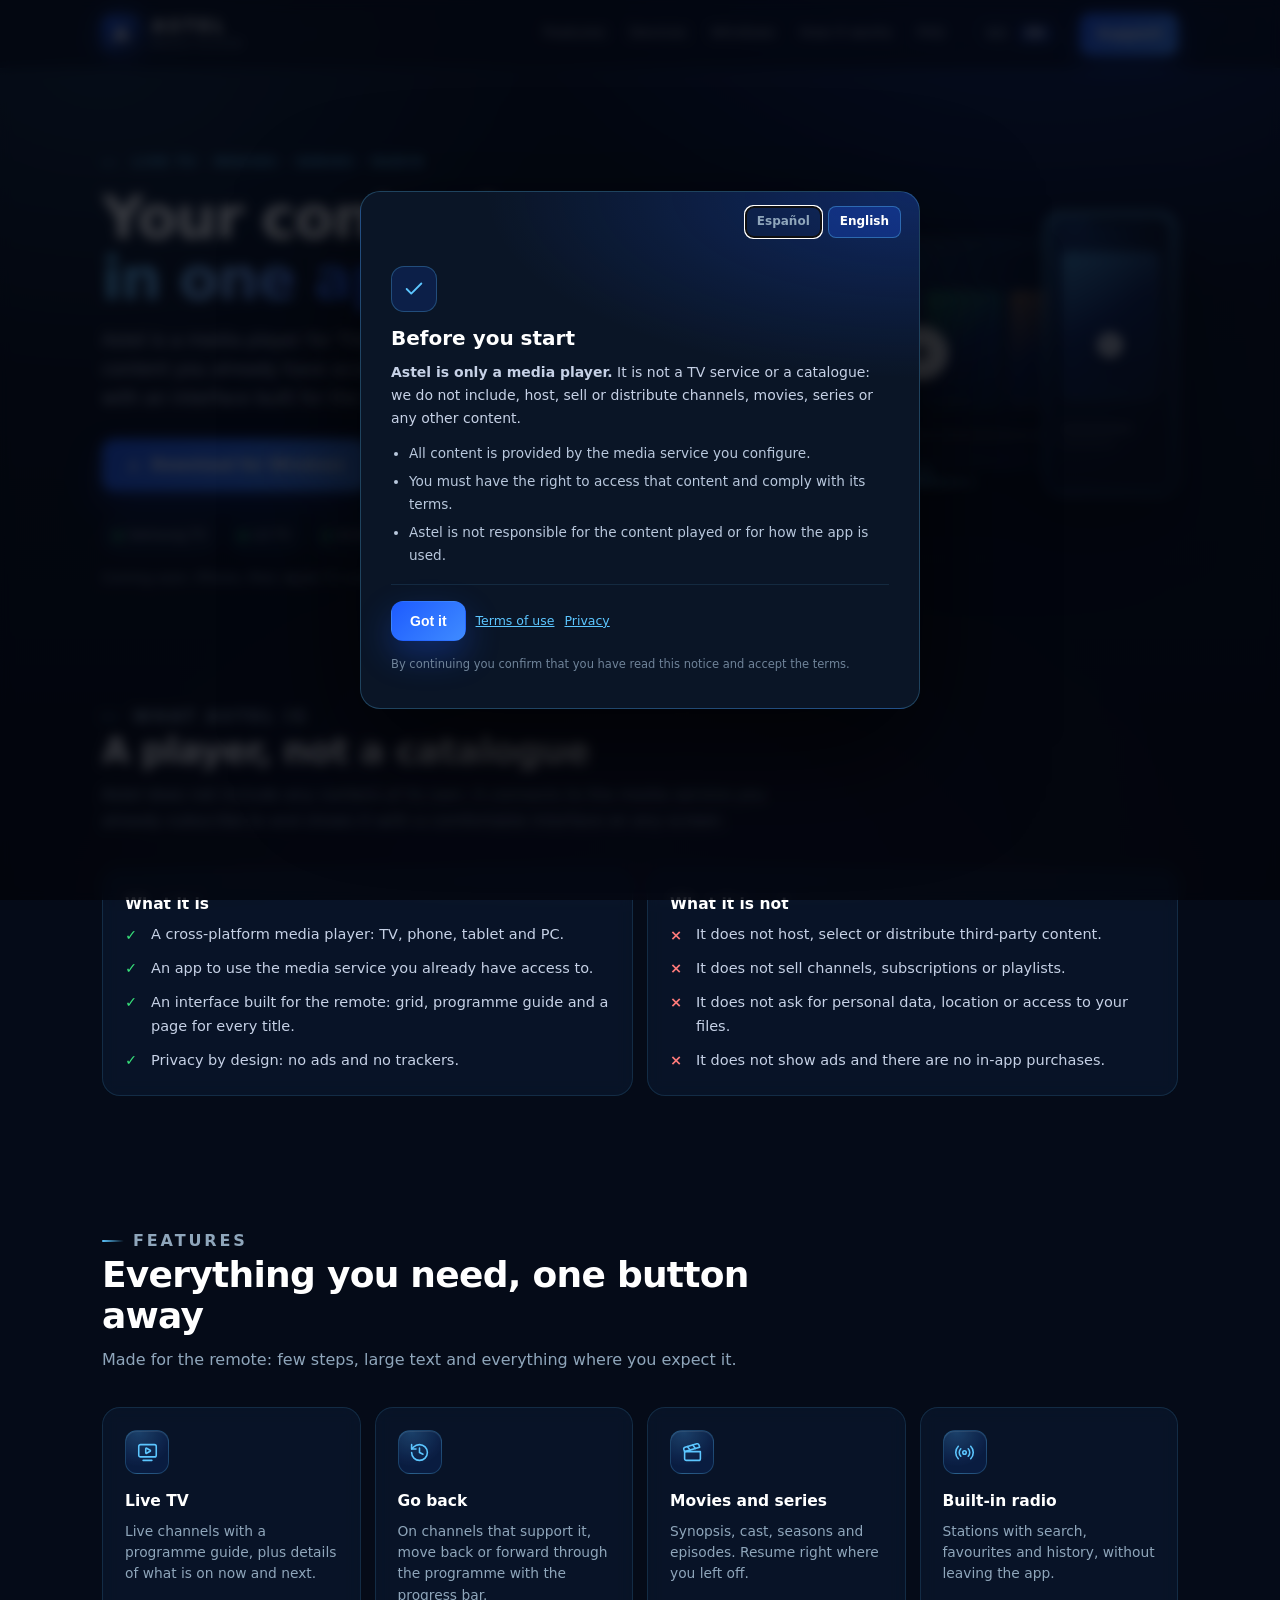
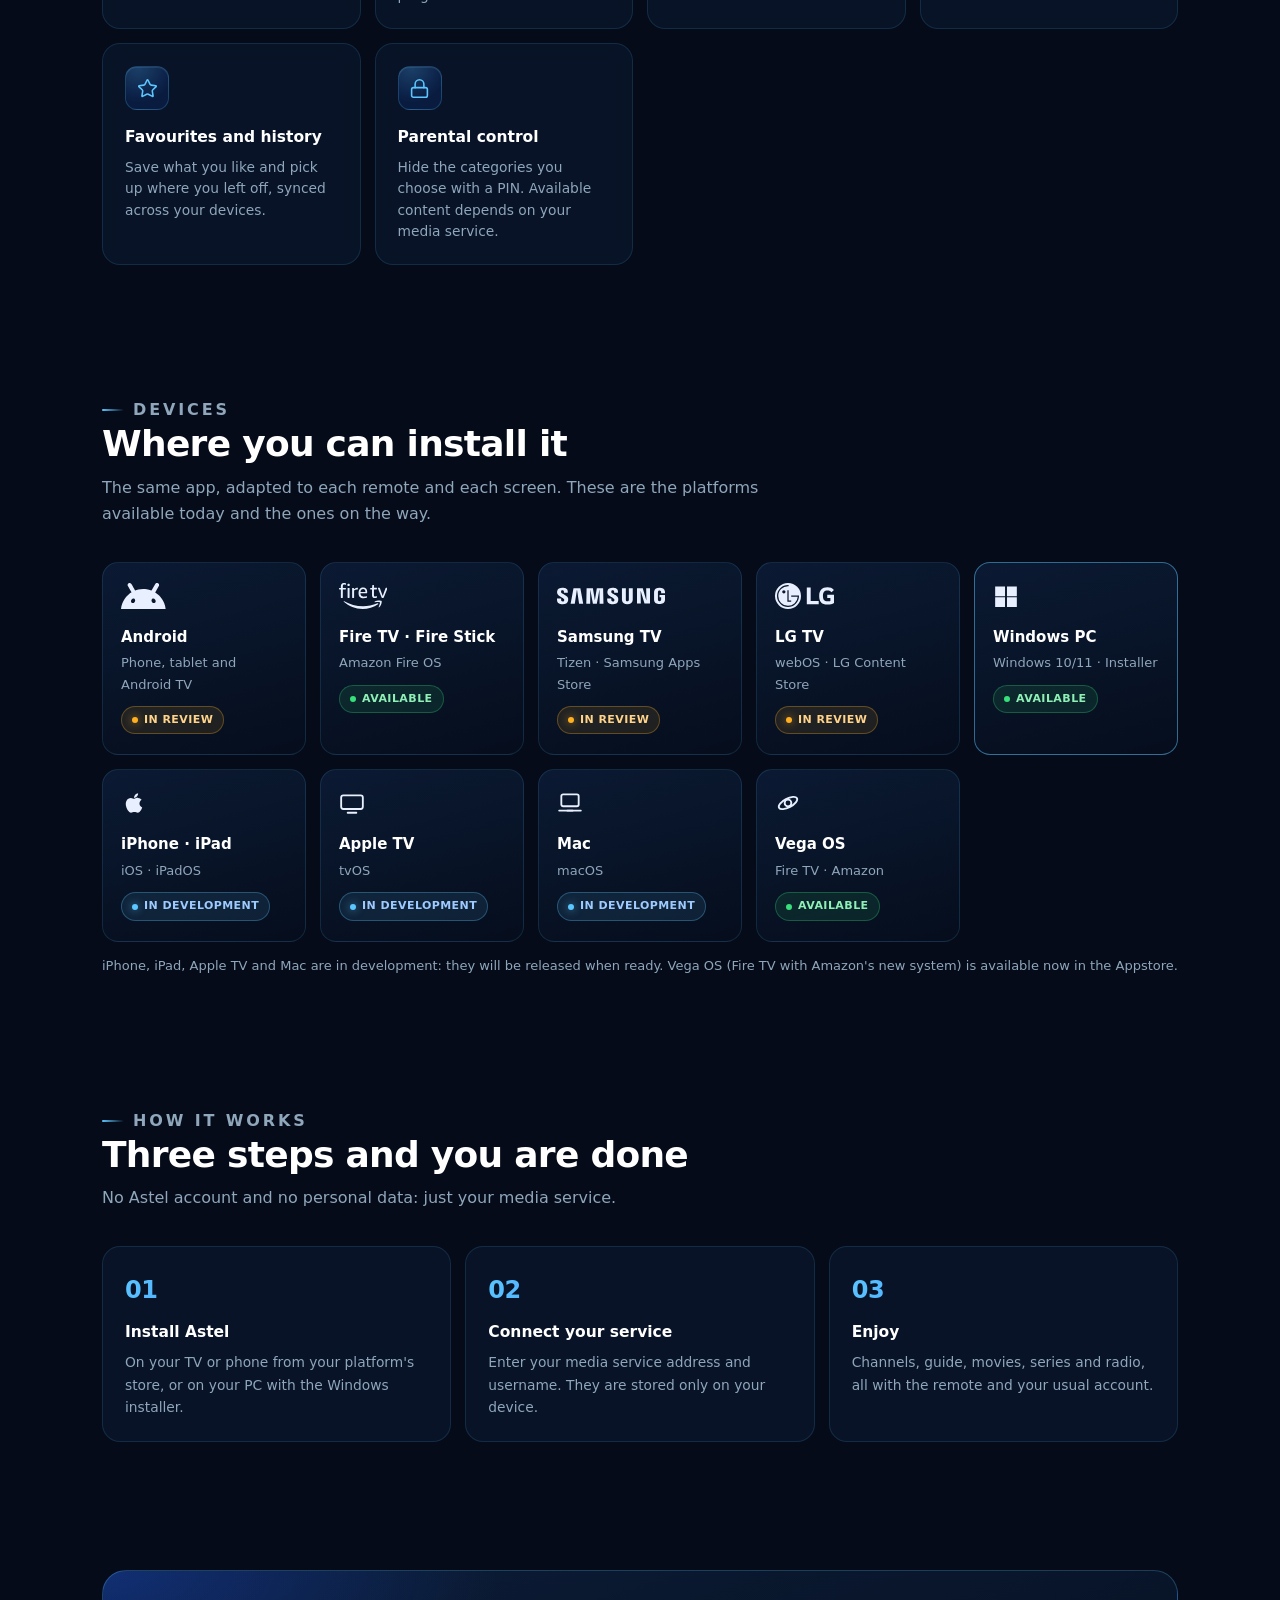
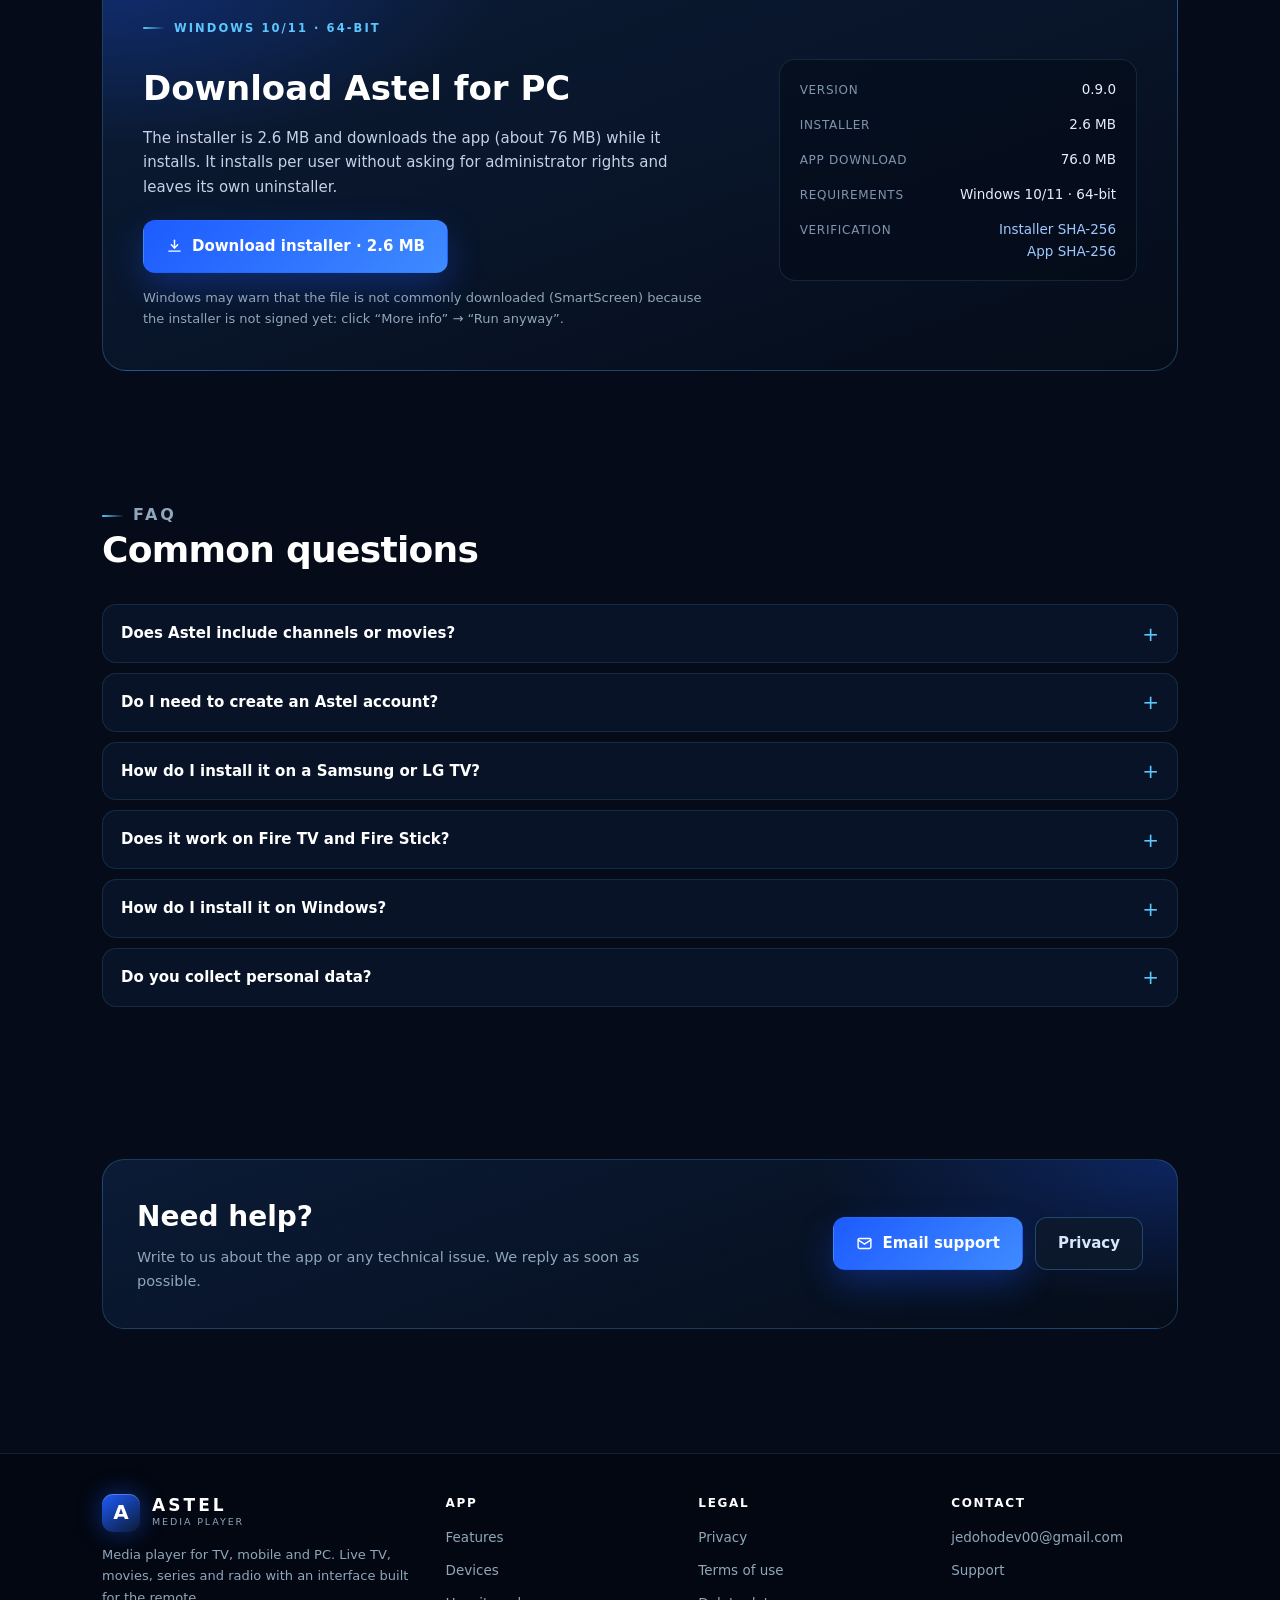
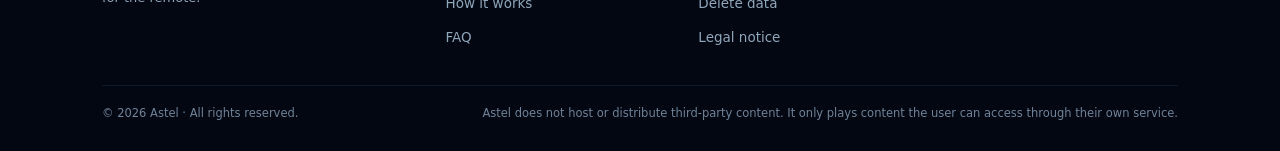
<file: en/index2.html>
<!doctype html>
<html lang="en">
<head>
<meta charset="utf-8">
<meta name="viewport" content="width=device-width, initial-scale=1">
<title>Astel · Media player for TV, mobile and PC</title>
<meta name="description" content="Astel is a media player for Samsung TV, LG, Android, Fire TV and Windows, and soon iPhone, iPad, Apple TV, Mac and Vega OS. Live TV, movies, series and radio with an interface built for the remote control.">
<meta name="theme-color" content="#050B18">
<link rel="icon" href="data:image/svg+xml,%3Csvg xmlns='http://www.w3.org/2000/svg' viewBox='0 0 64 64'%3E%3Cdefs%3E%3ClinearGradient id='g' x1='0' y1='0' x2='1' y2='1'%3E%3Cstop offset='0' stop-color='%231D5BFF'/%3E%3Cstop offset='1' stop-color='%230B1A33'/%3E%3C/linearGradient%3E%3C/defs%3E%3Crect width='64' height='64' rx='16' fill='url(%23g)'/%3E%3Ctext x='32' y='45' font-family='Arial,sans-serif' font-size='38' font-weight='900' fill='%23fff' text-anchor='middle'%3EA%3C/text%3E%3C/svg%3E">
<link rel="stylesheet" href="../assets/estilo.css?v=20261116b">
<meta property="og:type" content="website">
<meta property="og:title" content="Astel · Media player">
<meta property="og:description" content="Live TV, movies, series and radio on Samsung TV, LG, Android, Fire TV and Windows, and soon iPhone, iPad, Apple TV, Mac and Vega OS.">
</head>
<body>

<header class="cabecera">
  <div class="wrap">
    <a class="marca" href="index2.html" aria-label="Astel, home">
      <span class="mark" aria-hidden="true">A</span>
      <span class="marca-texto">
        <b>ASTEL</b>
        <span>Media player</span>
      </span>
    </a>

    <nav class="nav" aria-label="Main">
      <a href="#features">Features</a>
      <a href="#devices">Devices</a>
      <a href="#download">Windows</a>
      <a href="#how">How it works</a>
      <a href="#faq">FAQ</a>
      <span class="idioma" aria-label="Language">
        <a href="../index2.html" hreflang="es" lang="es">ES</a>
        <span class="activo">EN</span>
      </span>
      <a class="destacado" href="#contact">Support</a>
    </nav>

    <details class="menu-movil">
      <summary aria-label="Open menu">
        Menu
        <svg width="14" height="14" viewBox="0 0 24 24" fill="none" stroke="currentColor" stroke-width="2.2" stroke-linecap="round" aria-hidden="true"><path d="M4 7h16M4 12h16M4 17h16"/></svg>
      </summary>
      <nav aria-label="Main (mobile)">
        <a href="#features"><svg viewBox="0 0 24 24" width="19" height="19" fill="none" stroke="currentColor" stroke-width="1.7" stroke-linecap="round" stroke-linejoin="round" aria-hidden="true"><rect width="20" height="15" x="2" y="7" rx="2" ry="2"/><polyline points="17 2 12 7 7 2"/></svg>Features</a>
        <a href="#devices"><svg viewBox="0 0 24 24" width="19" height="19" fill="none" stroke="currentColor" stroke-width="1.7" stroke-linecap="round" stroke-linejoin="round" aria-hidden="true"><path d="M18 8V6a2 2 0 0 0-2-2H4a2 2 0 0 0-2 2v7a2 2 0 0 0 2 2h8"/><path d="M10 19v-3.96 3.15"/><path d="M7 19h5"/><rect width="6" height="10" x="16" y="12" rx="2"/></svg>Devices</a>
        <a href="#how"><svg viewBox="0 0 24 24" width="19" height="19" fill="none" stroke="currentColor" stroke-width="1.7" stroke-linecap="round" stroke-linejoin="round" aria-hidden="true"><circle cx="6" cy="19" r="3"/><path d="M9 19h8.5a3.5 3.5 0 0 0 0-7h-11a3.5 3.5 0 0 1 0-7H15"/><circle cx="18" cy="5" r="3"/></svg>How it works</a>
        <a href="#download"><svg viewBox="0 0 24 24" width="19" height="19" fill="none" stroke="currentColor" stroke-width="1.7" stroke-linecap="round" stroke-linejoin="round" aria-hidden="true"><path d="M12 3v11"/><path d="M7.5 9.5 12 14l4.5-4.5"/><path d="M4 18.5h16"/></svg>Windows</a>
        <a href="#faq"><svg viewBox="0 0 24 24" width="19" height="19" fill="none" stroke="currentColor" stroke-width="1.7" stroke-linecap="round" stroke-linejoin="round" aria-hidden="true"><circle cx="12" cy="12" r="10"/><path d="M9.09 9a3 3 0 0 1 5.83 1c0 2-3 3-3 3"/><path d="M12 17h.01"/></svg>FAQ</a>
        <a href="#contact"><svg viewBox="0 0 24 24" width="19" height="19" fill="none" stroke="currentColor" stroke-width="1.7" stroke-linecap="round" stroke-linejoin="round" aria-hidden="true"><circle cx="12" cy="12" r="10"/><path d="m4.93 4.93 4.24 4.24"/><path d="m14.83 9.17 4.24-4.24"/><path d="m14.83 14.83 4.24 4.24"/><path d="m9.17 14.83-4.24 4.24"/><circle cx="12" cy="12" r="4"/></svg>Support</a>
        <a href="privacy.html"><svg viewBox="0 0 24 24" width="19" height="19" fill="none" stroke="currentColor" stroke-width="1.7" stroke-linecap="round" stroke-linejoin="round" aria-hidden="true"><path d="M20 13c0 5-3.5 7.5-7.66 8.95a1 1 0 0 1-.67-.01C7.5 20.5 4 18 4 13V6a1 1 0 0 1 1-1c2 0 4.5-1.2 6.24-2.72a1.17 1.17 0 0 1 1.52 0C14.51 3.81 17 5 19 5a1 1 0 0 1 1 1z"/><path d="m9 12 2 2 4-4"/></svg>Privacy</a>
        <a href="terms.html"><svg viewBox="0 0 24 24" width="19" height="19" fill="none" stroke="currentColor" stroke-width="1.7" stroke-linecap="round" stroke-linejoin="round" aria-hidden="true"><path d="M15 2H6a2 2 0 0 0-2 2v16a2 2 0 0 0 2 2h12a2 2 0 0 0 2-2V7Z"/><path d="M14 2v4a2 2 0 0 0 2 2h4"/><path d="M10 9H8"/><path d="M16 13H8"/><path d="M16 17H8"/></svg>Terms</a>
        <span class="idioma" aria-label="Language">
          <a href="../index2.html" hreflang="es" lang="es">ES</a>
          <span class="activo">EN</span>
        </span>
      </nav>
    </details>
  </div>
</header>

<main>

  <!-- ===================================================== hero -->
  <section class="hero wrap">
    <div>
      <p class="kicker">Live TV · Movies · Series · Radio</p>
      <h1>Your content,<br><span class="degradado">in one app.</span></h1>
      <p class="entradilla">
        Astel is a media player for TVs, phones and PC. It plays the content you
        already have access to with your media service, with an interface built
        for the remote control and big screens.
      </p>

      <div class="acciones">
        <a class="btn" href="https://update.apppilot.top/WS/Astel-Setup-0.9.0-lite.exe" rel="noopener">
          <svg viewBox="0 0 24 24" fill="none" stroke="currentColor" stroke-width="2" stroke-linecap="round" stroke-linejoin="round" aria-hidden="true"><path d="M12 3v11"/><path d="M7.5 9.5 12 14l4.5-4.5"/><path d="M4 18.5h16"/></svg>
          Download for Windows
        </a>
        <a class="btn alt" href="#devices">See devices</a>
        <a class="btn alt" href="#features">Features</a>
      </div>

      <div class="sellos" aria-label="Available on">
        <span class="sello">Samsung TV</span>
        <span class="sello">LG TV</span>
        <span class="sello">Android</span>
        <span class="sello">Fire TV</span>
        <span class="sello">Windows</span>
      </div>
      <p class="nota-plataformas">Coming soon: iPhone, iPad, Apple TV and Mac.</p>
    </div>

    <div class="hero-dispositivos" aria-hidden="true">
      <div class="maqueta">
      <div class="pantalla">
        <div class="franja">
          <span class="punto"></span><span class="punto"></span><span class="punto"></span>
          <span class="titulo">Astel</span>
        </div>
        <div class="rejilla">
          <span class="poster"></span><span class="poster"></span>
          <span class="poster"></span><span class="poster"></span>
        </div>
        <span class="reproducir"></span>
        <div class="barra"><i></i></div>
      </div>
      </div>
      <div class="movil">
        <div class="movil-pantalla">
          <span class="movil-poster"></span>
          <span class="movil-play"></span>
          <span class="movil-linea l1"></span>
          <span class="movil-linea l2"></span>
        </div>
      </div>
    </div>
  </section>

  <!-- ===================================================== what it is -->
  <section class="seccion wrap" id="what">
    <div class="seccion-cabecera">
      <p class="kicker">What Astel is</p>
      <h2>A player, not a catalogue</h2>
      <p>Astel does not include any content of its own: it connects to the media service you already subscribe to and shows it with a comfortable interface on any screen.</p>
    </div>

    <div class="duo">
      <div class="tarjeta">
        <b>What it is</b>
        <ul class="lista si">
          <li>A cross-platform media player: TV, phone, tablet and PC.</li>
          <li>An app to use the media service you already have access to.</li>
          <li>An interface built for the remote: grid, programme guide and a page for every title.</li>
          <li>Privacy by design: no ads and no trackers.</li>
        </ul>
      </div>
      <div class="tarjeta">
        <b>What it is not</b>
        <ul class="lista no">
          <li>It does not host, select or distribute third-party content.</li>
          <li>It does not sell channels, subscriptions or playlists.</li>
          <li>It does not ask for personal data, location or access to your files.</li>
          <li>It does not show ads and there are no in-app purchases.</li>
        </ul>
      </div>
    </div>
  </section>

  <!-- ===================================================== features -->
  <section class="seccion wrap" id="features">
    <div class="seccion-cabecera">
      <p class="kicker">Features</p>
      <h2>Everything you need, one button away</h2>
      <p>Made for the remote: few steps, large text and everything where you expect it.</p>
    </div>

    <div class="rejilla">
      <article class="tarjeta">
        <span class="icono"><svg viewBox="0 0 24 24" fill="none" stroke="currentColor" stroke-width="1.8" stroke-linecap="round" stroke-linejoin="round"><path d="M15.033 9.44a.647.647 0 0 1 0 1.12l-4.065 2.352a.645.645 0 0 1-.968-.56V7.648a.645.645 0 0 1 .967-.56z"/><path d="M7 21h10"/><rect width="20" height="14" x="2" y="3" rx="2"/></svg></span>
        <h3>Live TV</h3>
        <p>Live channels with a programme guide, plus details of what is on now and next.</p>
      </article>

      <article class="tarjeta">
        <span class="icono"><svg viewBox="0 0 24 24" fill="none" stroke="currentColor" stroke-width="1.8" stroke-linecap="round" stroke-linejoin="round"><path d="M3 12a9 9 0 1 0 9-9 9.75 9.75 0 0 0-6.74 2.74L3 8"/><path d="M3 3v5h5"/><path d="M12 7v5l4 2"/></svg></span>
        <h3>Go back</h3>
        <p>On channels that support it, move back or forward through the programme with the progress bar.</p>
      </article>

      <article class="tarjeta">
        <span class="icono"><svg viewBox="0 0 24 24" fill="none" stroke="currentColor" stroke-width="1.8" stroke-linecap="round" stroke-linejoin="round"><path d="m12.296 3.464 3.02 3.956"/><path d="M20.2 6 3 11l-.9-2.4c-.3-1.1.3-2.2 1.3-2.5l13.5-4c1.1-.3 2.2.3 2.5 1.3z"/><path d="M3 11h18v8a2 2 0 0 1-2 2H5a2 2 0 0 1-2-2z"/><path d="m6.18 5.276 3.1 3.899"/></svg></span>
        <h3>Movies and series</h3>
        <p>Synopsis, cast, seasons and episodes. Resume right where you left off.</p>
      </article>

      <article class="tarjeta">
        <span class="icono"><svg viewBox="0 0 24 24" fill="none" stroke="currentColor" stroke-width="1.8" stroke-linecap="round" stroke-linejoin="round"><path d="M16.247 7.761a6 6 0 0 1 0 8.478"/><path d="M19.075 4.933a10 10 0 0 1 0 14.134"/><path d="M4.925 19.067a10 10 0 0 1 0-14.134"/><path d="M7.753 16.239a6 6 0 0 1 0-8.478"/><circle cx="12" cy="12" r="2"/></svg></span>
        <h3>Built-in radio</h3>
        <p>Stations with search, favourites and history, without leaving the app.</p>
      </article>

      <article class="tarjeta">
        <span class="icono"><svg viewBox="0 0 24 24" fill="none" stroke="currentColor" stroke-width="1.8" stroke-linecap="round" stroke-linejoin="round"><path d="M11.525 2.295a.53.53 0 0 1 .95 0l2.31 4.679a2.123 2.123 0 0 0 1.595 1.16l5.166.756a.53.53 0 0 1 .294.904l-3.736 3.638a2.123 2.123 0 0 0-.611 1.878l.882 5.14a.53.53 0 0 1-.771.56l-4.618-2.428a2.122 2.122 0 0 0-1.973 0L6.396 21.01a.53.53 0 0 1-.77-.56l.881-5.139a2.122 2.122 0 0 0-.611-1.879L2.16 9.795a.53.53 0 0 1 .294-.906l5.165-.755a2.122 2.122 0 0 0 1.597-1.16z"/></svg></span>
        <h3>Favourites and history</h3>
        <p>Save what you like and pick up where you left off, synced across your devices.</p>
      </article>

      <article class="tarjeta">
        <span class="icono"><svg viewBox="0 0 24 24" fill="none" stroke="currentColor" stroke-width="1.8" stroke-linecap="round" stroke-linejoin="round"><rect width="18" height="11" x="3" y="11" rx="2" ry="2"/><path d="M7 11V7a5 5 0 0 1 10 0v4"/></svg></span>
        <h3>Parental control</h3>
        <p>Hide the categories you choose with a PIN. Available content depends on your media service.</p>
      </article>
    </div>
  </section>

  <!-- ===================================================== devices -->
  <section class="seccion wrap" id="devices">
    <div class="seccion-cabecera">
      <p class="kicker">Devices</p>
      <h2>Where you can install it</h2>
      <p>The same app, adapted to each remote and each screen. These are the platforms available today and the ones on the way.</p>
    </div>

    <div class="dispositivos">
      <article class="dispositivo">
        <span class="marca-icono" aria-hidden="true">
          <svg viewBox="0 5.01 24 13.98" role="img"><path d="M18.4395 5.5586c-.675 1.1664-1.352 2.3318-2.0274 3.498-.0366-.0155-.0742-.0286-.1113-.043-1.8249-.6957-3.484-.8-4.42-.787-1.8551.0185-3.3544.4643-4.2597.8203-.084-.1494-1.7526-3.021-2.0215-3.4864a1.1451 1.1451 0 0 0-.1406-.1914c-.3312-.364-.9054-.4859-1.379-.203-.475.282-.7136.9361-.3886 1.5019 1.9466 3.3696-.0966-.2158 1.9473 3.3593.0172.031-.4946.2642-1.3926 1.0177C2.8987 12.176.452 14.772 0 18.9902h24c-.119-1.1108-.3686-2.099-.7461-3.0683-.7438-1.9118-1.8435-3.2928-2.7402-4.1836a12.1048 12.1048 0 0 0-2.1309-1.6875c.6594-1.122 1.312-2.2559 1.9649-3.3848.2077-.3615.1886-.7956-.0079-1.1191a1.1001 1.1001 0 0 0-.8515-.5332c-.5225-.0536-.9392.3128-1.0488.5449zm-.0391 8.461c.3944.5926.324 1.3306-.1563 1.6503-.4799.3197-1.188.0985-1.582-.4941-.3944-.5927-.324-1.3307.1563-1.6504.4727-.315 1.1812-.1086 1.582.4941zM7.207 13.5273c.4803.3197.5506 1.0577.1563 1.6504-.394.5926-1.1038.8138-1.584.4941-.48-.3197-.5503-1.0577-.1563-1.6504.4008-.6021 1.1087-.8106 1.584-.4941z"/></svg>
        </span>
        <b>Android</b>
        <span>Phone, tablet and Android TV</span>
        <span class="estado revision">In review</span>
      </article>

      <article class="dispositivo">
        <span class="marca-icono" aria-hidden="true">
          <svg viewBox="0 5.57 24 12.87" role="img"><path d="M20.196 15.12c.265.337-.294 1.73-.542 2.353-.077.19.085.266.257.123 1.106-.926 1.39-2.867 1.166-3.149-.226-.277-2.16-.516-3.341.314-.183.127-.151.304.05.279.665-.08 2.147-.257 2.41.08m-.858.981c-2.064 1.523-5.056 2.333-7.632 2.333-3.611 0-6.862-1.334-9.322-3.555-.194-.176-.02-.414.21-.28 2.655 1.545 5.939 2.477 9.328 2.477 2.287 0 4.803-.476 7.115-1.458.348-.147.642.231.3.483m2.034-3.155a.388.388 0 0 1-.201-.04c-.041-.026-.087-.1-.133-.225l-1.734-4.355a1.79 1.79 0 0 0-.046-.117.266.266 0 0 1-.023-.108c0-.084.049-.128.146-.128h.58c.098 0 .165.014.205.04.04.026.082.102.127.226l1.344 3.823 1.343-3.823c.046-.124.089-.2.128-.226a.402.402 0 0 1 .205-.04h.54c.1 0 .148.044.148.128a.3.3 0 0 1-.025.108c-.016.04-.032.078-.044.117l-1.727 4.355c-.045.124-.09.199-.132.225a.388.388 0 0 1-.201.04zm-3.644.068c-.929 0-1.392-.463-1.392-1.392V8.739h-.706c-.13 0-.197-.066-.197-.196v-.246a.22.22 0 0 1 .045-.147c.03-.031.086-.055.171-.067l.717-.09.127-1.215c.013-.13.082-.196.207-.196h.41c.13 0 .196.066.196.196v1.196h1.276c.13 0 .195.065.195.197v.372c0 .13-.064.196-.195.196h-1.276v2.834c0 .243.055.411.162.51.108.098.293.147.555.147.124 0 .277-.016.46-.049.099-.02.164-.03.197-.03.052 0 .088.014.108.044.02.03.029.077.029.142v.266a.366.366 0 0 1-.04.19c-.026.043-.078.078-.157.103a3.018 3.018 0 0 1-.892.118m-4.665-2.976c.006-.052.011-.137.011-.255 0-.399-.094-.698-.28-.901-.186-.204-.46-.306-.818-.306-.412 0-.732.123-.962.369-.228.245-.36.61-.392 1.093zm-.942 3.07c-.803 0-1.411-.222-1.824-.667-.412-.444-.616-1.102-.616-1.972 0-.83.204-1.475.616-1.937.413-.46.988-.691 1.728-.691.62 0 1.098.176 1.432.524.332.351.5.846.5 1.487 0 .21-.017.422-.05.638-.014.077-.034.13-.064.156-.029.027-.077.04-.142.04h-3.08c.013.563.154.977.418 1.245.265.268.674.403 1.23.403.196 0 .385-.014.564-.04a5.04 5.04 0 0 0 .682-.166l.117-.035a.284.284 0 0 1 .09-.016c.085 0 .125.06.125.177v.276c0 .085-.012.144-.037.18a.441.441 0 0 1-.167.114 3.38 3.38 0 0 1-.701.205 4.236 4.236 0 0 1-.82.079m-5.424-.147c-.13 0-.195-.066-.195-.197v-4.58c0-.13.064-.195.195-.195h.432c.064 0 .116.012.153.039.036.025.06.076.072.146l.07.55c.176-.19.343-.34.499-.452a1.725 1.725 0 0 1 1.02-.323c.079 0 .158.003.235.01.112.014.168.072.168.176v.53c0 .117-.058.177-.178.177-.058 0-.114-.004-.17-.01a1.638 1.638 0 0 0-.18-.01c-.524 0-.973.157-1.346.47v3.472c0 .131-.066.197-.195.197zm-2.249 0c-.13 0-.196-.066-.196-.197v-4.58c0-.13.066-.195.196-.195h.579c.13 0 .195.064.195.195v4.58c0 .131-.065.197-.195.197zm.295-5.856c-.19 0-.339-.054-.447-.16a.581.581 0 0 1-.161-.428c0-.176.054-.318.16-.426.11-.109.257-.163.448-.163.189 0 .337.054.446.163.107.108.16.25.16.426a.581.581 0 0 1-.16.427.608.608 0 0 1-.446.161m-3.625 5.856c-.132 0-.197-.066-.197-.197v-4.01H.195c-.13 0-.195-.066-.195-.197v-.245c0-.065.014-.114.043-.147.03-.033.088-.055.173-.07l.705-.087v-.804c0-1.091.523-1.638 1.57-1.638.248 0 .51.036.784.109.072.019.122.047.152.088.029.038.044.107.044.205v.255c0 .124-.048.186-.148.186-.058 0-.14-.01-.248-.029-.11-.02-.23-.03-.369-.03-.3 0-.51.057-.633.172-.121.115-.181.303-.181.564v.903h1.324c.131 0 .197.064.197.195v.373c0 .13-.066.197-.197.197H1.892v4.01c0 .131-.065.197-.196.197Z"/></svg>
        </span>
        <b>Fire TV · Fire Stick</b>
        <span>Amazon Fire OS</span>
        <span class="estado">Available</span>
      </article>

      <article class="dispositivo">
        <span class="marca-icono" aria-hidden="true">
          <svg class="largo" viewBox="0 10.17 24 3.67" role="img"><path d="M19.8166 10.2808l.0459 2.6934h-.023l-.7793-2.6934h-1.2837v3.3925h.8481l-.0458-2.785h.023l.8366 2.785h1.2264v-3.3925zm-16.149 0l-.6418 3.427h.9284l.4699-3.1175h.0229l.4585 3.1174h.9169l-.6304-3.4269zm5.1805 0l-.424 2.6132h-.023l-.424-2.6132H6.5788l-.0688 3.427h.8596l.023-3.0832h.0114l.573 3.0831h.8711l.5731-3.083h.023l.0228 3.083h.8596l-.0802-3.4269zm-7.2664 2.4527c.0343.0802.0229.1949.0114.2522-.0229.1146-.1031.2292-.3324.2292-.2177 0-.3438-.126-.3438-.3095v-.3323H0v.2636c0 .7679.6074.9971 1.2493.9971.6189 0 1.1346-.2178 1.2149-.7794.0458-.298.0114-.4928 0-.5616-.1605-.722-1.467-.9283-1.5588-1.3295-.0114-.0688-.0114-.1375 0-.1834.023-.1146.1032-.2292.3095-.2292.2063 0 .321.126.321.3095v.2063h.8595v-.2407c0-.745-.6762-.8596-1.1576-.8596-.6074 0-1.1117.2063-1.2034.7564-.023.149-.0344.2866.0114.4585.1376.7106 1.364.9169 1.5358 1.3524m11.152 0c.0343.0803.0228.1834.0114.2522-.023.1146-.1032.2292-.3324.2292-.2178 0-.3438-.126-.3438-.3095v-.3323h-.917v.2636c0 .7564.596.9857 1.2379.9857.6189 0 1.1232-.2063 1.2034-.7794.0459-.298.0115-.4814 0-.5616-.1375-.7106-1.4327-.9284-1.5243-1.318-.0115-.0688-.0115-.1376 0-.1835.0229-.1146.1031-.2292.3094-.2292.1948 0 .321.126.321.3095v.2063h.848v-.2407c0-.745-.6647-.8596-1.146-.8596-.6075 0-1.1004.1948-1.192.7564-.023.149-.023.2866.0114.4585.1376.7106 1.341.9054 1.513 1.3524m2.8882.4585c.2407 0 .3094-.1605.3323-.2522.0115-.0343.0115-.0917.0115-.126v-2.533h.871v2.4642c0 .0688 0 .1948-.0114.2292-.0573.6419-.5616.8482-1.192.8482-.6303 0-1.1346-.2063-1.192-.8482 0-.0344-.0114-.1604-.0114-.2292v-2.4642h.871v2.533c0 .0458 0 .0916.0115.126 0 .0917.0688.2522.3095.2522m7.1518-.0344c.2522 0 .3324-.1605.3553-.2522.0115-.0343.0115-.0917.0115-.126v-.4929h-.3553v-.5043H24v.917c0 .0687 0 .1145-.0115.2292-.0573.6303-.596.8481-1.2034.8481-.6075 0-1.1461-.2178-1.2034-.8481-.0115-.1147-.0115-.1605-.0115-.2293v-1.444c0-.0574.0115-.172.0115-.2293.0802-.6419.596-.8482 1.2034-.8482s1.1347.2063 1.2034.8482c.0115.1031.0115.2292.0115.2292v.1146h-.8596v-.1948s0-.0803-.0115-.1261c-.0114-.0802-.0802-.2521-.3438-.2521-.2521 0-.321.1604-.3438.2521-.0115.0458-.0115.1032-.0115.1605v1.5702c0 .0458 0 .0916.0115.126 0 .0917.0917.2522.3323.2522"/></svg>
        </span>
        <b>Samsung TV</b>
        <span>Tizen · Samsung Apps Store</span>
        <span class="estado revision">In review</span>
      </article>

      <article class="dispositivo">
        <span class="marca-icono" aria-hidden="true">
          <svg viewBox="0 6.71 24 10.58" role="img"><path d="M14.522 14.078h3.27v1.33h-4.847v-6.83h1.577v5.5zm6.74-1.274h1.284v1.195c-.236.09-.698.18-1.137.18-1.42 0-1.893-.721-1.893-2.186 0-1.398.45-2.221 1.869-2.221.791 0 1.24.248 1.612.722l.982-.903c-.6-.855-1.646-1.114-2.629-1.114-2.208 0-3.368 1.205-3.368 3.504 0 2.288 1.047 3.528 3.358 3.528 1.06 0 2.096-.27 2.66-.665V11.53h-2.739v1.274zM5.291 6.709a5.29 5.29 0 1 1 0 10.582 5.291 5.291 0 1 1 0-10.582m3.16 8.457a4.445 4.445 0 0 0 1.31-3.161v-.242l-.22.001H6.596v.494h2.662l-.001.015a3.985 3.985 0 0 1-3.965 3.708 3.95 3.95 0 0 1-2.811-1.165 3.952 3.952 0 0 1-1.164-2.811c0-1.061.414-2.059 1.164-2.81a3.951 3.951 0 0 1 2.81-1.164l.252.003v-.495l-.251-.003a4.475 4.475 0 0 0-4.47 4.469c0 1.194.465 2.316 1.309 3.161a4.444 4.444 0 0 0 3.16 1.31 4.444 4.444 0 0 0 3.162-1.31m-2.91-1.297V9.644H5.04v4.72h1.556v-.495H5.543zm-1.265-3.552a.676.676 0 1 0-.675.674.676.676 0 0 0 .675-.674"/></svg>
        </span>
        <b>LG TV</b>
        <span>webOS · LG Content Store</span>
        <span class="estado revision">In review</span>
      </article>

      <a class="dispositivo descargable" href="#download">
        <span class="marca-icono" aria-hidden="true">
          <svg viewBox="0 0 24 24" role="img"><path d="M2 3.2h9.1v9.1H2zM12.9 3.2H22v9.1h-9.1zM2 13.1h9.1v9.1H2zM12.9 13.1H22v9.1h-9.1z"/></svg>
        </span>
        <b>Windows PC</b>
        <span>Windows 10/11 · Installer</span>
        <span class="estado">Available</span>
      </a>

      <article class="dispositivo">
        <span class="marca-icono" aria-hidden="true">
          <svg viewBox="0 0 24 24" role="img"><path d="M17.05 20.28c-.98.95-2.05.8-3.08.35-1.09-.46-2.09-.48-3.24 0-1.44.62-2.2.44-3.06-.35C2.79 15.25 3.51 7.59 9.05 7.31c1.35.07 2.29.74 3.08.8 1.18-.24 2.31-.93 3.57-.84 1.51.12 2.65.72 3.4 1.8-3.12 1.87-2.38 5.98.48 7.13-.57 1.5-1.31 2.99-2.54 4.09zM12.03 7.25c-.15-2.23 1.66-4.07 3.74-4.25.29 2.58-2.34 4.5-3.74 4.25z"/></svg>
        </span>
        <b>iPhone · iPad</b>
        <span>iOS · iPadOS</span>
        <span class="estado desarrollo">In development</span>
      </article>

      <article class="dispositivo">
        <span class="marca-icono" aria-hidden="true">
          <svg viewBox="0 0 24 24" role="img" style="fill:none;stroke:currentColor;stroke-width:1.7;stroke-linecap:round;stroke-linejoin:round"><rect x="2" y="5" width="20" height="12.5" rx="2"/><path d="M8 21h8"/></svg>
        </span>
        <b>Apple TV</b>
        <span>tvOS</span>
        <span class="estado desarrollo">In development</span>
      </article>

      <article class="dispositivo">
        <span class="marca-icono" aria-hidden="true">
          <svg viewBox="0 0 24 24" role="img" style="fill:none;stroke:currentColor;stroke-width:1.7;stroke-linecap:round;stroke-linejoin:round"><rect x="4" y="4" width="16" height="11" rx="1.6"/><path d="M2 19h20"/><path d="M9.5 19h5"/></svg>
        </span>
        <b>Mac</b>
        <span>macOS</span>
        <span class="estado desarrollo">In development</span>
      </article>

      <article class="dispositivo">
        <span class="marca-icono" aria-hidden="true">
          <svg viewBox="0 0 24 24" role="img" style="fill:none;stroke:currentColor;stroke-width:1.7;stroke-linecap:round;stroke-linejoin:round"><circle cx="12" cy="12" r="3.1"/><ellipse cx="12" cy="12" rx="9.4" ry="4.1" transform="rotate(-28 12 12)"/></svg>
        </span>
        <b>Vega OS</b>
        <span>Fire TV · Amazon</span>
        <span class="estado">Available</span>
      </article>

    </div>
    <p class="nota-plataformas">iPhone, iPad, Apple TV and Mac are in development: they will be released when ready. Vega OS (Fire TV with Amazon's new system) is available now in the Appstore.</p>
  </section>

  <!-- ===================================================== how it works -->
  <section class="seccion wrap" id="how">
    <div class="seccion-cabecera">
      <p class="kicker">How it works</p>
      <h2>Three steps and you are done</h2>
      <p>No Astel account and no personal data: just your media service.</p>
    </div>

    <div class="pasos">
      <article class="paso">
        <b>Install Astel</b>
        <span>On your TV or phone from your platform's store, or on your PC with the Windows installer.</span>
      </article>
      <article class="paso">
        <b>Connect your service</b>
        <span>Enter your media service address and username. They are stored only on your device.</span>
      </article>
      <article class="paso">
        <b>Enjoy</b>
        <span>Channels, guide, movies, series and radio, all with the remote and your usual account.</span>
      </article>
    </div>
  </section>

  <!-- ===================================================== download -->
  <section class="seccion wrap" id="download">
    <div class="descarga">
      <div class="descarga-texto">
        <p class="kicker">Windows 10/11 · 64-bit</p>
        <h2>Download Astel for PC</h2>
        <p class="descarga-intro">The installer is 2.6 MB and downloads the app (about 76 MB) while it installs. It installs per user without asking for administrator rights and leaves its own uninstaller.</p>

        <div class="acciones">
          <a class="btn" href="https://update.apppilot.top/WS/Astel-Setup-0.9.0-lite.exe" rel="noopener">
            <svg viewBox="0 0 24 24" fill="none" stroke="currentColor" stroke-width="2" stroke-linecap="round" stroke-linejoin="round" aria-hidden="true"><path d="M12 3v11"/><path d="M7.5 9.5 12 14l4.5-4.5"/><path d="M4 18.5h16"/></svg>
            Download installer · 2.6 MB
          </a>
        </div>

        <p class="descarga-nota">Windows may warn that the file is not commonly downloaded (SmartScreen) because the installer is not signed yet: click “More info” → “Run anyway”.</p>
      </div>

      <dl class="descarga-datos">
        <div><dt>Version</dt><dd>0.9.0</dd></div>
        <div><dt>Installer</dt><dd>2.6 MB</dd></div>
        <div><dt>App download</dt><dd>76.0 MB</dd></div>
        <div><dt>Requirements</dt><dd>Windows 10/11 · 64-bit</dd></div>
        <div><dt>Verification</dt><dd>
          <a href="https://update.apppilot.top/WS/Astel-Setup-0.9.0-lite.exe.sha256">Installer SHA-256</a><br>
          <a href="https://update.apppilot.top/WS/Astel-0.9.0.7z.sha256">App SHA-256</a>
        </dd></div>
      </dl>
    </div>
  </section>

  <!-- ===================================================== faq -->
  <section class="seccion wrap" id="faq">
    <div class="seccion-cabecera">
      <p class="kicker">FAQ</p>
      <h2>Common questions</h2>
    </div>

    <div class="faq">
      <details>
        <summary>Does Astel include channels or movies?</summary>
        <p>No. Astel is only the player: the content is provided by the media service you configure. We do not sell or distribute playlists, channels or subscriptions.</p>
      </details>

      <details>
        <summary>Do I need to create an Astel account?</summary>
        <p>There is no sign-up. The app uses your media service account, which is stored in the device's private storage and is not sent to Astel.</p>
      </details>

      <details>
        <summary>How do I install it on a Samsung or LG TV?</summary>
        <p>On Samsung and LG you install it from the TV's own app store (Samsung Apps and LG Content Store).</p>
      </details>

      <details>
        <summary>Does it work on Fire TV and Fire Stick?</summary>
        <p>Yes: on Fire OS devices and on the new Fire TV models with Vega OS. The interface switches to TV mode automatically and works with the Fire remote.</p>
      </details>

      <details>
        <summary>How do I install it on Windows?</summary>
        <p>Download the installer and run it: the app is downloaded during installation and appears in the Start menu, with no administrator rights needed. If Windows shows a SmartScreen warning, click “More info” → “Run anyway”.</p>
      </details>

      <details>
        <summary>Do you collect personal data?</summary>
        <p>We do not ask for name, email, phone or location. Only favourites, history and progress are synced, linked to your service username and a random device identifier. You can delete them at any time.</p>
      </details>
    </div>
  </section>

  <!-- ===================================================== contact -->
  <section class="seccion wrap" id="contact">
    <div class="contacto">
      <div>
        <h2>Need help?</h2>
        <p>Write to us about the app or any technical issue. We reply as soon as possible.</p>
      </div>
      <div class="acciones">
        <a class="btn" href="mailto:jedohodev00@gmail.com?subject=Astel%20support">
          <svg viewBox="0 0 24 24" fill="none" stroke="currentColor" stroke-width="2" stroke-linecap="round" stroke-linejoin="round" aria-hidden="true"><rect x="3" y="5" width="18" height="14" rx="2"/><path d="M3 7l9 6 9-6"/></svg>
          Email support
        </a>
        <a class="btn alt" href="privacy.html">Privacy</a>
      </div>
    </div>
  </section>

</main>

<footer class="pie">
  <div class="wrap">
    <div class="pie-rejilla">
      <div>
        <a class="marca" href="index2.html" aria-label="Astel, home">
          <span class="mark" aria-hidden="true">A</span>
          <span class="marca-texto"><b>ASTEL</b><span>Media player</span></span>
        </a>
        <p>Media player for TV, mobile and PC. Live TV, movies, series and radio with an interface built for the remote.</p>
      </div>

      <div>
        <h4>App</h4>
        <ul>
          <li><a href="#features">Features</a></li>
          <li><a href="#devices">Devices</a></li>
          <li><a href="#how">How it works</a></li>
          <li><a href="#faq">FAQ</a></li>
        </ul>
      </div>

      <div>
        <h4>Legal</h4>
        <ul>
          <li><a href="privacy.html">Privacy</a></li>
          <li><a href="terms.html">Terms of use</a></li>
          <li><a href="delete-data.html">Delete data</a></li>
          <li><button type="button" class="enlace-boton" data-aviso>Legal notice</button></li>
        </ul>
      </div>

      <div>
        <h4>Contact</h4>
        <ul>
          <li><a href="mailto:jedohodev00@gmail.com">jedohodev00@gmail.com</a></li>
          <li><a href="mailto:jedohodev00@gmail.com?subject=Astel%20support">Support</a></li>
        </ul>
      </div>
    </div>

    <div class="pie-legal">
      <p>© 2026 Astel · All rights reserved.</p>
      <p>Astel does not host or distribute third-party content. It only plays content the user can access through their own service.</p>
    </div>
  </div>
</footer>

<dialog class="aviso-legal" id="avisoLegal" aria-labelledby="avisoTituloEn">
  <div class="dialog-idioma" role="group" aria-label="Notice language">
    <button type="button" data-idioma="es" lang="es">Español</button>
    <button type="button" data-idioma="en" class="activo">English</button>
  </div>

  <div class="dialog-cuerpo" data-texto="en">
    <span class="dialog-icono" aria-hidden="true">
      <svg viewBox="0 0 24 24" width="22" height="22" fill="none" stroke="currentColor" stroke-width="2" stroke-linecap="round" stroke-linejoin="round"><path d="M20 6 9 17l-5-5"/></svg>
    </span>
    <h2 id="avisoTituloEn">Before you start</h2>
    <p><strong>Astel is only a media player.</strong> It is not a TV service or a
    catalogue: we do not include, host, sell or distribute channels, movies,
    series or any other content.</p>
    <ul>
      <li>All content is provided by the media service you configure.</li>
      <li>You must have the right to access that content and comply with its terms.</li>
      <li>Astel is not responsible for the content played or for how the app is used.</li>
    </ul>
    <div class="dialog-pie">
      <button class="btn" type="button" data-aceptar="en">Got it</button>
      <a href="terms.html">Terms of use</a>
      <a href="privacy.html">Privacy</a>
    </div>
    <p class="dialog-nota">By continuing you confirm that you have read this notice and accept the terms.</p>
  </div>

  <div class="dialog-cuerpo" data-texto="es" hidden lang="es">
    <span class="dialog-icono" aria-hidden="true">
      <svg viewBox="0 0 24 24" width="22" height="22" fill="none" stroke="currentColor" stroke-width="2" stroke-linecap="round" stroke-linejoin="round"><path d="M20 6 9 17l-5-5"/></svg>
    </span>
    <h2>Antes de empezar</h2>
    <p><strong>Astel es solo un reproductor multimedia.</strong> No es un servicio
    de televisión ni un catálogo: no incluimos, alojamos, vendemos ni distribuimos
    canales, películas, series ni ningún otro contenido.</p>
    <ul>
      <li>Todo el contenido lo aporta el servicio de medios que tú configures.</li>
      <li>Debes tener derecho a acceder a ese contenido y cumplir sus condiciones.</li>
      <li>Astel no se hace responsable del contenido reproducido ni del uso que se haga de la app.</li>
    </ul>
    <div class="dialog-pie">
      <button class="btn" type="button" data-aceptar="es">Continuar en español</button>
      <a href="../terminos.html" hreflang="es">Términos de uso</a>
      <a href="../privacidad.html" hreflang="es">Privacidad</a>
    </div>
    <p class="dialog-nota">Al continuar confirmas que has leído este aviso y aceptas los términos.</p>
  </div>
</dialog>

<script>
(function () {
  var d = document.getElementById('avisoLegal');
  if (!d) return;
  var CLAVE = 'astel_aviso_legal_v1';
  var enIngles = location.pathname.indexOf('/en/') >= 0;

  function pintar(l) {
    d.querySelectorAll('[data-texto]').forEach(function (el) {
      el.hidden = el.getAttribute('data-texto') !== l;
    });
    d.querySelectorAll('[data-idioma]').forEach(function (b) {
      b.classList.toggle('activo', b.getAttribute('data-idioma') === l);
    });
  }

  function abrir(l) {
    pintar(l || (enIngles ? 'en' : 'es'));
    try { if (!d.open) d.showModal(); } catch (e) { d.setAttribute('open', ''); }
  }

  function cerrar() {
    try { d.close(); } catch (e) { d.removeAttribute('open'); }
  }

  var visto = false;
  try { visto = localStorage.getItem(CLAVE) === '1'; } catch (e) {}
  if (!visto) abrir();

  d.querySelectorAll('[data-idioma]').forEach(function (b) {
    b.addEventListener('click', function () { pintar(b.getAttribute('data-idioma')); });
  });

  d.querySelectorAll('[data-aceptar]').forEach(function (b) {
    b.addEventListener('click', function () {
      try { localStorage.setItem(CLAVE, '1'); } catch (e) {}
      var l = b.getAttribute('data-aceptar');
      if (l !== (enIngles ? 'en' : 'es')) {
        location.href = (l === 'en') ? (enIngles ? 'index2.html' : 'en/index2.html') : (enIngles ? '../index2.html' : 'index2.html');
        return;
      }
      cerrar();
    });
  });

  document.querySelectorAll('[data-aviso]').forEach(function (b) {
    b.addEventListener('click', function (e) {
      e.preventDefault();
      abrir(enIngles ? 'en' : 'es');
    });
  });
})();
</script>

</body>
</html>
</file>
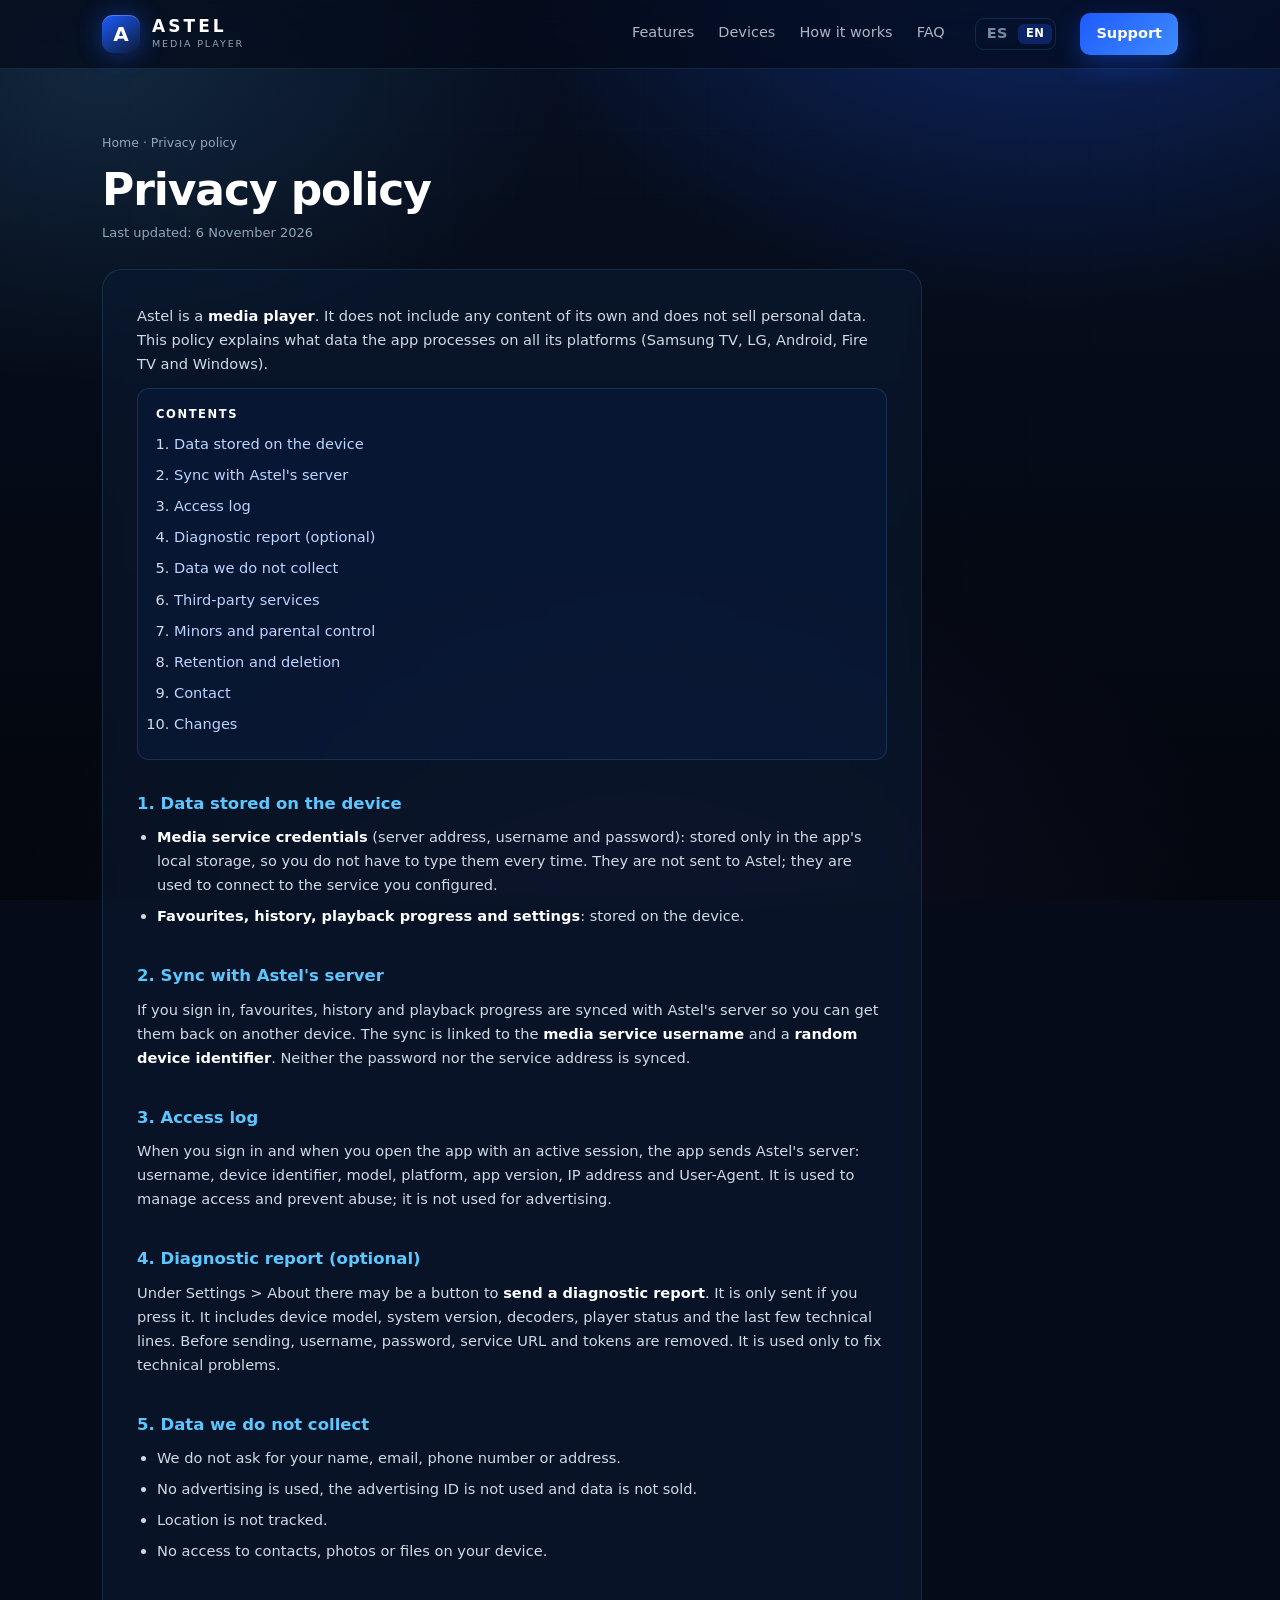
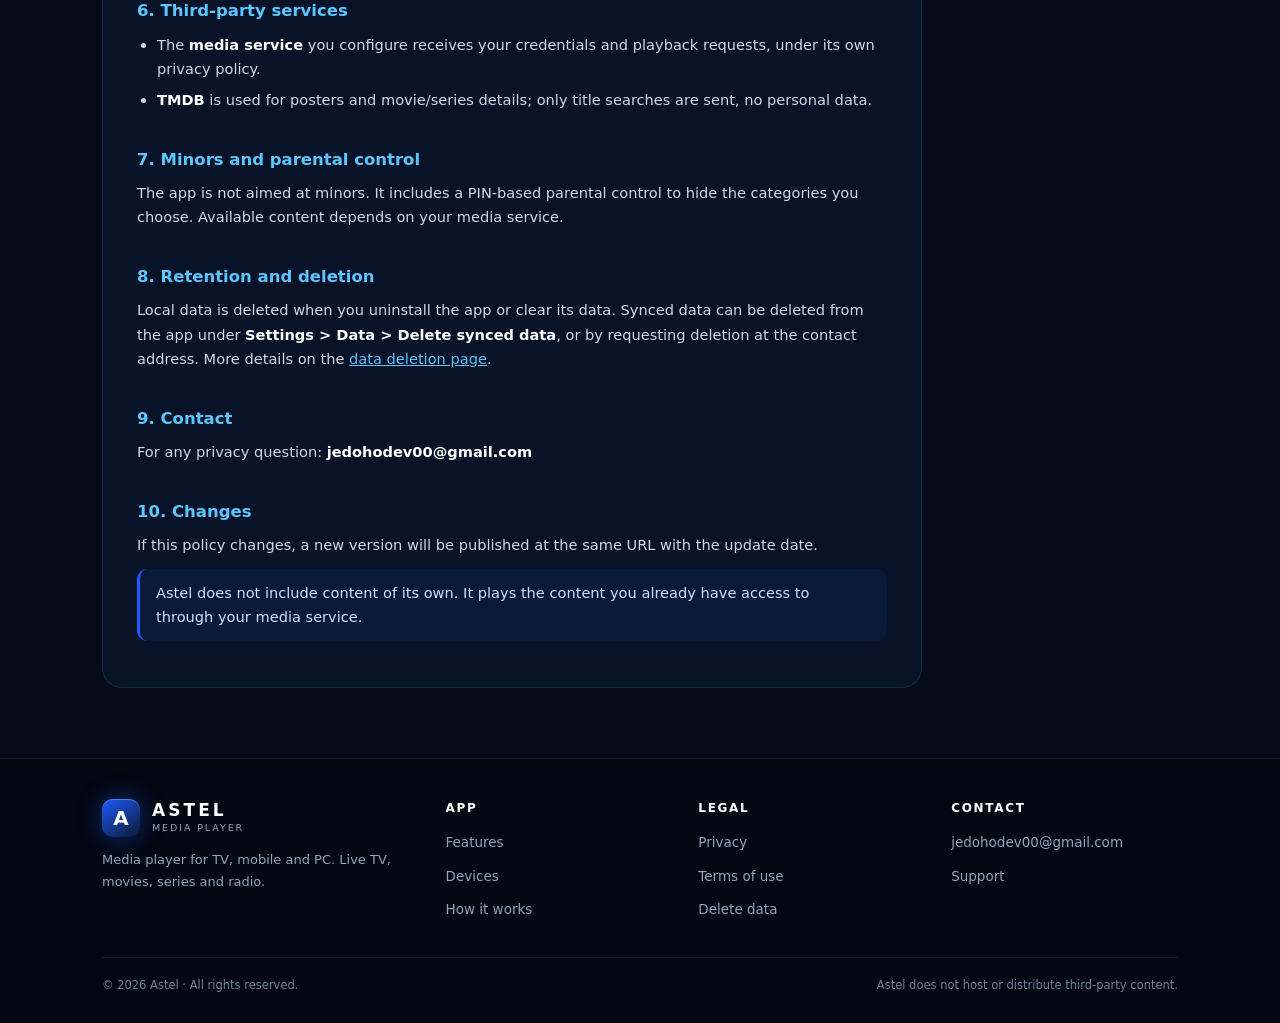
<file: en/privacy.html>
<!doctype html>
<html lang="en">
<head>
<meta charset="utf-8">
<meta name="viewport" content="width=device-width, initial-scale=1">
<title>Privacy policy · Astel</title>
<meta name="description" content="What data Astel stores, what it does not collect and how to delete it.">
<meta name="theme-color" content="#050B18">
<link rel="icon" href="data:image/svg+xml,%3Csvg xmlns='http://www.w3.org/2000/svg' viewBox='0 0 64 64'%3E%3Cdefs%3E%3ClinearGradient id='g' x1='0' y1='0' x2='1' y2='1'%3E%3Cstop offset='0' stop-color='%231D5BFF'/%3E%3Cstop offset='1' stop-color='%230B1A33'/%3E%3C/linearGradient%3E%3C/defs%3E%3Crect width='64' height='64' rx='16' fill='url(%23g)'/%3E%3Ctext x='32' y='45' font-family='Arial,sans-serif' font-size='38' font-weight='900' fill='%23fff' text-anchor='middle'%3EA%3C/text%3E%3C/svg%3E">
<link rel="stylesheet" href="../assets/estilo.css?v=20261116b">
</head>
<body>

<header class="cabecera">
  <div class="wrap">
    <a class="marca" href="index.html" aria-label="Astel, home">
      <span class="mark" aria-hidden="true">A</span>
      <span class="marca-texto"><b>ASTEL</b><span>Media player</span></span>
    </a>

    <nav class="nav" aria-label="Main">
      <a href="index.html#features">Features</a>
      <a href="index.html#devices">Devices</a>
      <a href="index.html#how">How it works</a>
      <a href="index.html#faq">FAQ</a>
      <span class="idioma" aria-label="Language">
        <a href="../privacidad.html" hreflang="es" lang="es">ES</a>
        <span class="activo">EN</span>
      </span>
      <a class="destacado" href="index.html#contact">Support</a>
    </nav>

    <details class="menu-movil">
      <summary aria-label="Open menu">
        Menu
        <svg width="14" height="14" viewBox="0 0 24 24" fill="none" stroke="currentColor" stroke-width="2.2" stroke-linecap="round" aria-hidden="true"><path d="M4 7h16M4 12h16M4 17h16"/></svg>
      </summary>
      <nav aria-label="Main (mobile)">
        <a href="index.html#features"><svg viewBox="0 0 24 24" width="19" height="19" fill="none" stroke="currentColor" stroke-width="1.7" stroke-linecap="round" stroke-linejoin="round" aria-hidden="true"><rect width="20" height="15" x="2" y="7" rx="2" ry="2"/><polyline points="17 2 12 7 7 2"/></svg>Features</a>
        <a href="index.html#devices"><svg viewBox="0 0 24 24" width="19" height="19" fill="none" stroke="currentColor" stroke-width="1.7" stroke-linecap="round" stroke-linejoin="round" aria-hidden="true"><path d="M18 8V6a2 2 0 0 0-2-2H4a2 2 0 0 0-2 2v7a2 2 0 0 0 2 2h8"/><path d="M10 19v-3.96 3.15"/><path d="M7 19h5"/><rect width="6" height="10" x="16" y="12" rx="2"/></svg>Devices</a>
        <a href="index.html"><svg viewBox="0 0 24 24" width="19" height="19" fill="none" stroke="currentColor" stroke-width="1.7" stroke-linecap="round" stroke-linejoin="round" aria-hidden="true"><path d="M15 21v-8a1 1 0 0 0-1-1h-4a1 1 0 0 0-1 1v8"/><path d="M3 10a2 2 0 0 1 .709-1.528l7-5.999a2 2 0 0 1 2.582 0l7 5.999A2 2 0 0 1 21 10v9a2 2 0 0 1-2 2H5a2 2 0 0 1-2-2z"/></svg>Home</a>
        <a href="terms.html"><svg viewBox="0 0 24 24" width="19" height="19" fill="none" stroke="currentColor" stroke-width="1.7" stroke-linecap="round" stroke-linejoin="round" aria-hidden="true"><path d="M15 2H6a2 2 0 0 0-2 2v16a2 2 0 0 0 2 2h12a2 2 0 0 0 2-2V7Z"/><path d="M14 2v4a2 2 0 0 0 2 2h4"/><path d="M10 9H8"/><path d="M16 13H8"/><path d="M16 17H8"/></svg>Terms</a>
        <a href="delete-data.html"><svg viewBox="0 0 24 24" width="19" height="19" fill="none" stroke="currentColor" stroke-width="1.7" stroke-linecap="round" stroke-linejoin="round" aria-hidden="true"><path d="M3 6h18"/><path d="M19 6v14c0 1-1 2-2 2H7c-1 0-2-1-2-2V6"/><path d="M8 6V4c0-1 1-2 2-2h4c1 0 2 1 2 2v2"/><line x1="10" x2="10" y1="11" y2="17"/><line x1="14" x2="14" y1="11" y2="17"/></svg>Delete data</a>
        <span class="idioma" aria-label="Language">
          <a href="../privacidad.html" hreflang="es" lang="es">ES</a>
          <span class="activo">EN</span>
        </span>
      </nav>
    </details>
  </div>
</header>

<main class="legal wrap">
  <p class="migas"><a href="index.html">Home</a> · Privacy policy</p>
  <h1>Privacy policy</h1>
  <p class="fecha">Last updated: 6 November 2026</p>

  <div class="legal-cuerpo">
    <p>Astel is a <strong>media player</strong>. It does not include any content of
    its own and does not sell personal data. This policy explains what data the app
    processes on all its platforms (Samsung TV, LG, Android, Fire TV and Windows).</p>

    <div class="indice">
      <b>Contents</b>
      <ol>
        <li><a href="#p1">Data stored on the device</a></li>
        <li><a href="#p2">Sync with Astel's server</a></li>
        <li><a href="#p3">Access log</a></li>
        <li><a href="#p4">Diagnostic report (optional)</a></li>
        <li><a href="#p5">Data we do not collect</a></li>
        <li><a href="#p6">Third-party services</a></li>
        <li><a href="#p7">Minors and parental control</a></li>
        <li><a href="#p8">Retention and deletion</a></li>
        <li><a href="#p9">Contact</a></li>
        <li><a href="#p10">Changes</a></li>
      </ol>
    </div>

    <h2 id="p1">1. Data stored on the device</h2>
    <ul>
      <li><strong>Media service credentials</strong> (server address, username and
      password): stored only in the app's local storage, so you do not have to type
      them every time. They are not sent to Astel; they are used to connect to the
      service you configured.</li>
      <li><strong>Favourites, history, playback progress and settings</strong>: stored
      on the device.</li>
    </ul>

    <h2 id="p2">2. Sync with Astel's server</h2>
    <p>If you sign in, favourites, history and playback progress are synced with
    Astel's server so you can get them back on another device. The sync is linked to
    the <strong>media service username</strong> and a <strong>random device
    identifier</strong>. Neither the password nor the service address is synced.</p>

    <h2 id="p3">3. Access log</h2>
    <p>When you sign in and when you open the app with an active session, the app
    sends Astel's server: username, device identifier, model, platform, app version,
    IP address and User-Agent. It is used to manage access and prevent abuse; it is
    not used for advertising.</p>

    <h2 id="p4">4. Diagnostic report (optional)</h2>
    <p>Under Settings &gt; About there may be a button to <strong>send a diagnostic
    report</strong>. It is only sent if you press it. It includes device model, system
    version, decoders, player status and the last few technical lines. Before sending,
    username, password, service URL and tokens are removed. It is used only to fix
    technical problems.</p>

    <h2 id="p5">5. Data we do not collect</h2>
    <ul>
      <li>We do not ask for your name, email, phone number or address.</li>
      <li>No advertising is used, the advertising ID is not used and data is not sold.</li>
      <li>Location is not tracked.</li>
      <li>No access to contacts, photos or files on your device.</li>
    </ul>

    <h2 id="p6">6. Third-party services</h2>
    <ul>
      <li>The <strong>media service</strong> you configure receives your credentials and
      playback requests, under its own privacy policy.</li>
      <li><strong>TMDB</strong> is used for posters and movie/series details; only title
      searches are sent, no personal data.</li>
    </ul>

    <h2 id="p7">7. Minors and parental control</h2>
    <p>The app is not aimed at minors. It includes a PIN-based parental control to hide
    the categories you choose. Available content depends on your media service.</p>

    <h2 id="p8">8. Retention and deletion</h2>
    <p>Local data is deleted when you uninstall the app or clear its data. Synced data
    can be deleted from the app under <strong>Settings &gt; Data &gt; Delete synced
    data</strong>, or by requesting deletion at the contact address. More details on
    the <a href="delete-data.html">data deletion page</a>.</p>

    <h2 id="p9">9. Contact</h2>
    <p>For any privacy question: <strong>jedohodev00@gmail.com</strong></p>

    <h2 id="p10">10. Changes</h2>
    <p>If this policy changes, a new version will be published at the same URL with
    the update date.</p>

    <p class="aviso">
      Astel does not include content of its own. It plays the content you already
      have access to through your media service.
    </p>
  </div>
</main>

<footer class="pie">
  <div class="wrap">
    <div class="pie-rejilla">
      <div>
        <a class="marca" href="index.html" aria-label="Astel, home">
          <span class="mark" aria-hidden="true">A</span>
          <span class="marca-texto"><b>ASTEL</b><span>Media player</span></span>
        </a>
        <p>Media player for TV, mobile and PC. Live TV, movies, series and radio.</p>
      </div>
      <div>
        <h4>App</h4>
        <ul>
          <li><a href="index.html#features">Features</a></li>
          <li><a href="index.html#devices">Devices</a></li>
          <li><a href="index.html#how">How it works</a></li>
        </ul>
      </div>
      <div>
        <h4>Legal</h4>
        <ul>
          <li><a href="privacy.html">Privacy</a></li>
          <li><a href="terms.html">Terms of use</a></li>
          <li><a href="delete-data.html">Delete data</a></li>
        </ul>
      </div>
      <div>
        <h4>Contact</h4>
        <ul>
          <li><a href="mailto:jedohodev00@gmail.com">jedohodev00@gmail.com</a></li>
          <li><a href="mailto:jedohodev00@gmail.com?subject=Astel%20support">Support</a></li>
        </ul>
      </div>
    </div>
    <div class="pie-legal">
      <p>© 2026 Astel · All rights reserved.</p>
      <p>Astel does not host or distribute third-party content.</p>
    </div>
  </div>
</footer>

</body>
</html>
</file>
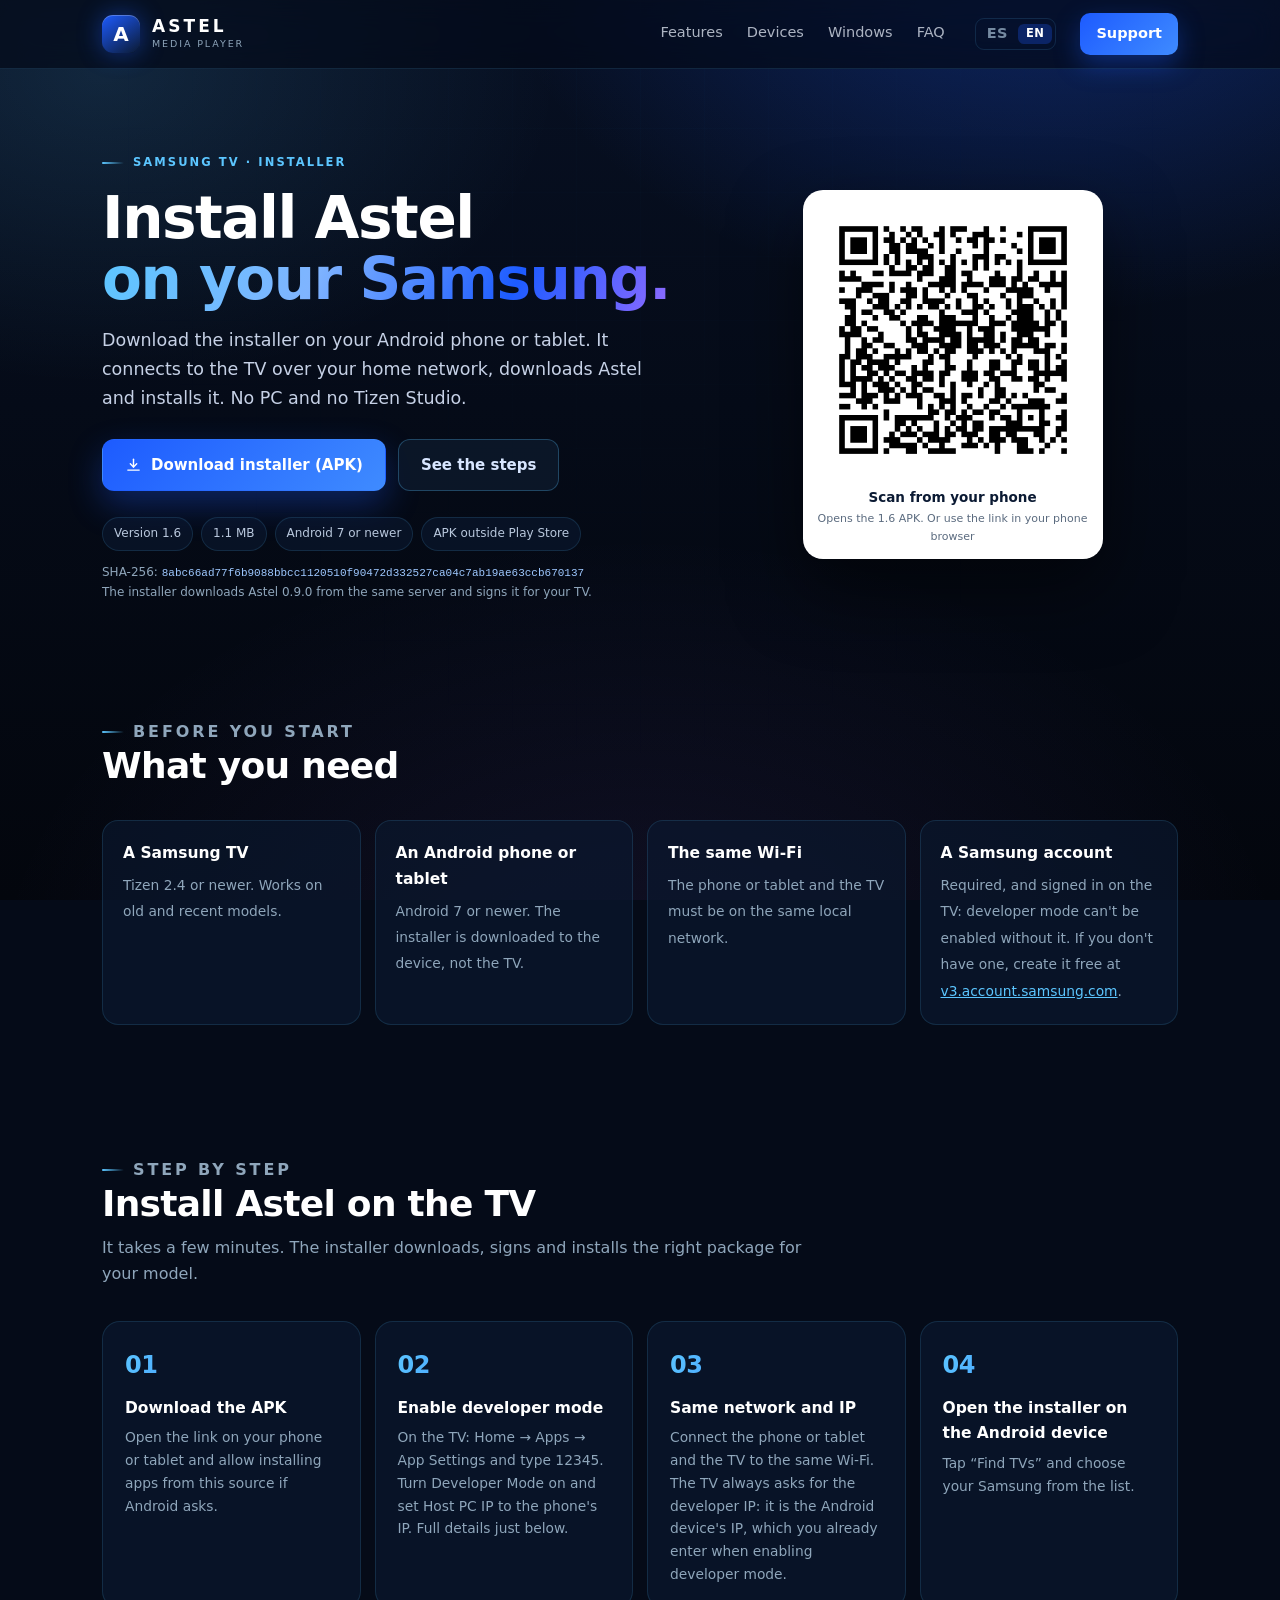
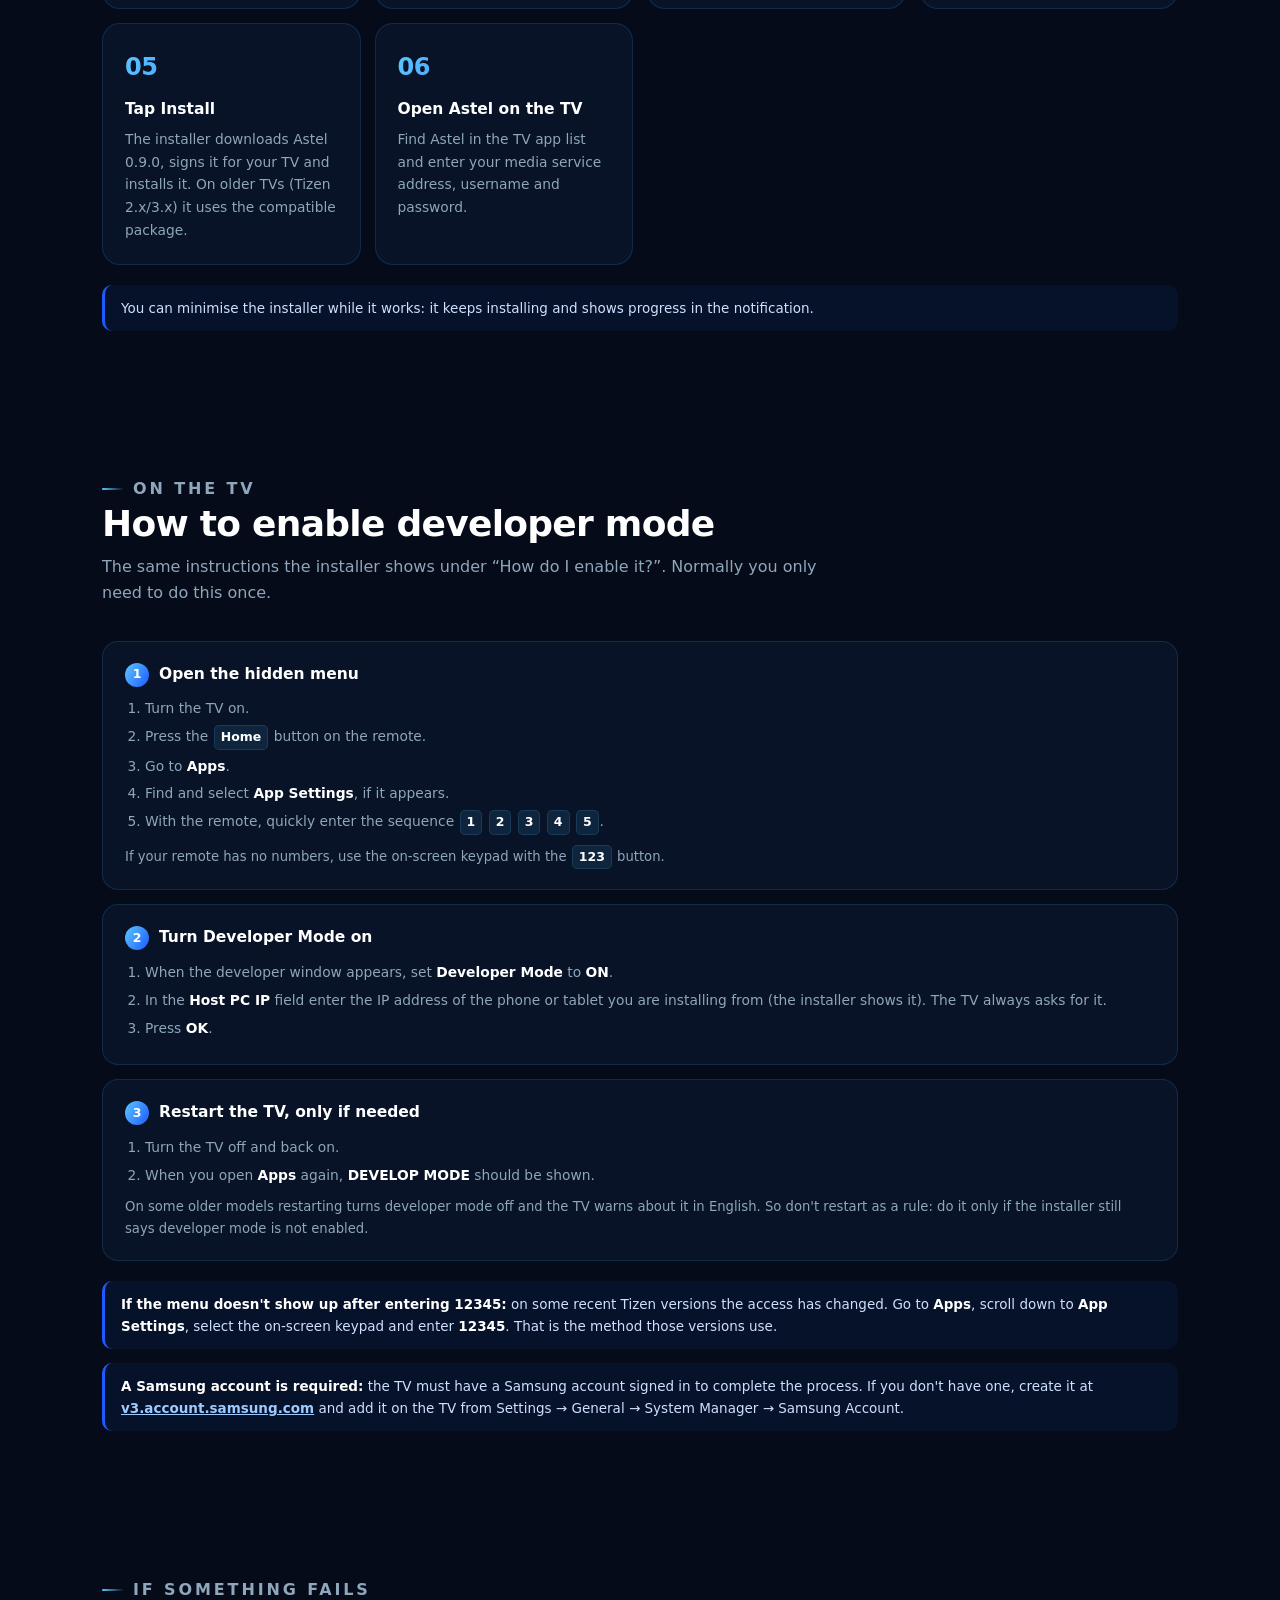
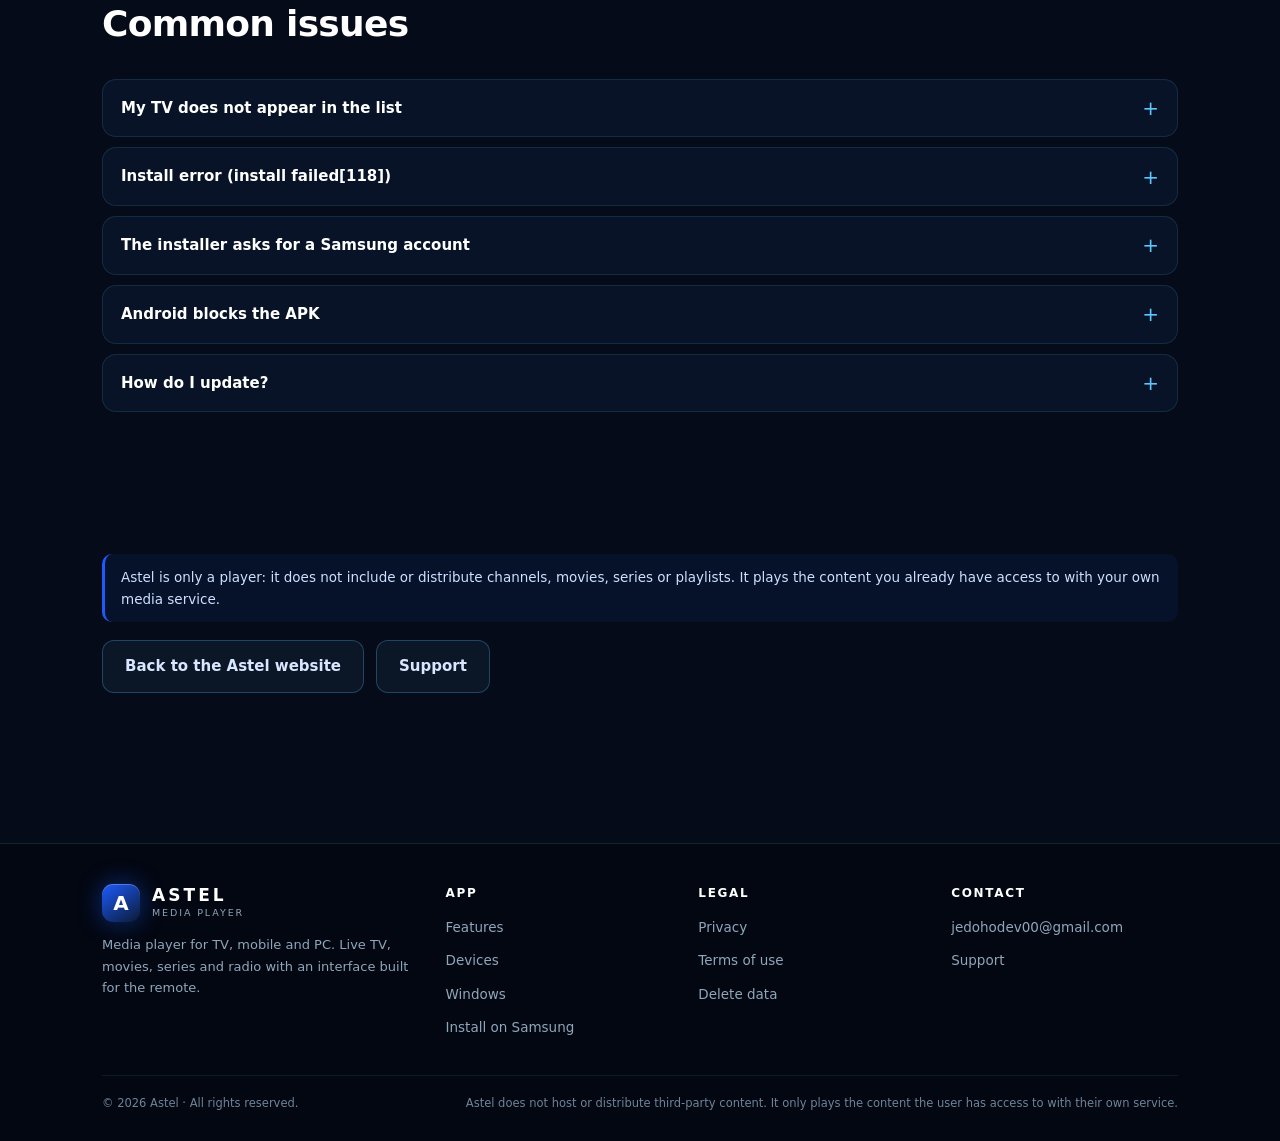
<file: en/samsung.html>
<!DOCTYPE html>
<html lang="en">
<head>
<meta charset="utf-8">
<meta name="viewport" content="width=device-width, initial-scale=1">
<meta name="theme-color" content="#050b18">
<meta name="description" content="How to install Astel on a Samsung TV with the Android installer: download the APK, connect phone and TV to the same Wi-Fi and follow the steps.">
<meta name="robots" content="noindex, nofollow">
<title>Install Astel on Samsung TV · Astel</title>
<link rel="icon" href="data:image/svg+xml,%3Csvg xmlns='http://www.w3.org/2000/svg' viewBox='0 0 64 64'%3E%3Cdefs%3E%3ClinearGradient id='g' x1='0' y1='0' x2='1' y2='1'%3E%3Cstop offset='0' stop-color='%231D5BFF'/%3E%3Cstop offset='1' stop-color='%230B1A33'/%3E%3C/linearGradient%3E%3C/defs%3E%3Crect width='64' height='64' rx='16' fill='url(%23g)'/%3E%3Ctext x='32' y='45' font-family='Arial,sans-serif' font-size='38' font-weight='900' fill='%23fff' text-anchor='middle'%3EA%3C/text%3E%3C/svg%3E">
<link rel="stylesheet" href="../assets/estilo.css?v=20261118a">
</head>
<body>

<!-- Page prepared for a later release. It is NOT linked from the index yet. -->

<header class="cabecera">
  <div class="wrap">
    <a class="marca" href="../index.html" aria-label="Astel, home">
      <span class="mark" aria-hidden="true">A</span>
      <span class="marca-texto">
        <b>ASTEL</b>
        <span>Media player</span>
      </span>
    </a>

    <nav class="nav" aria-label="Main">
      <a href="../index.html#features">Features</a>
      <a href="../index.html#devices">Devices</a>
      <a href="../index.html#download">Windows</a>
      <a href="../index.html#faq">FAQ</a>
      <span class="idioma" aria-label="Language">
        <a href="../samsung.html" hreflang="es" lang="es">ES</a>
        <span class="activo">EN</span>
      </span>
      <a class="destacado" href="mailto:jedohodev00@gmail.com?subject=Astel%20support">Support</a>
    </nav>

    <details class="menu-movil">
      <summary aria-label="Open menu">
        Menu
        <svg width="14" height="14" viewBox="0 0 24 24" fill="none" stroke="currentColor" stroke-width="2.2" stroke-linecap="round" aria-hidden="true"><path d="M4 7h16M4 12h16M4 17h16"/></svg>
      </summary>
      <nav aria-label="Main (mobile)">
        <a href="../index.html#features"><svg viewBox="0 0 24 24" width="19" height="19" fill="none" stroke="currentColor" stroke-width="1.7" stroke-linecap="round" stroke-linejoin="round" aria-hidden="true"><rect width="20" height="15" x="2" y="7" rx="2" ry="2"/><polyline points="17 2 12 7 7 2"/></svg>Features</a>
        <a href="../index.html#devices"><svg viewBox="0 0 24 24" width="19" height="19" fill="none" stroke="currentColor" stroke-width="1.7" stroke-linecap="round" stroke-linejoin="round" aria-hidden="true"><path d="M18 8V6a2 2 0 0 0-2-2H4a2 2 0 0 0-2 2v7a2 2 0 0 0 2 2h8"/><path d="M10 19v-3.96 3.15"/><path d="M7 19h5"/><rect width="6" height="10" x="16" y="12" rx="2"/></svg>Devices</a>
        <a href="#steps"><svg viewBox="0 0 24 24" width="19" height="19" fill="none" stroke="currentColor" stroke-width="1.7" stroke-linecap="round" stroke-linejoin="round" aria-hidden="true"><path d="M12 3v11"/><path d="M7.5 9.5 12 14l4.5-4.5"/><path d="M4 18.5h16"/></svg>Install on Samsung</a>
        <a href="mailto:jedohodev00@gmail.com?subject=Astel%20support"><svg viewBox="0 0 24 24" width="19" height="19" fill="none" stroke="currentColor" stroke-width="1.7" stroke-linecap="round" stroke-linejoin="round" aria-hidden="true"><circle cx="12" cy="12" r="10"/><path d="m4.93 4.93 4.24 4.24"/><path d="m14.83 9.17 4.24-4.24"/><path d="m14.83 14.83 4.24 4.24"/><path d="m9.17 14.83-4.24 4.24"/><circle cx="12" cy="12" r="4"/></svg>Support</a>
        <a href="privacy.html"><svg viewBox="0 0 24 24" width="19" height="19" fill="none" stroke="currentColor" stroke-width="1.7" stroke-linecap="round" stroke-linejoin="round" aria-hidden="true"><path d="M20 13c0 5-3.5 7.5-7.66 8.95a1 1 0 0 1-.67-.01C7.5 20.5 4 18 4 13V6a1 1 0 0 1 1-1c2 0 4.5-1.2 6.24-2.72a1.17 1.17 0 0 1 1.52 0C14.51 3.81 17 5 19 5a1 1 0 0 1 1 1z"/><path d="m9 12 2 2 4-4"/></svg>Privacy</a>
        <span class="idioma" aria-label="Language">
          <a href="../samsung.html" hreflang="es" lang="es">ES</a>
          <span class="activo">EN</span>
        </span>
      </nav>
    </details>
  </div>
</header>

<main>

  <!-- ===================================================== hero -->
  <section class="hero wrap instalador-hero">
    <div>
      <p class="kicker">Samsung TV · Installer</p>
      <h1>Install Astel<br><span class="degradado">on your Samsung.</span></h1>
      <p class="entradilla">
        Download the installer on your Android phone or tablet. It connects to the TV over your home network,
        downloads Astel and installs it. No PC and no Tizen Studio.
      </p>

      <div class="acciones">
        <a class="btn" href="../descargas/Instalador-Astel-Samsung-1.6.apk" rel="noopener">
          <svg viewBox="0 0 24 24" fill="none" stroke="currentColor" stroke-width="2" stroke-linecap="round" stroke-linejoin="round" aria-hidden="true"><path d="M12 3v11"/><path d="M7.5 9.5 12 14l4.5-4.5"/><path d="M4 18.5h16"/></svg>
          Download installer (APK)
        </a>
        <a class="btn alt" href="#steps">See the steps</a>
      </div>

      <div class="ficha-app">
        <span>Version 1.6</span>
        <span>1.1 MB</span>
        <span>Android 7 or newer</span>
        <span>APK outside Play Store</span>
      </div>

      <p class="nota-apk">
        SHA-256: <code>8abc66ad77f6b9088bbcc1120510f90472d332527ca04c7ab19ae63ccb670137</code><br>
        The installer downloads Astel 0.9.0 from the same server and signs it for your TV.
      </p>
    </div>

    <div class="qr-caja">
      <a href="../descargas/Instalador-Astel-Samsung-1.6.apk" rel="noopener" aria-label="Download the Astel 1.6 installer for Samsung">
        <img src="../assets/qr-samsung-1.6.png" alt="QR code to download the Astel 1.6 installer for Samsung" width="390" height="390">
      </a>
      <b>Scan from your phone</b>
      <small>Opens the 1.6 APK. Or use the link in your phone browser</small>
    </div>
  </section>

  <!-- ===================================================== requirements -->
  <section class="seccion wrap" id="requirements">
    <div class="seccion-cabecera">
      <p class="kicker">Before you start</p>
      <h2>What you need</h2>
    </div>

    <div class="requisitos">
      <article class="requisito">
        <b>A Samsung TV</b>
        <span>Tizen 2.4 or newer. Works on old and recent models.</span>
      </article>
      <article class="requisito">
        <b>An Android phone or tablet</b>
        <span>Android 7 or newer. The installer is downloaded to the device, not the TV.</span>
      </article>
      <article class="requisito">
        <b>The same Wi-Fi</b>
        <span>The phone or tablet and the TV must be on the same local network.</span>
      </article>
      <article class="requisito">
        <b>A Samsung account</b>
        <span>Required, and signed in on the TV: developer mode can't be enabled without it. If you don't have one, create it free at <a href="https://v3.account.samsung.com" target="_blank" rel="noopener">v3.account.samsung.com</a>.</span>
      </article>
    </div>
  </section>

  <!-- ===================================================== steps -->
  <section class="seccion wrap" id="steps">
    <div class="seccion-cabecera">
      <p class="kicker">Step by step</p>
      <h2>Install Astel on the TV</h2>
      <p>It takes a few minutes. The installer downloads, signs and installs the right package for your model.</p>
    </div>

    <div class="pasos">
      <article class="paso">
        <b>Download the APK</b>
        <span>Open the link on your phone or tablet and allow installing apps from this source if Android asks.</span>
      </article>
      <article class="paso">
        <b>Enable developer mode</b>
        <span>On the TV: Home → Apps → App Settings and type 12345. Turn Developer Mode on and set Host PC IP to the phone's IP. Full details just below.</span>
      </article>
      <article class="paso">
        <b>Same network and IP</b>
        <span>Connect the phone or tablet and the TV to the same Wi-Fi. The TV always asks for the developer IP: it is the Android device's IP, which you already enter when enabling developer mode.</span>
      </article>
      <article class="paso">
        <b>Open the installer on the Android device</b>
        <span>Tap “Find TVs” and choose your Samsung from the list.</span>
      </article>
      <article class="paso">
        <b>Tap Install</b>
        <span>The installer downloads Astel 0.9.0, signs it for your TV and installs it. On older TVs (Tizen 2.x/3.x) it uses the compatible package.</span>
      </article>
      <article class="paso">
        <b>Open Astel on the TV</b>
        <span>Find Astel in the TV app list and enter your media service address, username and password.</span>
      </article>
    </div>

    <p class="aviso" style="margin-top:20px">
      You can minimise the installer while it works: it keeps installing and shows progress in the notification.
    </p>
  </section>

  <!-- ===================================================== developer mode -->
  <section class="seccion wrap" id="developer-mode">
    <div class="seccion-cabecera">
      <p class="kicker">On the TV</p>
      <h2>How to enable developer mode</h2>
      <p>The same instructions the installer shows under “How do I enable it?”. Normally you only need to do this once.</p>
    </div>

    <div class="dev">
      <article class="dev-paso">
        <h3>Open the hidden menu</h3>
        <ol>
          <li>Turn the TV on.</li>
          <li>Press the <kbd>Home</kbd> button on the remote.</li>
          <li>Go to <b>Apps</b>.</li>
          <li>Find and select <b>App Settings</b>, if it appears.</li>
          <li>With the remote, quickly enter the sequence <kbd>1</kbd> <kbd>2</kbd> <kbd>3</kbd> <kbd>4</kbd> <kbd>5</kbd>.</li>
        </ol>
        <p>If your remote has no numbers, use the on-screen keypad with the <kbd>123</kbd> button.</p>
      </article>

      <article class="dev-paso">
        <h3>Turn Developer Mode on</h3>
        <ol>
          <li>When the developer window appears, set <b>Developer Mode</b> to <b>ON</b>.</li>
          <li>In the <b>Host PC IP</b> field enter the IP address of the phone or tablet you are installing from (the installer shows it). The TV always asks for it.</li>
          <li>Press <b>OK</b>.</li>
        </ol>
      </article>

      <article class="dev-paso">
        <h3>Restart the TV, only if needed</h3>
        <ol>
          <li>Turn the TV off and back on.</li>
          <li>When you open <b>Apps</b> again, <b>DEVELOP MODE</b> should be shown.</li>
        </ol>
        <p>On some older models restarting turns developer mode off and the TV warns about it in English. So don't restart as a rule: do it only if the installer still says developer mode is not enabled.</p>
      </article>
    </div>

    <p class="aviso" style="margin-top:20px">
      <b>If the menu doesn't show up after entering 12345:</b> on some recent Tizen versions the access has changed.
      Go to <b>Apps</b>, scroll down to <b>App Settings</b>, select the on-screen keypad and enter <b>12345</b>.
      That is the method those versions use.
    </p>

    <p class="aviso" style="margin-top:12px">
      <b>A Samsung account is required:</b> the TV must have a Samsung account signed in to complete the process.
      If you don't have one, create it at <a href="https://v3.account.samsung.com" target="_blank" rel="noopener">v3.account.samsung.com</a>
      and add it on the TV from Settings → General → System Manager → Samsung Account.
    </p>
  </section>

  <!-- ===================================================== troubleshooting -->
  <section class="seccion wrap" id="issues">
    <div class="seccion-cabecera">
      <p class="kicker">If something fails</p>
      <h2>Common issues</h2>
    </div>

    <div class="faq">
      <details>
        <summary>My TV does not appear in the list</summary>
        <p>Check that the phone or tablet and TV are on the same Wi-Fi, that developer mode is on and that the TV's developer IP is the Android device's. Tap “Find TVs” again. If you restarted the TV and it is an older model, check that Apps still shows DEVELOP MODE: on those models a restart turns it off and you have to enable it again.</p>
      </details>
      <details>
        <summary>Install error (install failed[118])</summary>
        <p>There is usually a previous version of Astel. Uninstall it from the TV app list and try again. On older TVs the installer uses the 2012 public signer.</p>
      </details>
      <details>
        <summary>The installer asks for a Samsung account</summary>
        <p>On some 2022 and newer models the developer certificate is required: it is the Android installer that asks you to sign in with your Samsung account and requests the certificate for you. That same account must also be signed in on the TV to enable developer mode.</p>
      </details>
      <details>
        <summary>Android blocks the APK</summary>
        <p>That is normal: it is not on Play Store. In the Android warning choose “Install anyway” or allow “Install unknown apps” for the browser or file manager.</p>
      </details>
      <details>
        <summary>How do I update?</summary>
        <p>Download the new APK, repeat the steps and the installer replaces the version. App data is kept.</p>
      </details>
    </div>
  </section>

  <!-- ===================================================== legal -->
  <section class="seccion wrap">
    <p class="aviso">
      Astel is only a player: it does not include or distribute channels, movies, series or playlists.
      It plays the content you already have access to with your own media service.
    </p>
    <div class="acciones" style="margin-top:18px">
      <a class="btn alt" href="../index.html">Back to the Astel website</a>
      <a class="btn alt" href="mailto:jedohodev00@gmail.com?subject=Astel%20support">Support</a>
    </div>
  </section>

</main>

<footer class="pie">
  <div class="wrap">
    <div class="pie-rejilla">
      <div>
        <a class="marca" href="../index.html" aria-label="Astel, home">
          <span class="mark" aria-hidden="true">A</span>
          <span class="marca-texto"><b>ASTEL</b><span>Media player</span></span>
        </a>
        <p>Media player for TV, mobile and PC. Live TV, movies, series and radio with an interface built for the remote.</p>
      </div>

      <div>
        <h4>App</h4>
        <ul>
          <li><a href="../index.html#features">Features</a></li>
          <li><a href="../index.html#devices">Devices</a></li>
          <li><a href="../index.html#download">Windows</a></li>
          <li><a href="#steps">Install on Samsung</a></li>
        </ul>
      </div>

      <div>
        <h4>Legal</h4>
        <ul>
          <li><a href="privacy.html">Privacy</a></li>
          <li><a href="terms.html">Terms of use</a></li>
          <li><a href="delete-data.html">Delete data</a></li>
        </ul>
      </div>

      <div>
        <h4>Contact</h4>
        <ul>
          <li><a href="mailto:jedohodev00@gmail.com">jedohodev00@gmail.com</a></li>
          <li><a href="mailto:jedohodev00@gmail.com?subject=Astel%20support">Support</a></li>
        </ul>
      </div>
    </div>

    <div class="pie-legal">
      <p>© 2026 Astel · All rights reserved.</p>
      <p>Astel does not host or distribute third-party content. It only plays the content the user has access to with their own service.</p>
    </div>
  </div>
</footer>

</body>
</html>
</file>
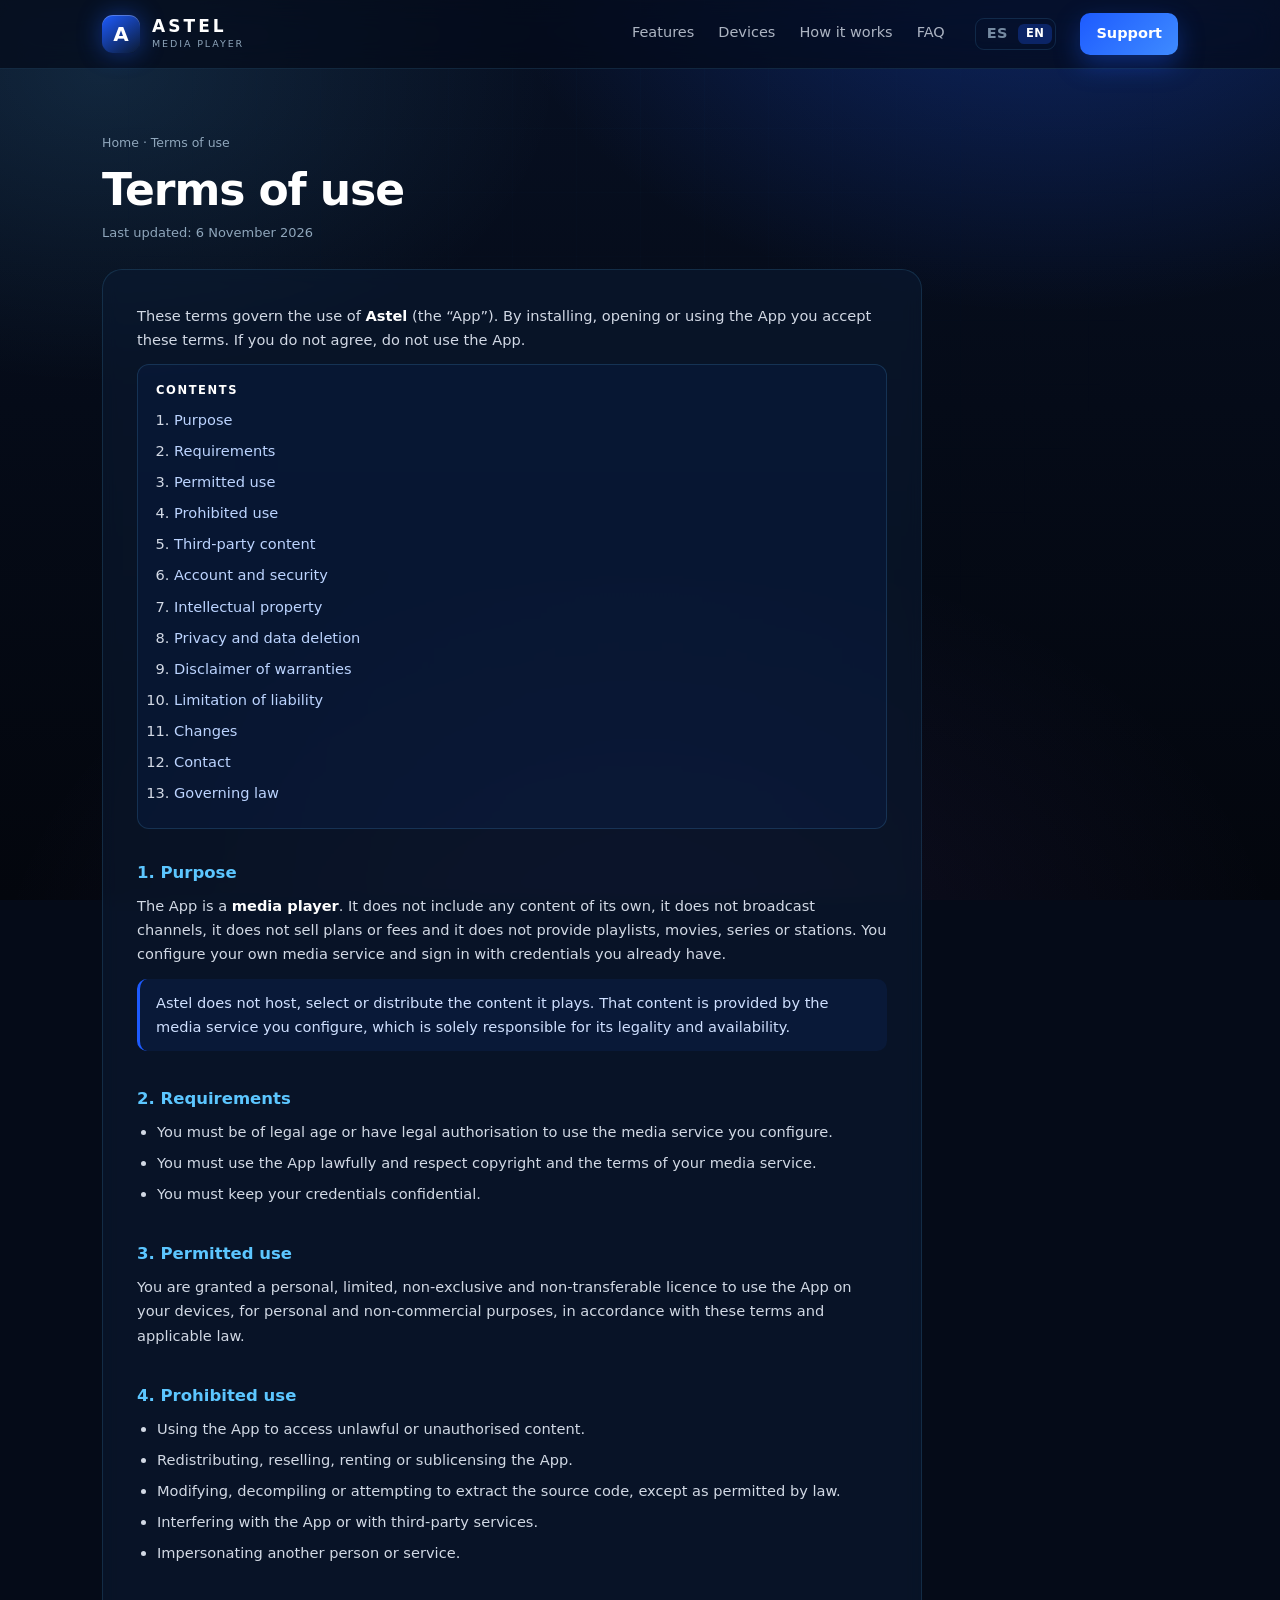
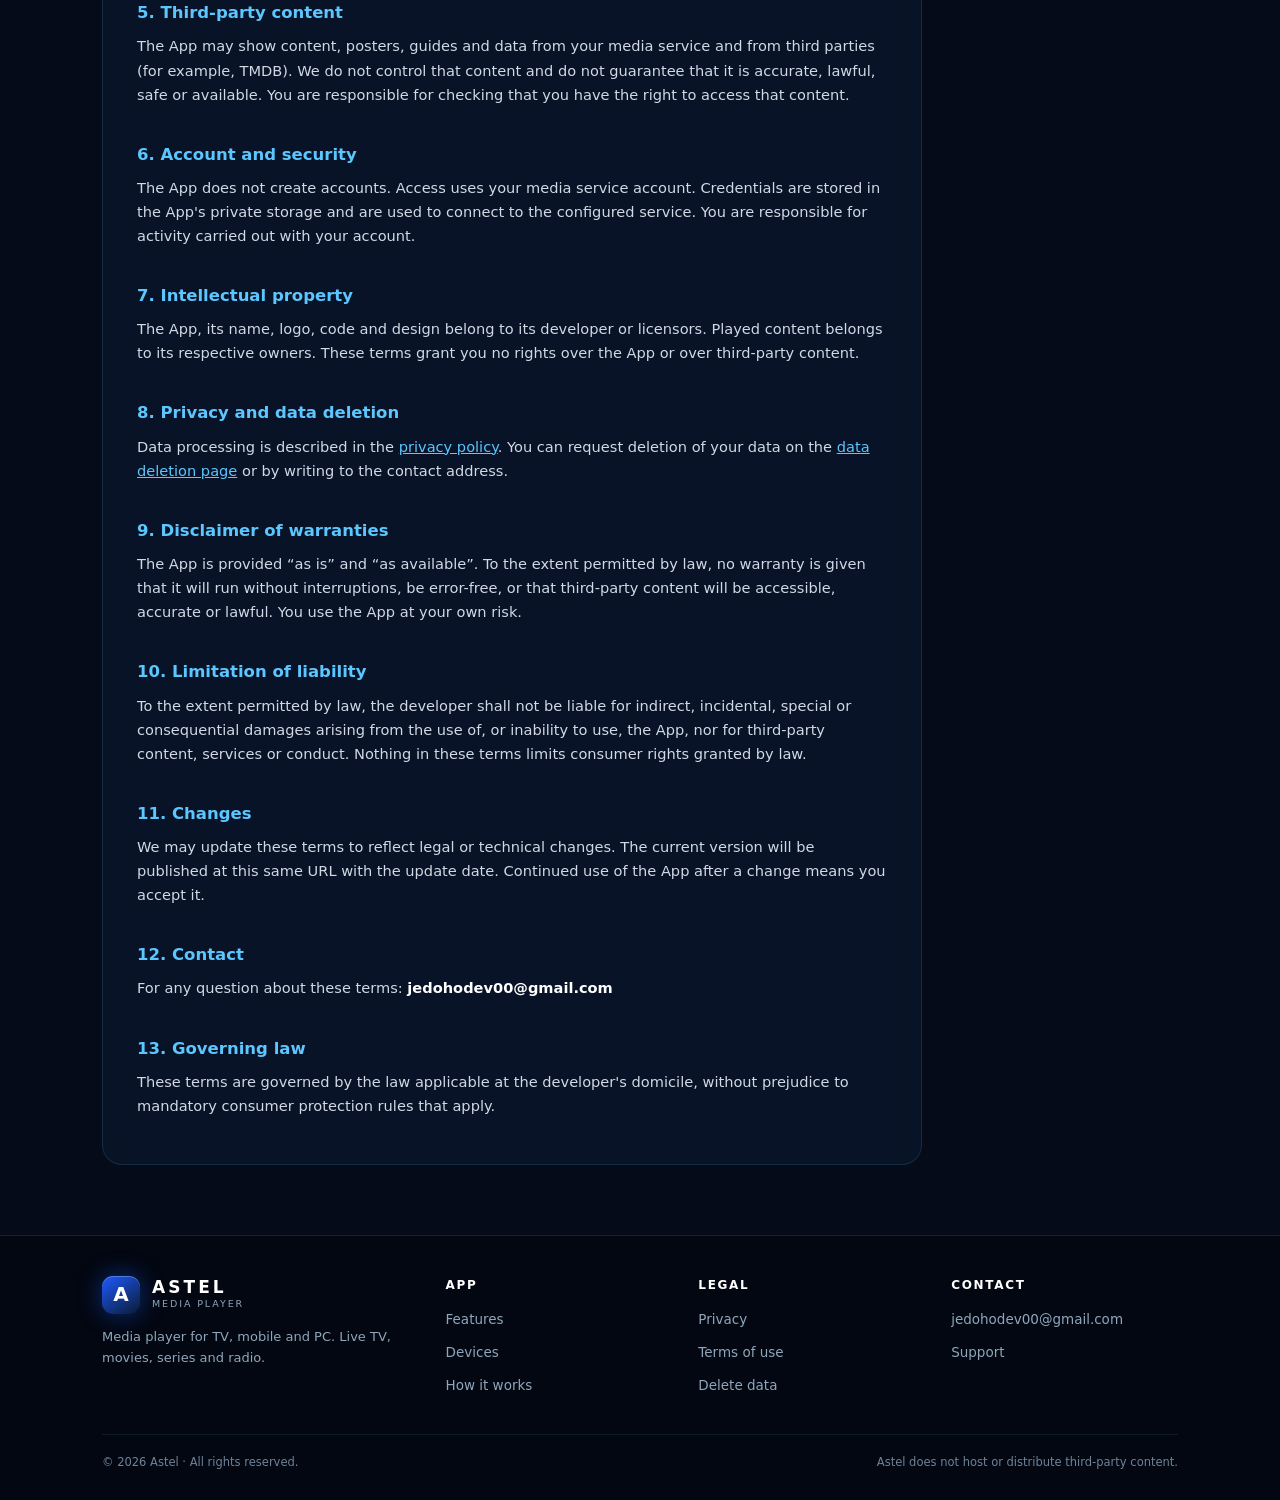
<file: en/terms.html>
<!doctype html>
<html lang="en">
<head>
<meta charset="utf-8">
<meta name="viewport" content="width=device-width, initial-scale=1">
<title>Terms of use · Astel</title>
<meta name="description" content="Terms of use of the Astel media player.">
<meta name="theme-color" content="#050B18">
<link rel="icon" href="data:image/svg+xml,%3Csvg xmlns='http://www.w3.org/2000/svg' viewBox='0 0 64 64'%3E%3Cdefs%3E%3ClinearGradient id='g' x1='0' y1='0' x2='1' y2='1'%3E%3Cstop offset='0' stop-color='%231D5BFF'/%3E%3Cstop offset='1' stop-color='%230B1A33'/%3E%3C/linearGradient%3E%3C/defs%3E%3Crect width='64' height='64' rx='16' fill='url(%23g)'/%3E%3Ctext x='32' y='45' font-family='Arial,sans-serif' font-size='38' font-weight='900' fill='%23fff' text-anchor='middle'%3EA%3C/text%3E%3C/svg%3E">
<link rel="stylesheet" href="../assets/estilo.css?v=20261116b">
</head>
<body>

<header class="cabecera">
  <div class="wrap">
    <a class="marca" href="index.html" aria-label="Astel, home">
      <span class="mark" aria-hidden="true">A</span>
      <span class="marca-texto"><b>ASTEL</b><span>Media player</span></span>
    </a>

    <nav class="nav" aria-label="Main">
      <a href="index.html#features">Features</a>
      <a href="index.html#devices">Devices</a>
      <a href="index.html#how">How it works</a>
      <a href="index.html#faq">FAQ</a>
      <span class="idioma" aria-label="Language">
        <a href="../terminos.html" hreflang="es" lang="es">ES</a>
        <span class="activo">EN</span>
      </span>
      <a class="destacado" href="index.html#contact">Support</a>
    </nav>

    <details class="menu-movil">
      <summary aria-label="Open menu">
        Menu
        <svg width="14" height="14" viewBox="0 0 24 24" fill="none" stroke="currentColor" stroke-width="2.2" stroke-linecap="round" aria-hidden="true"><path d="M4 7h16M4 12h16M4 17h16"/></svg>
      </summary>
      <nav aria-label="Main (mobile)">
        <a href="index.html"><svg viewBox="0 0 24 24" width="19" height="19" fill="none" stroke="currentColor" stroke-width="1.7" stroke-linecap="round" stroke-linejoin="round" aria-hidden="true"><path d="M15 21v-8a1 1 0 0 0-1-1h-4a1 1 0 0 0-1 1v8"/><path d="M3 10a2 2 0 0 1 .709-1.528l7-5.999a2 2 0 0 1 2.582 0l7 5.999A2 2 0 0 1 21 10v9a2 2 0 0 1-2 2H5a2 2 0 0 1-2-2z"/></svg>Home</a>
        <a href="privacy.html"><svg viewBox="0 0 24 24" width="19" height="19" fill="none" stroke="currentColor" stroke-width="1.7" stroke-linecap="round" stroke-linejoin="round" aria-hidden="true"><path d="M20 13c0 5-3.5 7.5-7.66 8.95a1 1 0 0 1-.67-.01C7.5 20.5 4 18 4 13V6a1 1 0 0 1 1-1c2 0 4.5-1.2 6.24-2.72a1.17 1.17 0 0 1 1.52 0C14.51 3.81 17 5 19 5a1 1 0 0 1 1 1z"/><path d="m9 12 2 2 4-4"/></svg>Privacy</a>
        <a href="terms.html"><svg viewBox="0 0 24 24" width="19" height="19" fill="none" stroke="currentColor" stroke-width="1.7" stroke-linecap="round" stroke-linejoin="round" aria-hidden="true"><path d="M15 2H6a2 2 0 0 0-2 2v16a2 2 0 0 0 2 2h12a2 2 0 0 0 2-2V7Z"/><path d="M14 2v4a2 2 0 0 0 2 2h4"/><path d="M10 9H8"/><path d="M16 13H8"/><path d="M16 17H8"/></svg>Terms</a>
        <a href="delete-data.html"><svg viewBox="0 0 24 24" width="19" height="19" fill="none" stroke="currentColor" stroke-width="1.7" stroke-linecap="round" stroke-linejoin="round" aria-hidden="true"><path d="M3 6h18"/><path d="M19 6v14c0 1-1 2-2 2H7c-1 0-2-1-2-2V6"/><path d="M8 6V4c0-1 1-2 2-2h4c1 0 2 1 2 2v2"/><line x1="10" x2="10" y1="11" y2="17"/><line x1="14" x2="14" y1="11" y2="17"/></svg>Delete data</a>
        <span class="idioma" aria-label="Language">
          <a href="../terminos.html" hreflang="es" lang="es">ES</a>
          <span class="activo">EN</span>
        </span>
      </nav>
    </details>
  </div>
</header>

<main class="legal wrap">
  <p class="migas"><a href="index.html">Home</a> · Terms of use</p>
  <h1>Terms of use</h1>
  <p class="fecha">Last updated: 6 November 2026</p>

  <div class="legal-cuerpo">
    <p>These terms govern the use of <strong>Astel</strong> (the “App”). By
    installing, opening or using the App you accept these terms. If you do not
    agree, do not use the App.</p>

    <div class="indice">
      <b>Contents</b>
      <ol>
        <li><a href="#t1">Purpose</a></li>
        <li><a href="#t2">Requirements</a></li>
        <li><a href="#t3">Permitted use</a></li>
        <li><a href="#t4">Prohibited use</a></li>
        <li><a href="#t5">Third-party content</a></li>
        <li><a href="#t6">Account and security</a></li>
        <li><a href="#t7">Intellectual property</a></li>
        <li><a href="#t8">Privacy and data deletion</a></li>
        <li><a href="#t9">Disclaimer of warranties</a></li>
        <li><a href="#t10">Limitation of liability</a></li>
        <li><a href="#t11">Changes</a></li>
        <li><a href="#t12">Contact</a></li>
        <li><a href="#t13">Governing law</a></li>
      </ol>
    </div>

    <h2 id="t1">1. Purpose</h2>
    <p>The App is a <strong>media player</strong>. It does not include any content of
    its own, it does not broadcast channels, it does not sell plans or fees and it
    does not provide playlists, movies, series or stations. You configure your own
    media service and sign in with credentials you already have.</p>

    <p class="aviso">
      Astel does not host, select or distribute the content it plays. That content is
      provided by the media service you configure, which is solely responsible for its
      legality and availability.
    </p>

    <h2 id="t2">2. Requirements</h2>
    <ul>
      <li>You must be of legal age or have legal authorisation to use the media
      service you configure.</li>
      <li>You must use the App lawfully and respect copyright and the terms of your
      media service.</li>
      <li>You must keep your credentials confidential.</li>
    </ul>

    <h2 id="t3">3. Permitted use</h2>
    <p>You are granted a personal, limited, non-exclusive and non-transferable licence
    to use the App on your devices, for personal and non-commercial purposes, in
    accordance with these terms and applicable law.</p>

    <h2 id="t4">4. Prohibited use</h2>
    <ul>
      <li>Using the App to access unlawful or unauthorised content.</li>
      <li>Redistributing, reselling, renting or sublicensing the App.</li>
      <li>Modifying, decompiling or attempting to extract the source code, except as
      permitted by law.</li>
      <li>Interfering with the App or with third-party services.</li>
      <li>Impersonating another person or service.</li>
    </ul>

    <h2 id="t5">5. Third-party content</h2>
    <p>The App may show content, posters, guides and data from your media service and
    from third parties (for example, TMDB). We do not control that content and do not
    guarantee that it is accurate, lawful, safe or available. You are responsible for
    checking that you have the right to access that content.</p>

    <h2 id="t6">6. Account and security</h2>
    <p>The App does not create accounts. Access uses your media service account.
    Credentials are stored in the App's private storage and are used to connect to the
    configured service. You are responsible for activity carried out with your
    account.</p>

    <h2 id="t7">7. Intellectual property</h2>
    <p>The App, its name, logo, code and design belong to its developer or licensors.
    Played content belongs to its respective owners. These terms grant you no rights
    over the App or over third-party content.</p>

    <h2 id="t8">8. Privacy and data deletion</h2>
    <p>Data processing is described in the <a href="privacy.html">privacy policy</a>.
    You can request deletion of your data on the
    <a href="delete-data.html">data deletion page</a> or by writing to the contact
    address.</p>

    <h2 id="t9">9. Disclaimer of warranties</h2>
    <p>The App is provided “as is” and “as available”. To the extent permitted by law,
    no warranty is given that it will run without interruptions, be error-free, or that
    third-party content will be accessible, accurate or lawful. You use the App at your
    own risk.</p>

    <h2 id="t10">10. Limitation of liability</h2>
    <p>To the extent permitted by law, the developer shall not be liable for indirect,
    incidental, special or consequential damages arising from the use of, or inability
    to use, the App, nor for third-party content, services or conduct. Nothing in these
    terms limits consumer rights granted by law.</p>

    <h2 id="t11">11. Changes</h2>
    <p>We may update these terms to reflect legal or technical changes. The current
    version will be published at this same URL with the update date. Continued use of
    the App after a change means you accept it.</p>

    <h2 id="t12">12. Contact</h2>
    <p>For any question about these terms: <strong>jedohodev00@gmail.com</strong></p>

    <h2 id="t13">13. Governing law</h2>
    <p>These terms are governed by the law applicable at the developer's domicile,
    without prejudice to mandatory consumer protection rules that apply.</p>
  </div>
</main>

<footer class="pie">
  <div class="wrap">
    <div class="pie-rejilla">
      <div>
        <a class="marca" href="index.html" aria-label="Astel, home">
          <span class="mark" aria-hidden="true">A</span>
          <span class="marca-texto"><b>ASTEL</b><span>Media player</span></span>
        </a>
        <p>Media player for TV, mobile and PC. Live TV, movies, series and radio.</p>
      </div>
      <div>
        <h4>App</h4>
        <ul>
          <li><a href="index.html#features">Features</a></li>
          <li><a href="index.html#devices">Devices</a></li>
          <li><a href="index.html#how">How it works</a></li>
        </ul>
      </div>
      <div>
        <h4>Legal</h4>
        <ul>
          <li><a href="privacy.html">Privacy</a></li>
          <li><a href="terms.html">Terms of use</a></li>
          <li><a href="delete-data.html">Delete data</a></li>
        </ul>
      </div>
      <div>
        <h4>Contact</h4>
        <ul>
          <li><a href="mailto:jedohodev00@gmail.com">jedohodev00@gmail.com</a></li>
          <li><a href="mailto:jedohodev00@gmail.com?subject=Astel%20support">Support</a></li>
        </ul>
      </div>
    </div>
    <div class="pie-legal">
      <p>© 2026 Astel · All rights reserved.</p>
      <p>Astel does not host or distribute third-party content.</p>
    </div>
  </div>
</footer>

</body>
</html>
</file>
<file: assets/estilo.css>
/* ==========================================================================
   Astel - hoja de estilo del sitio (GitHub Pages)
   Sin dependencias externas: solo CSS + SVG en linea.
   ========================================================================== */

:root {
    --navy: #0B1A33;
    --space: #050B18;
    --blue: #1D5BFF;
    --blue-2: #3F8BFF;
    --cyan: #5CC6FF;
    --violeta: #8F6BFF;
    --silver: #D2D9E5;
    --muted: #8FA6BB;
    --linea: rgba(92, 198, 255, .14);
    --cristal: rgba(11, 26, 51, .58);
    --radio: 18px;
    --ancho: 1120px;
}

* { box-sizing: border-box; }

html { scroll-behavior: smooth; }

/* la cabecera es fija: los anclajes no deben quedar debajo */
[id] { scroll-margin-top: 88px; }

body {
    margin: 0;
    background: var(--space);
    color: var(--silver);
    font-family: system-ui, -apple-system, "Segoe UI", Roboto, Arial, sans-serif;
    line-height: 1.65;
    -webkit-font-smoothing: antialiased;
    overflow-x: hidden;
}

/* Fondo: dos focos de luz + rejilla muy tenue */
body::before {
    content: "";
    position: fixed;
    inset: 0;
    z-index: -1;
    background:
        radial-gradient(900px 620px at 82% -8%, rgba(29, 91, 255, .32), transparent 62%),
        radial-gradient(760px 520px at 8% 8%, rgba(92, 198, 255, .13), transparent 60%),
        radial-gradient(1000px 700px at 50% 110%, rgba(143, 107, 255, .10), transparent 65%),
        linear-gradient(180deg, #071023 0%, var(--space) 45%, #03060d 100%);
}

body::after {
    content: "";
    position: fixed;
    inset: 0;
    z-index: -1;
    pointer-events: none;
    opacity: .35;
    background-image:
        linear-gradient(rgba(92, 198, 255, .055) 1px, transparent 1px),
        linear-gradient(90deg, rgba(92, 198, 255, .055) 1px, transparent 1px);
    background-size: 64px 64px;
    -webkit-mask-image: radial-gradient(ellipse at 50% 0%, #000 0%, transparent 72%);
    mask-image: radial-gradient(ellipse at 50% 0%, #000 0%, transparent 72%);
}

a { color: var(--cyan); }

.wrap {
    width: 100%;
    max-width: var(--ancho);
    margin: 0 auto;
    padding: 0 22px;
}

/* --------------------------------------------------------------- cabecera */

.cabecera {
    position: sticky;
    top: 0;
    z-index: 60;
    background: rgba(5, 11, 24, .72);
    border-bottom: 1px solid var(--linea);
    -webkit-backdrop-filter: blur(14px) saturate(1.2);
    backdrop-filter: blur(14px) saturate(1.2);
}

.cabecera .wrap {
    display: flex;
    align-items: center;
    gap: 18px;
    min-height: 68px;
}

.marca {
    display: inline-flex;
    align-items: center;
    gap: 12px;
    text-decoration: none;
    flex: 0 0 auto;
}

.mark {
    width: 38px;
    height: 38px;
    border-radius: 11px;
    background: linear-gradient(145deg, var(--blue), var(--navy));
    display: grid;
    place-items: center;
    color: #fff;
    font-weight: 900;
    font-size: 20px;
    letter-spacing: 0;
    box-shadow: 0 0 24px rgba(29, 91, 255, .45), inset 0 1px 0 rgba(255, 255, 255, .25);
}

.marca-texto b {
    display: block;
    color: #fff;
    font-size: 17px;
    letter-spacing: .18em;
    line-height: 1.1;
}

.marca-texto span {
    display: block;
    color: var(--muted);
    font-size: 9.5px;
    letter-spacing: .2em;
    text-transform: uppercase;
}

.nav {
    display: flex;
    align-items: center;
    gap: 24px;
    margin-left: auto;
}

.nav a {
    color: var(--silver);
    text-decoration: none;
    font-size: 14.5px;
    opacity: .82;
    padding: 4px 0;
    border-bottom: 2px solid transparent;
    transition: opacity .15s, border-color .15s;
}

.nav a:hover,
.nav a:focus-visible {
    opacity: 1;
    color: #fff;
    border-color: var(--blue);
}

.nav .destacado {
    opacity: 1;
    padding: 9px 16px;
    border-radius: 10px;
    background: linear-gradient(135deg, var(--blue), var(--blue-2));
    color: #fff;
    font-weight: 700;
    box-shadow: 0 10px 26px rgba(29, 91, 255, .35);
    border: 0;
}

.nav .destacado:hover { filter: brightness(1.08); }

/* menu en movil: <details> sin JavaScript */
.menu-movil {
    display: none;
    margin-left: auto;
    position: relative;
}

.menu-movil summary {
    list-style: none;
    cursor: pointer;
    display: inline-flex;
    align-items: center;
    gap: 10px;
    padding: 10px 14px;
    border: 1px solid var(--linea);
    border-radius: 11px;
    background: rgba(13, 26, 44, .8);
    color: var(--silver);
    font-size: 14px;
    font-weight: 600;
}

.menu-movil summary::-webkit-details-marker { display: none; }

.menu-movil[open] summary {
    color: #fff;
    border-color: rgba(92, 198, 255, .4);
    background: rgba(29, 91, 255, .16);
}

.menu-movil nav {
    position: absolute;
    right: 0;
    top: calc(100% + 10px);
    min-width: min(300px, calc(100vw - 24px));
    display: grid;
    gap: 2px;
    padding: 8px;
    border-radius: 16px;
    background: linear-gradient(180deg, #0c1a2e, #081422);
    border: 1px solid var(--linea);
    box-shadow: 0 28px 70px rgba(0, 0, 0, .6);
}

.menu-movil nav a {
    display: flex;
    align-items: center;
    gap: 12px;
    padding: 11px 12px;
    border-radius: 10px;
    border: 0;
    color: var(--silver);
    text-decoration: none;
    font-size: 14.5px;
    font-weight: 500;
    line-height: 1.2;
}

.menu-movil nav a svg {
    width: 19px;
    height: 19px;
    flex: 0 0 auto;
    color: var(--cyan);
    opacity: .9;
}

.menu-movil nav a:hover {
    background: rgba(29, 91, 255, .16);
    color: #fff;
}

/* ------------------------------------------------------------------ botones */

.btn {
    display: inline-flex;
    align-items: center;
    gap: 9px;
    padding: 13px 22px;
    border-radius: 12px;
    background: linear-gradient(135deg, var(--blue), var(--blue-2));
    color: #fff;
    text-decoration: none;
    font-weight: 700;
    font-size: 15px;
    border: 1px solid transparent;
    box-shadow: 0 14px 34px rgba(29, 91, 255, .32);
    transition: transform .15s, filter .15s;
}

.btn:hover { transform: translateY(-1px); filter: brightness(1.07); }

.btn.alt {
    background: rgba(13, 26, 44, .8);
    border-color: rgba(92, 198, 255, .28);
    color: #d8e6ff;
    box-shadow: none;
}

.btn.alt:hover { border-color: rgba(92, 198, 255, .55); }

.btn svg { width: 17px; height: 17px; flex: 0 0 auto; }

/* --------------------------------------------------------------------- hero */

.hero {
    display: grid;
    grid-template-columns: 1.12fr .88fr;
    gap: clamp(28px, 4vw, 56px);
    align-items: center;
    padding-top: clamp(38px, 6vw, 84px);
    padding-bottom: clamp(26px, 4vw, 48px);
}

.kicker {
    display: inline-flex;
    align-items: center;
    gap: 9px;
    color: var(--cyan);
    font-size: 11.5px;
    font-weight: 800;
    letter-spacing: .18em;
    text-transform: uppercase;
    margin: 0 0 16px;
}

.kicker::before {
    content: "";
    width: 22px;
    height: 2px;
    border-radius: 2px;
    background: linear-gradient(90deg, var(--cyan), transparent);
}

h1 {
    margin: 0 0 16px;
    color: #fff;
    font-size: clamp(34px, 5vw, 58px);
    line-height: 1.05;
    letter-spacing: -.025em;
    font-weight: 800;
}

.degradado {
    background: linear-gradient(115deg, var(--cyan) 0%, #7fb4ff 38%, var(--blue) 72%, var(--violeta) 100%);
    -webkit-background-clip: text;
    background-clip: text;
    color: transparent;
}

.entradilla {
    margin: 0 0 26px;
    max-width: 620px;
    font-size: clamp(15.5px, 1.5vw, 17.5px);
    color: #c6d1e6;
}

.acciones {
    display: flex;
    flex-wrap: wrap;
    gap: 12px;
    margin-bottom: 26px;
}

.sellos {
    display: flex;
    flex-wrap: wrap;
    gap: 8px;
}

.sello {
    display: inline-flex;
    align-items: center;
    gap: 7px;
    padding: 7px 12px;
    border-radius: 999px;
    border: 1px solid var(--linea);
    background: rgba(11, 26, 51, .55);
    color: #b9c8dd;
    font-size: 12.5px;
    white-space: nowrap;
}

.sello::before {
    content: "";
    width: 6px;
    height: 6px;
    border-radius: 50%;
    background: #37e07a;
    box-shadow: 0 0 8px rgba(55, 224, 122, .8);
}

/* maqueta de TV dibujada solo con CSS */
.maqueta {
    position: relative;
    padding: 12px;
    border-radius: 26px;
    background: linear-gradient(160deg, rgba(92, 198, 255, .22), rgba(11, 26, 51, .55) 40%, rgba(5, 11, 24, .9));
    border: 1px solid rgba(92, 198, 255, .22);
    box-shadow: 0 40px 90px rgba(0, 0, 0, .55), inset 0 1px 0 rgba(255, 255, 255, .08);
}

.pantalla {
    position: relative;
    aspect-ratio: 16 / 9;
    border-radius: 16px;
    overflow: hidden;
    background:
        radial-gradient(120% 100% at 20% 0%, #14366b 0%, #0a1830 45%, #050b18 100%);
    border: 1px solid rgba(92, 198, 255, .12);
}

.pantalla .franja {
    position: absolute;
    inset: 12px 14px auto;
    display: flex;
    align-items: center;
    gap: 6px;
}

.pantalla .punto {
    width: 7px;
    height: 7px;
    border-radius: 50%;
    background: rgba(255, 255, 255, .22);
}

.pantalla .punto:first-child { background: rgba(92, 198, 255, .7); }

.pantalla .titulo {
    margin-left: auto;
    color: rgba(255, 255, 255, .55);
    font-size: 9px;
    letter-spacing: .16em;
    text-transform: uppercase;
}

.pantalla .rejilla {
    position: absolute;
    left: 14px;
    right: 14px;
    top: 38px;
    display: grid;
    grid-template-columns: repeat(4, 1fr);
    gap: 8px;
}

.pantalla .poster {
    aspect-ratio: 2 / 3;
    border-radius: 7px;
    background: linear-gradient(150deg, rgba(92, 198, 255, .5), rgba(29, 91, 255, .18) 45%, rgba(11, 26, 51, .5));
    border: 1px solid rgba(255, 255, 255, .08);
}

.pantalla .poster:nth-child(2) { background: linear-gradient(150deg, rgba(143, 107, 255, .55), rgba(29, 91, 255, .16) 50%, rgba(11, 26, 51, .5)); }
.pantalla .poster:nth-child(3) { background: linear-gradient(150deg, rgba(55, 224, 122, .4), rgba(29, 91, 255, .16) 50%, rgba(11, 26, 51, .5)); }
.pantalla .poster:nth-child(4) { background: linear-gradient(150deg, rgba(255, 170, 80, .42), rgba(29, 91, 255, .16) 50%, rgba(11, 26, 51, .5)); }

.pantalla .barra {
    position: absolute;
    left: 14px;
    right: 14px;
    bottom: 16px;
    height: 5px;
    border-radius: 4px;
    background: rgba(255, 255, 255, .14);
    overflow: hidden;
}

.pantalla .barra i {
    display: block;
    width: 42%;
    height: 100%;
    border-radius: 4px;
    background: linear-gradient(90deg, var(--blue), var(--cyan));
    box-shadow: 0 0 14px rgba(92, 198, 255, .7);
}

.pantalla .reproducir {
    position: absolute;
    left: 50%;
    top: 50%;
    width: 54px;
    height: 54px;
    margin: -27px 0 0 -27px;
    border-radius: 50%;
    background: rgba(255, 255, 255, .92);
    display: grid;
    place-items: center;
    box-shadow: 0 14px 40px rgba(0, 0, 0, .5);
}

.pantalla .reproducir::after {
    content: "";
    margin-left: 4px;
    border-style: solid;
    border-width: 9px 0 9px 15px;
    border-color: transparent transparent transparent var(--navy);
}

/* ---------------------------------------------------------------- secciones */

.seccion {
    padding-top: clamp(34px, 5vw, 66px);
    padding-bottom: clamp(34px, 5vw, 66px);
}

/* un poco mas de aire antes del bloque de contacto */
#contacto,
#contact { padding-top: clamp(48px, 7vw, 88px); }

.seccion-cabecera {
    max-width: 720px;
    margin-bottom: clamp(22px, 3vw, 34px);
}

.seccion-cabecera h2 {
    margin: 0 0 10px;
    color: #fff;
    font-size: clamp(24px, 3.2vw, 36px);
    line-height: 1.15;
    letter-spacing: -.02em;
}

.seccion-cabecera p {
    margin: 0;
    color: var(--muted);
    font-size: 16px;
}

.rejilla {
    display: grid;
    gap: 14px;
    grid-template-columns: repeat(auto-fit, minmax(250px, 1fr));
}

.tarjeta {
    position: relative;
    padding: 22px;
    border-radius: var(--radio);
    background: var(--cristal);
    border: 1px solid var(--linea);
    -webkit-backdrop-filter: blur(8px);
    backdrop-filter: blur(8px);
    transition: transform .18s, border-color .18s, background .18s;
}

.tarjeta:hover {
    transform: translateY(-3px);
    border-color: rgba(92, 198, 255, .34);
    background: rgba(13, 31, 60, .72);
}

.tarjeta b,
.tarjeta h3 {
    display: block;
    margin: 0 0 6px;
    color: #fff;
    font-size: 15.5px;
    font-weight: 700;
}

.tarjeta p,
.tarjeta span:not(.icono) {
    display: block;
    margin: 0;
    color: var(--muted);
    font-size: 13.8px;
    line-height: 1.55;
}

.icono {
    width: 44px;
    height: 44px;
    margin-bottom: 15px;
    border-radius: 12px;
    display: grid;
    place-items: center;
    color: var(--cyan);
    background:
        radial-gradient(120% 120% at 30% 0%, rgba(92, 198, 255, .22), transparent 70%),
        rgba(29, 91, 255, .12);
    border: 1px solid rgba(92, 198, 255, .22);
    box-shadow: inset 0 1px 0 rgba(255, 255, 255, .08);
}

.icono svg { width: 21px; height: 21px; }

/* dos columnas: que si / que no */
.duo {
    display: grid;
    gap: 14px;
    grid-template-columns: 1fr 1fr;
}

.lista {
    list-style: none;
    margin: 0;
    padding: 0;
}

.lista li {
    position: relative;
    padding-left: 26px;
    margin: 0 0 10px;
    color: #c6d1e6;
    font-size: 14.5px;
}

.lista li:last-child { margin-bottom: 0; }

.lista li::before {
    position: absolute;
    left: 0;
    top: 0;
    font-weight: 800;
    line-height: 1.6;
}

.lista.si li::before {
    content: "✓";
    color: #37e07a;
}

.lista.no li::before {
    content: "×";
    color: #ff7b7b;
}

/* dispositivos */
.dispositivos {
    display: grid;
    gap: 14px;
    grid-template-columns: repeat(auto-fit, minmax(190px, 1fr));
}

.dispositivo {
    padding: 20px 18px;
    border-radius: 16px;
    background: linear-gradient(165deg, rgba(13, 31, 60, .75), rgba(7, 16, 32, .65));
    border: 1px solid var(--linea);
    text-align: left;
    transition: border-color .18s, transform .18s;
}

.dispositivo:hover {
    transform: translateY(-3px);
    border-color: rgba(92, 198, 255, .34);
}

/* logo oficial de la plataforma (monocromo, como en las fichas de tienda) */
.marca-icono {
    display: flex;
    align-items: center;
    height: 26px;
    margin-bottom: 16px;
    color: #e8f0ff;
}

.marca-icono svg {
    height: 100%;
    width: auto;
    max-width: 132px;
    fill: currentColor;
}

/* logotipos muy anchos (Samsung): un poco mas pequeños para compensar */
.marca-icono svg.largo { max-width: 108px; }

.dispositivo b {
    display: block;
    color: #fff;
    font-size: 15px;
    margin-bottom: 3px;
}

.dispositivo > span:not(.marca-icono):not(.estado) {
    display: block;
    color: var(--muted);
    font-size: 13px;
    margin-bottom: 10px;
}

.estado {
    display: inline-flex;
    align-items: center;
    gap: 6px;
    padding: 4px 10px;
    border-radius: 999px;
    font-size: 11px;
    font-weight: 700;
    letter-spacing: .04em;
    text-transform: uppercase;
    color: #8ff0b6;
    background: rgba(55, 224, 122, .1);
    border: 1px solid rgba(55, 224, 122, .28);
}

.estado::before {
    content: "";
    width: 6px;
    height: 6px;
    border-radius: 50%;
    background: #37e07a;
}

.estado.revision {
    color: #ffd48a;
    background: rgba(255, 176, 32, .1);
    border-color: rgba(255, 176, 32, .3);
}

.estado.revision::before {
    background: #ffb020;
    box-shadow: 0 0 8px rgba(255, 176, 32, .7);
}

.estado.desarrollo {
    color: #9ecbff;
    background: rgba(92, 198, 255, .1);
    border-color: rgba(92, 198, 255, .3);
}

.estado.desarrollo::before {
    background: #5cc6ff;
    box-shadow: 0 0 8px rgba(92, 198, 255, .7);
}

/* plataformas que aun no estan */
.nota-plataformas {
    margin: 14px 0 0;
    color: var(--muted);
    font-size: 13px;
    line-height: 1.55;
}

/* pasos */
.pasos {
    display: grid;
    gap: 14px;
    grid-template-columns: repeat(auto-fit, minmax(240px, 1fr));
    counter-reset: paso;
}

.paso {
    position: relative;
    padding: 24px 22px 22px;
    border-radius: var(--radio);
    background: var(--cristal);
    border: 1px solid var(--linea);
}

.paso::before {
    counter-increment: paso;
    content: counter(paso, decimal-leading-zero);
    display: block;
    margin-bottom: 10px;
    font-size: 24px;
    font-weight: 800;
    letter-spacing: -.02em;
    background: linear-gradient(120deg, var(--cyan), var(--blue));
    -webkit-background-clip: text;
    background-clip: text;
    color: transparent;
}

.paso b { display: block; color: #fff; font-size: 15.5px; margin-bottom: 5px; }
.paso span { display: block; color: var(--muted); font-size: 13.8px; }

/* preguntas frecuentes */
.faq { display: grid; gap: 10px; }

.faq details {
    border-radius: 14px;
    border: 1px solid var(--linea);
    background: var(--cristal);
    padding: 0 18px;
}

.faq summary {
    cursor: pointer;
    list-style: none;
    padding: 16px 30px 16px 0;
    color: #fff;
    font-size: 15px;
    font-weight: 600;
    position: relative;
}

.faq summary::-webkit-details-marker { display: none; }

.faq summary::after {
    content: "+";
    position: absolute;
    right: 0;
    top: 50%;
    transform: translateY(-50%);
    color: var(--cyan);
    font-size: 20px;
    font-weight: 400;
    line-height: 1;
}

.faq details[open] summary::after { content: "−"; }

.faq details p {
    margin: 0 0 16px;
    color: var(--muted);
    font-size: 14px;
}

/* contacto */
.contacto {
    display: flex;
    flex-wrap: wrap;
    align-items: center;
    gap: 18px;
    padding: clamp(22px, 3vw, 34px);
    border-radius: 22px;
    background:
        radial-gradient(600px 240px at 100% 0%, rgba(29, 91, 255, .28), transparent 60%),
        linear-gradient(160deg, rgba(13, 31, 60, .85), rgba(6, 13, 26, .8));
    border: 1px solid rgba(92, 198, 255, .22);
}

.contacto h2 { margin: 0 0 6px; color: #fff; font-size: clamp(21px, 2.6vw, 28px); }
.contacto p { margin: 0; color: var(--muted); font-size: 14.5px; max-width: 560px; }
.contacto .acciones { margin: 0 0 0 auto; }

/* descarga para Windows */
.descarga {
    display: grid;
    grid-template-columns: 1.25fr .75fr;
    gap: clamp(22px, 3vw, 40px);
    align-items: center;
    padding: clamp(24px, 3.4vw, 40px);
    border-radius: 24px;
    background:
        radial-gradient(640px 280px at 0% 0%, rgba(29, 91, 255, .3), transparent 62%),
        linear-gradient(160deg, rgba(13, 31, 60, .9), rgba(6, 13, 26, .84));
    border: 1px solid rgba(92, 198, 255, .26);
}

.descarga h2 { margin: 6px 0 10px; color: #fff; font-size: clamp(24px, 3.2vw, 34px); }
.descarga-intro { margin: 0 0 20px; color: #c6d1e6; font-size: 15px; max-width: 560px; }
.descarga .acciones { margin-bottom: 14px; }
.descarga-nota { margin: 0; color: var(--muted); font-size: 13px; max-width: 560px; }
.descarga-nota code { background: rgba(92, 198, 255, .1); border-radius: 6px; padding: 1px 5px; color: #d8e6ff; }

.descarga-datos {
    margin: 0;
    display: grid;
    gap: 12px;
    padding: 18px 20px;
    border-radius: 16px;
    border: 1px solid var(--linea);
    background: rgba(5, 11, 24, .55);
}

.descarga-datos div { display: flex; justify-content: space-between; gap: 12px; align-items: baseline; }
.descarga-datos dt { color: #7f95ad; font-size: 12px; text-transform: uppercase; letter-spacing: .06em; }
.descarga-datos dd { margin: 0; color: #e6eefc; font-size: 13.5px; text-align: right; }
.descarga-datos a { color: #9ec8ff; text-decoration: none; }
.descarga-datos a:hover { text-decoration: underline; }

a.dispositivo { color: inherit; text-decoration: none; }
a.dispositivo.descargable { border-color: rgba(92, 198, 255, .5); }

@media (max-width: 860px) {
    .descarga { grid-template-columns: 1fr; }
}

/* aviso legal breve */
.aviso {
    border-left: 3px solid var(--blue);
    background: rgba(29, 91, 255, .08);
    padding: 12px 16px;
    border-radius: 10px;
    color: #cfe0ff;
    font-size: 13.5px;
}

/* -------------------------------------------------------------------- pie */

.pie {
    margin-top: clamp(30px, 5vw, 60px);
    padding: 40px 0 28px;
    border-top: 1px solid var(--linea);
    background: rgba(3, 6, 13, .55);
}

.pie-rejilla {
    display: grid;
    grid-template-columns: 1.4fr 1fr 1fr 1fr;
    gap: 26px;
}

.pie .marca { margin-bottom: 12px; }

.pie p {
    margin: 0 0 8px;
    color: var(--muted);
    font-size: 13px;
    max-width: 320px;
}

.pie h4 {
    margin: 0 0 10px;
    color: #fff;
    font-size: 12px;
    letter-spacing: .14em;
    text-transform: uppercase;
}

.pie ul { list-style: none; margin: 0; padding: 0; }
.pie li { margin: 0 0 7px; }
.pie li a { color: var(--muted); text-decoration: none; font-size: 13.5px; }
.pie li a:hover { color: #fff; }

.enlace-boton {
    background: none;
    border: 0;
    padding: 0;
    color: var(--muted);
    font: inherit;
    font-size: 13.5px;
    cursor: pointer;
    text-align: left;
}

.enlace-boton:hover { color: #fff; }

.pie-legal {
    margin-top: 28px;
    padding-top: 18px;
    border-top: 1px solid rgba(92, 198, 255, .1);
    display: flex;
    flex-wrap: wrap;
    gap: 10px 20px;
    align-items: center;
    justify-content: space-between;
    color: #6f8399;
    font-size: 11.5px;
}

.pie-legal p { margin: 0; color: #6f8399; font-size: 11.5px; max-width: none; }

/* ---------------------------------------------------------- paginas legales */

.legal {
    padding-top: clamp(28px, 4vw, 54px);
    padding-bottom: 10px;
}

.legal .migas {
    color: var(--muted);
    font-size: 12.5px;
    margin-bottom: 14px;
}

.legal .migas a { color: var(--muted); text-decoration: none; }
.legal .migas a:hover { color: #fff; }

.legal h1 {
    font-size: clamp(30px, 4vw, 44px);
    margin-bottom: 8px;
}

.legal .fecha {
    color: var(--muted);
    font-size: 13px;
    margin: 0 0 26px;
}

.legal-cuerpo {
    max-width: 820px;
    padding: clamp(22px, 3vw, 34px);
    border-radius: 20px;
    background: rgba(11, 26, 51, .58);
    border: 1px solid var(--linea);
    -webkit-backdrop-filter: blur(8px);
    backdrop-filter: blur(8px);
}

.legal-cuerpo h2 {
    color: var(--cyan);
    font-size: 16.5px;
    margin: 30px 0 8px;
    padding-top: 4px;
}

.legal-cuerpo h2:first-of-type { margin-top: 0; }

.legal-cuerpo p { margin: 0 0 12px; font-size: 14.6px; }
.legal-cuerpo ul,
.legal-cuerpo ol { margin: 0 0 14px 20px; padding: 0; font-size: 14.6px; }
.legal-cuerpo li { margin: 0 0 7px; }
.legal-cuerpo strong { color: #fff; }
.legal-cuerpo a { color: var(--cyan); }

.indice {
    margin: 0 0 26px;
    padding: 16px 18px;
    border-radius: 12px;
    border: 1px solid rgba(92, 198, 255, .16);
    background: rgba(29, 91, 255, .06);
    font-size: 13.5px;
}

.indice b {
    display: block;
    color: #fff;
    font-size: 11.5px;
    letter-spacing: .14em;
    text-transform: uppercase;
    margin-bottom: 8px;
}

.indice ol { margin: 0 0 0 18px; }
.indice a { color: #bcd4ff; text-decoration: none; }
.indice a:hover { color: #fff; text-decoration: underline; }

/* --------------------------------------------------------------- responsive */

@media (max-width: 980px) {
    .nav { display: none; }
    .menu-movil { display: block; }
    .hero { grid-template-columns: 1fr; }
    .maqueta { max-width: 560px; }
    .pie-rejilla { grid-template-columns: 1fr 1fr; }
}

@media (max-width: 720px) {
    .duo { grid-template-columns: 1fr; }
    .contacto .acciones { margin: 4px 0 0; }
    .pie-rejilla { grid-template-columns: 1fr; gap: 20px; }
    .pie-legal { flex-direction: column; align-items: flex-start; }
}

@media (max-width: 520px) {
    .wrap { padding-left: 16px; padding-right: 16px; }
    .acciones .btn { width: 100%; justify-content: center; }
    .pantalla .rejilla { grid-template-columns: repeat(3, 1fr); }
    .pantalla .poster:nth-child(4) { display: none; }
}

@media (prefers-reduced-motion: reduce) {
    html { scroll-behavior: auto; }
    * { transition: none !important; }
}

/* --------------------------------------------------------- selector idioma */

.idioma {
    display: inline-flex;
    align-items: center;
    gap: 2px;
    margin-left: 6px;
    padding: 3px;
    border: 1px solid var(--linea);
    border-radius: 9px;
    font-size: 11.5px;
    font-weight: 700;
    letter-spacing: .04em;
}

.idioma a,
.idioma span {
    padding: 4px 8px;
    border-radius: 6px;
    color: var(--muted);
    text-decoration: none;
    line-height: 1;
}

.idioma a:hover { color: #fff; background: rgba(29, 91, 255, .16); }
.idioma .activo { color: #fff; background: rgba(29, 91, 255, .28); }

.menu-movil nav .idioma {
    margin: 8px 10px 2px;
    align-self: start;
}

/* ------------------------------------------------- aviso legal (modal) */

dialog.aviso-legal {
    width: min(560px, calc(100vw - 32px));
    padding: 0;
    border: 1px solid rgba(92, 198, 255, .26);
    border-radius: 20px;
    background:
        radial-gradient(700px 300px at 100% 0%, rgba(29, 91, 255, .28), transparent 62%),
        #0a1526;
    color: var(--silver);
    box-shadow: 0 40px 120px rgba(0, 0, 0, .7);
    overflow: hidden;
}

dialog.aviso-legal::backdrop {
    background: rgba(3, 6, 13, .78);
    -webkit-backdrop-filter: blur(6px);
    backdrop-filter: blur(6px);
}

dialog.aviso-legal .dialog-cuerpo {
    padding: 28px clamp(20px, 4vw, 30px) 22px;
}

dialog.aviso-legal .dialog-idioma {
    display: flex;
    justify-content: flex-end;
    gap: 6px;
    padding: 14px 18px 0;
}

dialog.aviso-legal .dialog-idioma button {
    padding: 5px 11px;
    border-radius: 8px;
    border: 1px solid var(--linea);
    background: none;
    color: var(--muted);
    font: inherit;
    font-size: 12px;
    font-weight: 600;
    cursor: pointer;
}

dialog.aviso-legal .dialog-idioma button:hover { color: #fff; }

dialog.aviso-legal .dialog-idioma button.activo {
    color: #fff;
    background: rgba(29, 91, 255, .26);
    border-color: rgba(92, 198, 255, .38);
}

dialog.aviso-legal .dialog-icono {
    width: 46px;
    height: 46px;
    border-radius: 13px;
    display: grid;
    place-items: center;
    margin-bottom: 14px;
    color: var(--cyan);
    background: rgba(29, 91, 255, .16);
    border: 1px solid rgba(92, 198, 255, .28);
}

dialog.aviso-legal h2 {
    margin: 0 0 10px;
    color: #fff;
    font-size: 20px;
    line-height: 1.25;
}

dialog.aviso-legal p {
    margin: 0 0 12px;
    font-size: 14px;
    color: #c6d1e6;
}

dialog.aviso-legal ul {
    margin: 0 0 14px 18px;
    padding: 0;
    font-size: 13.6px;
    color: #b9c8dd;
}

dialog.aviso-legal li { margin: 0 0 6px; }

dialog.aviso-legal .dialog-pie {
    display: flex;
    flex-wrap: wrap;
    gap: 10px;
    align-items: center;
    margin-top: 18px;
    padding-top: 16px;
    border-top: 1px solid rgba(92, 198, 255, .12);
}

dialog.aviso-legal .dialog-pie .btn { padding: 11px 18px; font-size: 14px; }
dialog.aviso-legal .dialog-pie a { font-size: 12.5px; }

dialog.aviso-legal .dialog-nota {
    margin-top: 14px;
    font-size: 11.5px;
    color: #6f8399;
}


/* ------------------------------------------------------- TV + movil (hero) */

.hero-dispositivos {
    position: relative;
    padding-bottom: 28px;
}

.hero-dispositivos .maqueta { width: 86%; }

/* peana de la TV */
.hero-dispositivos .maqueta::before {
    content: "";
    position: absolute;
    left: 50%;
    bottom: -13px;
    width: 26px;
    height: 13px;
    transform: translateX(-50%);
    background: linear-gradient(180deg, rgba(92, 198, 255, .35), rgba(11, 26, 51, .9));
}

.hero-dispositivos .maqueta::after {
    content: "";
    position: absolute;
    left: 50%;
    bottom: -19px;
    width: 112px;
    height: 7px;
    transform: translateX(-50%);
    border-radius: 4px;
    background: linear-gradient(90deg, rgba(92, 198, 255, .16), rgba(92, 198, 255, .5), rgba(92, 198, 255, .16));
    box-shadow: 0 8px 20px rgba(0, 0, 0, .5);
}

/* movil superpuesto a la derecha */
.movil {
    position: absolute;
    right: 0;
    bottom: 0;
    width: 30%;
    aspect-ratio: 9 / 19;
    padding: 6px;
    border-radius: 20px;
    background: linear-gradient(165deg, rgba(92, 198, 255, .42), rgba(11, 26, 51, .95) 55%, rgba(5, 11, 24, 1));
    border: 1px solid rgba(92, 198, 255, .38);
    box-shadow: 0 26px 60px rgba(0, 0, 0, .65), inset 0 1px 0 rgba(255, 255, 255, .16);
}

.movil::before {
    content: "";
    position: absolute;
    top: 8px;
    left: 50%;
    width: 30%;
    height: 4px;
    transform: translateX(-50%);
    border-radius: 3px;
    background: rgba(0, 0, 0, .55);
    z-index: 3;
}

.movil-pantalla {
    position: relative;
    width: 100%;
    height: 100%;
    border-radius: 15px;
    overflow: hidden;
    background: radial-gradient(120% 100% at 20% 0%, #14366b 0%, #0a1830 50%, #050b18 100%);
    border: 1px solid rgba(92, 198, 255, .12);
}

.movil-poster {
    position: absolute;
    left: 9%;
    right: 9%;
    top: 12%;
    aspect-ratio: 2 / 3;
    border-radius: 7px;
    background: linear-gradient(150deg, rgba(92, 198, 255, .55), rgba(29, 91, 255, .18) 45%, rgba(11, 26, 51, .6));
    border: 1px solid rgba(255, 255, 255, .1);
}

.movil-play {
    position: absolute;
    left: 50%;
    top: 47%;
    width: 24px;
    height: 24px;
    margin: -12px 0 0 -12px;
    border-radius: 50%;
    background: rgba(255, 255, 255, .88);
    box-shadow: 0 6px 18px rgba(0, 0, 0, .45);
}

.movil-play::after {
    content: "";
    position: absolute;
    left: 9px;
    top: 6px;
    border-left: 8px solid #0b1a33;
    border-top: 6px solid transparent;
    border-bottom: 6px solid transparent;
}

.movil-linea {
    position: absolute;
    height: 4px;
    border-radius: 3px;
    background: rgba(255, 255, 255, .22);
}

.movil-linea.l1 { left: 9%; right: 32%; bottom: 21%; }
.movil-linea.l2 { left: 9%; right: 46%; bottom: 16%; background: rgba(255, 255, 255, .12); }

@media (max-width: 860px) {
    .hero-dispositivos .maqueta { width: 88%; }
    .movil { width: 28%; }
}

@media (max-width: 520px) {
    .hero-dispositivos { padding-bottom: 22px; }
    .hero-dispositivos .maqueta { width: 86%; }
    .movil { width: 30%; border-radius: 16px; padding: 5px; }
    .movil-pantalla { border-radius: 12px; }
}

/* ------------------------------------------------ instalar en Samsung */
.instalador-hero { align-items: center; }

.ficha-app {
    display: flex;
    flex-wrap: wrap;
    gap: 8px;
    margin-top: 16px;
}

.ficha-app span {
    padding: 6px 11px;
    border-radius: 999px;
    border: 1px solid var(--linea);
    background: rgba(11, 26, 51, .55);
    color: #b9c8dd;
    font-size: 12px;
    white-space: nowrap;
}

.nota-apk {
    margin: 12px 0 0;
    color: var(--muted);
    font-size: 12px;
    line-height: 1.65;
}

.nota-apk code {
    color: #9ec8ff;
    font-size: 11px;
    word-break: break-all;
}

.qr-caja {
    width: 300px;
    max-width: 100%;
    justify-self: center;
    padding: 14px 14px 12px;
    border-radius: 20px;
    background: #fff;
    text-align: center;
    box-shadow: 0 30px 70px rgba(0, 0, 0, .5);
}

.qr-caja img {
    display: block;
    width: 100%;
    height: auto;
    border-radius: 10px;
}

.qr-caja b {
    display: block;
    margin-top: 10px;
    color: #0b1a33;
    font-size: 13.5px;
}

.qr-caja small {
    display: block;
    margin-top: 2px;
    color: #5b6b7f;
    font-size: 11px;
}

.requisitos {
    display: grid;
    gap: 14px;
    grid-template-columns: repeat(auto-fit, minmax(220px, 1fr));
}

.requisito {
    padding: 20px;
    border-radius: 16px;
    background: var(--cristal);
    border: 1px solid var(--linea);
}

.requisito b { display: block; color: #fff; font-size: 15.5px; margin-bottom: 5px; }
.requisito span { color: var(--muted); font-size: 13.8px; }

/* modo desarrollador de la TV (pagina de Samsung) */
.dev {
    display: grid;
    gap: 14px;
    counter-reset: dev;
}

.dev-paso {
    padding: 20px 22px;
    border-radius: 16px;
    background: var(--cristal);
    border: 1px solid var(--linea);
}

.dev-paso h3 {
    display: flex;
    align-items: center;
    gap: 10px;
    margin: 0 0 10px;
    color: #fff;
    font-size: 15.5px;
}

.dev-paso h3::before {
    counter-increment: dev;
    content: counter(dev);
    display: grid;
    place-items: center;
    width: 24px;
    height: 24px;
    flex: 0 0 24px;
    border-radius: 50%;
    font-size: 12.5px;
    font-weight: 800;
    color: #fff;
    background: linear-gradient(120deg, var(--cyan), var(--blue));
}

.dev-paso ol {
    margin: 0;
    padding-left: 20px;
    color: var(--muted);
    font-size: 13.8px;
    line-height: 1.65;
}

.dev-paso ol li { margin-bottom: 5px; }

.dev-paso p {
    margin: 10px 0 0;
    color: var(--muted);
    font-size: 13.2px;
}

.dev-paso b { color: #fff; }

.dev-paso kbd {
    display: inline-block;
    min-width: 22px;
    margin: 0 1px;
    padding: 1px 6px;
    border-radius: 5px;
    border: 1px solid var(--linea);
    background: rgba(92, 198, 255, .1);
    color: #fff;
    font-family: inherit;
    font-size: 12.5px;
    font-weight: 700;
    text-align: center;
}

.aviso b { color: #fff; }
.aviso a { color: #9ecbff; font-weight: 600; }
</file>
